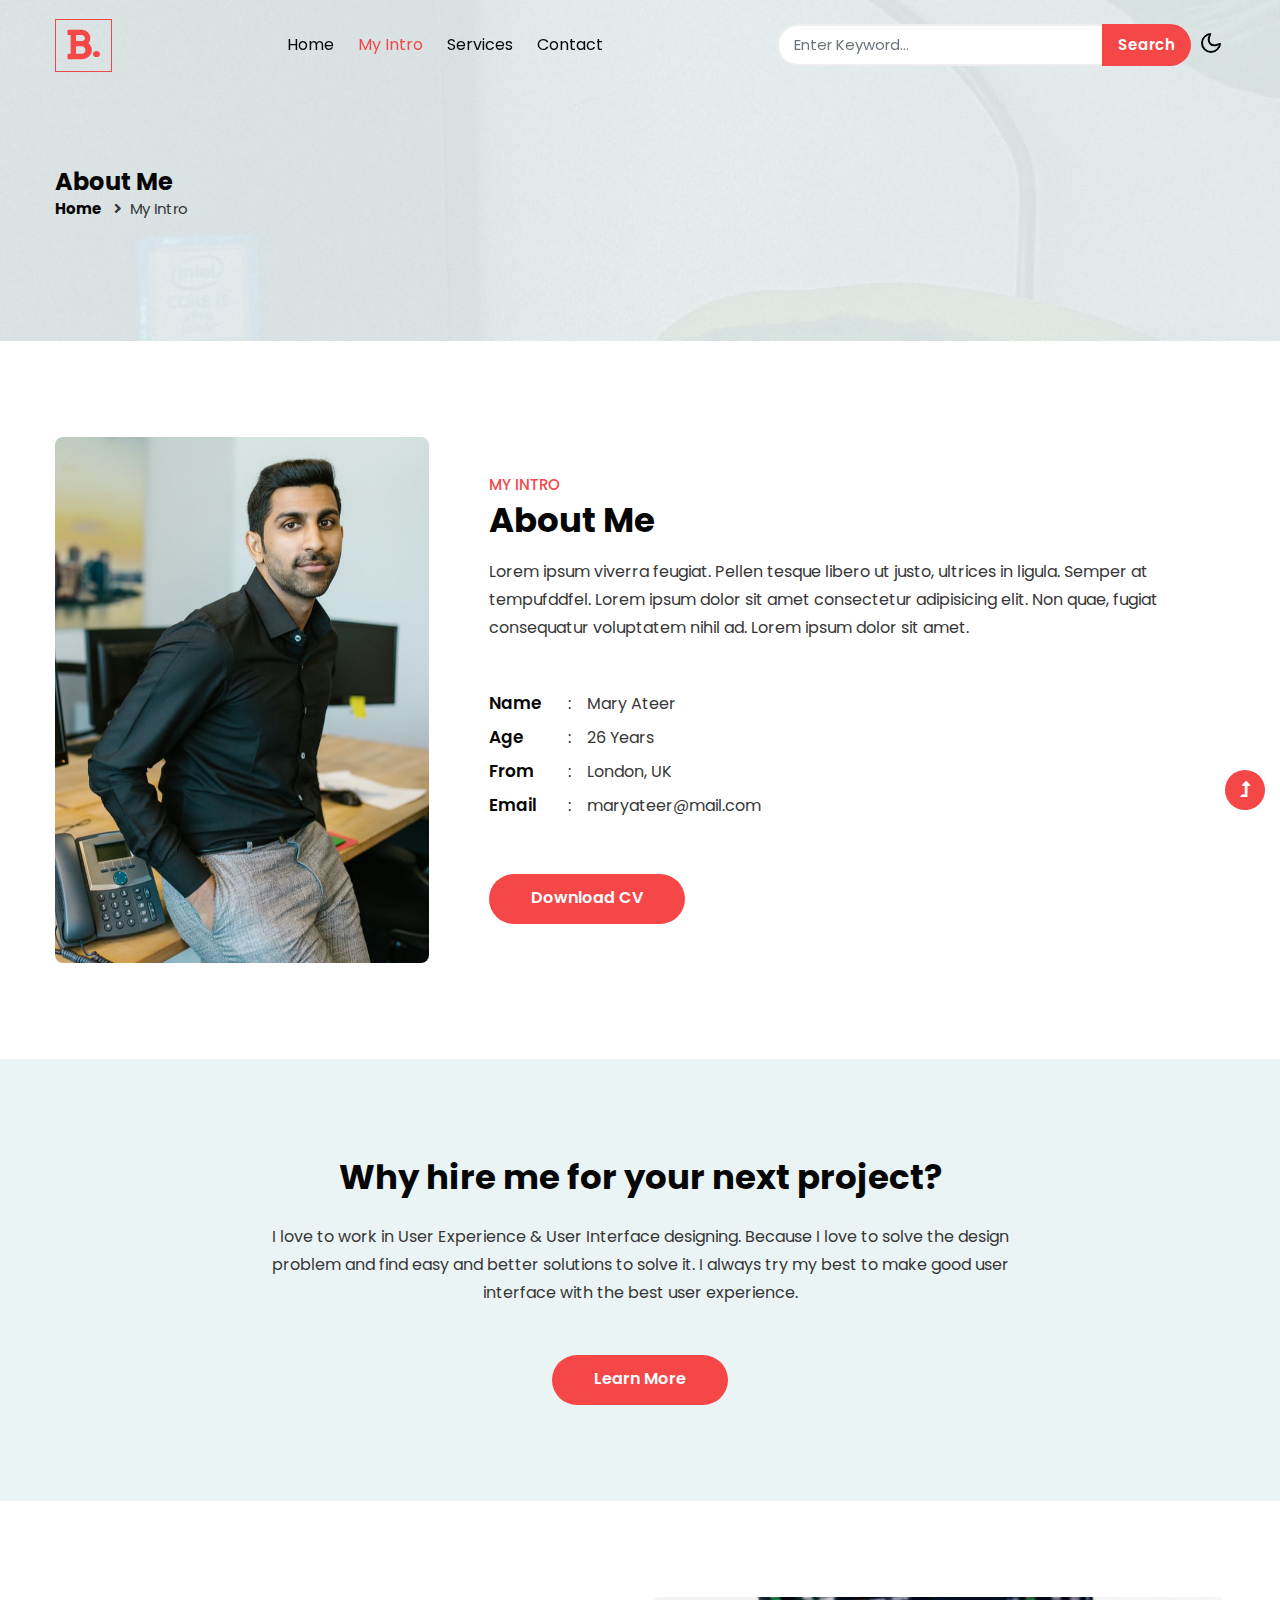
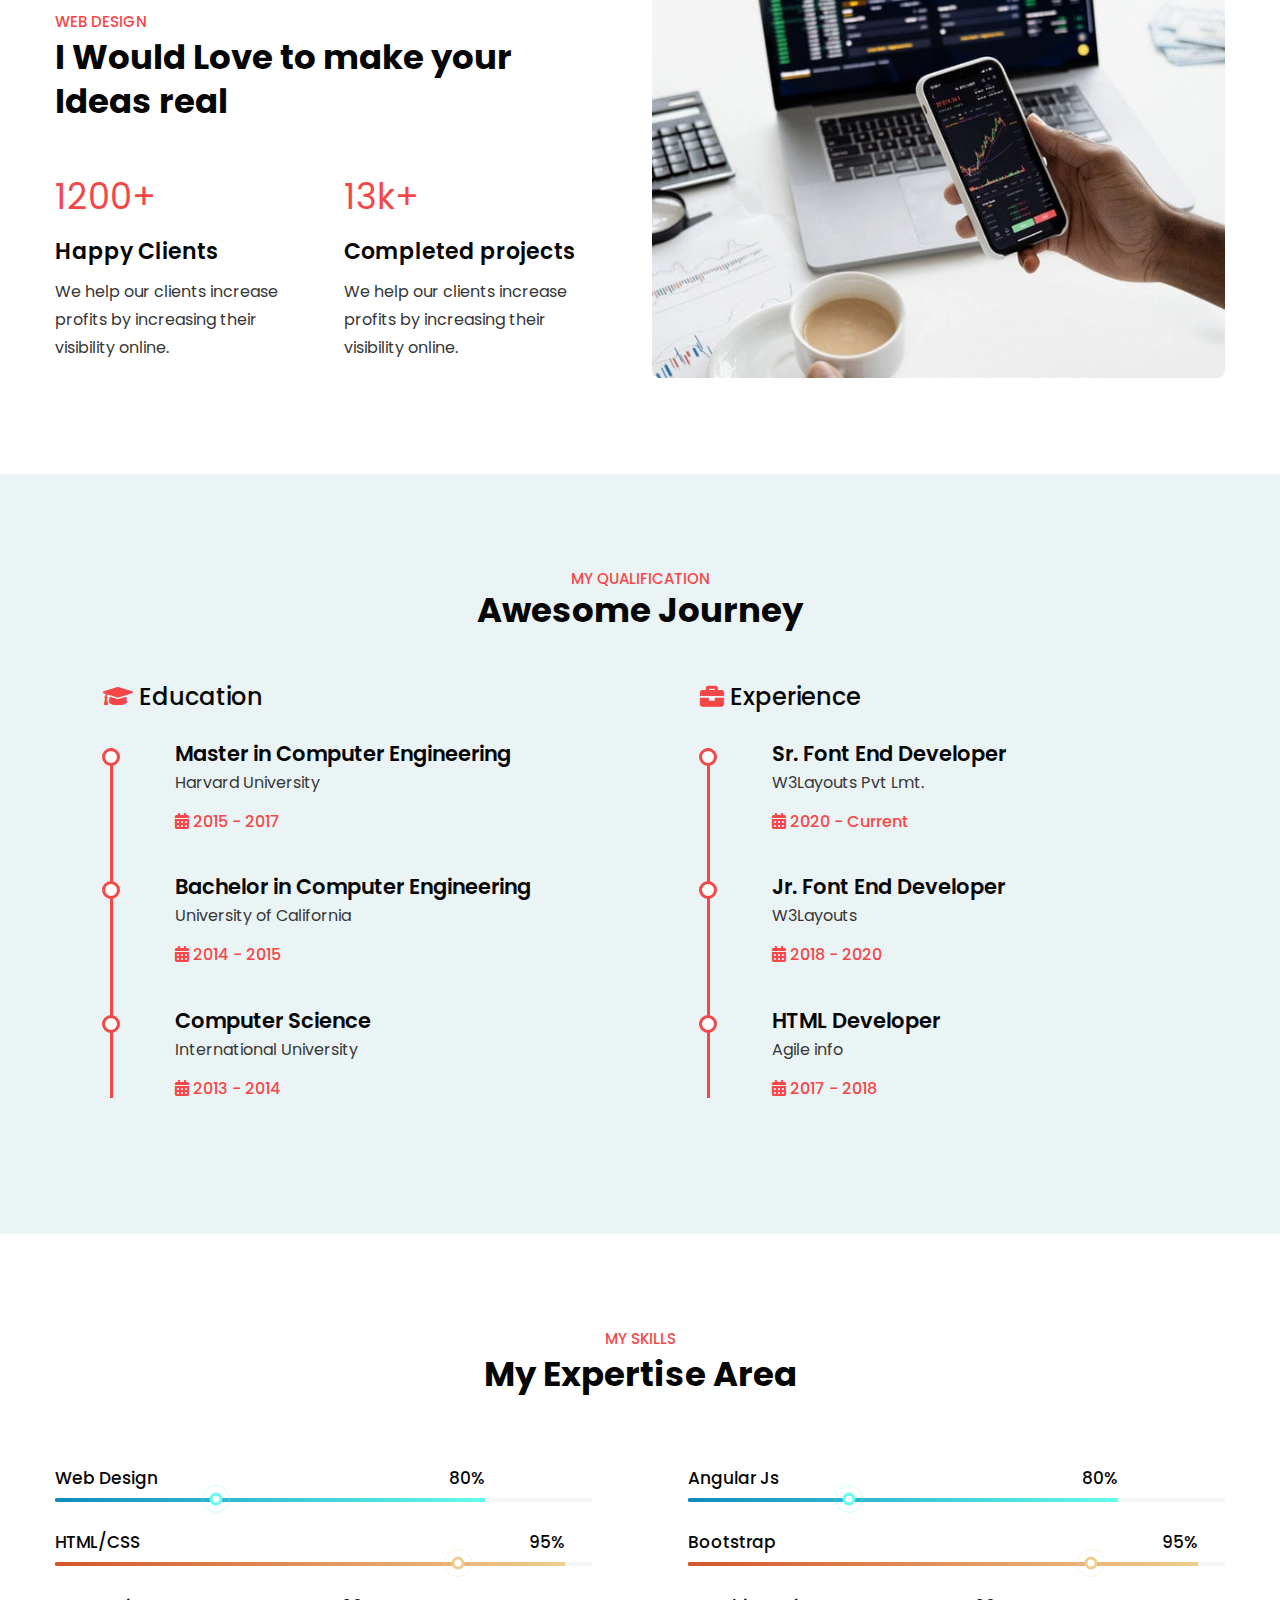
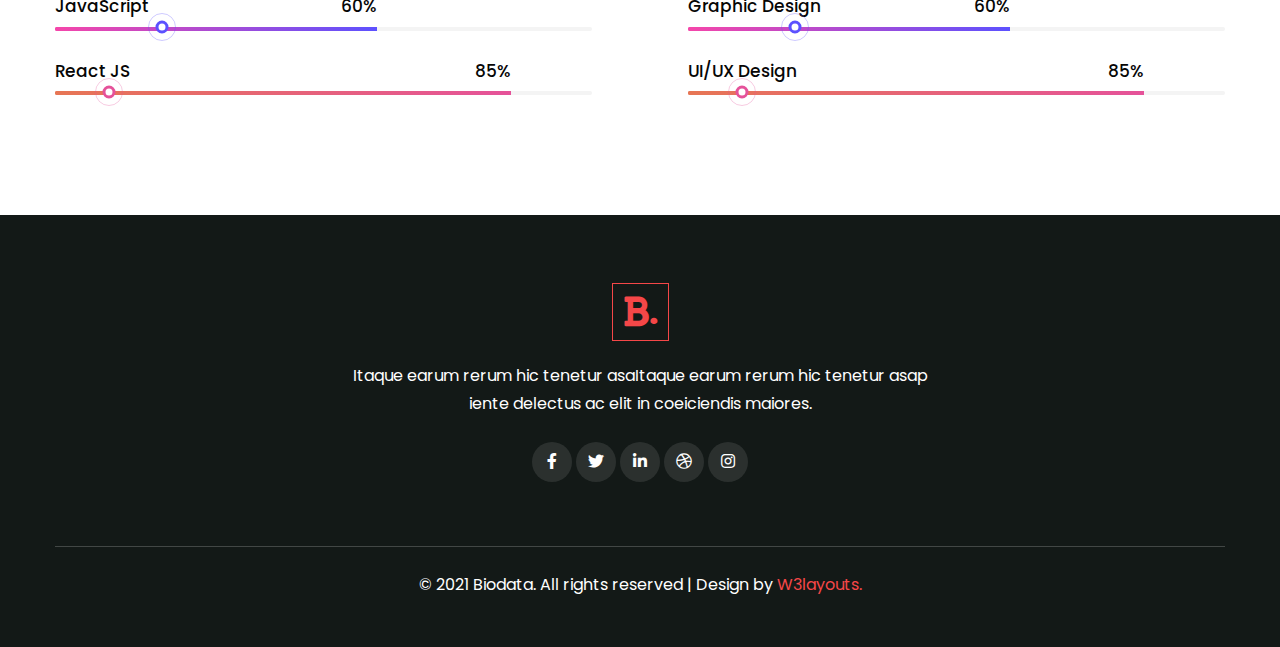
<file: about.html>
<!--
Author: W3layouts
Author URL: http://w3layouts.com
-->
<!doctype html>
<html lang="en">

<head>
    <!-- Required meta tags -->
    <meta charset="utf-8">
    <meta name="viewport" content="width=device-width, initial-scale=1">
    <title>Biodata - Personal Category Bootstrap Responsive Web Template - About : W3Layouts</title>
    <!-- google font -->
    <link href="//fonts.googleapis.com/css2?family=Poppins:wght@100;200;300;400;500;600;700;800;900&display=swap"
        rel="stylesheet">
    <!-- Template CSS Style link -->
    <link rel="stylesheet" href="assets/css/style-starter.css">
</head>

<body>
    <!-- header -->
    <header id="site-header" class="fixed-top">
        <div class="container">
            <nav class="navbar navbar-expand-lg navbar-light">
                <a class="navbar-brand" href="index.html">
                    <i class="fas fa-bold"></i>.
                </a>
                <button class="navbar-toggler collapsed" type="button" data-bs-toggle="collapse"
                    data-bs-target="#navbarScroll" aria-controls="navbarScroll" aria-expanded="false"
                    aria-label="Toggle navigation">
                    <span class="navbar-toggler-icon fa icon-expand fa-bars"></span>
                    <span class="navbar-toggler-icon fa icon-close fa-times"></span>
                </button>
                <div class="collapse navbar-collapse" id="navbarScroll">
                    <ul class="navbar-nav mx-auto my-2 my-lg-0 navbar-nav-scroll">
                        <li class="nav-item">
                            <a class="nav-link" aria-current="page" href="index.html">Home</a>
                        </li>
                        <li class="nav-item">
                            <a class="nav-link active" href="about.html">My Intro</a>
                        </li>
                        <li class="nav-item">
                            <a class="nav-link" href="services.html">Services</a>
                        </li>
                        <li class="nav-item">
                            <a class="nav-link" href="contact.html">Contact</a>
                        </li>
                    </ul>
                    <form action="#search" method="GET" class="d-flex search-header">
                        <input class="form-control" type="search" placeholder="Enter Keyword..." aria-label="Search"
                            required>
                        <button class="btn btn-style" type="submit">Search</button>
                    </form>
                </div>
                <!-- toggle switch for light and dark theme -->
                <div class="cont-ser-position">
                    <nav class="navigation">
                        <div class="theme-switch-wrapper">
                            <label class="theme-switch" for="checkbox">
                                <input type="checkbox" id="checkbox">
                                <div class="mode-container">
                                    <i class="gg-sun"></i>
                                    <i class="gg-moon"></i>
                                </div>
                            </label>
                        </div>
                    </nav>
                </div>
                <!-- //toggle switch for light and dark theme -->
            </nav>
        </div>
    </header>
    <!-- //header -->

    <!-- inner banner -->
    <section class="inner-banner py-5">
        <div class="w3l-breadcrumb py-lg-5">
            <div class="container pt-4 pb-sm-4">
                <h4 class="inner-text-title font-weight-bold pt-sm-5 pt-4">About Me</h4>
                <ul class="breadcrumbs-custom-path">
                    <li><a href="index.html">Home</a></li>
                    <li class="active"><i class="fas fa-angle-right mx-2"></i>My Intro</li>
                </ul>
            </div>
        </div>
    </section>
    <!-- //inner banner -->

    <!-- about section -->
    <section class="w3l-aboutblock1 py-5" id="about">
        <div class="container py-md-5 py-4">
            <div class="row align-items-center">
                <div class="col-lg-4">
                    <div class="position-relative">
                        <img src="assets/images/about.jpg" alt="" class="radius-image img-fluid">
                    </div>
                </div>
                <div class="col-lg-8 ps-lg-5 mt-lg-0 mt-5">
                    <h5 class="title-small mb-1">My Intro</h5>
                    <h3 class="title-style">About Me</h3>
                    <p class="mt-3">Lorem ipsum viverra feugiat. Pellen tesque libero ut justo,
                        ultrices in ligula. Semper at tempufddfel. Lorem ipsum dolor sit amet consectetur
                        adipisicing
                        elit. Non quae, fugiat consequatur voluptatem nihil ad. Lorem ipsum dolor sit amet.</p>
                    <div class="my-info mt-md-5 mt-4">
                        <ul class="single-info">
                            <li class="name-style">Name</li>
                            <li>:</li>
                            <li>
                                <p>Mary Ateer</p>
                            </li>
                        </ul>
                        <ul class="single-info">
                            <li class="name-style">Age</li>
                            <li>:</li>
                            <li>
                                <p>26 Years</p>
                            </li>
                        </ul>
                        <ul class="single-info">
                            <li class="name-style">From</li>
                            <li>:</li>
                            <li>
                                <p>London, UK</p>
                            </li>
                        </ul>
                        <ul class="single-info">
                            <li class="name-style">Email</li>
                            <li>:</li>
                            <li>
                                <p><a href="mailto:maryateer@mail.com">maryateer@mail.com</a></p>
                            </li>
                        </ul>
                    </div>
                    <a href="#download" class="btn btn-style mt-5">Download CV</a>
                </div>
            </div>
        </div>
    </section>
    <!-- //about section -->

    <!-- text with button -->
    <section class="w3l-timeline-1 text-center py-5">
        <div class="container py-lg-5 py-4">
            <div class="mx-auto" style="max-width:800px">
                <h3 class="title-style mb-4">Why hire me for your next project?</h3>
                <p>I love to work in User Experience & User Interface designing. Because I love to solve the design
                    problem
                    and find easy and better solutions to solve it. I always try my best to make good user interface
                    with
                    the best user experience.</p>
                <a href="services.html" class="btn btn-style mt-5">Learn More</a>
            </div>
        </div>
    </section>
    <!-- //text with button -->

    <!-- about2 section -->
    <section class="w3l-about2 py-5">
        <div class="container py-lg-5 py-md-4 py-2">
            <div class="row align-items-center">
                <div class="col-lg-6 pe-lg-5">
                    <h5 class="title-small mb-1">Web Design</h5>
                    <h3 class="title-style">I Would Love to make your Ideas real</h3>
                    <div class="cwp23-text-cols mt-lg-5 mt-4">
                        <div class="column">
                            <span>1200+</span>
                            <h4>Happy Clients</h4>
                            <p>We help our clients increase profits by increasing their visibility online.</p>
                        </div>
                        <div class="column">
                            <span>13k+</span>
                            <h4>Completed projects </h4>
                            <p>We help our clients increase profits by increasing their visibility online. </p>
                        </div>

                    </div>
                </div>
                <div class="col-lg-6 cwp23-text align-self mt-lg-0 mt-5">
                    <img src="assets/images/blog5.jpg" alt="" class="radius-image img-fluid">
                </div>
            </div>
        </div>
    </section>
    <!-- //about2 section -->

    <!-- qualification section -->
    <section class="w3l-timeline-1 py-5">
        <div class="container py-lg-5 py-4">
            <div class="title-heading-w3 text-center mb-sm-5 mb-4">
                <h5 class="title-small">My Qualification</h5>
                <h3 class="title-style">Awesome Journey</h3>
            </div>
            <div class="row">
                <div class="col-lg-6">
                    <h5 class="sub-title-timeline"><i class="fas fa-graduation-cap"></i> Education</h5>
                    <div class="timeline">
                        <div class="column">
                            <div class="title">
                                <h2>Master in Computer Engineering</h2>
                            </div>
                            <div class="description">
                                <p>Harvard University</p>
                                <h6><i class="fas fa-calendar-alt"></i> 2015 - 2017</h6>
                            </div>
                        </div>
                        <div class="column">
                            <div class="title">
                                <h2>Bachelor in Computer Engineering</h2>
                            </div>
                            <div class="description">
                                <p>University of California</p>
                                <h6><i class="fas fa-calendar-alt"></i> 2014 - 2015</h6>
                            </div>
                        </div>
                        <div class="column">
                            <div class="title">
                                <h2>Computer Science</h2>
                            </div>
                            <div class="description">
                                <p>International University</p>
                                <h6><i class="fas fa-calendar-alt"></i> 2013 - 2014</h6>
                            </div>
                        </div>
                    </div>
                </div>

                <div class="col-lg-6 mt-lg-0 mt-4">
                    <h5 class="sub-title-timeline"><i class="fas fa-briefcase"></i> Experience</h5>
                    <div class="timeline">
                        <div class="column">
                            <div class="title">
                                <h2>Sr. Font End Developer</h2>
                            </div>
                            <div class="description">
                                <p>W3Layouts Pvt Lmt.</p>
                                <h6><i class="fas fa-calendar-alt"></i> 2020 - Current</h6>
                            </div>
                        </div>
                        <div class="column">
                            <div class="title">
                                <h2>Jr. Font End Developer</h2>
                            </div>
                            <div class="description">
                                <p>W3Layouts</p>
                                <h6><i class="fas fa-calendar-alt"></i> 2018 - 2020</h6>
                            </div>
                        </div>
                        <div class="column">
                            <div class="title">
                                <h2>HTML Developer</h2>
                            </div>
                            <div class="description">
                                <p>Agile info</p>
                                <h6><i class="fas fa-calendar-alt"></i> 2017 - 2018</h6>
                            </div>
                        </div>
                    </div>
                </div>
            </div>
        </div>
    </section>
    <!-- //qualification section -->

    <!-- skills section -->
    <section class="w3l-progress py-5" id="progress">
        <div class="container py-md-5 py-4">
            <div class="title-heading-w3 text-center mb-sm-5 mb-4">
                <h5 class="title-small mb-1">My Skills</h5>
                <h3 class="title-style">My Expertise Area</h3>
            </div>
            <div class="row py-lg-4">
                <div class="col-lg-6 pe-lg-5">
                    <div class="progress-info info1">
                        <h6 class="progress-tittle">Web Design <span class="">80%</span></h6>
                        <div class="progress">
                            <div class="progress-bar progress-bar-striped gradient-1" role="progressbar"
                                style="width: 80%" aria-valuenow="90" aria-valuemin="0" aria-valuemax="100">
                            </div>
                        </div>
                    </div>
                    <div class="progress-info info2">
                        <h6 class="progress-tittle">HTML/CSS <span class="">95%</span>
                        </h6>
                        <div class="progress">
                            <div class="progress-bar progress-bar-striped gradient-2" role="progressbar"
                                style="width: 95%" aria-valuenow="95" aria-valuemin="0" aria-valuemax="100">
                            </div>
                        </div>
                    </div>
                    <div class="progress-info info3">
                        <h6 class="progress-tittle">JavaScript <span class="">60%</span></h6>
                        <div class="progress">
                            <div class="progress-bar progress-bar-striped gradient-3" role="progressbar"
                                style="width: 60%" aria-valuenow="95" aria-valuemin="0" aria-valuemax="100">
                            </div>
                        </div>
                    </div>
                    <div class="progress-info info4 mb-0">
                        <h6 class="progress-tittle">React JS <span class="">85%</span></h6>
                        <div class="progress">
                            <div class="progress-bar progress-bar-striped gradient-4" role="progressbar"
                                style="width: 85%" aria-valuenow="95" aria-valuemin="0" aria-valuemax="100">
                            </div>
                        </div>
                    </div>
                </div>
                <div class="col-lg-6 ps-lg-5 mt-lg-0 mt-5">
                    <div class="progress-info info1">
                        <h6 class="progress-tittle">Angular Js <span class="">80%</span></h6>
                        <div class="progress">
                            <div class="progress-bar progress-bar-striped gradient-1" role="progressbar"
                                style="width: 80%" aria-valuenow="90" aria-valuemin="0" aria-valuemax="100">
                            </div>
                        </div>
                    </div>
                    <div class="progress-info info2">
                        <h6 class="progress-tittle">Bootstrap <span class="">95%</span>
                        </h6>
                        <div class="progress">
                            <div class="progress-bar progress-bar-striped gradient-2" role="progressbar"
                                style="width: 95%" aria-valuenow="95" aria-valuemin="0" aria-valuemax="100">
                            </div>
                        </div>
                    </div>
                    <div class="progress-info info3">
                        <h6 class="progress-tittle">Graphic Design <span class="">60%</span></h6>
                        <div class="progress">
                            <div class="progress-bar progress-bar-striped gradient-3" role="progressbar"
                                style="width: 60%" aria-valuenow="95" aria-valuemin="0" aria-valuemax="100">
                            </div>
                        </div>
                    </div>
                    <div class="progress-info info4 mb-0">
                        <h6 class="progress-tittle">UI/UX Design <span class="">85%</span></h6>
                        <div class="progress">
                            <div class="progress-bar progress-bar-striped gradient-4" role="progressbar"
                                style="width: 85%" aria-valuenow="95" aria-valuemin="0" aria-valuemax="100">
                            </div>
                        </div>
                    </div>
                </div>
            </div>
        </div>
    </section>
    <!-- //skills section -->

    <!-- footer -->
    <footer class="footer-w3ls text-center py-5">
        <div class="container pt-4">
            <div class="mx-auto" style="max-width:600px;">
                <a href="index.html" class="footer-logo py-1">
                    <i class="fas fa-bold"></i>.
                </a>
                <p class="mt-4 text-white">Itaque earum rerum hic tenetur asaItaque
                    earum rerum hic tenetur asap iente delectus ac elit in
                    coeiciendis maiores.</p>
                <div class="social-icons-main mt-4 pb-3">
                    <ul class="social-icons3">
                        <li>
                            <a href="#facebook">
                                <i class="fab fa-facebook-f"></i>
                            </a>
                        </li>
                        <li>
                            <a href="#twitter">
                                <i class="fab fa-twitter"></i>
                            </a>
                        </li>
                        <li>
                            <a href="#linkedinin">
                                <i class="fab fa-linkedin-in"></i>
                            </a>
                        </li>
                        <li>
                            <a href="#dribbble">
                                <i class="fab fa-dribbble"></i>
                            </a>
                        </li>
                        <li>
                            <a href="#instagram">
                                <i class="fab fa-instagram"></i>
                            </a>
                        </li>
                    </ul>
                </div>
            </div>
            <!-- copyright -->
            <p class="copy-right-w3 text-white mt-5 pt-4">© 2021 Biodata. All rights reserved | Design by
                <a href="http://w3layouts.com" target="_blank"> W3layouts.</a>
            </p>
        </div>
    </footer>
    <!-- //footer -->

    <!-- Js scripts -->
    <!-- move top -->
    <button onclick="topFunction()" id="movetop" title="Go to top">
        <span class="fas fa-level-up-alt" aria-hidden="true"></span>
    </button>
    <script>
        // When the user scrolls down 20px from the top of the document, show the button
        window.onscroll = function () {
            scrollFunction()
        };

        function scrollFunction() {
            if (document.body.scrollTop > 20 || document.documentElement.scrollTop > 20) {
                document.getElementById("movetop").style.display = "block";
            } else {
                document.getElementById("movetop").style.display = "none";
            }
        }

        // When the user clicks on the button, scroll to the top of the document
        function topFunction() {
            document.body.scrollTop = 0;
            document.documentElement.scrollTop = 0;
        }
    </script>
    <!-- //move top -->

    <!-- common jquery plugin -->
    <script src="assets/js/jquery-3.3.1.min.js"></script>
    <!-- //common jquery plugin -->

    <!-- theme switch js (light and dark)-->
    <script src="assets/js/theme-change.js"></script>
    <!-- //theme switch js (light and dark)-->

    <!-- MENU-JS -->
    <script>
        $(window).on("scroll", function () {
            var scroll = $(window).scrollTop();

            if (scroll >= 80) {
                $("#site-header").addClass("nav-fixed");
            } else {
                $("#site-header").removeClass("nav-fixed");
            }
        });

        //Main navigation Active Class Add Remove
        $(".navbar-toggler").on("click", function () {
            $("header").toggleClass("active");
        });
        $(document).on("ready", function () {
            if ($(window).width() > 991) {
                $("header").removeClass("active");
            }
            $(window).on("resize", function () {
                if ($(window).width() > 991) {
                    $("header").removeClass("active");
                }
            });
        });
    </script>
    <!-- //MENU-JS -->

    <!-- disable body scroll which navbar is in active -->
    <script>
        $(function () {
            $('.navbar-toggler').click(function () {
                $('body').toggleClass('noscroll');
            })
        });
    </script>
    <!-- //disable body scroll which navbar is in active -->

    <!-- bootstrap -->
    <script src="assets/js/bootstrap.min.js"></script>
    <!-- //bootstrap -->
    <!-- //Js scripts -->
</body>

</html>
</file>
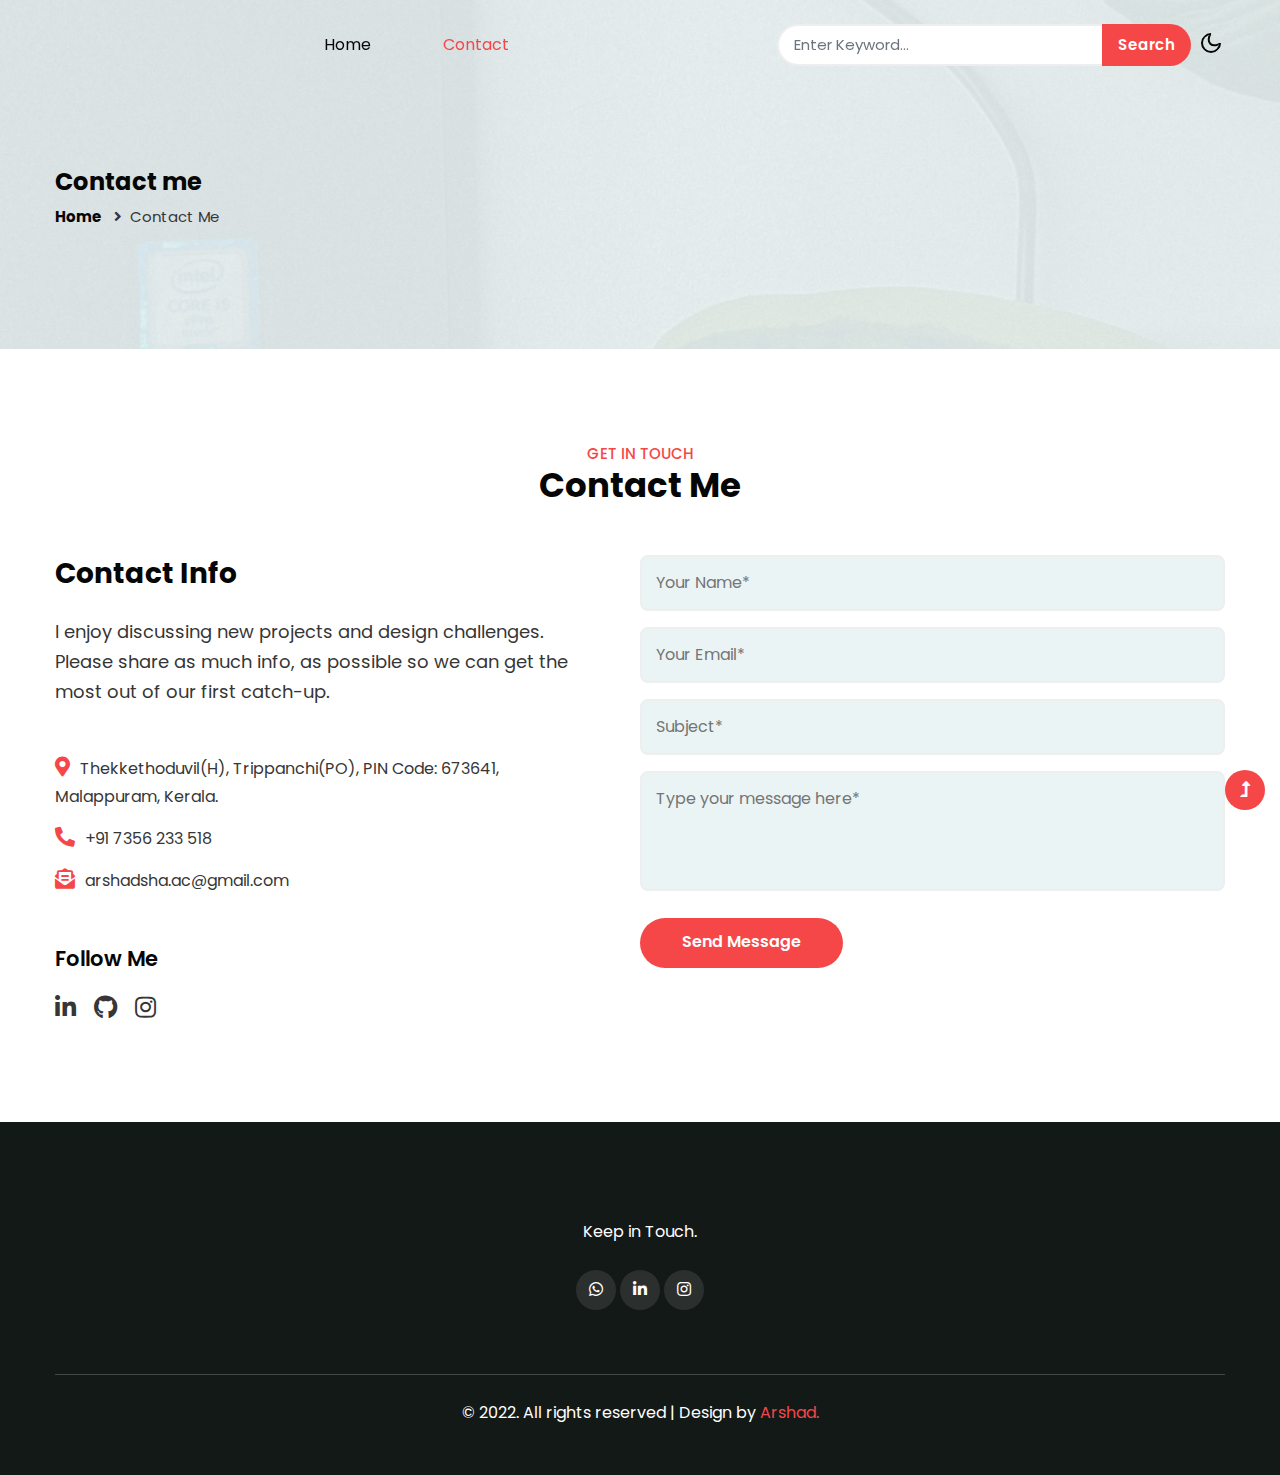
<file: contact.html>
<!doctype html>
<html lang="en">

<head>
    <!-- Required meta tags -->
    <meta charset="utf-8">
    <meta name="viewport" content="width=device-width, initial-scale=1">
    <script src="https://code.jquery.com/jquery-3.6.3.js" integrity="sha256-nQLuAZGRRcILA+6dMBOvcRh5Pe310sBpanc6+QBmyVM=" crossorigin="anonymous"></script>
    
    <title>Muhammed Arshad</title>
    <!-- google font -->
    <link href="//fonts.googleapis.com/css2?family=Poppins:wght@100;200;300;400;500;600;700;800;900&display=swap"
        rel="stylesheet">
    <!-- Template CSS Style link -->
    <link rel="stylesheet" href="assets/css/style-starter.css">
    
</head>

<body>
    <!-- header -->
    <header id="site-header" class="fixed-top">
        <div class="container">
            <nav class="navbar navbar-expand-lg navbar-light">
                <!-- <a class="navbar-brand" href="index.html">
                    <i class="fa">Nis</i>.
                </a> -->
                <button class="navbar-toggler collapsed" type="button" data-bs-toggle="collapse"
                    data-bs-target="#navbarScroll" aria-controls="navbarScroll" aria-expanded="false"
                    aria-label="Toggle navigation">
                    <span class="navbar-toggler-icon fa icon-expand fa-bars"></span>
                    <span class="navbar-toggler-icon fa icon-close fa-times"></span>
                </button>
                <div class="collapse navbar-collapse" id="navbarScroll">
                    <ul class="navbar-nav mx-auto my-2 my-lg-0 navbar-nav-scroll">
                        <li class="nav-item">
                            <a class="nav-link" aria-current="page" href="index.html">Home</a>
                        </li>
                        <li class="nav-item">
                            <a class="nav-link" href="about.html"><!--My Intro--></a>
                        </li>
                        <li class="nav-item">
                            <a class="nav-link" href="services.html"><!--Services--></a>
                        </li>
                        <li class="nav-item">
                            <a class="nav-link active" href="contact.html">Contact</a>
                        </li>
                    </ul>
                    <form action="#search" method="GET" class="d-flex search-header">
                        <input class="form-control" type="search" placeholder="Enter Keyword..." aria-label="Search"
                            required>
                        <button class="btn btn-style" type="submit">Search</button>
                    </form>
                </div>
                <!-- toggle switch for light and dark theme -->
                <div class="cont-ser-position">
                    <nav class="navigation">
                        <div class="theme-switch-wrapper">
                            <label class="theme-switch" for="checkbox">
                                <input type="checkbox" id="checkbox">
                                <div class="mode-container">
                                    <i class="gg-sun"></i>
                                    <i class="gg-moon"></i>
                                </div>
                            </label>
                        </div>
                    </nav>
                </div>
                <!-- //toggle switch for light and dark theme -->
            </nav>
        </div>
    </header>
    <!-- //header -->

    <!-- inner banner -->
    <section class="inner-banner py-5">
        <div class="w3l-breadcrumb py-lg-5">
            <div class="container pt-4 pb-sm-4">
                <h4 class="inner-text-title pt-sm-5 pt-4">Contact me</h4>
                <ul class="breadcrumbs-custom-path mt-2">
                    <li><a href="index.html">Home</a></li>
                    <li class="active"><i class="fas fa-angle-right mx-2"></i>Contact me</li>
                </ul>
            </div>
        </div>
    </section>
    <!-- //inner banner -->

    <!-- contact -->
    <section class="w3l-contact py-5" id="contact">
        <div class="container py-lg-5 py-4">
            <div class="title-heading-w3 text-center mb-sm-5 mb-4">
                <h5 class="title-small">Get In Touch</h5>
                <h3 class="title-style">Contact Me</h3>
            </div>
            <div class="row contact-block">
                <div class="col-md-6 contact-left pe-lg-5">
                    <h3 class="mb-sm-4 mb-3">Contact Info</h3>
                    <p class="cont-para mb-sm-5 mb-4">I enjoy discussing new projects and design challenges. Please
                        share as
                        much info, as possible so
                        we can get the most out of our first catch-up.</p>
                    <div class="cont-details">
                        <p><i class="fas fa-map-marker-alt"></i>Thekkethoduvil(H), Trippanchi(PO), PIN Code: 673641, Malappuram, Kerala.</p>
                        <p><i class="fas fa-phone-alt"></i><a href="tel:+917356233518">+91 7356 233 518</a></p>
                        <p><i class="fas fa-envelope-open-text"></i><a href="mailto:arshadsha.ac@gmail.com"
                                class="mail">arshadsha.ac@gmail.com
                            </a></p>
                    </div>
                    <h4 class="mb-3 mt-5">Follow Me</h4>
                    <ul class="social-icons-contact">
                        <!--<li>
                            <a href="#twitter">
                                <i class="fab fa-twitter"></i>
                            </a>
                        </li>-->
                        
                        <li>
                            <a href="https://www.linkedin.com/in/muhammed-arshad-b27206244">
                                <i class="fab fa-linkedin-in"></i>
                            </a>
                        </li>
                        <li>
                            <a href="https://github.com/Muhd-arshad">
                                <i class="fab fa-github"></i>
                            </a>
                        </li>
                        <li>
                            <a href="https://www.instagram.com/muhd_arshad_n/?igshid=YmMyMTA2M2Y%3D">
                                <i class="fab fa-instagram"></i>
                            </a>
                        </li>
                    </ul>
                </div>
                <div class="col-md-6 contact-right mt-md-0 mt-5 ps-lg-0">
                    <form id="submit-form"  action="" >
                        <div class="input-grids">
                            <input type="text" name="name" id="w3lName" placeholder="Your Name*"
                                class="contact-input" pattern="^[a-zA-Z]+(([',. -][a-zA-Z ])?[a-zA-Z])$" required type="text" />
                            <input type="email" name="email" id="w3lSender" placeholder="Your Email*"
                                class="contact-input" required="" />
                            <input type="text" name="subject" id="w3lSubect" placeholder="Subject*"
                                class="contact-input" pattern="^[a-zA-Z]+(([',. -][a-zA-Z ])?[a-zA-Z])$" required type="text" />
                            <!-- <input type="text" name="w3lWebsite" id="w3lWebsite" placeholder="Website URL*"
                                class="contact-input" required="" /> -->
                        </div>
                        <div class="form-input">
                            <textarea name="message" id="w3lMessage" placeholder="Type your message here*"
                                required=""></textarea>
                        </div>
                        <button type="submit" class="btn btn-style">Send Message</button>
                    </form>
                </div>
            </div>
        </div>
    </section>
    <!-- map -->
    <!--<div class="map-iframe">
        <iframe
            src="https://www.google.com/maps/embed?pb=!1m18!1m12!1m3!1d317718.69319292053!2d-0.3817765050863085!3d51.528307984912544!2m3!1f0!2f0!3f0!3m2!1i1024!2i768!4f13.1!3m3!1m2!1s0x47d8a00baf21de75%3A0x52963a5addd52a99!2sLondon%2C+UK!5e0!3m2!1sen!2spl!4v1562654563739!5m2!1sen!2spl"
            width="100%" height="400" frameborder="0" style="border: 0px;" allowfullscreen=""></iframe>
    </div>-->
    <!-- //contact -->

    <!-- footer -->
    <footer class="footer-w3ls text-center py-5">
        <div class="container pt-4">
            <div class="mx-auto" style="max-width:600px;">
                <!-- <a href="index.html" class="footer-logo py-1">
                    <i class="fas">nis</i>.
                </a> -->
                <p class="mt-4 text-white">Keep in Touch.</p>
                <div class="social-icons-main mt-4 pb-3">
                    <ul class="social-icons3">
                       
                        <li>
                            <a href="https://wa.me/+917356233518">
                                <i class="fab fa-whatsapp"></i>
                            </a>
                        </li>
                        <li>
                            <a href="https://www.linkedin.com/in/muhammed-arshad-b27206244">
                                <i class="fab fa-linkedin-in"></i>
                            </a>
                        </li>
                        
                        <li>
                            <a href="https://www.instagram.com/muhd_arshad_n/?igshid=YmMyMTA2M2Y%3D">
                                <i class="fab fa-instagram"></i>
                            </a>
                        </li>
                    </ul>
                </div>
            </div>
            <!-- copyright -->
            <p class="copy-right-w3 text-white mt-5 pt-4">© 2022. All rights reserved | Design by
                <a href="https://www.instagram.com/muhd_arshad_n/?igshid=YmMyMTA2M2Y%3D" target="_blank"> Arshad.</a>
            </p>
        </div>
    </footer>
    <!-- //footer -->

    <!-- Js scripts -->
    <!-- move top -->
    <button onclick="topFunction()" id="movetop" title="Go to top">
        <span class="fas fa-level-up-alt" aria-hidden="true"></span>
    </button>
    <script>
        // When the user scrolls down 20px from the top of the document, show the button
        window.onscroll = function () {
            scrollFunction()
        };

        function scrollFunction() {
            if (document.body.scrollTop > 20 || document.documentElement.scrollTop > 20) {
                document.getElementById("movetop").style.display = "block";
            } else {
                document.getElementById("movetop").style.display = "none";
            }
        }

        // When the user clicks on the button, scroll to the top of the document
        function topFunction() {
            document.body.scrollTop = 0;
            document.documentElement.scrollTop = 0;
        }
    </script>
    <!-- //move top -->

    <!-- common jquery plugin -->
    <script src="assets/js/jquery-3.3.1.min.js"></script>
    <!-- //common jquery plugin -->

    <!-- theme switch js (light and dark)-->
    <script src="assets/js/theme-change.js"></script>
    <!-- //theme switch js (light and dark)-->

    <!-- MENU-JS -->
    <script>
        $(window).on("scroll", function () {
            var scroll = $(window).scrollTop();

            if (scroll >= 80) {
                $("#site-header").addClass("nav-fixed");
            } else {
                $("#site-header").removeClass("nav-fixed");
            }
        });

        //Main navigation Active Class Add Remove
        $(".navbar-toggler").on("click", function () {
            $("header").toggleClass("active");
        });
        $(document).on("ready", function () {
            if ($(window).width() > 991) {
                $("header").removeClass("active");
            }
            $(window).on("resize", function () {
                if ($(window).width() > 991) {
                    $("header").removeClass("active");
                }
            });
        });
    </script>
    <!-- //MENU-JS -->

    <!-- disable body scroll which navbar is in active -->
    <script>
        $(function () {
            $('.navbar-toggler').click(function () {
                $('body').toggleClass('noscroll');
            })
        });
    </script>
    <!-- //disable body scroll which navbar is in active -->

    <!-- bootstrap -->
    <script src="assets/js/bootstrap.min.js"></script>
    <!-- //bootstrap -->
    <!-- //Js scripts -->


    <!--Email Script-->
    <script src="https://ajax.googleapis.com/ajax/libs/jquery/3.5.1/jquery.min.js"></script>
    <script>
        $("#submit-form").submit((e)=>{
            e.preventDefault()
            $.ajax({
                url:"https://script.google.com/macros/s/AKfycby_j9zgKbJ5rVEvzhMxgb1n7uPb8RIwRaSVvTOiopKp-4jlmTTgTS-mQYXfxeC0UTkG/exec",
                data:$("#submit-form").serialize(),
                method:"post",
                success:function (response){
                    alert("Form submitted successfully")
                    window.location.reload()
                    //window.location.href="https://google.com"
                },
                error:function (err){
                    alert("Something Error")
    
                }
            })
        })
    </script>
</body>

</html>
</file>
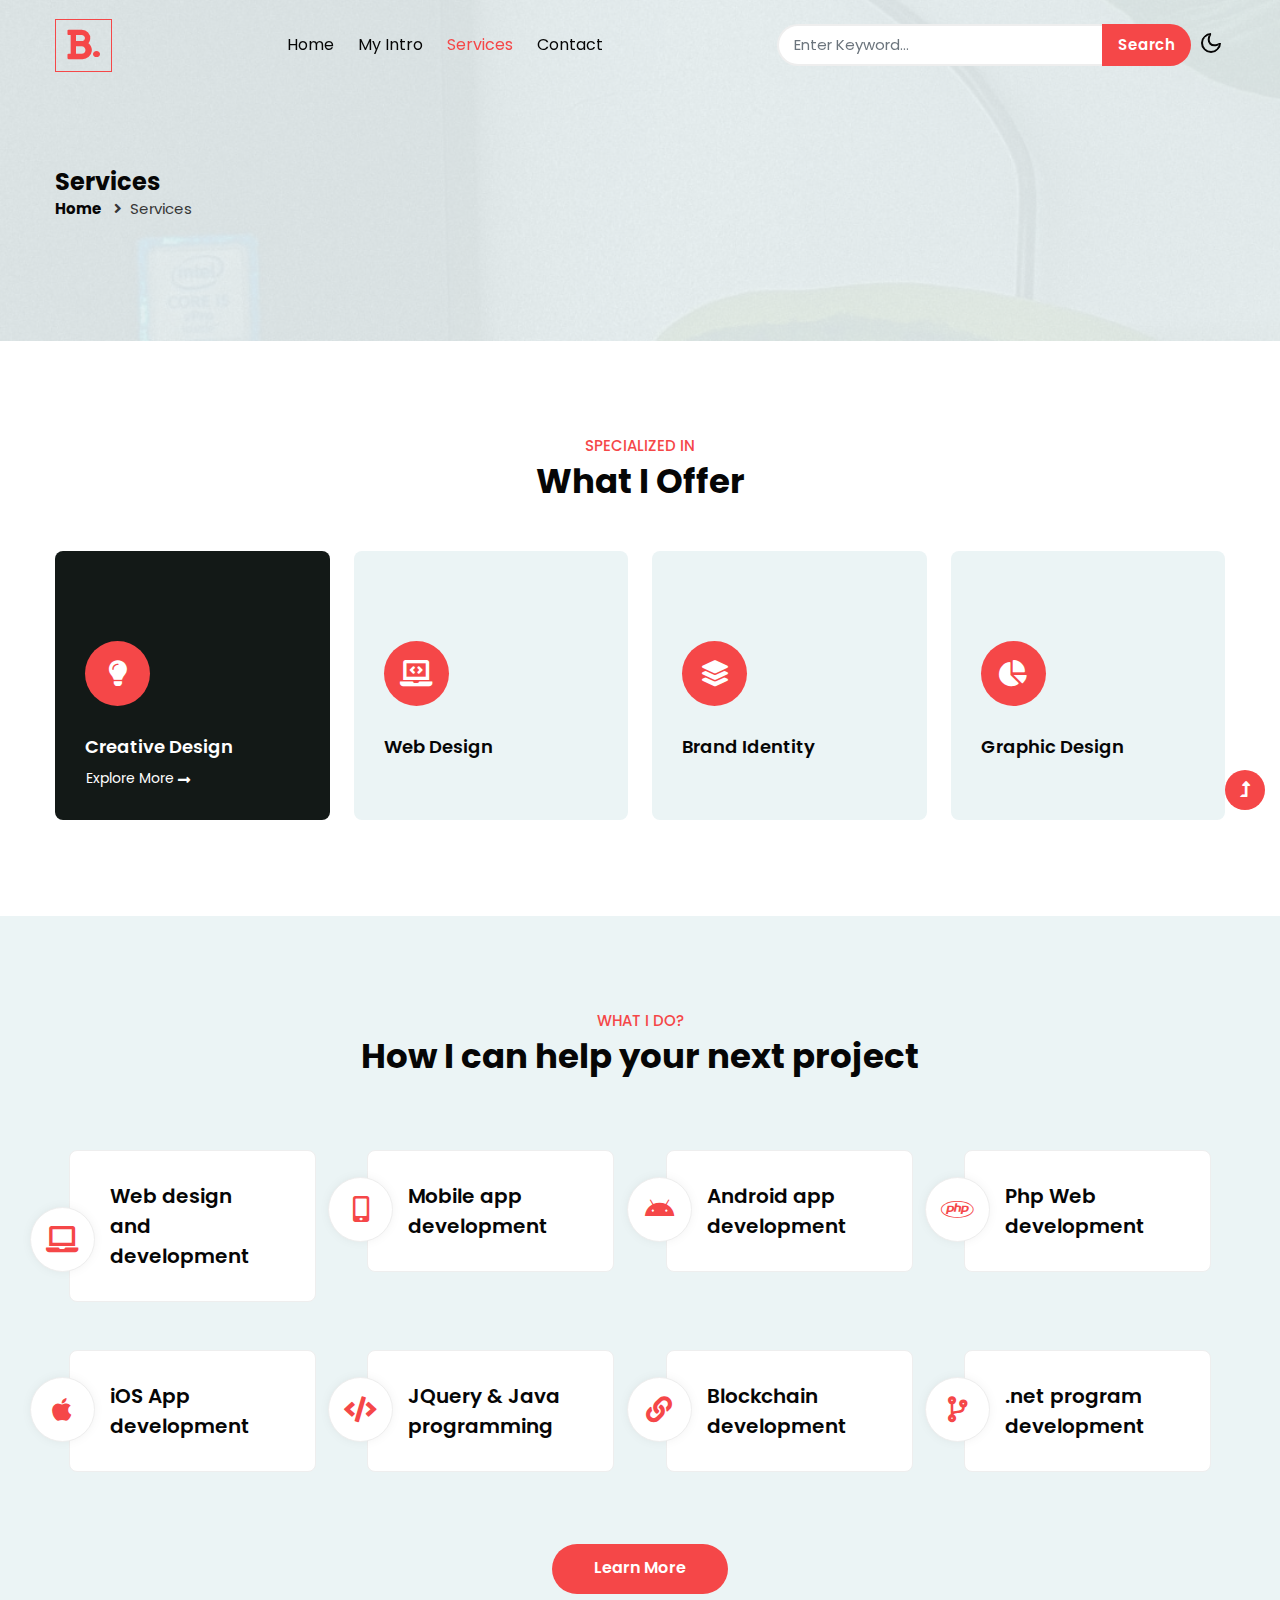
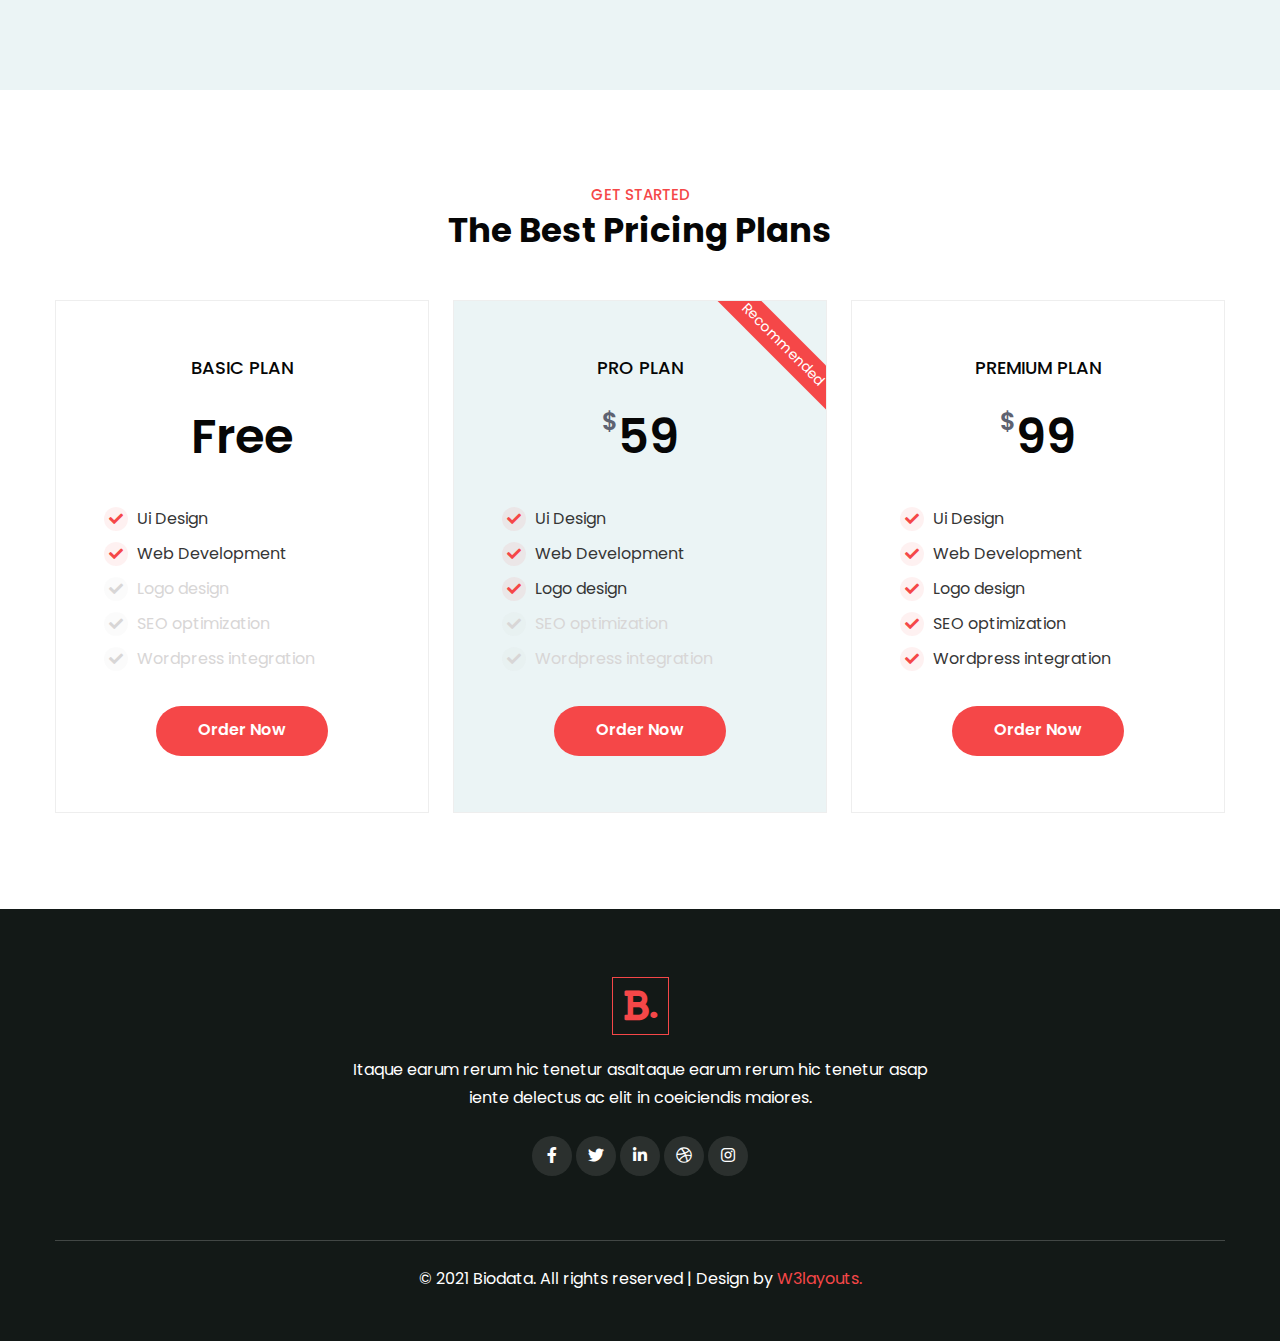
<file: services.html>
<!--
Author: W3layouts
Author URL: http://w3layouts.com
-->
<!doctype html>
<html lang="en">

<head>
    <!-- Required meta tags -->
    <meta charset="utf-8">
    <meta name="viewport" content="width=device-width, initial-scale=1">
    <title>Biodata - Personal Category Bootstrap Responsive Web Template - Services : W3Layouts</title>
    <!-- google font -->
    <link href="//fonts.googleapis.com/css2?family=Poppins:wght@100;200;300;400;500;600;700;800;900&display=swap"
        rel="stylesheet">
    <!-- Template CSS Style link -->
    <link rel="stylesheet" href="assets/css/style-starter.css">
</head>

<body>
    <!-- header -->
    <header id="site-header" class="fixed-top">
        <div class="container">
            <nav class="navbar navbar-expand-lg navbar-light">
                <a class="navbar-brand" href="index.html">
                    <i class="fas fa-bold"></i>.
                </a>
                <button class="navbar-toggler collapsed" type="button" data-bs-toggle="collapse"
                    data-bs-target="#navbarScroll" aria-controls="navbarScroll" aria-expanded="false"
                    aria-label="Toggle navigation">
                    <span class="navbar-toggler-icon fa icon-expand fa-bars"></span>
                    <span class="navbar-toggler-icon fa icon-close fa-times"></span>
                </button>
                <div class="collapse navbar-collapse" id="navbarScroll">
                    <ul class="navbar-nav mx-auto my-2 my-lg-0 navbar-nav-scroll">
                        <li class="nav-item">
                            <a class="nav-link" aria-current="page" href="index.html">Home</a>
                        </li>
                        <li class="nav-item">
                            <a class="nav-link" href="about.html">My Intro</a>
                        </li>
                        <li class="nav-item">
                            <a class="nav-link active" href="services.html">Services</a>
                        </li>
                        <li class="nav-item">
                            <a class="nav-link" href="contact.html">Contact</a>
                        </li>
                    </ul>
                    <form action="#search" method="GET" class="d-flex search-header">
                        <input class="form-control" type="search" placeholder="Enter Keyword..." aria-label="Search"
                            required>
                        <button class="btn btn-style" type="submit">Search</button>
                    </form>
                </div>
                <!-- toggle switch for light and dark theme -->
                <div class="cont-ser-position">
                    <nav class="navigation">
                        <div class="theme-switch-wrapper">
                            <label class="theme-switch" for="checkbox">
                                <input type="checkbox" id="checkbox">
                                <div class="mode-container">
                                    <i class="gg-sun"></i>
                                    <i class="gg-moon"></i>
                                </div>
                            </label>
                        </div>
                    </nav>
                </div>
                <!-- //toggle switch for light and dark theme -->
            </nav>
        </div>
    </header>
    <!-- //header -->

    <!-- inner banner -->
    <section class="inner-banner py-5">
        <div class="w3l-breadcrumb py-lg-5">
            <div class="container pt-4 pb-sm-4">
                <h4 class="inner-text-title font-weight-bold pt-sm-5 pt-4">Services</h4>
                <ul class="breadcrumbs-custom-path">
                    <li><a href="index.html">Home</a></li>
                    <li class="active"><i class="fas fa-angle-right mx-2"></i>Services</li>
                </ul>
            </div>
        </div>
    </section>
    <!-- //inner banner -->

    <!-- grids section -->
    <section class="w3l-bottom-grids-6 py-5" id="features">
        <div class="container py-md-5 py-4">
            <div class="title-heading-w3 text-center mb-sm-5 mb-4">
                <h5 class="title-small mb-1">specialized In</h5>
                <h3 class="title-style">What I Offer</h3>
            </div>
            <div class="row">
                <div class="col-lg-3 col-md-6 grids-feature">
                    <div class="area-box active">
                        <div class="icon-style">
                            <i class="fas fa-lightbulb"></i>
                        </div>
                        <h4><a href="#feature" class="title-head">Creative Design</a></h4>
                        <a href="about.html" class="btn more p-0">Explore More<i
                                class="fas fa-long-arrow-alt-right ms-1"></i></a>
                    </div>
                </div>
                <div class="col-lg-3 col-md-6 grids-feature mt-md-0 mt-4">
                    <div class="area-box">
                        <div class="icon-style">
                            <i class="fas fa-laptop-code"></i>
                        </div>
                        <h4><a href="#feature" class="title-head">Web Design</a></h4>
                        <a href="about.html" class="btn more p-0">Explore More<i
                                class="fas fa-long-arrow-alt-right ms-1"></i></a>
                    </div>
                </div>
                <div class="col-lg-3 col-md-6 grids-feature mt-lg-0 mt-4">
                    <div class="area-box">
                        <div class="icon-style">
                            <i class="fas fa-layer-group"></i>
                        </div>
                        <h4><a href="#feature" class="title-head">Brand Identity</a></h4>
                        <a href="about.html" class="btn more p-0">Explore More<i
                                class="fas fa-long-arrow-alt-right ms-1"></i></a>
                    </div>
                </div>
                <div class="col-lg-3 col-md-6 grids-feature mt-lg-0 mt-4">
                    <div class="area-box">
                        <div class="icon-style">
                            <i class="fas fa-chart-pie"></i>
                        </div>
                        <h4><a href="#feature" class="title-head">Graphic Design</a></h4>
                        <a href="about.html" class="btn more p-0">Explore More<i
                                class="fas fa-long-arrow-alt-right ms-1"></i></a>
                    </div>
                </div>
            </div>
        </div>
    </section>
    <!-- //grids section -->

    <!-- service section -->
    <section class="w3l-servicesblock1 py-5" id="services">
        <div class="container py-md-5 py-4">
            <div class="title-heading-w3 text-center mb-sm-5 mb-4">
                <h5 class="title-small mb-1">What i do?</h5>
                <h3 class="title-style">How I can help your next project</h3>
            </div>
            <div class="w3-services-grids py-lg-4">
                <div class="fea-gd-vv row">
                    <div class="col-lg-3 col-md-6">
                        <div class="feature-gd icon-yellow">
                            <div class="icon">
                                <i class="fas fa-laptop"></i>
                            </div>
                            <div class="icon-info">
                                <a href="#url">Web design<br> and development </a>
                            </div>
                        </div>
                    </div>
                    <div class="col-lg-3 col-md-6 mt-md-0 mt-4">
                        <div class="feature-gd icon-vilot">
                            <div class="icon">
                                <i class="fas fa-mobile-alt"></i>
                            </div>
                            <div class="icon-info">
                                <a href="#url">Mobile app<br> development</a>
                            </div>
                        </div>
                    </div>
                    <div class="col-lg-3 col-md-6 mt-lg-0 mt-md-5 mt-4">
                        <div class="feature-gd icon-blue">
                            <div class="icon">
                                <i class="fab fa-android"></i>
                            </div>
                            <div class="icon-info">
                                <a href="#url">Android app<br> development</a>
                            </div>
                        </div>
                    </div>
                    <div class="col-lg-3 col-md-6 mt-lg-0 mt-md-5 mt-4">
                        <div class="feature-gd icon-red">
                            <div class="icon">
                                <i class="fab fa-php"></i>
                            </div>
                            <div class="icon-info">
                                <a href="#url">Php Web<br> development</a>
                            </div>
                        </div>
                    </div>
                    <div class="col-lg-3 col-md-6 mt-md-5 mt-4">
                        <div class="feature-gd icon-light-green">
                            <div class="icon">
                                <i class="fab fa-apple"></i>
                            </div>
                            <div class="icon-info">
                                <a href="#url">iOS App<br> development </a>
                            </div>
                        </div>
                    </div>
                    <div class="col-lg-3 col-md-6 mt-md-5 mt-4">
                        <div class="feature-gd icon-light-blue">
                            <div class="icon">
                                <i class="fas fa-code"></i>
                            </div>
                            <div class="icon-info">
                                <a href="#url">JQuery & Java<br> programming</a>
                            </div>
                        </div>
                    </div>
                    <div class="col-lg-3 col-md-6 mt-md-5 mt-4">
                        <div class="feature-gd icon-dark-green">
                            <div class="icon">
                                <i class="fas fa-link"></i>
                            </div>
                            <div class="icon-info">
                                <a href="#url">Blockchain<br> development</a>
                            </div>
                        </div>
                    </div>
                    <div class="col-lg-3 col-md-6 mt-md-5 mt-4">
                        <div class="feature-gd icon-pink">
                            <div class="icon">
                                <i class="fas fa-code-branch"></i>
                            </div>
                            <div class="icon-info">
                                <a href="#url">.net program<br> development</a>
                            </div>
                        </div>
                    </div>
                </div>
            </div>
            <div class="text-center mt-5">
                <a href="services.html" class="btn btn-style">Learn More</a>
            </div>
        </div>
    </section>
    <!-- //service section -->

    <!-- pricing section -->
    <section class="w3l-pricing py-5">
        <div class="container py-md-5 py-4">
            <div class="title-heading-w3 text-center mb-sm-5 mb-4">
                <h5 class="title-small mb-1">Get Started</h5>
                <h3 class="title-style">The Best Pricing Plans</h3>
            </div>
            <div class="row t-in justify-content-center">
                <div class="col-lg-4 col-md-6 price-main-info">
                    <div class="price-inner card box-shadow">

                        <div class="card-body">
                            <h4 class="text-uppercase text-center mb-3">Basic Plan</h4>
                            <h5 class="card-title pricing-card-title">
                                Free
                            </h5>
                            <ul class="list-unstyled mt-3 mb-4">
                                <li> <span class="fa fa-check"></span> Ui Design</li>
                                <li> <span class="fa fa-check"></span> Web Development</li>
                                <li class="disable"> <span class="fa fa-check"></span> Logo design</li>
                                <li class="disable"> <span class="fa fa-check"></span> SEO optimization</li>
                                <li class="disable"> <span class="fa fa-check"></span> Wordpress integration</li>
                            </ul>
                            <div class="read-more mt-4 pt-lg-2 text-center">
                                <a href="contact.html" class="btn btn-style"> Order Now</a>
                            </div>
                        </div>
                    </div>
                </div>
                <div class="col-lg-4 col-md-6 price-main-info mt-md-0 mt-4">
                    <div class="price-inner card box-shadow active">

                        <div class="card-body">
                            <label class="price-label">Recommended</label>
                            <h4 class="text-uppercase text-center mb-3">Pro Plan</h4>
                            <h5 class="card-title pricing-card-title">
                                <span class="align-top">$</span>59

                            </h5>
                            <ul class="list-unstyled mt-3 mb-4">
                                <li> <span class="fa fa-check"></span> Ui Design</li>
                                <li> <span class="fa fa-check"></span> Web Development</li>
                                <li> <span class="fa fa-check"></span> Logo design</li>
                                <li class="disable"> <span class="fa fa-check"></span> SEO optimization</li>
                                <li class="disable"> <span class="fa fa-check"></span> Wordpress integration</li>
                            </ul>
                            <div class="read-more mt-4 pt-lg-2 text-center">
                                <a href="contact.html" class="btn btn-style"> Order Now</a>
                            </div>
                        </div>
                    </div>
                </div>
                <div class="col-lg-4 col-md-6 price-main-info mt-lg-0 mt-4">
                    <div class="price-inner card box-shadow">

                        <div class="card-body">
                            <h4 class="text-uppercase text-center mb-3">Premium Plan</h4>
                            <h5 class="card-title pricing-card-title">
                                <span class="align-top">$</span>99
                            </h5>
                            <ul class="list-unstyled mt-3 mb-4">
                                <li> <span class="fa fa-check"></span> Ui Design</li>
                                <li> <span class="fa fa-check"></span> Web Development</li>
                                <li> <span class="fa fa-check"></span> Logo design</li>
                                <li> <span class="fa fa-check"></span> SEO optimization</li>
                                <li> <span class="fa fa-check"></span> Wordpress integration</li>
                            </ul>
                            <div class="read-more mt-4 pt-lg-2 text-center">
                                <a href="contact.html" class="btn btn-style"> Order Now</a>
                            </div>
                        </div>
                    </div>
                </div>
            </div>
        </div>
    </section>
    <!-- //pricing section -->

    <!-- footer -->
    <footer class="footer-w3ls text-center py-5">
        <div class="container pt-4">
            <div class="mx-auto" style="max-width:600px;">
                <a href="index.html" class="footer-logo py-1">
                    <i class="fas fa-bold"></i>.
                </a>
                <p class="mt-4 text-white">Itaque earum rerum hic tenetur asaItaque
                    earum rerum hic tenetur asap iente delectus ac elit in
                    coeiciendis maiores.</p>
                <div class="social-icons-main mt-4 pb-3">
                    <ul class="social-icons3">
                        <li>
                            <a href="#facebook">
                                <i class="fab fa-facebook-f"></i>
                            </a>
                        </li>
                        <li>
                            <a href="#twitter">
                                <i class="fab fa-twitter"></i>
                            </a>
                        </li>
                        <li>
                            <a href="#linkedinin">
                                <i class="fab fa-linkedin-in"></i>
                            </a>
                        </li>
                        <li>
                            <a href="#dribbble">
                                <i class="fab fa-dribbble"></i>
                            </a>
                        </li>
                        <li>
                            <a href="#instagram">
                                <i class="fab fa-instagram"></i>
                            </a>
                        </li>
                    </ul>
                </div>
            </div>
            <!-- copyright -->
            <p class="copy-right-w3 text-white mt-5 pt-4">© 2021 Biodata. All rights reserved | Design by
                <a href="http://w3layouts.com" target="_blank"> W3layouts.</a>
            </p>
        </div>
    </footer>
    <!-- //footer -->

    <!-- Js scripts -->
    <!-- move top -->
    <button onclick="topFunction()" id="movetop" title="Go to top">
        <span class="fas fa-level-up-alt" aria-hidden="true"></span>
    </button>
    <script>
        // When the user scrolls down 20px from the top of the document, show the button
        window.onscroll = function () {
            scrollFunction()
        };

        function scrollFunction() {
            if (document.body.scrollTop > 20 || document.documentElement.scrollTop > 20) {
                document.getElementById("movetop").style.display = "block";
            } else {
                document.getElementById("movetop").style.display = "none";
            }
        }

        // When the user clicks on the button, scroll to the top of the document
        function topFunction() {
            document.body.scrollTop = 0;
            document.documentElement.scrollTop = 0;
        }
    </script>
    <!-- //move top -->

    <!-- common jquery plugin -->
    <script src="assets/js/jquery-3.3.1.min.js"></script>
    <!-- //common jquery plugin -->

    <!-- theme switch js (light and dark)-->
    <script src="assets/js/theme-change.js"></script>
    <!-- //theme switch js (light and dark)-->

    <!-- MENU-JS -->
    <script>
        $(window).on("scroll", function () {
            var scroll = $(window).scrollTop();

            if (scroll >= 80) {
                $("#site-header").addClass("nav-fixed");
            } else {
                $("#site-header").removeClass("nav-fixed");
            }
        });

        //Main navigation Active Class Add Remove
        $(".navbar-toggler").on("click", function () {
            $("header").toggleClass("active");
        });
        $(document).on("ready", function () {
            if ($(window).width() > 991) {
                $("header").removeClass("active");
            }
            $(window).on("resize", function () {
                if ($(window).width() > 991) {
                    $("header").removeClass("active");
                }
            });
        });
    </script>
    <!-- //MENU-JS -->

    <!-- disable body scroll which navbar is in active -->
    <script>
        $(function () {
            $('.navbar-toggler').click(function () {
                $('body').toggleClass('noscroll');
            })
        });
    </script>
    <!-- //disable body scroll which navbar is in active -->

    <!-- bootstrap -->
    <script src="assets/js/bootstrap.min.js"></script>
    <!-- //bootstrap -->
    <!-- //Js scripts -->
</body>

</html>
</file>
<file: assets/css/style-starter.css>
@charset "UTF-8";

/*--
Author: W3layouts
Author URL: http://w3layouts.com
--*/
/*!
 * Bootstrap v5.0.1 (https://getbootstrap.com/)
 * Copyright 2011-2021 The Bootstrap Authors
 * Copyright 2011-2021 Twitter, Inc.
 * Licensed under MIT (https://github.com/twbs/bootstrap/blob/main/LICENSE)
 */
:root {
  --bs-blue: #0d6efd;
  --bs-indigo: #6610f2;
  --bs-purple: #6f42c1;
  --bs-pink: #d63384;
  --bs-red: #dc3545;
  --bs-orange: #fd7e14;
  --bs-yellow: #ffc107;
  --bs-green: #198754;
  --bs-teal: #20c997;
  --bs-cyan: #0dcaf0;
  --bs-white: #fff;
  --bs-gray: #6c757d;
  --bs-gray-dark: #343a40;
  --bs-primary: #0d6efd;
  --bs-secondary: #6c757d;
  --bs-success: #198754;
  --bs-info: #0dcaf0;
  --bs-warning: #ffc107;
  --bs-danger: #dc3545;
  --bs-light: #f8f9fa;
  --bs-dark: #212529;
  --bs-font-sans-serif: system-ui, -apple-system, "Segoe UI", Roboto, "Helvetica Neue", Arial, "Noto Sans", "Liberation Sans", sans-serif, "Apple Color Emoji", "Segoe UI Emoji", "Segoe UI Symbol", "Noto Color Emoji";
  --bs-font-monospace: SFMono-Regular, Menlo, Monaco, Consolas, "Liberation Mono", "Courier New", monospace;
  --bs-gradient: linear-gradient(180deg, rgba(255, 255, 255, 0.15), rgba(255, 255, 255, 0));
}

*,
*::before,
*::after {
  box-sizing: border-box;
}

@media (prefers-reduced-motion: no-preference) {
  :root {
    scroll-behavior: smooth;
  }
}

body {
  margin: 0;
  font-family: var(--bs-font-sans-serif);
  font-size: 1rem;
  font-weight: 400;
  line-height: 1.5;
  color: #212529;
  background-color: #fff;
  -webkit-text-size-adjust: 100%;
  -webkit-tap-highlight-color: rgba(0, 0, 0, 0);
}

hr {
  margin: 1rem 0;
  color: inherit;
  background-color: currentColor;
  border: 0;
  opacity: 0.25;
}

hr:not([size]) {
  height: 1px;
}

h6,
.h6,
h5,
.h5,
h4,
.h4,
h3,
.h3,
h2,
.h2,
h1,
.h1 {
  margin-top: 0;
  margin-bottom: 0.5rem;
  font-weight: 500;
  line-height: 1.2;
}

h1,
.h1 {
  font-size: calc(1.375rem + 1.5vw);
}

@media (min-width: 1200px) {

  h1,
  .h1 {
    font-size: 2.5rem;
  }
}

h2,
.h2 {
  font-size: calc(1.325rem + 0.9vw);
}

@media (min-width: 1200px) {

  h2,
  .h2 {
    font-size: 2rem;
  }
}

h3,
.h3 {
  font-size: calc(1.3rem + 0.6vw);
}

@media (min-width: 1200px) {

  h3,
  .h3 {
    font-size: 1.75rem;
  }
}

h4,
.h4 {
  font-size: calc(1.275rem + 0.3vw);
}

@media (min-width: 1200px) {

  h4,
  .h4 {
    font-size: 1.5rem;
  }
}

h5,
.h5 {
  font-size: 1.25rem;
}

h6,
.h6 {
  font-size: 1rem;
}

p {
  margin-top: 0;
  margin-bottom: 1rem;
}

abbr[title],
abbr[data-bs-original-title] {
  -webkit-text-decoration: underline dotted;
  text-decoration: underline dotted;
  cursor: help;
  -webkit-text-decoration-skip-ink: none;
  text-decoration-skip-ink: none;
}

address {
  margin-bottom: 1rem;
  font-style: normal;
  line-height: inherit;
}

ol,
ul {
  padding-left: 2rem;
}

ol,
ul,
dl {
  margin-top: 0;
  margin-bottom: 1rem;
}

ol ol,
ul ul,
ol ul,
ul ol {
  margin-bottom: 0;
}

dt {
  font-weight: 700;
}

dd {
  margin-bottom: 0.5rem;
  margin-left: 0;
}

blockquote {
  margin: 0 0 1rem;
}

b,
strong {
  font-weight: bolder;
}

small,
.small {
  font-size: 0.875em;
}

mark,
.mark {
  padding: 0.2em;
  background-color: #fcf8e3;
}

sub,
sup {
  position: relative;
  font-size: 0.75em;
  line-height: 0;
  vertical-align: baseline;
}

sub {
  bottom: -0.25em;
}

sup {
  top: -0.5em;
}

a {
  color: #0d6efd;
  text-decoration: underline;
}

a:hover {
  color: #0a58ca;
}

a:not([href]):not([class]),
a:not([href]):not([class]):hover {
  color: inherit;
  text-decoration: none;
}

pre,
code,
kbd,
samp {
  font-family: var(--bs-font-monospace);
  font-size: 1em;
  direction: ltr
    /* rtl:ignore */
  ;
  unicode-bidi: bidi-override;
}

pre {
  display: block;
  margin-top: 0;
  margin-bottom: 1rem;
  overflow: auto;
  font-size: 0.875em;
}

pre code {
  font-size: inherit;
  color: inherit;
  word-break: normal;
}

code {
  font-size: 0.875em;
  color: #d63384;
  word-wrap: break-word;
}

a>code {
  color: inherit;
}

kbd {
  padding: 0.2rem 0.4rem;
  font-size: 0.875em;
  color: #fff;
  background-color: #212529;
  border-radius: 0.2rem;
}

kbd kbd {
  padding: 0;
  font-size: 1em;
  font-weight: 700;
}

figure {
  margin: 0 0 1rem;
}

img,
svg {
  vertical-align: middle;
}

table {
  caption-side: bottom;
  border-collapse: collapse;
}

caption {
  padding-top: 0.5rem;
  padding-bottom: 0.5rem;
  color: #6c757d;
  text-align: left;
}

th {
  text-align: inherit;
  text-align: -webkit-match-parent;
}

thead,
tbody,
tfoot,
tr,
td,
th {
  border-color: inherit;
  border-style: solid;
  border-width: 0;
}

label {
  display: inline-block;
}

button {
  border-radius: 0;
}

button:focus:not(:focus-visible) {
  outline: 0;
}

input,
button,
select,
optgroup,
textarea {
  margin: 0;
  font-family: inherit;
  font-size: inherit;
  line-height: inherit;
}

button,
select {
  text-transform: none;
}

[role=button] {
  cursor: pointer;
}

select {
  word-wrap: normal;
}

select:disabled {
  opacity: 1;
}

[list]::-webkit-calendar-picker-indicator {
  display: none;
}

button,
[type=button],
[type=reset],
[type=submit] {
  -webkit-appearance: button;
}

button:not(:disabled),
[type=button]:not(:disabled),
[type=reset]:not(:disabled),
[type=submit]:not(:disabled) {
  cursor: pointer;
}

::-moz-focus-inner {
  padding: 0;
  border-style: none;
}

textarea {
  resize: vertical;
}

fieldset {
  min-width: 0;
  padding: 0;
  margin: 0;
  border: 0;
}

legend {
  float: left;
  width: 100%;
  padding: 0;
  margin-bottom: 0.5rem;
  font-size: calc(1.275rem + 0.3vw);
  line-height: inherit;
}

@media (min-width: 1200px) {
  legend {
    font-size: 1.5rem;
  }
}

legend+* {
  clear: left;
}

::-webkit-datetime-edit-fields-wrapper,
::-webkit-datetime-edit-text,
::-webkit-datetime-edit-minute,
::-webkit-datetime-edit-hour-field,
::-webkit-datetime-edit-day-field,
::-webkit-datetime-edit-month-field,
::-webkit-datetime-edit-year-field {
  padding: 0;
}

::-webkit-inner-spin-button {
  height: auto;
}

[type=search] {
  outline-offset: -2px;
  -webkit-appearance: textfield;
}

/* rtl:raw:
[type="tel"],
[type="url"],
[type="email"],
[type="number"] {
  direction: ltr;
}
*/
::-webkit-search-decoration {
  -webkit-appearance: none;
}

::-webkit-color-swatch-wrapper {
  padding: 0;
}

::file-selector-button {
  font: inherit;
}

::-webkit-file-upload-button {
  font: inherit;
  -webkit-appearance: button;
}

output {
  display: inline-block;
}

iframe {
  border: 0;
}

summary {
  display: list-item;
  cursor: pointer;
}

progress {
  vertical-align: baseline;
}

[hidden] {
  display: none !important;
}

.lead {
  font-size: 1.25rem;
  font-weight: 300;
}

.display-1 {
  font-size: calc(1.625rem + 4.5vw);
  font-weight: 300;
  line-height: 1.2;
}

@media (min-width: 1200px) {
  .display-1 {
    font-size: 5rem;
  }
}

.display-2 {
  font-size: calc(1.575rem + 3.9vw);
  font-weight: 300;
  line-height: 1.2;
}

@media (min-width: 1200px) {
  .display-2 {
    font-size: 4.5rem;
  }
}

.display-3 {
  font-size: calc(1.525rem + 3.3vw);
  font-weight: 300;
  line-height: 1.2;
}

@media (min-width: 1200px) {
  .display-3 {
    font-size: 4rem;
  }
}

.display-4 {
  font-size: calc(1.475rem + 2.7vw);
  font-weight: 300;
  line-height: 1.2;
}

@media (min-width: 1200px) {
  .display-4 {
    font-size: 3.5rem;
  }
}

.display-5 {
  font-size: calc(1.425rem + 2.1vw);
  font-weight: 300;
  line-height: 1.2;
}

@media (min-width: 1200px) {
  .display-5 {
    font-size: 3rem;
  }
}

.display-6 {
  font-size: calc(1.375rem + 1.5vw);
  font-weight: 300;
  line-height: 1.2;
}

@media (min-width: 1200px) {
  .display-6 {
    font-size: 2.5rem;
  }
}

.list-unstyled {
  padding-left: 0;
  list-style: none;
}

.list-inline {
  padding-left: 0;
  list-style: none;
}

.list-inline-item {
  display: inline-block;
}

.list-inline-item:not(:last-child) {
  margin-right: 0.5rem;
}

.initialism {
  font-size: 0.875em;
  text-transform: uppercase;
}

.blockquote {
  margin-bottom: 1rem;
  font-size: 1.25rem;
}

.blockquote> :last-child {
  margin-bottom: 0;
}

.blockquote-footer {
  margin-top: -1rem;
  margin-bottom: 1rem;
  font-size: 0.875em;
  color: #6c757d;
}

.blockquote-footer::before {
  content: "— ";
}

.img-fluid {
  max-width: 100%;
  height: auto;
}

.img-thumbnail {
  padding: 0.25rem;
  background-color: #fff;
  border: 1px solid #dee2e6;
  border-radius: 0.25rem;
  max-width: 100%;
  height: auto;
}

.figure {
  display: inline-block;
}

.figure-img {
  margin-bottom: 0.5rem;
  line-height: 1;
}

.figure-caption {
  font-size: 0.875em;
  color: #6c757d;
}

.container,
.container-fluid,
.container-xxl,
.container-xl,
.container-lg,
.container-md,
.container-sm {
  width: 100%;
  padding-right: var(--bs-gutter-x, 0.75rem);
  padding-left: var(--bs-gutter-x, 0.75rem);
  margin-right: auto;
  margin-left: auto;
}

@media (min-width: 576px) {

  .container-sm,
  .container {
    max-width: 540px;
  }
}

@media (min-width: 768px) {

  .container-md,
  .container-sm,
  .container {
    max-width: 720px;
  }
}

@media (min-width: 992px) {

  .container-lg,
  .container-md,
  .container-sm,
  .container {
    max-width: 960px;
  }
}

@media (min-width: 1200px) {

  .container-xl,
  .container-lg,
  .container-md,
  .container-sm,
  .container {
    max-width: 1140px;
  }
}

@media (min-width: 1400px) {

  .container-xxl,
  .container-xl,
  .container-lg,
  .container-md,
  .container-sm,
  .container {
    max-width: 1320px;
  }
}

.row {
  --bs-gutter-x: 1.5rem;
  --bs-gutter-y: 0;
  display: flex;
  flex-wrap: wrap;
  margin-top: calc(var(--bs-gutter-y) * -1);
  margin-right: calc(var(--bs-gutter-x) / -2);
  margin-left: calc(var(--bs-gutter-x) / -2);
}

.row>* {
  flex-shrink: 0;
  width: 100%;
  max-width: 100%;
  padding-right: calc(var(--bs-gutter-x) / 2);
  padding-left: calc(var(--bs-gutter-x) / 2);
  margin-top: var(--bs-gutter-y);
}

.col {
  flex: 1 0 0%;
}

.row-cols-auto>* {
  flex: 0 0 auto;
  width: auto;
}

.row-cols-1>* {
  flex: 0 0 auto;
  width: 100%;
}

.row-cols-2>* {
  flex: 0 0 auto;
  width: 50%;
}

.row-cols-3>* {
  flex: 0 0 auto;
  width: 33.3333333333%;
}

.row-cols-4>* {
  flex: 0 0 auto;
  width: 25%;
}

.row-cols-5>* {
  flex: 0 0 auto;
  width: 20%;
}

.row-cols-6>* {
  flex: 0 0 auto;
  width: 16.6666666667%;
}

.col-auto {
  flex: 0 0 auto;
  width: auto;
}

.col-1 {
  flex: 0 0 auto;
  width: 8.3333333333%;
}

.col-2 {
  flex: 0 0 auto;
  width: 16.6666666667%;
}

.col-3 {
  flex: 0 0 auto;
  width: 25%;
}

.col-4 {
  flex: 0 0 auto;
  width: 33.3333333333%;
}

.col-5 {
  flex: 0 0 auto;
  width: 41.6666666667%;
}

.col-6 {
  flex: 0 0 auto;
  width: 50%;
}

.col-7 {
  flex: 0 0 auto;
  width: 58.3333333333%;
}

.col-8 {
  flex: 0 0 auto;
  width: 66.6666666667%;
}

.col-9 {
  flex: 0 0 auto;
  width: 75%;
}

.col-10 {
  flex: 0 0 auto;
  width: 83.3333333333%;
}

.col-11 {
  flex: 0 0 auto;
  width: 91.6666666667%;
}

.col-12 {
  flex: 0 0 auto;
  width: 100%;
}

.offset-1 {
  margin-left: 8.3333333333%;
}

.offset-2 {
  margin-left: 16.6666666667%;
}

.offset-3 {
  margin-left: 25%;
}

.offset-4 {
  margin-left: 33.3333333333%;
}

.offset-5 {
  margin-left: 41.6666666667%;
}

.offset-6 {
  margin-left: 50%;
}

.offset-7 {
  margin-left: 58.3333333333%;
}

.offset-8 {
  margin-left: 66.6666666667%;
}

.offset-9 {
  margin-left: 75%;
}

.offset-10 {
  margin-left: 83.3333333333%;
}

.offset-11 {
  margin-left: 91.6666666667%;
}

.g-0,
.gx-0 {
  --bs-gutter-x: 0;
}

.g-0,
.gy-0 {
  --bs-gutter-y: 0;
}

.g-1,
.gx-1 {
  --bs-gutter-x: 0.25rem;
}

.g-1,
.gy-1 {
  --bs-gutter-y: 0.25rem;
}

.g-2,
.gx-2 {
  --bs-gutter-x: 0.5rem;
}

.g-2,
.gy-2 {
  --bs-gutter-y: 0.5rem;
}

.g-3,
.gx-3 {
  --bs-gutter-x: 1rem;
}

.g-3,
.gy-3 {
  --bs-gutter-y: 1rem;
}

.g-4,
.gx-4 {
  --bs-gutter-x: 1.5rem;
}

.g-4,
.gy-4 {
  --bs-gutter-y: 1.5rem;
}

.g-5,
.gx-5 {
  --bs-gutter-x: 3rem;
}

.g-5,
.gy-5 {
  --bs-gutter-y: 3rem;
}

@media (min-width: 576px) {
  .col-sm {
    flex: 1 0 0%;
  }

  .row-cols-sm-auto>* {
    flex: 0 0 auto;
    width: auto;
  }

  .row-cols-sm-1>* {
    flex: 0 0 auto;
    width: 100%;
  }

  .row-cols-sm-2>* {
    flex: 0 0 auto;
    width: 50%;
  }

  .row-cols-sm-3>* {
    flex: 0 0 auto;
    width: 33.3333333333%;
  }

  .row-cols-sm-4>* {
    flex: 0 0 auto;
    width: 25%;
  }

  .row-cols-sm-5>* {
    flex: 0 0 auto;
    width: 20%;
  }

  .row-cols-sm-6>* {
    flex: 0 0 auto;
    width: 16.6666666667%;
  }

  .col-sm-auto {
    flex: 0 0 auto;
    width: auto;
  }

  .col-sm-1 {
    flex: 0 0 auto;
    width: 8.3333333333%;
  }

  .col-sm-2 {
    flex: 0 0 auto;
    width: 16.6666666667%;
  }

  .col-sm-3 {
    flex: 0 0 auto;
    width: 25%;
  }

  .col-sm-4 {
    flex: 0 0 auto;
    width: 33.3333333333%;
  }

  .col-sm-5 {
    flex: 0 0 auto;
    width: 41.6666666667%;
  }

  .col-sm-6 {
    flex: 0 0 auto;
    width: 50%;
  }

  .col-sm-7 {
    flex: 0 0 auto;
    width: 58.3333333333%;
  }

  .col-sm-8 {
    flex: 0 0 auto;
    width: 66.6666666667%;
  }

  .col-sm-9 {
    flex: 0 0 auto;
    width: 75%;
  }

  .col-sm-10 {
    flex: 0 0 auto;
    width: 83.3333333333%;
  }

  .col-sm-11 {
    flex: 0 0 auto;
    width: 91.6666666667%;
  }

  .col-sm-12 {
    flex: 0 0 auto;
    width: 100%;
  }

  .offset-sm-0 {
    margin-left: 0;
  }

  .offset-sm-1 {
    margin-left: 8.3333333333%;
  }

  .offset-sm-2 {
    margin-left: 16.6666666667%;
  }

  .offset-sm-3 {
    margin-left: 25%;
  }

  .offset-sm-4 {
    margin-left: 33.3333333333%;
  }

  .offset-sm-5 {
    margin-left: 41.6666666667%;
  }

  .offset-sm-6 {
    margin-left: 50%;
  }

  .offset-sm-7 {
    margin-left: 58.3333333333%;
  }

  .offset-sm-8 {
    margin-left: 66.6666666667%;
  }

  .offset-sm-9 {
    margin-left: 75%;
  }

  .offset-sm-10 {
    margin-left: 83.3333333333%;
  }

  .offset-sm-11 {
    margin-left: 91.6666666667%;
  }

  .g-sm-0,
  .gx-sm-0 {
    --bs-gutter-x: 0;
  }

  .g-sm-0,
  .gy-sm-0 {
    --bs-gutter-y: 0;
  }

  .g-sm-1,
  .gx-sm-1 {
    --bs-gutter-x: 0.25rem;
  }

  .g-sm-1,
  .gy-sm-1 {
    --bs-gutter-y: 0.25rem;
  }

  .g-sm-2,
  .gx-sm-2 {
    --bs-gutter-x: 0.5rem;
  }

  .g-sm-2,
  .gy-sm-2 {
    --bs-gutter-y: 0.5rem;
  }

  .g-sm-3,
  .gx-sm-3 {
    --bs-gutter-x: 1rem;
  }

  .g-sm-3,
  .gy-sm-3 {
    --bs-gutter-y: 1rem;
  }

  .g-sm-4,
  .gx-sm-4 {
    --bs-gutter-x: 1.5rem;
  }

  .g-sm-4,
  .gy-sm-4 {
    --bs-gutter-y: 1.5rem;
  }

  .g-sm-5,
  .gx-sm-5 {
    --bs-gutter-x: 3rem;
  }

  .g-sm-5,
  .gy-sm-5 {
    --bs-gutter-y: 3rem;
  }
}

@media (min-width: 768px) {
  .col-md {
    flex: 1 0 0%;
  }

  .row-cols-md-auto>* {
    flex: 0 0 auto;
    width: auto;
  }

  .row-cols-md-1>* {
    flex: 0 0 auto;
    width: 100%;
  }

  .row-cols-md-2>* {
    flex: 0 0 auto;
    width: 50%;
  }

  .row-cols-md-3>* {
    flex: 0 0 auto;
    width: 33.3333333333%;
  }

  .row-cols-md-4>* {
    flex: 0 0 auto;
    width: 25%;
  }

  .row-cols-md-5>* {
    flex: 0 0 auto;
    width: 20%;
  }

  .row-cols-md-6>* {
    flex: 0 0 auto;
    width: 16.6666666667%;
  }

  .col-md-auto {
    flex: 0 0 auto;
    width: auto;
  }

  .col-md-1 {
    flex: 0 0 auto;
    width: 8.3333333333%;
  }

  .col-md-2 {
    flex: 0 0 auto;
    width: 16.6666666667%;
  }

  .col-md-3 {
    flex: 0 0 auto;
    width: 25%;
  }

  .col-md-4 {
    flex: 0 0 auto;
    width: 33.3333333333%;
  }

  .col-md-5 {
    flex: 0 0 auto;
    width: 41.6666666667%;
  }

  .col-md-6 {
    flex: 0 0 auto;
    width: 50%;
  }

  .col-md-7 {
    flex: 0 0 auto;
    width: 58.3333333333%;
  }

  .col-md-8 {
    flex: 0 0 auto;
    width: 66.6666666667%;
  }

  .col-md-9 {
    flex: 0 0 auto;
    width: 75%;
  }

  .col-md-10 {
    flex: 0 0 auto;
    width: 83.3333333333%;
  }

  .col-md-11 {
    flex: 0 0 auto;
    width: 91.6666666667%;
  }

  .col-md-12 {
    flex: 0 0 auto;
    width: 100%;
  }

  .offset-md-0 {
    margin-left: 0;
  }

  .offset-md-1 {
    margin-left: 8.3333333333%;
  }

  .offset-md-2 {
    margin-left: 16.6666666667%;
  }

  .offset-md-3 {
    margin-left: 25%;
  }

  .offset-md-4 {
    margin-left: 33.3333333333%;
  }

  .offset-md-5 {
    margin-left: 41.6666666667%;
  }

  .offset-md-6 {
    margin-left: 50%;
  }

  .offset-md-7 {
    margin-left: 58.3333333333%;
  }

  .offset-md-8 {
    margin-left: 66.6666666667%;
  }

  .offset-md-9 {
    margin-left: 75%;
  }

  .offset-md-10 {
    margin-left: 83.3333333333%;
  }

  .offset-md-11 {
    margin-left: 91.6666666667%;
  }

  .g-md-0,
  .gx-md-0 {
    --bs-gutter-x: 0;
  }

  .g-md-0,
  .gy-md-0 {
    --bs-gutter-y: 0;
  }

  .g-md-1,
  .gx-md-1 {
    --bs-gutter-x: 0.25rem;
  }

  .g-md-1,
  .gy-md-1 {
    --bs-gutter-y: 0.25rem;
  }

  .g-md-2,
  .gx-md-2 {
    --bs-gutter-x: 0.5rem;
  }

  .g-md-2,
  .gy-md-2 {
    --bs-gutter-y: 0.5rem;
  }

  .g-md-3,
  .gx-md-3 {
    --bs-gutter-x: 1rem;
  }

  .g-md-3,
  .gy-md-3 {
    --bs-gutter-y: 1rem;
  }

  .g-md-4,
  .gx-md-4 {
    --bs-gutter-x: 1.5rem;
  }

  .g-md-4,
  .gy-md-4 {
    --bs-gutter-y: 1.5rem;
  }

  .g-md-5,
  .gx-md-5 {
    --bs-gutter-x: 3rem;
  }

  .g-md-5,
  .gy-md-5 {
    --bs-gutter-y: 3rem;
  }
}

@media (min-width: 992px) {
  .col-lg {
    flex: 1 0 0%;
  }

  .row-cols-lg-auto>* {
    flex: 0 0 auto;
    width: auto;
  }

  .row-cols-lg-1>* {
    flex: 0 0 auto;
    width: 100%;
  }

  .row-cols-lg-2>* {
    flex: 0 0 auto;
    width: 50%;
  }

  .row-cols-lg-3>* {
    flex: 0 0 auto;
    width: 33.3333333333%;
  }

  .row-cols-lg-4>* {
    flex: 0 0 auto;
    width: 25%;
  }

  .row-cols-lg-5>* {
    flex: 0 0 auto;
    width: 20%;
  }

  .row-cols-lg-6>* {
    flex: 0 0 auto;
    width: 16.6666666667%;
  }

  .col-lg-auto {
    flex: 0 0 auto;
    width: auto;
  }

  .col-lg-1 {
    flex: 0 0 auto;
    width: 8.3333333333%;
  }

  .col-lg-2 {
    flex: 0 0 auto;
    width: 16.6666666667%;
  }

  .col-lg-3 {
    flex: 0 0 auto;
    width: 25%;
  }

  .col-lg-4 {
    flex: 0 0 auto;
    width: 33.3333333333%;
  }

  .col-lg-5 {
    flex: 0 0 auto;
    width: 41.6666666667%;
  }

  .col-lg-6 {
    flex: 0 0 auto;
    width: 50%;
  }

  .col-lg-7 {
    flex: 0 0 auto;
    width: 58.3333333333%;
  }

  .col-lg-8 {
    flex: 0 0 auto;
    width: 66.6666666667%;
  }

  .col-lg-9 {
    flex: 0 0 auto;
    width: 75%;
  }

  .col-lg-10 {
    flex: 0 0 auto;
    width: 83.3333333333%;
  }

  .col-lg-11 {
    flex: 0 0 auto;
    width: 91.6666666667%;
  }

  .col-lg-12 {
    flex: 0 0 auto;
    width: 100%;
  }

  .offset-lg-0 {
    margin-left: 0;
  }

  .offset-lg-1 {
    margin-left: 8.3333333333%;
  }

  .offset-lg-2 {
    margin-left: 16.6666666667%;
  }

  .offset-lg-3 {
    margin-left: 25%;
  }

  .offset-lg-4 {
    margin-left: 33.3333333333%;
  }

  .offset-lg-5 {
    margin-left: 41.6666666667%;
  }

  .offset-lg-6 {
    margin-left: 50%;
  }

  .offset-lg-7 {
    margin-left: 58.3333333333%;
  }

  .offset-lg-8 {
    margin-left: 66.6666666667%;
  }

  .offset-lg-9 {
    margin-left: 75%;
  }

  .offset-lg-10 {
    margin-left: 83.3333333333%;
  }

  .offset-lg-11 {
    margin-left: 91.6666666667%;
  }

  .g-lg-0,
  .gx-lg-0 {
    --bs-gutter-x: 0;
  }

  .g-lg-0,
  .gy-lg-0 {
    --bs-gutter-y: 0;
  }

  .g-lg-1,
  .gx-lg-1 {
    --bs-gutter-x: 0.25rem;
  }

  .g-lg-1,
  .gy-lg-1 {
    --bs-gutter-y: 0.25rem;
  }

  .g-lg-2,
  .gx-lg-2 {
    --bs-gutter-x: 0.5rem;
  }

  .g-lg-2,
  .gy-lg-2 {
    --bs-gutter-y: 0.5rem;
  }

  .g-lg-3,
  .gx-lg-3 {
    --bs-gutter-x: 1rem;
  }

  .g-lg-3,
  .gy-lg-3 {
    --bs-gutter-y: 1rem;
  }

  .g-lg-4,
  .gx-lg-4 {
    --bs-gutter-x: 1.5rem;
  }

  .g-lg-4,
  .gy-lg-4 {
    --bs-gutter-y: 1.5rem;
  }

  .g-lg-5,
  .gx-lg-5 {
    --bs-gutter-x: 3rem;
  }

  .g-lg-5,
  .gy-lg-5 {
    --bs-gutter-y: 3rem;
  }
}

@media (min-width: 1200px) {
  .col-xl {
    flex: 1 0 0%;
  }

  .row-cols-xl-auto>* {
    flex: 0 0 auto;
    width: auto;
  }

  .row-cols-xl-1>* {
    flex: 0 0 auto;
    width: 100%;
  }

  .row-cols-xl-2>* {
    flex: 0 0 auto;
    width: 50%;
  }

  .row-cols-xl-3>* {
    flex: 0 0 auto;
    width: 33.3333333333%;
  }

  .row-cols-xl-4>* {
    flex: 0 0 auto;
    width: 25%;
  }

  .row-cols-xl-5>* {
    flex: 0 0 auto;
    width: 20%;
  }

  .row-cols-xl-6>* {
    flex: 0 0 auto;
    width: 16.6666666667%;
  }

  .col-xl-auto {
    flex: 0 0 auto;
    width: auto;
  }

  .col-xl-1 {
    flex: 0 0 auto;
    width: 8.3333333333%;
  }

  .col-xl-2 {
    flex: 0 0 auto;
    width: 16.6666666667%;
  }

  .col-xl-3 {
    flex: 0 0 auto;
    width: 25%;
  }

  .col-xl-4 {
    flex: 0 0 auto;
    width: 33.3333333333%;
  }

  .col-xl-5 {
    flex: 0 0 auto;
    width: 41.6666666667%;
  }

  .col-xl-6 {
    flex: 0 0 auto;
    width: 50%;
  }

  .col-xl-7 {
    flex: 0 0 auto;
    width: 58.3333333333%;
  }

  .col-xl-8 {
    flex: 0 0 auto;
    width: 66.6666666667%;
  }

  .col-xl-9 {
    flex: 0 0 auto;
    width: 75%;
  }

  .col-xl-10 {
    flex: 0 0 auto;
    width: 83.3333333333%;
  }

  .col-xl-11 {
    flex: 0 0 auto;
    width: 91.6666666667%;
  }

  .col-xl-12 {
    flex: 0 0 auto;
    width: 100%;
  }

  .offset-xl-0 {
    margin-left: 0;
  }

  .offset-xl-1 {
    margin-left: 8.3333333333%;
  }

  .offset-xl-2 {
    margin-left: 16.6666666667%;
  }

  .offset-xl-3 {
    margin-left: 25%;
  }

  .offset-xl-4 {
    margin-left: 33.3333333333%;
  }

  .offset-xl-5 {
    margin-left: 41.6666666667%;
  }

  .offset-xl-6 {
    margin-left: 50%;
  }

  .offset-xl-7 {
    margin-left: 58.3333333333%;
  }

  .offset-xl-8 {
    margin-left: 66.6666666667%;
  }

  .offset-xl-9 {
    margin-left: 75%;
  }

  .offset-xl-10 {
    margin-left: 83.3333333333%;
  }

  .offset-xl-11 {
    margin-left: 91.6666666667%;
  }

  .g-xl-0,
  .gx-xl-0 {
    --bs-gutter-x: 0;
  }

  .g-xl-0,
  .gy-xl-0 {
    --bs-gutter-y: 0;
  }

  .g-xl-1,
  .gx-xl-1 {
    --bs-gutter-x: 0.25rem;
  }

  .g-xl-1,
  .gy-xl-1 {
    --bs-gutter-y: 0.25rem;
  }

  .g-xl-2,
  .gx-xl-2 {
    --bs-gutter-x: 0.5rem;
  }

  .g-xl-2,
  .gy-xl-2 {
    --bs-gutter-y: 0.5rem;
  }

  .g-xl-3,
  .gx-xl-3 {
    --bs-gutter-x: 1rem;
  }

  .g-xl-3,
  .gy-xl-3 {
    --bs-gutter-y: 1rem;
  }

  .g-xl-4,
  .gx-xl-4 {
    --bs-gutter-x: 1.5rem;
  }

  .g-xl-4,
  .gy-xl-4 {
    --bs-gutter-y: 1.5rem;
  }

  .g-xl-5,
  .gx-xl-5 {
    --bs-gutter-x: 3rem;
  }

  .g-xl-5,
  .gy-xl-5 {
    --bs-gutter-y: 3rem;
  }
}

@media (min-width: 1400px) {
  .col-xxl {
    flex: 1 0 0%;
  }

  .row-cols-xxl-auto>* {
    flex: 0 0 auto;
    width: auto;
  }

  .row-cols-xxl-1>* {
    flex: 0 0 auto;
    width: 100%;
  }

  .row-cols-xxl-2>* {
    flex: 0 0 auto;
    width: 50%;
  }

  .row-cols-xxl-3>* {
    flex: 0 0 auto;
    width: 33.3333333333%;
  }

  .row-cols-xxl-4>* {
    flex: 0 0 auto;
    width: 25%;
  }

  .row-cols-xxl-5>* {
    flex: 0 0 auto;
    width: 20%;
  }

  .row-cols-xxl-6>* {
    flex: 0 0 auto;
    width: 16.6666666667%;
  }

  .col-xxl-auto {
    flex: 0 0 auto;
    width: auto;
  }

  .col-xxl-1 {
    flex: 0 0 auto;
    width: 8.3333333333%;
  }

  .col-xxl-2 {
    flex: 0 0 auto;
    width: 16.6666666667%;
  }

  .col-xxl-3 {
    flex: 0 0 auto;
    width: 25%;
  }

  .col-xxl-4 {
    flex: 0 0 auto;
    width: 33.3333333333%;
  }

  .col-xxl-5 {
    flex: 0 0 auto;
    width: 41.6666666667%;
  }

  .col-xxl-6 {
    flex: 0 0 auto;
    width: 50%;
  }

  .col-xxl-7 {
    flex: 0 0 auto;
    width: 58.3333333333%;
  }

  .col-xxl-8 {
    flex: 0 0 auto;
    width: 66.6666666667%;
  }

  .col-xxl-9 {
    flex: 0 0 auto;
    width: 75%;
  }

  .col-xxl-10 {
    flex: 0 0 auto;
    width: 83.3333333333%;
  }

  .col-xxl-11 {
    flex: 0 0 auto;
    width: 91.6666666667%;
  }

  .col-xxl-12 {
    flex: 0 0 auto;
    width: 100%;
  }

  .offset-xxl-0 {
    margin-left: 0;
  }

  .offset-xxl-1 {
    margin-left: 8.3333333333%;
  }

  .offset-xxl-2 {
    margin-left: 16.6666666667%;
  }

  .offset-xxl-3 {
    margin-left: 25%;
  }

  .offset-xxl-4 {
    margin-left: 33.3333333333%;
  }

  .offset-xxl-5 {
    margin-left: 41.6666666667%;
  }

  .offset-xxl-6 {
    margin-left: 50%;
  }

  .offset-xxl-7 {
    margin-left: 58.3333333333%;
  }

  .offset-xxl-8 {
    margin-left: 66.6666666667%;
  }

  .offset-xxl-9 {
    margin-left: 75%;
  }

  .offset-xxl-10 {
    margin-left: 83.3333333333%;
  }

  .offset-xxl-11 {
    margin-left: 91.6666666667%;
  }

  .g-xxl-0,
  .gx-xxl-0 {
    --bs-gutter-x: 0;
  }

  .g-xxl-0,
  .gy-xxl-0 {
    --bs-gutter-y: 0;
  }

  .g-xxl-1,
  .gx-xxl-1 {
    --bs-gutter-x: 0.25rem;
  }

  .g-xxl-1,
  .gy-xxl-1 {
    --bs-gutter-y: 0.25rem;
  }

  .g-xxl-2,
  .gx-xxl-2 {
    --bs-gutter-x: 0.5rem;
  }

  .g-xxl-2,
  .gy-xxl-2 {
    --bs-gutter-y: 0.5rem;
  }

  .g-xxl-3,
  .gx-xxl-3 {
    --bs-gutter-x: 1rem;
  }

  .g-xxl-3,
  .gy-xxl-3 {
    --bs-gutter-y: 1rem;
  }

  .g-xxl-4,
  .gx-xxl-4 {
    --bs-gutter-x: 1.5rem;
  }

  .g-xxl-4,
  .gy-xxl-4 {
    --bs-gutter-y: 1.5rem;
  }

  .g-xxl-5,
  .gx-xxl-5 {
    --bs-gutter-x: 3rem;
  }

  .g-xxl-5,
  .gy-xxl-5 {
    --bs-gutter-y: 3rem;
  }
}

.table {
  --bs-table-bg: transparent;
  --bs-table-accent-bg: transparent;
  --bs-table-striped-color: #212529;
  --bs-table-striped-bg: rgba(0, 0, 0, 0.05);
  --bs-table-active-color: #212529;
  --bs-table-active-bg: rgba(0, 0, 0, 0.1);
  --bs-table-hover-color: #212529;
  --bs-table-hover-bg: rgba(0, 0, 0, 0.075);
  width: 100%;
  margin-bottom: 1rem;
  color: #212529;
  vertical-align: top;
  border-color: #dee2e6;
}

.table> :not(caption)>*>* {
  padding: 0.5rem 0.5rem;
  background-color: var(--bs-table-bg);
  border-bottom-width: 1px;
  box-shadow: inset 0 0 0 9999px var(--bs-table-accent-bg);
}

.table>tbody {
  vertical-align: inherit;
}

.table>thead {
  vertical-align: bottom;
}

.table> :not(:last-child)> :last-child>* {
  border-bottom-color: currentColor;
}

.caption-top {
  caption-side: top;
}

.table-sm> :not(caption)>*>* {
  padding: 0.25rem 0.25rem;
}

.table-bordered> :not(caption)>* {
  border-width: 1px 0;
}

.table-bordered> :not(caption)>*>* {
  border-width: 0 1px;
}

.table-borderless> :not(caption)>*>* {
  border-bottom-width: 0;
}

.table-striped>tbody>tr:nth-of-type(odd) {
  --bs-table-accent-bg: var(--bs-table-striped-bg);
  color: var(--bs-table-striped-color);
}

.table-active {
  --bs-table-accent-bg: var(--bs-table-active-bg);
  color: var(--bs-table-active-color);
}

.table-hover>tbody>tr:hover {
  --bs-table-accent-bg: var(--bs-table-hover-bg);
  color: var(--bs-table-hover-color);
}

.table-primary {
  --bs-table-bg: #cfe2ff;
  --bs-table-striped-bg: #c5d7f2;
  --bs-table-striped-color: #000;
  --bs-table-active-bg: #bacbe6;
  --bs-table-active-color: #000;
  --bs-table-hover-bg: #bfd1ec;
  --bs-table-hover-color: #000;
  color: #000;
  border-color: #bacbe6;
}

.table-secondary {
  --bs-table-bg: #e2e3e5;
  --bs-table-striped-bg: #d7d8da;
  --bs-table-striped-color: #000;
  --bs-table-active-bg: #cbccce;
  --bs-table-active-color: #000;
  --bs-table-hover-bg: #d1d2d4;
  --bs-table-hover-color: #000;
  color: #000;
  border-color: #cbccce;
}

.table-success {
  --bs-table-bg: #d1e7dd;
  --bs-table-striped-bg: #c7dbd2;
  --bs-table-striped-color: #000;
  --bs-table-active-bg: #bcd0c7;
  --bs-table-active-color: #000;
  --bs-table-hover-bg: #c1d6cc;
  --bs-table-hover-color: #000;
  color: #000;
  border-color: #bcd0c7;
}

.table-info {
  --bs-table-bg: #cff4fc;
  --bs-table-striped-bg: #c5e8ef;
  --bs-table-striped-color: #000;
  --bs-table-active-bg: #badce3;
  --bs-table-active-color: #000;
  --bs-table-hover-bg: #bfe2e9;
  --bs-table-hover-color: #000;
  color: #000;
  border-color: #badce3;
}

.table-warning {
  --bs-table-bg: #fff3cd;
  --bs-table-striped-bg: #f2e7c3;
  --bs-table-striped-color: #000;
  --bs-table-active-bg: #e6dbb9;
  --bs-table-active-color: #000;
  --bs-table-hover-bg: #ece1be;
  --bs-table-hover-color: #000;
  color: #000;
  border-color: #e6dbb9;
}

.table-danger {
  --bs-table-bg: #f8d7da;
  --bs-table-striped-bg: #eccccf;
  --bs-table-striped-color: #000;
  --bs-table-active-bg: #dfc2c4;
  --bs-table-active-color: #000;
  --bs-table-hover-bg: #e5c7ca;
  --bs-table-hover-color: #000;
  color: #000;
  border-color: #dfc2c4;
}

.table-light {
  --bs-table-bg: #f8f9fa;
  --bs-table-striped-bg: #ecedee;
  --bs-table-striped-color: #000;
  --bs-table-active-bg: #dfe0e1;
  --bs-table-active-color: #000;
  --bs-table-hover-bg: #e5e6e7;
  --bs-table-hover-color: #000;
  color: #000;
  border-color: #dfe0e1;
}

.table-dark {
  --bs-table-bg: #212529;
  --bs-table-striped-bg: #2c3034;
  --bs-table-striped-color: #fff;
  --bs-table-active-bg: #373b3e;
  --bs-table-active-color: #fff;
  --bs-table-hover-bg: #323539;
  --bs-table-hover-color: #fff;
  color: #fff;
  border-color: #373b3e;
}

.table-responsive {
  overflow-x: auto;
  -webkit-overflow-scrolling: touch;
}

@media (max-width: 575.98px) {
  .table-responsive-sm {
    overflow-x: auto;
    -webkit-overflow-scrolling: touch;
  }
}

@media (max-width: 767.98px) {
  .table-responsive-md {
    overflow-x: auto;
    -webkit-overflow-scrolling: touch;
  }
}

@media (max-width: 991.98px) {
  .table-responsive-lg {
    overflow-x: auto;
    -webkit-overflow-scrolling: touch;
  }
}

@media (max-width: 1199.98px) {
  .table-responsive-xl {
    overflow-x: auto;
    -webkit-overflow-scrolling: touch;
  }
}

@media (max-width: 1399.98px) {
  .table-responsive-xxl {
    overflow-x: auto;
    -webkit-overflow-scrolling: touch;
  }
}

.form-label {
  margin-bottom: 0.5rem;
}

.col-form-label {
  padding-top: calc(0.375rem + 1px);
  padding-bottom: calc(0.375rem + 1px);
  margin-bottom: 0;
  font-size: inherit;
  line-height: 1.5;
}

.col-form-label-lg {
  padding-top: calc(0.5rem + 1px);
  padding-bottom: calc(0.5rem + 1px);
  font-size: 1.25rem;
}

.col-form-label-sm {
  padding-top: calc(0.25rem + 1px);
  padding-bottom: calc(0.25rem + 1px);
  font-size: 0.875rem;
}

.form-text {
  margin-top: 0.25rem;
  font-size: 0.875em;
  color: #6c757d;
}

.form-control {
  display: block;
  width: 100%;
  padding: 0.375rem 0.75rem;
  font-size: 1rem;
  font-weight: 400;
  line-height: 1.5;
  color: #212529;
  background-color: #fff;
  background-clip: padding-box;
  border: 1px solid #ced4da;
  -webkit-appearance: none;
  -moz-appearance: none;
  appearance: none;
  border-radius: 0.25rem;
  transition: border-color 0.15s ease-in-out, box-shadow 0.15s ease-in-out;
}

@media (prefers-reduced-motion: reduce) {
  .form-control {
    transition: none;
  }
}

.form-control[type=file] {
  overflow: hidden;
}

.form-control[type=file]:not(:disabled):not([readonly]) {
  cursor: pointer;
}

.form-control:focus {
  color: #212529;
  background-color: #fff;
  border-color: #86b7fe;
  outline: 0;
  box-shadow: 0 0 0 0.25rem rgba(13, 110, 253, 0.25);
}

.form-control::-webkit-date-and-time-value {
  height: 1.5em;
}

.form-control::-moz-placeholder {
  color: #6c757d;
  opacity: 1;
}

.form-control::placeholder {
  color: #6c757d;
  opacity: 1;
}

.form-control:disabled,
.form-control[readonly] {
  background-color: #e9ecef;
  opacity: 1;
}

.form-control::file-selector-button {
  padding: 0.375rem 0.75rem;
  margin: -0.375rem -0.75rem;
  -webkit-margin-end: 0.75rem;
  margin-inline-end: 0.75rem;
  color: #212529;
  background-color: #e9ecef;
  pointer-events: none;
  border-color: inherit;
  border-style: solid;
  border-width: 0;
  border-inline-end-width: 1px;
  border-radius: 0;
  transition: color 0.15s ease-in-out, background-color 0.15s ease-in-out, border-color 0.15s ease-in-out, box-shadow 0.15s ease-in-out;
}

@media (prefers-reduced-motion: reduce) {
  .form-control::file-selector-button {
    transition: none;
  }
}

.form-control:hover:not(:disabled):not([readonly])::file-selector-button {
  background-color: #dde0e3;
}

.form-control::-webkit-file-upload-button {
  padding: 0.375rem 0.75rem;
  margin: -0.375rem -0.75rem;
  -webkit-margin-end: 0.75rem;
  margin-inline-end: 0.75rem;
  color: #212529;
  background-color: #e9ecef;
  pointer-events: none;
  border-color: inherit;
  border-style: solid;
  border-width: 0;
  border-inline-end-width: 1px;
  border-radius: 0;
  -webkit-transition: color 0.15s ease-in-out, background-color 0.15s ease-in-out, border-color 0.15s ease-in-out, box-shadow 0.15s ease-in-out;
  transition: color 0.15s ease-in-out, background-color 0.15s ease-in-out, border-color 0.15s ease-in-out, box-shadow 0.15s ease-in-out;
}

@media (prefers-reduced-motion: reduce) {
  .form-control::-webkit-file-upload-button {
    -webkit-transition: none;
    transition: none;
  }
}

.form-control:hover:not(:disabled):not([readonly])::-webkit-file-upload-button {
  background-color: #dde0e3;
}

.form-control-plaintext {
  display: block;
  width: 100%;
  padding: 0.375rem 0;
  margin-bottom: 0;
  line-height: 1.5;
  color: #212529;
  background-color: transparent;
  border: solid transparent;
  border-width: 1px 0;
}

.form-control-plaintext.form-control-sm,
.form-control-plaintext.form-control-lg {
  padding-right: 0;
  padding-left: 0;
}

.form-control-sm {
  min-height: calc(1.5em + 0.5rem + 2px);
  padding: 0.25rem 0.5rem;
  font-size: 0.875rem;
  border-radius: 0.2rem;
}

.form-control-sm::file-selector-button {
  padding: 0.25rem 0.5rem;
  margin: -0.25rem -0.5rem;
  -webkit-margin-end: 0.5rem;
  margin-inline-end: 0.5rem;
}

.form-control-sm::-webkit-file-upload-button {
  padding: 0.25rem 0.5rem;
  margin: -0.25rem -0.5rem;
  -webkit-margin-end: 0.5rem;
  margin-inline-end: 0.5rem;
}

.form-control-lg {
  min-height: calc(1.5em + 1rem + 2px);
  padding: 0.5rem 1rem;
  font-size: 1.25rem;
  border-radius: 0.3rem;
}

.form-control-lg::file-selector-button {
  padding: 0.5rem 1rem;
  margin: -0.5rem -1rem;
  -webkit-margin-end: 1rem;
  margin-inline-end: 1rem;
}

.form-control-lg::-webkit-file-upload-button {
  padding: 0.5rem 1rem;
  margin: -0.5rem -1rem;
  -webkit-margin-end: 1rem;
  margin-inline-end: 1rem;
}

textarea.form-control {
  min-height: calc(1.5em + 0.75rem + 2px);
}

textarea.form-control-sm {
  min-height: calc(1.5em + 0.5rem + 2px);
}

textarea.form-control-lg {
  min-height: calc(1.5em + 1rem + 2px);
}

.form-control-color {
  max-width: 3rem;
  height: auto;
  padding: 0.375rem;
}

.form-control-color:not(:disabled):not([readonly]) {
  cursor: pointer;
}

.form-control-color::-moz-color-swatch {
  height: 1.5em;
  border-radius: 0.25rem;
}

.form-control-color::-webkit-color-swatch {
  height: 1.5em;
  border-radius: 0.25rem;
}

.form-select {
  display: block;
  width: 100%;
  padding: 0.375rem 2.25rem 0.375rem 0.75rem;
  font-size: 1rem;
  font-weight: 400;
  line-height: 1.5;
  color: #212529;
  background-color: #fff;
  background-image: url("data:image/svg+xml,%3csvg xmlns='http://www.w3.org/2000/svg' viewBox='0 0 16 16'%3e%3cpath fill='none' stroke='%23343a40' stroke-linecap='round' stroke-linejoin='round' stroke-width='2' d='M2 5l6 6 6-6'/%3e%3c/svg%3e");
  background-repeat: no-repeat;
  background-position: right 0.75rem center;
  background-size: 16px 12px;
  border: 1px solid #ced4da;
  border-radius: 0.25rem;
  -webkit-appearance: none;
  -moz-appearance: none;
  appearance: none;
}

.form-select:focus {
  border-color: #86b7fe;
  outline: 0;
  box-shadow: 0 0 0 0.25rem rgba(13, 110, 253, 0.25);
}

.form-select[multiple],
.form-select[size]:not([size="1"]) {
  padding-right: 0.75rem;
  background-image: none;
}

.form-select:disabled {
  background-color: #e9ecef;
}

.form-select:-moz-focusring {
  color: transparent;
  text-shadow: 0 0 0 #212529;
}

.form-select-sm {
  padding-top: 0.25rem;
  padding-bottom: 0.25rem;
  padding-left: 0.5rem;
  font-size: 0.875rem;
}

.form-select-lg {
  padding-top: 0.5rem;
  padding-bottom: 0.5rem;
  padding-left: 1rem;
  font-size: 1.25rem;
}

.form-check {
  display: block;
  min-height: 1.5rem;
  padding-left: 1.5em;
  margin-bottom: 0.125rem;
}

.form-check .form-check-input {
  float: left;
  margin-left: -1.5em;
}

.form-check-input {
  width: 1em;
  height: 1em;
  margin-top: 0.25em;
  vertical-align: top;
  background-color: #fff;
  background-repeat: no-repeat;
  background-position: center;
  background-size: contain;
  border: 1px solid rgba(0, 0, 0, 0.25);
  -webkit-appearance: none;
  -moz-appearance: none;
  appearance: none;
  -webkit-print-color-adjust: exact;
  color-adjust: exact;
}

.form-check-input[type=checkbox] {
  border-radius: 0.25em;
}

.form-check-input[type=radio] {
  border-radius: 50%;
}

.form-check-input:active {
  filter: brightness(90%);
}

.form-check-input:focus {
  border-color: #86b7fe;
  outline: 0;
  box-shadow: 0 0 0 0.25rem rgba(13, 110, 253, 0.25);
}

.form-check-input:checked {
  background-color: #0d6efd;
  border-color: #0d6efd;
}

.form-check-input:checked[type=checkbox] {
  background-image: url("data:image/svg+xml,%3csvg xmlns='http://www.w3.org/2000/svg' viewBox='0 0 20 20'%3e%3cpath fill='none' stroke='%23fff' stroke-linecap='round' stroke-linejoin='round' stroke-width='3' d='M6 10l3 3l6-6'/%3e%3c/svg%3e");
}

.form-check-input:checked[type=radio] {
  background-image: url("data:image/svg+xml,%3csvg xmlns='http://www.w3.org/2000/svg' viewBox='-4 -4 8 8'%3e%3ccircle r='2' fill='%23fff'/%3e%3c/svg%3e");
}

.form-check-input[type=checkbox]:indeterminate {
  background-color: #0d6efd;
  border-color: #0d6efd;
  background-image: url("data:image/svg+xml,%3csvg xmlns='http://www.w3.org/2000/svg' viewBox='0 0 20 20'%3e%3cpath fill='none' stroke='%23fff' stroke-linecap='round' stroke-linejoin='round' stroke-width='3' d='M6 10h8'/%3e%3c/svg%3e");
}

.form-check-input:disabled {
  pointer-events: none;
  filter: none;
  opacity: 0.5;
}

.form-check-input[disabled]~.form-check-label,
.form-check-input:disabled~.form-check-label {
  opacity: 0.5;
}

.form-switch {
  padding-left: 2.5em;
}

.form-switch .form-check-input {
  width: 2em;
  margin-left: -2.5em;
  background-image: url("data:image/svg+xml,%3csvg xmlns='http://www.w3.org/2000/svg' viewBox='-4 -4 8 8'%3e%3ccircle r='3' fill='rgba%280, 0, 0, 0.25%29'/%3e%3c/svg%3e");
  background-position: left center;
  border-radius: 2em;
  transition: background-position 0.15s ease-in-out;
}

@media (prefers-reduced-motion: reduce) {
  .form-switch .form-check-input {
    transition: none;
  }
}

.form-switch .form-check-input:focus {
  background-image: url("data:image/svg+xml,%3csvg xmlns='http://www.w3.org/2000/svg' viewBox='-4 -4 8 8'%3e%3ccircle r='3' fill='%2386b7fe'/%3e%3c/svg%3e");
}

.form-switch .form-check-input:checked {
  background-position: right center;
  background-image: url("data:image/svg+xml,%3csvg xmlns='http://www.w3.org/2000/svg' viewBox='-4 -4 8 8'%3e%3ccircle r='3' fill='%23fff'/%3e%3c/svg%3e");
}

.form-check-inline {
  display: inline-block;
  margin-right: 1rem;
}

.btn-check {
  position: absolute;
  clip: rect(0, 0, 0, 0);
  pointer-events: none;
}

.btn-check[disabled]+.btn,
.btn-check:disabled+.btn {
  pointer-events: none;
  filter: none;
  opacity: 0.65;
}

.form-range {
  width: 100%;
  height: 1.5rem;
  padding: 0;
  background-color: transparent;
  -webkit-appearance: none;
  -moz-appearance: none;
  appearance: none;
}

.form-range:focus {
  outline: 0;
}

.form-range:focus::-webkit-slider-thumb {
  box-shadow: 0 0 0 1px #fff, 0 0 0 0.25rem rgba(13, 110, 253, 0.25);
}

.form-range:focus::-moz-range-thumb {
  box-shadow: 0 0 0 1px #fff, 0 0 0 0.25rem rgba(13, 110, 253, 0.25);
}

.form-range::-moz-focus-outer {
  border: 0;
}

.form-range::-webkit-slider-thumb {
  width: 1rem;
  height: 1rem;
  margin-top: -0.25rem;
  background-color: #0d6efd;
  border: 0;
  border-radius: 1rem;
  -webkit-transition: background-color 0.15s ease-in-out, border-color 0.15s ease-in-out, box-shadow 0.15s ease-in-out;
  transition: background-color 0.15s ease-in-out, border-color 0.15s ease-in-out, box-shadow 0.15s ease-in-out;
  -webkit-appearance: none;
  appearance: none;
}

@media (prefers-reduced-motion: reduce) {
  .form-range::-webkit-slider-thumb {
    -webkit-transition: none;
    transition: none;
  }
}

.form-range::-webkit-slider-thumb:active {
  background-color: #b6d4fe;
}

.form-range::-webkit-slider-runnable-track {
  width: 100%;
  height: 0.5rem;
  color: transparent;
  cursor: pointer;
  background-color: #dee2e6;
  border-color: transparent;
  border-radius: 1rem;
}

.form-range::-moz-range-thumb {
  width: 1rem;
  height: 1rem;
  background-color: #0d6efd;
  border: 0;
  border-radius: 1rem;
  -moz-transition: background-color 0.15s ease-in-out, border-color 0.15s ease-in-out, box-shadow 0.15s ease-in-out;
  transition: background-color 0.15s ease-in-out, border-color 0.15s ease-in-out, box-shadow 0.15s ease-in-out;
  -moz-appearance: none;
  appearance: none;
}

@media (prefers-reduced-motion: reduce) {
  .form-range::-moz-range-thumb {
    -moz-transition: none;
    transition: none;
  }
}

.form-range::-moz-range-thumb:active {
  background-color: #b6d4fe;
}

.form-range::-moz-range-track {
  width: 100%;
  height: 0.5rem;
  color: transparent;
  cursor: pointer;
  background-color: #dee2e6;
  border-color: transparent;
  border-radius: 1rem;
}

.form-range:disabled {
  pointer-events: none;
}

.form-range:disabled::-webkit-slider-thumb {
  background-color: #adb5bd;
}

.form-range:disabled::-moz-range-thumb {
  background-color: #adb5bd;
}

.form-floating {
  position: relative;
}

.form-floating>.form-control,
.form-floating>.form-select {
  height: calc(3.5rem + 2px);
  padding: 1rem 0.75rem;
}

.form-floating>label {
  position: absolute;
  top: 0;
  left: 0;
  height: 100%;
  padding: 1rem 0.75rem;
  pointer-events: none;
  border: 1px solid transparent;
  transform-origin: 0 0;
  transition: opacity 0.1s ease-in-out, transform 0.1s ease-in-out;
}

@media (prefers-reduced-motion: reduce) {
  .form-floating>label {
    transition: none;
  }
}

.form-floating>.form-control::-moz-placeholder {
  color: transparent;
}

.form-floating>.form-control::placeholder {
  color: transparent;
}

.form-floating>.form-control:not(:-moz-placeholder-shown) {
  padding-top: 1.625rem;
  padding-bottom: 0.625rem;
}

.form-floating>.form-control:focus,
.form-floating>.form-control:not(:placeholder-shown) {
  padding-top: 1.625rem;
  padding-bottom: 0.625rem;
}

.form-floating>.form-control:-webkit-autofill {
  padding-top: 1.625rem;
  padding-bottom: 0.625rem;
}

.form-floating>.form-select {
  padding-top: 1.625rem;
  padding-bottom: 0.625rem;
}

.form-floating>.form-control:not(:-moz-placeholder-shown)~label {
  opacity: 0.65;
  transform: scale(0.85) translateY(-0.5rem) translateX(0.15rem);
}

.form-floating>.form-control:focus~label,
.form-floating>.form-control:not(:placeholder-shown)~label,
.form-floating>.form-select~label {
  opacity: 0.65;
  transform: scale(0.85) translateY(-0.5rem) translateX(0.15rem);
}

.form-floating>.form-control:-webkit-autofill~label {
  opacity: 0.65;
  transform: scale(0.85) translateY(-0.5rem) translateX(0.15rem);
}

.input-group {
  position: relative;
  display: flex;
  flex-wrap: wrap;
  align-items: stretch;
  width: 100%;
}

.input-group>.form-control,
.input-group>.form-select {
  position: relative;
  flex: 1 1 auto;
  width: 1%;
  min-width: 0;
}

.input-group>.form-control:focus,
.input-group>.form-select:focus {
  z-index: 3;
}

.input-group .btn {
  position: relative;
  z-index: 2;
}

.input-group .btn:focus {
  z-index: 3;
}

.input-group-text {
  display: flex;
  align-items: center;
  padding: 0.375rem 0.75rem;
  font-size: 1rem;
  font-weight: 400;
  line-height: 1.5;
  color: #212529;
  text-align: center;
  white-space: nowrap;
  background-color: #e9ecef;
  border: 1px solid #ced4da;
  border-radius: 0.25rem;
}

.input-group-lg>.form-control,
.input-group-lg>.form-select,
.input-group-lg>.input-group-text,
.input-group-lg>.btn {
  padding: 0.5rem 1rem;
  font-size: 1.25rem;
  border-radius: 0.3rem;
}

.input-group-sm>.form-control,
.input-group-sm>.form-select,
.input-group-sm>.input-group-text,
.input-group-sm>.btn {
  padding: 0.25rem 0.5rem;
  font-size: 0.875rem;
  border-radius: 0.2rem;
}

.input-group-lg>.form-select,
.input-group-sm>.form-select {
  padding-right: 3rem;
}

.input-group:not(.has-validation)> :not(:last-child):not(.dropdown-toggle):not(.dropdown-menu),
.input-group:not(.has-validation)>.dropdown-toggle:nth-last-child(n+3) {
  border-top-right-radius: 0;
  border-bottom-right-radius: 0;
}

.input-group.has-validation> :nth-last-child(n+3):not(.dropdown-toggle):not(.dropdown-menu),
.input-group.has-validation>.dropdown-toggle:nth-last-child(n+4) {
  border-top-right-radius: 0;
  border-bottom-right-radius: 0;
}

.input-group> :not(:first-child):not(.dropdown-menu):not(.valid-tooltip):not(.valid-feedback):not(.invalid-tooltip):not(.invalid-feedback) {
  margin-left: -1px;
  border-top-left-radius: 0;
  border-bottom-left-radius: 0;
}

.valid-feedback {
  display: none;
  width: 100%;
  margin-top: 0.25rem;
  font-size: 0.875em;
  color: #198754;
}

.valid-tooltip {
  position: absolute;
  top: 100%;
  z-index: 5;
  display: none;
  max-width: 100%;
  padding: 0.25rem 0.5rem;
  margin-top: 0.1rem;
  font-size: 0.875rem;
  color: #fff;
  background-color: rgba(25, 135, 84, 0.9);
  border-radius: 0.25rem;
}

.was-validated :valid~.valid-feedback,
.was-validated :valid~.valid-tooltip,
.is-valid~.valid-feedback,
.is-valid~.valid-tooltip {
  display: block;
}

.was-validated .form-control:valid,
.form-control.is-valid {
  border-color: #198754;
  padding-right: calc(1.5em + 0.75rem);
  background-image: url("data:image/svg+xml,%3csvg xmlns='http://www.w3.org/2000/svg' viewBox='0 0 8 8'%3e%3cpath fill='%23198754' d='M2.3 6.73L.6 4.53c-.4-1.04.46-1.4 1.1-.8l1.1 1.4 3.4-3.8c.6-.63 1.6-.27 1.2.7l-4 4.6c-.43.5-.8.4-1.1.1z'/%3e%3c/svg%3e");
  background-repeat: no-repeat;
  background-position: right calc(0.375em + 0.1875rem) center;
  background-size: calc(0.75em + 0.375rem) calc(0.75em + 0.375rem);
}

.was-validated .form-control:valid:focus,
.form-control.is-valid:focus {
  border-color: #198754;
  box-shadow: 0 0 0 0.25rem rgba(25, 135, 84, 0.25);
}

.was-validated textarea.form-control:valid,
textarea.form-control.is-valid {
  padding-right: calc(1.5em + 0.75rem);
  background-position: top calc(0.375em + 0.1875rem) right calc(0.375em + 0.1875rem);
}

.was-validated .form-select:valid,
.form-select.is-valid {
  border-color: #198754;
}

.was-validated .form-select:valid:not([multiple]):not([size]),
.was-validated .form-select:valid:not([multiple])[size="1"],
.form-select.is-valid:not([multiple]):not([size]),
.form-select.is-valid:not([multiple])[size="1"] {
  padding-right: 4.125rem;
  background-image: url("data:image/svg+xml,%3csvg xmlns='http://www.w3.org/2000/svg' viewBox='0 0 16 16'%3e%3cpath fill='none' stroke='%23343a40' stroke-linecap='round' stroke-linejoin='round' stroke-width='2' d='M2 5l6 6 6-6'/%3e%3c/svg%3e"), url("data:image/svg+xml,%3csvg xmlns='http://www.w3.org/2000/svg' viewBox='0 0 8 8'%3e%3cpath fill='%23198754' d='M2.3 6.73L.6 4.53c-.4-1.04.46-1.4 1.1-.8l1.1 1.4 3.4-3.8c.6-.63 1.6-.27 1.2.7l-4 4.6c-.43.5-.8.4-1.1.1z'/%3e%3c/svg%3e");
  background-position: right 0.75rem center, center right 2.25rem;
  background-size: 16px 12px, calc(0.75em + 0.375rem) calc(0.75em + 0.375rem);
}

.was-validated .form-select:valid:focus,
.form-select.is-valid:focus {
  border-color: #198754;
  box-shadow: 0 0 0 0.25rem rgba(25, 135, 84, 0.25);
}

.was-validated .form-check-input:valid,
.form-check-input.is-valid {
  border-color: #198754;
}

.was-validated .form-check-input:valid:checked,
.form-check-input.is-valid:checked {
  background-color: #198754;
}

.was-validated .form-check-input:valid:focus,
.form-check-input.is-valid:focus {
  box-shadow: 0 0 0 0.25rem rgba(25, 135, 84, 0.25);
}

.was-validated .form-check-input:valid~.form-check-label,
.form-check-input.is-valid~.form-check-label {
  color: #198754;
}

.form-check-inline .form-check-input~.valid-feedback {
  margin-left: 0.5em;
}

.was-validated .input-group .form-control:valid,
.input-group .form-control.is-valid,
.was-validated .input-group .form-select:valid,
.input-group .form-select.is-valid {
  z-index: 1;
}

.was-validated .input-group .form-control:valid:focus,
.input-group .form-control.is-valid:focus,
.was-validated .input-group .form-select:valid:focus,
.input-group .form-select.is-valid:focus {
  z-index: 3;
}

.invalid-feedback {
  display: none;
  width: 100%;
  margin-top: 0.25rem;
  font-size: 0.875em;
  color: #dc3545;
}

.invalid-tooltip {
  position: absolute;
  top: 100%;
  z-index: 5;
  display: none;
  max-width: 100%;
  padding: 0.25rem 0.5rem;
  margin-top: 0.1rem;
  font-size: 0.875rem;
  color: #fff;
  background-color: rgba(220, 53, 69, 0.9);
  border-radius: 0.25rem;
}

.was-validated :invalid~.invalid-feedback,
.was-validated :invalid~.invalid-tooltip,
.is-invalid~.invalid-feedback,
.is-invalid~.invalid-tooltip {
  display: block;
}

.was-validated .form-control:invalid,
.form-control.is-invalid {
  border-color: #dc3545;
  padding-right: calc(1.5em + 0.75rem);
  background-image: url("data:image/svg+xml,%3csvg xmlns='http://www.w3.org/2000/svg' viewBox='0 0 12 12' width='12' height='12' fill='none' stroke='%23dc3545'%3e%3ccircle cx='6' cy='6' r='4.5'/%3e%3cpath stroke-linejoin='round' d='M5.8 3.6h.4L6 6.5z'/%3e%3ccircle cx='6' cy='8.2' r='.6' fill='%23dc3545' stroke='none'/%3e%3c/svg%3e");
  background-repeat: no-repeat;
  background-position: right calc(0.375em + 0.1875rem) center;
  background-size: calc(0.75em + 0.375rem) calc(0.75em + 0.375rem);
}

.was-validated .form-control:invalid:focus,
.form-control.is-invalid:focus {
  border-color: #dc3545;
  box-shadow: 0 0 0 0.25rem rgba(220, 53, 69, 0.25);
}

.was-validated textarea.form-control:invalid,
textarea.form-control.is-invalid {
  padding-right: calc(1.5em + 0.75rem);
  background-position: top calc(0.375em + 0.1875rem) right calc(0.375em + 0.1875rem);
}

.was-validated .form-select:invalid,
.form-select.is-invalid {
  border-color: #dc3545;
}

.was-validated .form-select:invalid:not([multiple]):not([size]),
.was-validated .form-select:invalid:not([multiple])[size="1"],
.form-select.is-invalid:not([multiple]):not([size]),
.form-select.is-invalid:not([multiple])[size="1"] {
  padding-right: 4.125rem;
  background-image: url("data:image/svg+xml,%3csvg xmlns='http://www.w3.org/2000/svg' viewBox='0 0 16 16'%3e%3cpath fill='none' stroke='%23343a40' stroke-linecap='round' stroke-linejoin='round' stroke-width='2' d='M2 5l6 6 6-6'/%3e%3c/svg%3e"), url("data:image/svg+xml,%3csvg xmlns='http://www.w3.org/2000/svg' viewBox='0 0 12 12' width='12' height='12' fill='none' stroke='%23dc3545'%3e%3ccircle cx='6' cy='6' r='4.5'/%3e%3cpath stroke-linejoin='round' d='M5.8 3.6h.4L6 6.5z'/%3e%3ccircle cx='6' cy='8.2' r='.6' fill='%23dc3545' stroke='none'/%3e%3c/svg%3e");
  background-position: right 0.75rem center, center right 2.25rem;
  background-size: 16px 12px, calc(0.75em + 0.375rem) calc(0.75em + 0.375rem);
}

.was-validated .form-select:invalid:focus,
.form-select.is-invalid:focus {
  border-color: #dc3545;
  box-shadow: 0 0 0 0.25rem rgba(220, 53, 69, 0.25);
}

.was-validated .form-check-input:invalid,
.form-check-input.is-invalid {
  border-color: #dc3545;
}

.was-validated .form-check-input:invalid:checked,
.form-check-input.is-invalid:checked {
  background-color: #dc3545;
}

.was-validated .form-check-input:invalid:focus,
.form-check-input.is-invalid:focus {
  box-shadow: 0 0 0 0.25rem rgba(220, 53, 69, 0.25);
}

.was-validated .form-check-input:invalid~.form-check-label,
.form-check-input.is-invalid~.form-check-label {
  color: #dc3545;
}

.form-check-inline .form-check-input~.invalid-feedback {
  margin-left: 0.5em;
}

.was-validated .input-group .form-control:invalid,
.input-group .form-control.is-invalid,
.was-validated .input-group .form-select:invalid,
.input-group .form-select.is-invalid {
  z-index: 2;
}

.was-validated .input-group .form-control:invalid:focus,
.input-group .form-control.is-invalid:focus,
.was-validated .input-group .form-select:invalid:focus,
.input-group .form-select.is-invalid:focus {
  z-index: 3;
}

.btn {
  display: inline-block;
  font-weight: 400;
  line-height: 1.5;
  color: #212529;
  text-align: center;
  text-decoration: none;
  vertical-align: middle;
  cursor: pointer;
  -webkit-user-select: none;
  -moz-user-select: none;
  user-select: none;
  background-color: transparent;
  border: 1px solid transparent;
  padding: 0.375rem 0.75rem;
  font-size: 1rem;
  border-radius: 0.25rem;
  transition: color 0.15s ease-in-out, background-color 0.15s ease-in-out, border-color 0.15s ease-in-out, box-shadow 0.15s ease-in-out;
}

@media (prefers-reduced-motion: reduce) {
  .btn {
    transition: none;
  }
}

.btn:hover {
  color: #212529;
}

.btn-check:focus+.btn,
.btn:focus {
  outline: 0;
  box-shadow: 0 0 0 0.25rem rgba(13, 110, 253, 0.25);
}

.btn:disabled,
.btn.disabled,
fieldset:disabled .btn {
  pointer-events: none;
  opacity: 0.65;
}

.btn-primary {
  color: #fff;
  background-color: #0d6efd;
  border-color: #0d6efd;
}

.btn-primary:hover {
  color: #fff;
  background-color: #0b5ed7;
  border-color: #0a58ca;
}

.btn-check:focus+.btn-primary,
.btn-primary:focus {
  color: #fff;
  background-color: #0b5ed7;
  border-color: #0a58ca;
  box-shadow: 0 0 0 0.25rem rgba(49, 132, 253, 0.5);
}

.btn-check:checked+.btn-primary,
.btn-check:active+.btn-primary,
.btn-primary:active,
.btn-primary.active,
.show>.btn-primary.dropdown-toggle {
  color: #fff;
  background-color: #0a58ca;
  border-color: #0a53be;
}

.btn-check:checked+.btn-primary:focus,
.btn-check:active+.btn-primary:focus,
.btn-primary:active:focus,
.btn-primary.active:focus,
.show>.btn-primary.dropdown-toggle:focus {
  box-shadow: 0 0 0 0.25rem rgba(49, 132, 253, 0.5);
}

.btn-primary:disabled,
.btn-primary.disabled {
  color: #fff;
  background-color: #0d6efd;
  border-color: #0d6efd;
}

.btn-secondary {
  color: #fff;
  background-color: #6c757d;
  border-color: #6c757d;
}

.btn-secondary:hover {
  color: #fff;
  background-color: #5c636a;
  border-color: #565e64;
}

.btn-check:focus+.btn-secondary,
.btn-secondary:focus {
  color: #fff;
  background-color: #5c636a;
  border-color: #565e64;
  box-shadow: 0 0 0 0.25rem rgba(130, 138, 145, 0.5);
}

.btn-check:checked+.btn-secondary,
.btn-check:active+.btn-secondary,
.btn-secondary:active,
.btn-secondary.active,
.show>.btn-secondary.dropdown-toggle {
  color: #fff;
  background-color: #565e64;
  border-color: #51585e;
}

.btn-check:checked+.btn-secondary:focus,
.btn-check:active+.btn-secondary:focus,
.btn-secondary:active:focus,
.btn-secondary.active:focus,
.show>.btn-secondary.dropdown-toggle:focus {
  box-shadow: 0 0 0 0.25rem rgba(130, 138, 145, 0.5);
}

.btn-secondary:disabled,
.btn-secondary.disabled {
  color: #fff;
  background-color: #6c757d;
  border-color: #6c757d;
}

.btn-success {
  color: #fff;
  background-color: #198754;
  border-color: #198754;
}

.btn-success:hover {
  color: #fff;
  background-color: #157347;
  border-color: #146c43;
}

.btn-check:focus+.btn-success,
.btn-success:focus {
  color: #fff;
  background-color: #157347;
  border-color: #146c43;
  box-shadow: 0 0 0 0.25rem rgba(60, 153, 110, 0.5);
}

.btn-check:checked+.btn-success,
.btn-check:active+.btn-success,
.btn-success:active,
.btn-success.active,
.show>.btn-success.dropdown-toggle {
  color: #fff;
  background-color: #146c43;
  border-color: #13653f;
}

.btn-check:checked+.btn-success:focus,
.btn-check:active+.btn-success:focus,
.btn-success:active:focus,
.btn-success.active:focus,
.show>.btn-success.dropdown-toggle:focus {
  box-shadow: 0 0 0 0.25rem rgba(60, 153, 110, 0.5);
}

.btn-success:disabled,
.btn-success.disabled {
  color: #fff;
  background-color: #198754;
  border-color: #198754;
}

.btn-info {
  color: #000;
  background-color: #0dcaf0;
  border-color: #0dcaf0;
}

.btn-info:hover {
  color: #000;
  background-color: #31d2f2;
  border-color: #25cff2;
}

.btn-check:focus+.btn-info,
.btn-info:focus {
  color: #000;
  background-color: #31d2f2;
  border-color: #25cff2;
  box-shadow: 0 0 0 0.25rem rgba(11, 172, 204, 0.5);
}

.btn-check:checked+.btn-info,
.btn-check:active+.btn-info,
.btn-info:active,
.btn-info.active,
.show>.btn-info.dropdown-toggle {
  color: #000;
  background-color: #3dd5f3;
  border-color: #25cff2;
}

.btn-check:checked+.btn-info:focus,
.btn-check:active+.btn-info:focus,
.btn-info:active:focus,
.btn-info.active:focus,
.show>.btn-info.dropdown-toggle:focus {
  box-shadow: 0 0 0 0.25rem rgba(11, 172, 204, 0.5);
}

.btn-info:disabled,
.btn-info.disabled {
  color: #000;
  background-color: #0dcaf0;
  border-color: #0dcaf0;
}

.btn-warning {
  color: #000;
  background-color: #ffc107;
  border-color: #ffc107;
}

.btn-warning:hover {
  color: #000;
  background-color: #ffca2c;
  border-color: #ffc720;
}

.btn-check:focus+.btn-warning,
.btn-warning:focus {
  color: #000;
  background-color: #ffca2c;
  border-color: #ffc720;
  box-shadow: 0 0 0 0.25rem rgba(217, 164, 6, 0.5);
}

.btn-check:checked+.btn-warning,
.btn-check:active+.btn-warning,
.btn-warning:active,
.btn-warning.active,
.show>.btn-warning.dropdown-toggle {
  color: #000;
  background-color: #ffcd39;
  border-color: #ffc720;
}

.btn-check:checked+.btn-warning:focus,
.btn-check:active+.btn-warning:focus,
.btn-warning:active:focus,
.btn-warning.active:focus,
.show>.btn-warning.dropdown-toggle:focus {
  box-shadow: 0 0 0 0.25rem rgba(217, 164, 6, 0.5);
}

.btn-warning:disabled,
.btn-warning.disabled {
  color: #000;
  background-color: #ffc107;
  border-color: #ffc107;
}

.btn-danger {
  color: #fff;
  background-color: #dc3545;
  border-color: #dc3545;
}

.btn-danger:hover {
  color: #fff;
  background-color: #bb2d3b;
  border-color: #b02a37;
}

.btn-check:focus+.btn-danger,
.btn-danger:focus {
  color: #fff;
  background-color: #bb2d3b;
  border-color: #b02a37;
  box-shadow: 0 0 0 0.25rem rgba(225, 83, 97, 0.5);
}

.btn-check:checked+.btn-danger,
.btn-check:active+.btn-danger,
.btn-danger:active,
.btn-danger.active,
.show>.btn-danger.dropdown-toggle {
  color: #fff;
  background-color: #b02a37;
  border-color: #a52834;
}

.btn-check:checked+.btn-danger:focus,
.btn-check:active+.btn-danger:focus,
.btn-danger:active:focus,
.btn-danger.active:focus,
.show>.btn-danger.dropdown-toggle:focus {
  box-shadow: 0 0 0 0.25rem rgba(225, 83, 97, 0.5);
}

.btn-danger:disabled,
.btn-danger.disabled {
  color: #fff;
  background-color: #dc3545;
  border-color: #dc3545;
}

.btn-light {
  color: #000;
  background-color: #f8f9fa;
  border-color: #f8f9fa;
}

.btn-light:hover {
  color: #000;
  background-color: #f9fafb;
  border-color: #f9fafb;
}

.btn-check:focus+.btn-light,
.btn-light:focus {
  color: #000;
  background-color: #f9fafb;
  border-color: #f9fafb;
  box-shadow: 0 0 0 0.25rem rgba(211, 212, 213, 0.5);
}

.btn-check:checked+.btn-light,
.btn-check:active+.btn-light,
.btn-light:active,
.btn-light.active,
.show>.btn-light.dropdown-toggle {
  color: #000;
  background-color: #f9fafb;
  border-color: #f9fafb;
}

.btn-check:checked+.btn-light:focus,
.btn-check:active+.btn-light:focus,
.btn-light:active:focus,
.btn-light.active:focus,
.show>.btn-light.dropdown-toggle:focus {
  box-shadow: 0 0 0 0.25rem rgba(211, 212, 213, 0.5);
}

.btn-light:disabled,
.btn-light.disabled {
  color: #000;
  background-color: #f8f9fa;
  border-color: #f8f9fa;
}

.btn-dark {
  color: #fff;
  background-color: #212529;
  border-color: #212529;
}

.btn-dark:hover {
  color: #fff;
  background-color: #1c1f23;
  border-color: #1a1e21;
}

.btn-check:focus+.btn-dark,
.btn-dark:focus {
  color: #fff;
  background-color: #1c1f23;
  border-color: #1a1e21;
  box-shadow: 0 0 0 0.25rem rgba(66, 70, 73, 0.5);
}

.btn-check:checked+.btn-dark,
.btn-check:active+.btn-dark,
.btn-dark:active,
.btn-dark.active,
.show>.btn-dark.dropdown-toggle {
  color: #fff;
  background-color: #1a1e21;
  border-color: #191c1f;
}

.btn-check:checked+.btn-dark:focus,
.btn-check:active+.btn-dark:focus,
.btn-dark:active:focus,
.btn-dark.active:focus,
.show>.btn-dark.dropdown-toggle:focus {
  box-shadow: 0 0 0 0.25rem rgba(66, 70, 73, 0.5);
}

.btn-dark:disabled,
.btn-dark.disabled {
  color: #fff;
  background-color: #212529;
  border-color: #212529;
}

.btn-outline-primary {
  color: #0d6efd;
  border-color: #0d6efd;
}

.btn-outline-primary:hover {
  color: #fff;
  background-color: #0d6efd;
  border-color: #0d6efd;
}

.btn-check:focus+.btn-outline-primary,
.btn-outline-primary:focus {
  box-shadow: 0 0 0 0.25rem rgba(13, 110, 253, 0.5);
}

.btn-check:checked+.btn-outline-primary,
.btn-check:active+.btn-outline-primary,
.btn-outline-primary:active,
.btn-outline-primary.active,
.btn-outline-primary.dropdown-toggle.show {
  color: #fff;
  background-color: #0d6efd;
  border-color: #0d6efd;
}

.btn-check:checked+.btn-outline-primary:focus,
.btn-check:active+.btn-outline-primary:focus,
.btn-outline-primary:active:focus,
.btn-outline-primary.active:focus,
.btn-outline-primary.dropdown-toggle.show:focus {
  box-shadow: 0 0 0 0.25rem rgba(13, 110, 253, 0.5);
}

.btn-outline-primary:disabled,
.btn-outline-primary.disabled {
  color: #0d6efd;
  background-color: transparent;
}

.btn-outline-secondary {
  color: #6c757d;
  border-color: #6c757d;
}

.btn-outline-secondary:hover {
  color: #fff;
  background-color: #6c757d;
  border-color: #6c757d;
}

.btn-check:focus+.btn-outline-secondary,
.btn-outline-secondary:focus {
  box-shadow: 0 0 0 0.25rem rgba(108, 117, 125, 0.5);
}

.btn-check:checked+.btn-outline-secondary,
.btn-check:active+.btn-outline-secondary,
.btn-outline-secondary:active,
.btn-outline-secondary.active,
.btn-outline-secondary.dropdown-toggle.show {
  color: #fff;
  background-color: #6c757d;
  border-color: #6c757d;
}

.btn-check:checked+.btn-outline-secondary:focus,
.btn-check:active+.btn-outline-secondary:focus,
.btn-outline-secondary:active:focus,
.btn-outline-secondary.active:focus,
.btn-outline-secondary.dropdown-toggle.show:focus {
  box-shadow: 0 0 0 0.25rem rgba(108, 117, 125, 0.5);
}

.btn-outline-secondary:disabled,
.btn-outline-secondary.disabled {
  color: #6c757d;
  background-color: transparent;
}

.btn-outline-success {
  color: #198754;
  border-color: #198754;
}

.btn-outline-success:hover {
  color: #fff;
  background-color: #198754;
  border-color: #198754;
}

.btn-check:focus+.btn-outline-success,
.btn-outline-success:focus {
  box-shadow: 0 0 0 0.25rem rgba(25, 135, 84, 0.5);
}

.btn-check:checked+.btn-outline-success,
.btn-check:active+.btn-outline-success,
.btn-outline-success:active,
.btn-outline-success.active,
.btn-outline-success.dropdown-toggle.show {
  color: #fff;
  background-color: #198754;
  border-color: #198754;
}

.btn-check:checked+.btn-outline-success:focus,
.btn-check:active+.btn-outline-success:focus,
.btn-outline-success:active:focus,
.btn-outline-success.active:focus,
.btn-outline-success.dropdown-toggle.show:focus {
  box-shadow: 0 0 0 0.25rem rgba(25, 135, 84, 0.5);
}

.btn-outline-success:disabled,
.btn-outline-success.disabled {
  color: #198754;
  background-color: transparent;
}

.btn-outline-info {
  color: #0dcaf0;
  border-color: #0dcaf0;
}

.btn-outline-info:hover {
  color: #000;
  background-color: #0dcaf0;
  border-color: #0dcaf0;
}

.btn-check:focus+.btn-outline-info,
.btn-outline-info:focus {
  box-shadow: 0 0 0 0.25rem rgba(13, 202, 240, 0.5);
}

.btn-check:checked+.btn-outline-info,
.btn-check:active+.btn-outline-info,
.btn-outline-info:active,
.btn-outline-info.active,
.btn-outline-info.dropdown-toggle.show {
  color: #000;
  background-color: #0dcaf0;
  border-color: #0dcaf0;
}

.btn-check:checked+.btn-outline-info:focus,
.btn-check:active+.btn-outline-info:focus,
.btn-outline-info:active:focus,
.btn-outline-info.active:focus,
.btn-outline-info.dropdown-toggle.show:focus {
  box-shadow: 0 0 0 0.25rem rgba(13, 202, 240, 0.5);
}

.btn-outline-info:disabled,
.btn-outline-info.disabled {
  color: #0dcaf0;
  background-color: transparent;
}

.btn-outline-warning {
  color: #ffc107;
  border-color: #ffc107;
}

.btn-outline-warning:hover {
  color: #000;
  background-color: #ffc107;
  border-color: #ffc107;
}

.btn-check:focus+.btn-outline-warning,
.btn-outline-warning:focus {
  box-shadow: 0 0 0 0.25rem rgba(255, 193, 7, 0.5);
}

.btn-check:checked+.btn-outline-warning,
.btn-check:active+.btn-outline-warning,
.btn-outline-warning:active,
.btn-outline-warning.active,
.btn-outline-warning.dropdown-toggle.show {
  color: #000;
  background-color: #ffc107;
  border-color: #ffc107;
}

.btn-check:checked+.btn-outline-warning:focus,
.btn-check:active+.btn-outline-warning:focus,
.btn-outline-warning:active:focus,
.btn-outline-warning.active:focus,
.btn-outline-warning.dropdown-toggle.show:focus {
  box-shadow: 0 0 0 0.25rem rgba(255, 193, 7, 0.5);
}

.btn-outline-warning:disabled,
.btn-outline-warning.disabled {
  color: #ffc107;
  background-color: transparent;
}

.btn-outline-danger {
  color: #dc3545;
  border-color: #dc3545;
}

.btn-outline-danger:hover {
  color: #fff;
  background-color: #dc3545;
  border-color: #dc3545;
}

.btn-check:focus+.btn-outline-danger,
.btn-outline-danger:focus {
  box-shadow: 0 0 0 0.25rem rgba(220, 53, 69, 0.5);
}

.btn-check:checked+.btn-outline-danger,
.btn-check:active+.btn-outline-danger,
.btn-outline-danger:active,
.btn-outline-danger.active,
.btn-outline-danger.dropdown-toggle.show {
  color: #fff;
  background-color: #dc3545;
  border-color: #dc3545;
}

.btn-check:checked+.btn-outline-danger:focus,
.btn-check:active+.btn-outline-danger:focus,
.btn-outline-danger:active:focus,
.btn-outline-danger.active:focus,
.btn-outline-danger.dropdown-toggle.show:focus {
  box-shadow: 0 0 0 0.25rem rgba(220, 53, 69, 0.5);
}

.btn-outline-danger:disabled,
.btn-outline-danger.disabled {
  color: #dc3545;
  background-color: transparent;
}

.btn-outline-light {
  color: #f8f9fa;
  border-color: #f8f9fa;
}

.btn-outline-light:hover {
  color: #000;
  background-color: #f8f9fa;
  border-color: #f8f9fa;
}

.btn-check:focus+.btn-outline-light,
.btn-outline-light:focus {
  box-shadow: 0 0 0 0.25rem rgba(248, 249, 250, 0.5);
}

.btn-check:checked+.btn-outline-light,
.btn-check:active+.btn-outline-light,
.btn-outline-light:active,
.btn-outline-light.active,
.btn-outline-light.dropdown-toggle.show {
  color: #000;
  background-color: #f8f9fa;
  border-color: #f8f9fa;
}

.btn-check:checked+.btn-outline-light:focus,
.btn-check:active+.btn-outline-light:focus,
.btn-outline-light:active:focus,
.btn-outline-light.active:focus,
.btn-outline-light.dropdown-toggle.show:focus {
  box-shadow: 0 0 0 0.25rem rgba(248, 249, 250, 0.5);
}

.btn-outline-light:disabled,
.btn-outline-light.disabled {
  color: #f8f9fa;
  background-color: transparent;
}

.btn-outline-dark {
  color: #212529;
  border-color: #212529;
}

.btn-outline-dark:hover {
  color: #fff;
  background-color: #212529;
  border-color: #212529;
}

.btn-check:focus+.btn-outline-dark,
.btn-outline-dark:focus {
  box-shadow: 0 0 0 0.25rem rgba(33, 37, 41, 0.5);
}

.btn-check:checked+.btn-outline-dark,
.btn-check:active+.btn-outline-dark,
.btn-outline-dark:active,
.btn-outline-dark.active,
.btn-outline-dark.dropdown-toggle.show {
  color: #fff;
  background-color: #212529;
  border-color: #212529;
}

.btn-check:checked+.btn-outline-dark:focus,
.btn-check:active+.btn-outline-dark:focus,
.btn-outline-dark:active:focus,
.btn-outline-dark.active:focus,
.btn-outline-dark.dropdown-toggle.show:focus {
  box-shadow: 0 0 0 0.25rem rgba(33, 37, 41, 0.5);
}

.btn-outline-dark:disabled,
.btn-outline-dark.disabled {
  color: #212529;
  background-color: transparent;
}

.btn-link {
  font-weight: 400;
  color: #0d6efd;
  text-decoration: underline;
}

.btn-link:hover {
  color: #0a58ca;
}

.btn-link:disabled,
.btn-link.disabled {
  color: #6c757d;
}

.btn-lg,
.btn-group-lg>.btn {
  padding: 0.5rem 1rem;
  font-size: 1.25rem;
  border-radius: 0.3rem;
}

.btn-sm,
.btn-group-sm>.btn {
  padding: 0.25rem 0.5rem;
  font-size: 0.875rem;
  border-radius: 0.2rem;
}

.fade {
  transition: opacity 0.15s linear;
}

@media (prefers-reduced-motion: reduce) {
  .fade {
    transition: none;
  }
}

.fade:not(.show) {
  opacity: 0;
}

.collapse:not(.show) {
  display: none;
}

.collapsing {
  height: 0;
  overflow: hidden;
  transition: height 0.35s ease;
}

@media (prefers-reduced-motion: reduce) {
  .collapsing {
    transition: none;
  }
}

.dropup,
.dropend,
.dropdown,
.dropstart {
  position: relative;
}

.dropdown-toggle {
  white-space: nowrap;
}

.dropdown-toggle::after {
  display: inline-block;
  margin-left: 0.255em;
  vertical-align: 0.255em;
  content: "";
  border-top: 0.3em solid;
  border-right: 0.3em solid transparent;
  border-bottom: 0;
  border-left: 0.3em solid transparent;
}

.dropdown-toggle:empty::after {
  margin-left: 0;
}

.dropdown-menu {
  position: absolute;
  z-index: 1000;
  display: none;
  min-width: 10rem;
  padding: 0.5rem 0;
  margin: 0;
  font-size: 1rem;
  color: #212529;
  text-align: left;
  list-style: none;
  background-color: #fff;
  background-clip: padding-box;
  border: 1px solid rgba(0, 0, 0, 0.15);
  border-radius: 0.25rem;
}

.dropdown-menu[data-bs-popper] {
  top: 100%;
  left: 0;
  margin-top: 0.125rem;
}

.dropdown-menu-start {
  --bs-position: start;
}

.dropdown-menu-start[data-bs-popper] {
  right: auto
    /* rtl:ignore */
  ;
  left: 0
    /* rtl:ignore */
  ;
}

.dropdown-menu-end {
  --bs-position: end;
}

.dropdown-menu-end[data-bs-popper] {
  right: 0
    /* rtl:ignore */
  ;
  left: auto
    /* rtl:ignore */
  ;
}

@media (min-width: 576px) {
  .dropdown-menu-sm-start {
    --bs-position: start;
  }

  .dropdown-menu-sm-start[data-bs-popper] {
    right: auto
      /* rtl:ignore */
    ;
    left: 0
      /* rtl:ignore */
    ;
  }

  .dropdown-menu-sm-end {
    --bs-position: end;
  }

  .dropdown-menu-sm-end[data-bs-popper] {
    right: 0
      /* rtl:ignore */
    ;
    left: auto
      /* rtl:ignore */
    ;
  }
}

@media (min-width: 768px) {
  .dropdown-menu-md-start {
    --bs-position: start;
  }

  .dropdown-menu-md-start[data-bs-popper] {
    right: auto
      /* rtl:ignore */
    ;
    left: 0
      /* rtl:ignore */
    ;
  }

  .dropdown-menu-md-end {
    --bs-position: end;
  }

  .dropdown-menu-md-end[data-bs-popper] {
    right: 0
      /* rtl:ignore */
    ;
    left: auto
      /* rtl:ignore */
    ;
  }
}

@media (min-width: 992px) {
  .dropdown-menu-lg-start {
    --bs-position: start;
  }

  .dropdown-menu-lg-start[data-bs-popper] {
    right: auto
      /* rtl:ignore */
    ;
    left: 0
      /* rtl:ignore */
    ;
  }

  .dropdown-menu-lg-end {
    --bs-position: end;
  }

  .dropdown-menu-lg-end[data-bs-popper] {
    right: 0
      /* rtl:ignore */
    ;
    left: auto
      /* rtl:ignore */
    ;
  }
}

@media (min-width: 1200px) {
  .dropdown-menu-xl-start {
    --bs-position: start;
  }

  .dropdown-menu-xl-start[data-bs-popper] {
    right: auto
      /* rtl:ignore */
    ;
    left: 0
      /* rtl:ignore */
    ;
  }

  .dropdown-menu-xl-end {
    --bs-position: end;
  }

  .dropdown-menu-xl-end[data-bs-popper] {
    right: 0
      /* rtl:ignore */
    ;
    left: auto
      /* rtl:ignore */
    ;
  }
}

@media (min-width: 1400px) {
  .dropdown-menu-xxl-start {
    --bs-position: start;
  }

  .dropdown-menu-xxl-start[data-bs-popper] {
    right: auto
      /* rtl:ignore */
    ;
    left: 0
      /* rtl:ignore */
    ;
  }

  .dropdown-menu-xxl-end {
    --bs-position: end;
  }

  .dropdown-menu-xxl-end[data-bs-popper] {
    right: 0
      /* rtl:ignore */
    ;
    left: auto
      /* rtl:ignore */
    ;
  }
}

.dropup .dropdown-menu[data-bs-popper] {
  top: auto;
  bottom: 100%;
  margin-top: 0;
  margin-bottom: 0.125rem;
}

.dropup .dropdown-toggle::after {
  display: inline-block;
  margin-left: 0.255em;
  vertical-align: 0.255em;
  content: "";
  border-top: 0;
  border-right: 0.3em solid transparent;
  border-bottom: 0.3em solid;
  border-left: 0.3em solid transparent;
}

.dropup .dropdown-toggle:empty::after {
  margin-left: 0;
}

.dropend .dropdown-menu[data-bs-popper] {
  top: 0;
  right: auto;
  left: 100%;
  margin-top: 0;
  margin-left: 0.125rem;
}

.dropend .dropdown-toggle::after {
  display: inline-block;
  margin-left: 0.255em;
  vertical-align: 0.255em;
  content: "";
  border-top: 0.3em solid transparent;
  border-right: 0;
  border-bottom: 0.3em solid transparent;
  border-left: 0.3em solid;
}

.dropend .dropdown-toggle:empty::after {
  margin-left: 0;
}

.dropend .dropdown-toggle::after {
  vertical-align: 0;
}

.dropstart .dropdown-menu[data-bs-popper] {
  top: 0;
  right: 100%;
  left: auto;
  margin-top: 0;
  margin-right: 0.125rem;
}

.dropstart .dropdown-toggle::after {
  display: inline-block;
  margin-left: 0.255em;
  vertical-align: 0.255em;
  content: "";
}

.dropstart .dropdown-toggle::after {
  display: none;
}

.dropstart .dropdown-toggle::before {
  display: inline-block;
  margin-right: 0.255em;
  vertical-align: 0.255em;
  content: "";
  border-top: 0.3em solid transparent;
  border-right: 0.3em solid;
  border-bottom: 0.3em solid transparent;
}

.dropstart .dropdown-toggle:empty::after {
  margin-left: 0;
}

.dropstart .dropdown-toggle::before {
  vertical-align: 0;
}

.dropdown-divider {
  height: 0;
  margin: 0.5rem 0;
  overflow: hidden;
  border-top: 1px solid rgba(0, 0, 0, 0.15);
}

.dropdown-item {
  display: block;
  width: 100%;
  padding: 0.25rem 1rem;
  clear: both;
  font-weight: 400;
  color: #212529;
  text-align: inherit;
  text-decoration: none;
  white-space: nowrap;
  background-color: transparent;
  border: 0;
}

.dropdown-item:hover,
.dropdown-item:focus {
  color: #1e2125;
  background-color: #e9ecef;
}

.dropdown-item.active,
.dropdown-item:active {
  color: #fff;
  text-decoration: none;
  background-color: #0d6efd;
}

.dropdown-item.disabled,
.dropdown-item:disabled {
  color: #adb5bd;
  pointer-events: none;
  background-color: transparent;
}

.dropdown-menu.show {
  display: block;
}

.dropdown-header {
  display: block;
  padding: 0.5rem 1rem;
  margin-bottom: 0;
  font-size: 0.875rem;
  color: #6c757d;
  white-space: nowrap;
}

.dropdown-item-text {
  display: block;
  padding: 0.25rem 1rem;
  color: #212529;
}

.dropdown-menu-dark {
  color: #dee2e6;
  background-color: #343a40;
  border-color: rgba(0, 0, 0, 0.15);
}

.dropdown-menu-dark .dropdown-item {
  color: #dee2e6;
}

.dropdown-menu-dark .dropdown-item:hover,
.dropdown-menu-dark .dropdown-item:focus {
  color: #fff;
  background-color: rgba(255, 255, 255, 0.15);
}

.dropdown-menu-dark .dropdown-item.active,
.dropdown-menu-dark .dropdown-item:active {
  color: #fff;
  background-color: #0d6efd;
}

.dropdown-menu-dark .dropdown-item.disabled,
.dropdown-menu-dark .dropdown-item:disabled {
  color: #adb5bd;
}

.dropdown-menu-dark .dropdown-divider {
  border-color: rgba(0, 0, 0, 0.15);
}

.dropdown-menu-dark .dropdown-item-text {
  color: #dee2e6;
}

.dropdown-menu-dark .dropdown-header {
  color: #adb5bd;
}

.btn-group,
.btn-group-vertical {
  position: relative;
  display: inline-flex;
  vertical-align: middle;
}

.btn-group>.btn,
.btn-group-vertical>.btn {
  position: relative;
  flex: 1 1 auto;
}

.btn-group>.btn-check:checked+.btn,
.btn-group>.btn-check:focus+.btn,
.btn-group>.btn:hover,
.btn-group>.btn:focus,
.btn-group>.btn:active,
.btn-group>.btn.active,
.btn-group-vertical>.btn-check:checked+.btn,
.btn-group-vertical>.btn-check:focus+.btn,
.btn-group-vertical>.btn:hover,
.btn-group-vertical>.btn:focus,
.btn-group-vertical>.btn:active,
.btn-group-vertical>.btn.active {
  z-index: 1;
}

.btn-toolbar {
  display: flex;
  flex-wrap: wrap;
  justify-content: flex-start;
}

.btn-toolbar .input-group {
  width: auto;
}

.btn-group>.btn:not(:first-child),
.btn-group>.btn-group:not(:first-child) {
  margin-left: -1px;
}

.btn-group>.btn:not(:last-child):not(.dropdown-toggle),
.btn-group>.btn-group:not(:last-child)>.btn {
  border-top-right-radius: 0;
  border-bottom-right-radius: 0;
}

.btn-group>.btn:nth-child(n+3),
.btn-group> :not(.btn-check)+.btn,
.btn-group>.btn-group:not(:first-child)>.btn {
  border-top-left-radius: 0;
  border-bottom-left-radius: 0;
}

.dropdown-toggle-split {
  padding-right: 0.5625rem;
  padding-left: 0.5625rem;
}

.dropdown-toggle-split::after,
.dropup .dropdown-toggle-split::after,
.dropend .dropdown-toggle-split::after {
  margin-left: 0;
}

.dropstart .dropdown-toggle-split::before {
  margin-right: 0;
}

.btn-sm+.dropdown-toggle-split,
.btn-group-sm>.btn+.dropdown-toggle-split {
  padding-right: 0.375rem;
  padding-left: 0.375rem;
}

.btn-lg+.dropdown-toggle-split,
.btn-group-lg>.btn+.dropdown-toggle-split {
  padding-right: 0.75rem;
  padding-left: 0.75rem;
}

.btn-group-vertical {
  flex-direction: column;
  align-items: flex-start;
  justify-content: center;
}

.btn-group-vertical>.btn,
.btn-group-vertical>.btn-group {
  width: 100%;
}

.btn-group-vertical>.btn:not(:first-child),
.btn-group-vertical>.btn-group:not(:first-child) {
  margin-top: -1px;
}

.btn-group-vertical>.btn:not(:last-child):not(.dropdown-toggle),
.btn-group-vertical>.btn-group:not(:last-child)>.btn {
  border-bottom-right-radius: 0;
  border-bottom-left-radius: 0;
}

.btn-group-vertical>.btn~.btn,
.btn-group-vertical>.btn-group:not(:first-child)>.btn {
  border-top-left-radius: 0;
  border-top-right-radius: 0;
}

.nav {
  display: flex;
  flex-wrap: wrap;
  padding-left: 0;
  margin-bottom: 0;
  list-style: none;
}

.nav-link {
  display: block;
  padding: 0.5rem 1rem;
  color: #0d6efd;
  text-decoration: none;
  transition: color 0.15s ease-in-out, background-color 0.15s ease-in-out, border-color 0.15s ease-in-out;
}

@media (prefers-reduced-motion: reduce) {
  .nav-link {
    transition: none;
  }
}

.nav-link:hover,
.nav-link:focus {
  color: #0a58ca;
}

.nav-link.disabled {
  color: #6c757d;
  pointer-events: none;
  cursor: default;
}

.nav-tabs {
  border-bottom: 1px solid #dee2e6;
}

.nav-tabs .nav-link {
  margin-bottom: -1px;
  background: none;
  border: 1px solid transparent;
  border-top-left-radius: 0.25rem;
  border-top-right-radius: 0.25rem;
}

.nav-tabs .nav-link:hover,
.nav-tabs .nav-link:focus {
  border-color: #e9ecef #e9ecef #dee2e6;
  isolation: isolate;
}

.nav-tabs .nav-link.disabled {
  color: #6c757d;
  background-color: transparent;
  border-color: transparent;
}

.nav-tabs .nav-link.active,
.nav-tabs .nav-item.show .nav-link {
  color: #495057;
  background-color: #fff;
  border-color: #dee2e6 #dee2e6 #fff;
}

.nav-tabs .dropdown-menu {
  margin-top: -1px;
  border-top-left-radius: 0;
  border-top-right-radius: 0;
}

.nav-pills .nav-link {
  background: none;
  border: 0;
  border-radius: 0.25rem;
}

.nav-pills .nav-link.active,
.nav-pills .show>.nav-link {
  color: #fff;
  background-color: #0d6efd;
}

.nav-fill>.nav-link,
.nav-fill .nav-item {
  flex: 1 1 auto;
  text-align: center;
}

.nav-justified>.nav-link,
.nav-justified .nav-item {
  flex-basis: 0;
  flex-grow: 1;
  text-align: center;
}

.nav-fill .nav-item .nav-link,
.nav-justified .nav-item .nav-link {
  width: 100%;
}

.tab-content>.tab-pane {
  display: none;
}

.tab-content>.active {
  display: block;
}

.navbar {
  position: relative;
  display: flex;
  flex-wrap: wrap;
  align-items: center;
  justify-content: space-between;
  padding-top: 0.5rem;
  padding-bottom: 0.5rem;
}

.navbar>.container,
.navbar>.container-fluid,
.navbar>.container-sm,
.navbar>.container-md,
.navbar>.container-lg,
.navbar>.container-xl,
.navbar>.container-xxl {
  display: flex;
  flex-wrap: inherit;
  align-items: center;
  justify-content: space-between;
}

.navbar-brand {
  padding-top: 0.3125rem;
  padding-bottom: 0.3125rem;
  margin-right: 1rem;
  font-size: 1.25rem;
  text-decoration: none;
  white-space: nowrap;
}

.navbar-nav {
  display: flex;
  flex-direction: column;
  padding-left: 0;
  margin-bottom: 0;
  list-style: none;
}

.navbar-nav .nav-link {
  padding-right: 0;
  padding-left: 0;
}

.navbar-nav .dropdown-menu {
  position: static;
}

.navbar-text {
  padding-top: 0.5rem;
  padding-bottom: 0.5rem;
}

.navbar-collapse {
  flex-basis: 100%;
  flex-grow: 1;
  align-items: center;
}

.navbar-toggler {
  padding: 0.25rem 0.75rem;
  font-size: 1.25rem;
  line-height: 1;
  background-color: transparent;
  border: 1px solid transparent;
  border-radius: 0.25rem;
  transition: box-shadow 0.15s ease-in-out;
}

@media (prefers-reduced-motion: reduce) {
  .navbar-toggler {
    transition: none;
  }
}

.navbar-toggler:hover {
  text-decoration: none;
}

.navbar-toggler:focus {
  text-decoration: none;
  outline: 0;
  box-shadow: 0 0 0 0.25rem;
}

.navbar-toggler-icon {
  display: inline-block;
  width: 1.5em;
  height: 1.5em;
  vertical-align: middle;
  background-repeat: no-repeat;
  background-position: center;
  background-size: 100%;
}

.navbar-nav-scroll {
  max-height: var(--bs-scroll-height, 75vh);
  overflow-y: auto;
}

@media (min-width: 576px) {
  .navbar-expand-sm {
    flex-wrap: nowrap;
    justify-content: flex-start;
  }

  .navbar-expand-sm .navbar-nav {
    flex-direction: row;
  }

  .navbar-expand-sm .navbar-nav .dropdown-menu {
    position: absolute;
  }

  .navbar-expand-sm .navbar-nav .nav-link {
    padding-right: 0.5rem;
    padding-left: 0.5rem;
  }

  .navbar-expand-sm .navbar-nav-scroll {
    overflow: visible;
  }

  .navbar-expand-sm .navbar-collapse {
    display: flex !important;
    flex-basis: auto;
  }

  .navbar-expand-sm .navbar-toggler {
    display: none;
  }
}

@media (min-width: 768px) {
  .navbar-expand-md {
    flex-wrap: nowrap;
    justify-content: flex-start;
  }

  .navbar-expand-md .navbar-nav {
    flex-direction: row;
  }

  .navbar-expand-md .navbar-nav .dropdown-menu {
    position: absolute;
  }

  .navbar-expand-md .navbar-nav .nav-link {
    padding-right: 0.5rem;
    padding-left: 0.5rem;
  }

  .navbar-expand-md .navbar-nav-scroll {
    overflow: visible;
  }

  .navbar-expand-md .navbar-collapse {
    display: flex !important;
    flex-basis: auto;
  }

  .navbar-expand-md .navbar-toggler {
    display: none;
  }
}

@media (min-width: 992px) {
  .navbar-expand-lg {
    flex-wrap: nowrap;
    justify-content: flex-start;
  }

  .navbar-expand-lg .navbar-nav {
    flex-direction: row;
  }

  .navbar-expand-lg .navbar-nav .dropdown-menu {
    position: absolute;
  }

  .navbar-expand-lg .navbar-nav .nav-link {
    padding-right: 0.5rem;
    padding-left: 0.5rem;
  }

  .navbar-expand-lg .navbar-nav-scroll {
    overflow: visible;
  }

  .navbar-expand-lg .navbar-collapse {
    display: flex !important;
    flex-basis: auto;
  }

  .navbar-expand-lg .navbar-toggler {
    display: none;
  }
}

@media (min-width: 1200px) {
  .navbar-expand-xl {
    flex-wrap: nowrap;
    justify-content: flex-start;
  }

  .navbar-expand-xl .navbar-nav {
    flex-direction: row;
  }

  .navbar-expand-xl .navbar-nav .dropdown-menu {
    position: absolute;
  }

  .navbar-expand-xl .navbar-nav .nav-link {
    padding-right: 0.5rem;
    padding-left: 0.5rem;
  }

  .navbar-expand-xl .navbar-nav-scroll {
    overflow: visible;
  }

  .navbar-expand-xl .navbar-collapse {
    display: flex !important;
    flex-basis: auto;
  }

  .navbar-expand-xl .navbar-toggler {
    display: none;
  }
}

@media (min-width: 1400px) {
  .navbar-expand-xxl {
    flex-wrap: nowrap;
    justify-content: flex-start;
  }

  .navbar-expand-xxl .navbar-nav {
    flex-direction: row;
  }

  .navbar-expand-xxl .navbar-nav .dropdown-menu {
    position: absolute;
  }

  .navbar-expand-xxl .navbar-nav .nav-link {
    padding-right: 0.5rem;
    padding-left: 0.5rem;
  }

  .navbar-expand-xxl .navbar-nav-scroll {
    overflow: visible;
  }

  .navbar-expand-xxl .navbar-collapse {
    display: flex !important;
    flex-basis: auto;
  }

  .navbar-expand-xxl .navbar-toggler {
    display: none;
  }
}

.navbar-expand {
  flex-wrap: nowrap;
  justify-content: flex-start;
}

.navbar-expand .navbar-nav {
  flex-direction: row;
}

.navbar-expand .navbar-nav .dropdown-menu {
  position: absolute;
}

.navbar-expand .navbar-nav .nav-link {
  padding-right: 0.5rem;
  padding-left: 0.5rem;
}

.navbar-expand .navbar-nav-scroll {
  overflow: visible;
}

.navbar-expand .navbar-collapse {
  display: flex !important;
  flex-basis: auto;
}

.navbar-expand .navbar-toggler {
  display: none;
}

.navbar-light .navbar-brand {
  color: rgba(0, 0, 0, 0.9);
}

.navbar-light .navbar-brand:hover,
.navbar-light .navbar-brand:focus {
  color: rgba(0, 0, 0, 0.9);
}

.navbar-light .navbar-nav .nav-link {
  color: rgba(0, 0, 0, 0.55);
}

.navbar-light .navbar-nav .nav-link:hover,
.navbar-light .navbar-nav .nav-link:focus {
  color: rgba(0, 0, 0, 0.7);
}

.navbar-light .navbar-nav .nav-link.disabled {
  color: rgba(0, 0, 0, 0.3);
}

.navbar-light .navbar-nav .show>.nav-link,
.navbar-light .navbar-nav .nav-link.active {
  color: rgba(0, 0, 0, 0.9);
}

.navbar-light .navbar-toggler {
  color: rgba(0, 0, 0, 0.55);
  border-color: rgba(0, 0, 0, 0.1);
}

.navbar-light .navbar-toggler-icon {
  background-image: url("data:image/svg+xml,%3csvg xmlns='http://www.w3.org/2000/svg' viewBox='0 0 30 30'%3e%3cpath stroke='rgba%280, 0, 0, 0.55%29' stroke-linecap='round' stroke-miterlimit='10' stroke-width='2' d='M4 7h22M4 15h22M4 23h22'/%3e%3c/svg%3e");
}

.navbar-light .navbar-text {
  color: rgba(0, 0, 0, 0.55);
}

.navbar-light .navbar-text a,
.navbar-light .navbar-text a:hover,
.navbar-light .navbar-text a:focus {
  color: rgba(0, 0, 0, 0.9);
}

.navbar-dark .navbar-brand {
  color: #fff;
}

.navbar-dark .navbar-brand:hover,
.navbar-dark .navbar-brand:focus {
  color: #fff;
}

.navbar-dark .navbar-nav .nav-link {
  color: rgba(255, 255, 255, 0.55);
}

.navbar-dark .navbar-nav .nav-link:hover,
.navbar-dark .navbar-nav .nav-link:focus {
  color: rgba(255, 255, 255, 0.75);
}

.navbar-dark .navbar-nav .nav-link.disabled {
  color: rgba(255, 255, 255, 0.25);
}

.navbar-dark .navbar-nav .show>.nav-link,
.navbar-dark .navbar-nav .nav-link.active {
  color: #fff;
}

.navbar-dark .navbar-toggler {
  color: rgba(255, 255, 255, 0.55);
  border-color: rgba(255, 255, 255, 0.1);
}

.navbar-dark .navbar-toggler-icon {
  background-image: url("data:image/svg+xml,%3csvg xmlns='http://www.w3.org/2000/svg' viewBox='0 0 30 30'%3e%3cpath stroke='rgba%28255, 255, 255, 0.55%29' stroke-linecap='round' stroke-miterlimit='10' stroke-width='2' d='M4 7h22M4 15h22M4 23h22'/%3e%3c/svg%3e");
}

.navbar-dark .navbar-text {
  color: rgba(255, 255, 255, 0.55);
}

.navbar-dark .navbar-text a,
.navbar-dark .navbar-text a:hover,
.navbar-dark .navbar-text a:focus {
  color: #fff;
}

.card {
  position: relative;
  display: flex;
  flex-direction: column;
  min-width: 0;
  word-wrap: break-word;
  background-color: #fff;
  background-clip: border-box;
  border: 1px solid rgba(0, 0, 0, 0.125);
  border-radius: 0.25rem;
}

.card>hr {
  margin-right: 0;
  margin-left: 0;
}

.card>.list-group {
  border-top: inherit;
  border-bottom: inherit;
}

.card>.list-group:first-child {
  border-top-width: 0;
  border-top-left-radius: calc(0.25rem - 1px);
  border-top-right-radius: calc(0.25rem - 1px);
}

.card>.list-group:last-child {
  border-bottom-width: 0;
  border-bottom-right-radius: calc(0.25rem - 1px);
  border-bottom-left-radius: calc(0.25rem - 1px);
}

.card>.card-header+.list-group,
.card>.list-group+.card-footer {
  border-top: 0;
}

.card-body {
  flex: 1 1 auto;
  padding: 1rem 1rem;
}

.card-title {
  margin-bottom: 0.5rem;
}

.card-subtitle {
  margin-top: -0.25rem;
  margin-bottom: 0;
}

.card-text:last-child {
  margin-bottom: 0;
}

.card-link:hover {
  text-decoration: none;
}

.card-link+.card-link {
  margin-left: 1rem;
}

.card-header {
  padding: 0.5rem 1rem;
  margin-bottom: 0;
  background-color: rgba(0, 0, 0, 0.03);
  border-bottom: 1px solid rgba(0, 0, 0, 0.125);
}

.card-header:first-child {
  border-radius: calc(0.25rem - 1px) calc(0.25rem - 1px) 0 0;
}

.card-footer {
  padding: 0.5rem 1rem;
  background-color: rgba(0, 0, 0, 0.03);
  border-top: 1px solid rgba(0, 0, 0, 0.125);
}

.card-footer:last-child {
  border-radius: 0 0 calc(0.25rem - 1px) calc(0.25rem - 1px);
}

.card-header-tabs {
  margin-right: -0.5rem;
  margin-bottom: -0.5rem;
  margin-left: -0.5rem;
  border-bottom: 0;
}

.card-header-pills {
  margin-right: -0.5rem;
  margin-left: -0.5rem;
}

.card-img-overlay {
  position: absolute;
  top: 0;
  right: 0;
  bottom: 0;
  left: 0;
  padding: 1rem;
  border-radius: calc(0.25rem - 1px);
}

.card-img,
.card-img-top,
.card-img-bottom {
  width: 100%;
}

.card-img,
.card-img-top {
  border-top-left-radius: calc(0.25rem - 1px);
  border-top-right-radius: calc(0.25rem - 1px);
}

.card-img,
.card-img-bottom {
  border-bottom-right-radius: calc(0.25rem - 1px);
  border-bottom-left-radius: calc(0.25rem - 1px);
}

.card-group>.card {
  margin-bottom: 0.75rem;
}

@media (min-width: 576px) {
  .card-group {
    display: flex;
    flex-flow: row wrap;
  }

  .card-group>.card {
    flex: 1 0 0%;
    margin-bottom: 0;
  }

  .card-group>.card+.card {
    margin-left: 0;
    border-left: 0;
  }

  .card-group>.card:not(:last-child) {
    border-top-right-radius: 0;
    border-bottom-right-radius: 0;
  }

  .card-group>.card:not(:last-child) .card-img-top,
  .card-group>.card:not(:last-child) .card-header {
    border-top-right-radius: 0;
  }

  .card-group>.card:not(:last-child) .card-img-bottom,
  .card-group>.card:not(:last-child) .card-footer {
    border-bottom-right-radius: 0;
  }

  .card-group>.card:not(:first-child) {
    border-top-left-radius: 0;
    border-bottom-left-radius: 0;
  }

  .card-group>.card:not(:first-child) .card-img-top,
  .card-group>.card:not(:first-child) .card-header {
    border-top-left-radius: 0;
  }

  .card-group>.card:not(:first-child) .card-img-bottom,
  .card-group>.card:not(:first-child) .card-footer {
    border-bottom-left-radius: 0;
  }
}

.accordion-button {
  position: relative;
  display: flex;
  align-items: center;
  width: 100%;
  padding: 1rem 1.25rem;
  font-size: 1rem;
  color: #212529;
  text-align: left;
  background-color: #fff;
  border: 0;
  border-radius: 0;
  overflow-anchor: none;
  transition: color 0.15s ease-in-out, background-color 0.15s ease-in-out, border-color 0.15s ease-in-out, box-shadow 0.15s ease-in-out, border-radius 0.15s ease;
}

@media (prefers-reduced-motion: reduce) {
  .accordion-button {
    transition: none;
  }
}

.accordion-button:not(.collapsed) {
  color: #0c63e4;
  background-color: #e7f1ff;
  box-shadow: inset 0 -1px 0 rgba(0, 0, 0, 0.125);
}

.accordion-button:not(.collapsed)::after {
  background-image: url("data:image/svg+xml,%3csvg xmlns='http://www.w3.org/2000/svg' viewBox='0 0 16 16' fill='%230c63e4'%3e%3cpath fill-rule='evenodd' d='M1.646 4.646a.5.5 0 0 1 .708 0L8 10.293l5.646-5.647a.5.5 0 0 1 .708.708l-6 6a.5.5 0 0 1-.708 0l-6-6a.5.5 0 0 1 0-.708z'/%3e%3c/svg%3e");
  transform: rotate(-180deg);
}

.accordion-button::after {
  flex-shrink: 0;
  width: 1.25rem;
  height: 1.25rem;
  margin-left: auto;
  content: "";
  background-image: url("data:image/svg+xml,%3csvg xmlns='http://www.w3.org/2000/svg' viewBox='0 0 16 16' fill='%23212529'%3e%3cpath fill-rule='evenodd' d='M1.646 4.646a.5.5 0 0 1 .708 0L8 10.293l5.646-5.647a.5.5 0 0 1 .708.708l-6 6a.5.5 0 0 1-.708 0l-6-6a.5.5 0 0 1 0-.708z'/%3e%3c/svg%3e");
  background-repeat: no-repeat;
  background-size: 1.25rem;
  transition: transform 0.2s ease-in-out;
}

@media (prefers-reduced-motion: reduce) {
  .accordion-button::after {
    transition: none;
  }
}

.accordion-button:hover {
  z-index: 2;
}

.accordion-button:focus {
  z-index: 3;
  border-color: #86b7fe;
  outline: 0;
  box-shadow: 0 0 0 0.25rem rgba(13, 110, 253, 0.25);
}

.accordion-header {
  margin-bottom: 0;
}

.accordion-item {
  background-color: #fff;
  border: 1px solid rgba(0, 0, 0, 0.125);
}

.accordion-item:first-of-type {
  border-top-left-radius: 0.25rem;
  border-top-right-radius: 0.25rem;
}

.accordion-item:first-of-type .accordion-button {
  border-top-left-radius: calc(0.25rem - 1px);
  border-top-right-radius: calc(0.25rem - 1px);
}

.accordion-item:not(:first-of-type) {
  border-top: 0;
}

.accordion-item:last-of-type {
  border-bottom-right-radius: 0.25rem;
  border-bottom-left-radius: 0.25rem;
}

.accordion-item:last-of-type .accordion-button.collapsed {
  border-bottom-right-radius: calc(0.25rem - 1px);
  border-bottom-left-radius: calc(0.25rem - 1px);
}

.accordion-item:last-of-type .accordion-collapse {
  border-bottom-right-radius: 0.25rem;
  border-bottom-left-radius: 0.25rem;
}

.accordion-body {
  padding: 1rem 1.25rem;
}

.accordion-flush .accordion-collapse {
  border-width: 0;
}

.accordion-flush .accordion-item {
  border-right: 0;
  border-left: 0;
  border-radius: 0;
}

.accordion-flush .accordion-item:first-child {
  border-top: 0;
}

.accordion-flush .accordion-item:last-child {
  border-bottom: 0;
}

.accordion-flush .accordion-item .accordion-button {
  border-radius: 0;
}

.breadcrumb {
  display: flex;
  flex-wrap: wrap;
  padding: 0 0;
  margin-bottom: 1rem;
  list-style: none;
}

.breadcrumb-item+.breadcrumb-item {
  padding-left: 0.5rem;
}

.breadcrumb-item+.breadcrumb-item::before {
  float: left;
  padding-right: 0.5rem;
  color: #6c757d;
  content: var(--bs-breadcrumb-divider, "/")
    /* rtl: var(--bs-breadcrumb-divider, "/") */
  ;
}

.breadcrumb-item.active {
  color: #6c757d;
}

.pagination {
  display: flex;
  padding-left: 0;
  list-style: none;
}

.page-link {
  position: relative;
  display: block;
  color: #0d6efd;
  text-decoration: none;
  background-color: #fff;
  border: 1px solid #dee2e6;
  transition: color 0.15s ease-in-out, background-color 0.15s ease-in-out, border-color 0.15s ease-in-out, box-shadow 0.15s ease-in-out;
}

@media (prefers-reduced-motion: reduce) {
  .page-link {
    transition: none;
  }
}

.page-link:hover {
  z-index: 2;
  color: #0a58ca;
  background-color: #e9ecef;
  border-color: #dee2e6;
}

.page-link:focus {
  z-index: 3;
  color: #0a58ca;
  background-color: #e9ecef;
  outline: 0;
  box-shadow: 0 0 0 0.25rem rgba(13, 110, 253, 0.25);
}

.page-item:not(:first-child) .page-link {
  margin-left: -1px;
}

.page-item.active .page-link {
  z-index: 3;
  color: #fff;
  background-color: #0d6efd;
  border-color: #0d6efd;
}

.page-item.disabled .page-link {
  color: #6c757d;
  pointer-events: none;
  background-color: #fff;
  border-color: #dee2e6;
}

.page-link {
  padding: 0.375rem 0.75rem;
}

.page-item:first-child .page-link {
  border-top-left-radius: 0.25rem;
  border-bottom-left-radius: 0.25rem;
}

.page-item:last-child .page-link {
  border-top-right-radius: 0.25rem;
  border-bottom-right-radius: 0.25rem;
}

.pagination-lg .page-link {
  padding: 0.75rem 1.5rem;
  font-size: 1.25rem;
}

.pagination-lg .page-item:first-child .page-link {
  border-top-left-radius: 0.3rem;
  border-bottom-left-radius: 0.3rem;
}

.pagination-lg .page-item:last-child .page-link {
  border-top-right-radius: 0.3rem;
  border-bottom-right-radius: 0.3rem;
}

.pagination-sm .page-link {
  padding: 0.25rem 0.5rem;
  font-size: 0.875rem;
}

.pagination-sm .page-item:first-child .page-link {
  border-top-left-radius: 0.2rem;
  border-bottom-left-radius: 0.2rem;
}

.pagination-sm .page-item:last-child .page-link {
  border-top-right-radius: 0.2rem;
  border-bottom-right-radius: 0.2rem;
}

.badge {
  display: inline-block;
  padding: 0.35em 0.65em;
  font-size: 0.75em;
  font-weight: 700;
  line-height: 1;
  color: #fff;
  text-align: center;
  white-space: nowrap;
  vertical-align: baseline;
  border-radius: 0.25rem;
}

.badge:empty {
  display: none;
}

.btn .badge {
  position: relative;
  top: -1px;
}

.alert {
  position: relative;
  padding: 1rem 1rem;
  margin-bottom: 1rem;
  border: 1px solid transparent;
  border-radius: 0.25rem;
}

.alert-heading {
  color: inherit;
}

.alert-link {
  font-weight: 700;
}

.alert-dismissible {
  padding-right: 3rem;
}

.alert-dismissible .btn-close {
  position: absolute;
  top: 0;
  right: 0;
  z-index: 2;
  padding: 1.25rem 1rem;
}

.alert-primary {
  color: #084298;
  background-color: #cfe2ff;
  border-color: #b6d4fe;
}

.alert-primary .alert-link {
  color: #06357a;
}

.alert-secondary {
  color: #41464b;
  background-color: #e2e3e5;
  border-color: #d3d6d8;
}

.alert-secondary .alert-link {
  color: #34383c;
}

.alert-success {
  color: #0f5132;
  background-color: #d1e7dd;
  border-color: #badbcc;
}

.alert-success .alert-link {
  color: #0c4128;
}

.alert-info {
  color: #055160;
  background-color: #cff4fc;
  border-color: #b6effb;
}

.alert-info .alert-link {
  color: #04414d;
}

.alert-warning {
  color: #664d03;
  background-color: #fff3cd;
  border-color: #ffecb5;
}

.alert-warning .alert-link {
  color: #523e02;
}

.alert-danger {
  color: #842029;
  background-color: #f8d7da;
  border-color: #f5c2c7;
}

.alert-danger .alert-link {
  color: #6a1a21;
}

.alert-light {
  color: #636464;
  background-color: #fefefe;
  border-color: #fdfdfe;
}

.alert-light .alert-link {
  color: #4f5050;
}

.alert-dark {
  color: #141619;
  background-color: #d3d3d4;
  border-color: #bcbebf;
}

.alert-dark .alert-link {
  color: #101214;
}

@-webkit-keyframes progress-bar-stripes {
  0% {
    background-position-x: 1rem;
  }
}

@keyframes progress-bar-stripes {
  0% {
    background-position-x: 1rem;
  }
}

.progress {
  display: flex;
  height: 1rem;
  overflow: hidden;
  font-size: 0.75rem;
  background-color: #e9ecef;
  border-radius: 0.25rem;
}

.progress-bar {
  display: flex;
  flex-direction: column;
  justify-content: center;
  overflow: hidden;
  color: #fff;
  text-align: center;
  white-space: nowrap;
  background-color: #0d6efd;
  transition: width 0.6s ease;
}

@media (prefers-reduced-motion: reduce) {
  .progress-bar {
    transition: none;
  }
}

.progress-bar-striped {
  background-image: linear-gradient(45deg, rgba(255, 255, 255, 0.15) 25%, transparent 25%, transparent 50%, rgba(255, 255, 255, 0.15) 50%, rgba(255, 255, 255, 0.15) 75%, transparent 75%, transparent);
  background-size: 1rem 1rem;
}

.progress-bar-animated {
  -webkit-animation: 1s linear infinite progress-bar-stripes;
  animation: 1s linear infinite progress-bar-stripes;
}

@media (prefers-reduced-motion: reduce) {
  .progress-bar-animated {
    -webkit-animation: none;
    animation: none;
  }
}

.list-group {
  display: flex;
  flex-direction: column;
  padding-left: 0;
  margin-bottom: 0;
  border-radius: 0.25rem;
}

.list-group-numbered {
  list-style-type: none;
  counter-reset: section;
}

.list-group-numbered>li::before {
  content: counters(section, ".") ". ";
  counter-increment: section;
}

.list-group-item-action {
  width: 100%;
  color: #495057;
  text-align: inherit;
}

.list-group-item-action:hover,
.list-group-item-action:focus {
  z-index: 1;
  color: #495057;
  text-decoration: none;
  background-color: #f8f9fa;
}

.list-group-item-action:active {
  color: #212529;
  background-color: #e9ecef;
}

.list-group-item {
  position: relative;
  display: block;
  padding: 0.5rem 1rem;
  color: #212529;
  text-decoration: none;
  background-color: #fff;
  border: 1px solid rgba(0, 0, 0, 0.125);
}

.list-group-item:first-child {
  border-top-left-radius: inherit;
  border-top-right-radius: inherit;
}

.list-group-item:last-child {
  border-bottom-right-radius: inherit;
  border-bottom-left-radius: inherit;
}

.list-group-item.disabled,
.list-group-item:disabled {
  color: #6c757d;
  pointer-events: none;
  background-color: #fff;
}

.list-group-item.active {
  z-index: 2;
  color: #fff;
  background-color: #0d6efd;
  border-color: #0d6efd;
}

.list-group-item+.list-group-item {
  border-top-width: 0;
}

.list-group-item+.list-group-item.active {
  margin-top: -1px;
  border-top-width: 1px;
}

.list-group-horizontal {
  flex-direction: row;
}

.list-group-horizontal>.list-group-item:first-child {
  border-bottom-left-radius: 0.25rem;
  border-top-right-radius: 0;
}

.list-group-horizontal>.list-group-item:last-child {
  border-top-right-radius: 0.25rem;
  border-bottom-left-radius: 0;
}

.list-group-horizontal>.list-group-item.active {
  margin-top: 0;
}

.list-group-horizontal>.list-group-item+.list-group-item {
  border-top-width: 1px;
  border-left-width: 0;
}

.list-group-horizontal>.list-group-item+.list-group-item.active {
  margin-left: -1px;
  border-left-width: 1px;
}

@media (min-width: 576px) {
  .list-group-horizontal-sm {
    flex-direction: row;
  }

  .list-group-horizontal-sm>.list-group-item:first-child {
    border-bottom-left-radius: 0.25rem;
    border-top-right-radius: 0;
  }

  .list-group-horizontal-sm>.list-group-item:last-child {
    border-top-right-radius: 0.25rem;
    border-bottom-left-radius: 0;
  }

  .list-group-horizontal-sm>.list-group-item.active {
    margin-top: 0;
  }

  .list-group-horizontal-sm>.list-group-item+.list-group-item {
    border-top-width: 1px;
    border-left-width: 0;
  }

  .list-group-horizontal-sm>.list-group-item+.list-group-item.active {
    margin-left: -1px;
    border-left-width: 1px;
  }
}

@media (min-width: 768px) {
  .list-group-horizontal-md {
    flex-direction: row;
  }

  .list-group-horizontal-md>.list-group-item:first-child {
    border-bottom-left-radius: 0.25rem;
    border-top-right-radius: 0;
  }

  .list-group-horizontal-md>.list-group-item:last-child {
    border-top-right-radius: 0.25rem;
    border-bottom-left-radius: 0;
  }

  .list-group-horizontal-md>.list-group-item.active {
    margin-top: 0;
  }

  .list-group-horizontal-md>.list-group-item+.list-group-item {
    border-top-width: 1px;
    border-left-width: 0;
  }

  .list-group-horizontal-md>.list-group-item+.list-group-item.active {
    margin-left: -1px;
    border-left-width: 1px;
  }
}

@media (min-width: 992px) {
  .list-group-horizontal-lg {
    flex-direction: row;
  }

  .list-group-horizontal-lg>.list-group-item:first-child {
    border-bottom-left-radius: 0.25rem;
    border-top-right-radius: 0;
  }

  .list-group-horizontal-lg>.list-group-item:last-child {
    border-top-right-radius: 0.25rem;
    border-bottom-left-radius: 0;
  }

  .list-group-horizontal-lg>.list-group-item.active {
    margin-top: 0;
  }

  .list-group-horizontal-lg>.list-group-item+.list-group-item {
    border-top-width: 1px;
    border-left-width: 0;
  }

  .list-group-horizontal-lg>.list-group-item+.list-group-item.active {
    margin-left: -1px;
    border-left-width: 1px;
  }
}

@media (min-width: 1200px) {
  .list-group-horizontal-xl {
    flex-direction: row;
  }

  .list-group-horizontal-xl>.list-group-item:first-child {
    border-bottom-left-radius: 0.25rem;
    border-top-right-radius: 0;
  }

  .list-group-horizontal-xl>.list-group-item:last-child {
    border-top-right-radius: 0.25rem;
    border-bottom-left-radius: 0;
  }

  .list-group-horizontal-xl>.list-group-item.active {
    margin-top: 0;
  }

  .list-group-horizontal-xl>.list-group-item+.list-group-item {
    border-top-width: 1px;
    border-left-width: 0;
  }

  .list-group-horizontal-xl>.list-group-item+.list-group-item.active {
    margin-left: -1px;
    border-left-width: 1px;
  }
}

@media (min-width: 1400px) {
  .list-group-horizontal-xxl {
    flex-direction: row;
  }

  .list-group-horizontal-xxl>.list-group-item:first-child {
    border-bottom-left-radius: 0.25rem;
    border-top-right-radius: 0;
  }

  .list-group-horizontal-xxl>.list-group-item:last-child {
    border-top-right-radius: 0.25rem;
    border-bottom-left-radius: 0;
  }

  .list-group-horizontal-xxl>.list-group-item.active {
    margin-top: 0;
  }

  .list-group-horizontal-xxl>.list-group-item+.list-group-item {
    border-top-width: 1px;
    border-left-width: 0;
  }

  .list-group-horizontal-xxl>.list-group-item+.list-group-item.active {
    margin-left: -1px;
    border-left-width: 1px;
  }
}

.list-group-flush {
  border-radius: 0;
}

.list-group-flush>.list-group-item {
  border-width: 0 0 1px;
}

.list-group-flush>.list-group-item:last-child {
  border-bottom-width: 0;
}

.list-group-item-primary {
  color: #084298;
  background-color: #cfe2ff;
}

.list-group-item-primary.list-group-item-action:hover,
.list-group-item-primary.list-group-item-action:focus {
  color: #084298;
  background-color: #bacbe6;
}

.list-group-item-primary.list-group-item-action.active {
  color: #fff;
  background-color: #084298;
  border-color: #084298;
}

.list-group-item-secondary {
  color: #41464b;
  background-color: #e2e3e5;
}

.list-group-item-secondary.list-group-item-action:hover,
.list-group-item-secondary.list-group-item-action:focus {
  color: #41464b;
  background-color: #cbccce;
}

.list-group-item-secondary.list-group-item-action.active {
  color: #fff;
  background-color: #41464b;
  border-color: #41464b;
}

.list-group-item-success {
  color: #0f5132;
  background-color: #d1e7dd;
}

.list-group-item-success.list-group-item-action:hover,
.list-group-item-success.list-group-item-action:focus {
  color: #0f5132;
  background-color: #bcd0c7;
}

.list-group-item-success.list-group-item-action.active {
  color: #fff;
  background-color: #0f5132;
  border-color: #0f5132;
}

.list-group-item-info {
  color: #055160;
  background-color: #cff4fc;
}

.list-group-item-info.list-group-item-action:hover,
.list-group-item-info.list-group-item-action:focus {
  color: #055160;
  background-color: #badce3;
}

.list-group-item-info.list-group-item-action.active {
  color: #fff;
  background-color: #055160;
  border-color: #055160;
}

.list-group-item-warning {
  color: #664d03;
  background-color: #fff3cd;
}

.list-group-item-warning.list-group-item-action:hover,
.list-group-item-warning.list-group-item-action:focus {
  color: #664d03;
  background-color: #e6dbb9;
}

.list-group-item-warning.list-group-item-action.active {
  color: #fff;
  background-color: #664d03;
  border-color: #664d03;
}

.list-group-item-danger {
  color: #842029;
  background-color: #f8d7da;
}

.list-group-item-danger.list-group-item-action:hover,
.list-group-item-danger.list-group-item-action:focus {
  color: #842029;
  background-color: #dfc2c4;
}

.list-group-item-danger.list-group-item-action.active {
  color: #fff;
  background-color: #842029;
  border-color: #842029;
}

.list-group-item-light {
  color: #636464;
  background-color: #fefefe;
}

.list-group-item-light.list-group-item-action:hover,
.list-group-item-light.list-group-item-action:focus {
  color: #636464;
  background-color: #e5e5e5;
}

.list-group-item-light.list-group-item-action.active {
  color: #fff;
  background-color: #636464;
  border-color: #636464;
}

.list-group-item-dark {
  color: #141619;
  background-color: #d3d3d4;
}

.list-group-item-dark.list-group-item-action:hover,
.list-group-item-dark.list-group-item-action:focus {
  color: #141619;
  background-color: #bebebf;
}

.list-group-item-dark.list-group-item-action.active {
  color: #fff;
  background-color: #141619;
  border-color: #141619;
}

.btn-close {
  box-sizing: content-box;
  width: 1em;
  height: 1em;
  padding: 0.25em 0.25em;
  color: #000;
  background: transparent url("data:image/svg+xml,%3csvg xmlns='http://www.w3.org/2000/svg' viewBox='0 0 16 16' fill='%23000'%3e%3cpath d='M.293.293a1 1 0 011.414 0L8 6.586 14.293.293a1 1 0 111.414 1.414L9.414 8l6.293 6.293a1 1 0 01-1.414 1.414L8 9.414l-6.293 6.293a1 1 0 01-1.414-1.414L6.586 8 .293 1.707a1 1 0 010-1.414z'/%3e%3c/svg%3e") center/1em auto no-repeat;
  border: 0;
  border-radius: 0.25rem;
  opacity: 0.5;
}

.btn-close:hover {
  color: #000;
  text-decoration: none;
  opacity: 0.75;
}

.btn-close:focus {
  outline: 0;
  box-shadow: 0 0 0 0.25rem rgba(13, 110, 253, 0.25);
  opacity: 1;
}

.btn-close:disabled,
.btn-close.disabled {
  pointer-events: none;
  -webkit-user-select: none;
  -moz-user-select: none;
  user-select: none;
  opacity: 0.25;
}

.btn-close-white {
  filter: invert(1) grayscale(100%) brightness(200%);
}

.toast {
  width: 350px;
  max-width: 100%;
  font-size: 0.875rem;
  pointer-events: auto;
  background-color: rgba(255, 255, 255, 0.85);
  background-clip: padding-box;
  border: 1px solid rgba(0, 0, 0, 0.1);
  box-shadow: 0 0.5rem 1rem rgba(0, 0, 0, 0.15);
  border-radius: 0.25rem;
}

.toast:not(.showing):not(.show) {
  opacity: 0;
}

.toast.hide {
  display: none;
}

.toast-container {
  width: -webkit-max-content;
  width: -moz-max-content;
  width: max-content;
  max-width: 100%;
  pointer-events: none;
}

.toast-container> :not(:last-child) {
  margin-bottom: 0.75rem;
}

.toast-header {
  display: flex;
  align-items: center;
  padding: 0.5rem 0.75rem;
  color: #6c757d;
  background-color: rgba(255, 255, 255, 0.85);
  background-clip: padding-box;
  border-bottom: 1px solid rgba(0, 0, 0, 0.05);
  border-top-left-radius: calc(0.25rem - 1px);
  border-top-right-radius: calc(0.25rem - 1px);
}

.toast-header .btn-close {
  margin-right: -0.375rem;
  margin-left: 0.75rem;
}

.toast-body {
  padding: 0.75rem;
  word-wrap: break-word;
}

.modal {
  position: fixed;
  top: 0;
  left: 0;
  z-index: 1060;
  display: none;
  width: 100%;
  height: 100%;
  overflow-x: hidden;
  overflow-y: auto;
  outline: 0;
}

.modal-dialog {
  position: relative;
  width: auto;
  margin: 0.5rem;
  pointer-events: none;
}

.modal.fade .modal-dialog {
  transition: transform 0.3s ease-out;
  transform: translate(0, -50px);
}

@media (prefers-reduced-motion: reduce) {
  .modal.fade .modal-dialog {
    transition: none;
  }
}

.modal.show .modal-dialog {
  transform: none;
}

.modal.modal-static .modal-dialog {
  transform: scale(1.02);
}

.modal-dialog-scrollable {
  height: calc(100% - 1rem);
}

.modal-dialog-scrollable .modal-content {
  max-height: 100%;
  overflow: hidden;
}

.modal-dialog-scrollable .modal-body {
  overflow-y: auto;
}

.modal-dialog-centered {
  display: flex;
  align-items: center;
  min-height: calc(100% - 1rem);
}

.modal-content {
  position: relative;
  display: flex;
  flex-direction: column;
  width: 100%;
  pointer-events: auto;
  background-color: #fff;
  background-clip: padding-box;
  border: 1px solid rgba(0, 0, 0, 0.2);
  border-radius: 0.3rem;
  outline: 0;
}

.modal-backdrop {
  position: fixed;
  top: 0;
  left: 0;
  z-index: 1040;
  width: 100vw;
  height: 100vh;
  background-color: #000;
}

.modal-backdrop.fade {
  opacity: 0;
}

.modal-backdrop.show {
  opacity: 0.5;
}

.modal-header {
  display: flex;
  flex-shrink: 0;
  align-items: center;
  justify-content: space-between;
  padding: 1rem 1rem;
  border-bottom: 1px solid #dee2e6;
  border-top-left-radius: calc(0.3rem - 1px);
  border-top-right-radius: calc(0.3rem - 1px);
}

.modal-header .btn-close {
  padding: 0.5rem 0.5rem;
  margin: -0.5rem -0.5rem -0.5rem auto;
}

.modal-title {
  margin-bottom: 0;
  line-height: 1.5;
}

.modal-body {
  position: relative;
  flex: 1 1 auto;
  padding: 1rem;
}

.modal-footer {
  display: flex;
  flex-wrap: wrap;
  flex-shrink: 0;
  align-items: center;
  justify-content: flex-end;
  padding: 0.75rem;
  border-top: 1px solid #dee2e6;
  border-bottom-right-radius: calc(0.3rem - 1px);
  border-bottom-left-radius: calc(0.3rem - 1px);
}

.modal-footer>* {
  margin: 0.25rem;
}

@media (min-width: 576px) {
  .modal-dialog {
    max-width: 500px;
    margin: 1.75rem auto;
  }

  .modal-dialog-scrollable {
    height: calc(100% - 3.5rem);
  }

  .modal-dialog-centered {
    min-height: calc(100% - 3.5rem);
  }

  .modal-sm {
    max-width: 300px;
  }
}

@media (min-width: 992px) {

  .modal-lg,
  .modal-xl {
    max-width: 800px;
  }
}

@media (min-width: 1200px) {
  .modal-xl {
    max-width: 1140px;
  }
}

.modal-fullscreen {
  width: 100vw;
  max-width: none;
  height: 100%;
  margin: 0;
}

.modal-fullscreen .modal-content {
  height: 100%;
  border: 0;
  border-radius: 0;
}

.modal-fullscreen .modal-header {
  border-radius: 0;
}

.modal-fullscreen .modal-body {
  overflow-y: auto;
}

.modal-fullscreen .modal-footer {
  border-radius: 0;
}

@media (max-width: 575.98px) {
  .modal-fullscreen-sm-down {
    width: 100vw;
    max-width: none;
    height: 100%;
    margin: 0;
  }

  .modal-fullscreen-sm-down .modal-content {
    height: 100%;
    border: 0;
    border-radius: 0;
  }

  .modal-fullscreen-sm-down .modal-header {
    border-radius: 0;
  }

  .modal-fullscreen-sm-down .modal-body {
    overflow-y: auto;
  }

  .modal-fullscreen-sm-down .modal-footer {
    border-radius: 0;
  }
}

@media (max-width: 767.98px) {
  .modal-fullscreen-md-down {
    width: 100vw;
    max-width: none;
    height: 100%;
    margin: 0;
  }

  .modal-fullscreen-md-down .modal-content {
    height: 100%;
    border: 0;
    border-radius: 0;
  }

  .modal-fullscreen-md-down .modal-header {
    border-radius: 0;
  }

  .modal-fullscreen-md-down .modal-body {
    overflow-y: auto;
  }

  .modal-fullscreen-md-down .modal-footer {
    border-radius: 0;
  }
}

@media (max-width: 991.98px) {
  .modal-fullscreen-lg-down {
    width: 100vw;
    max-width: none;
    height: 100%;
    margin: 0;
  }

  .modal-fullscreen-lg-down .modal-content {
    height: 100%;
    border: 0;
    border-radius: 0;
  }

  .modal-fullscreen-lg-down .modal-header {
    border-radius: 0;
  }

  .modal-fullscreen-lg-down .modal-body {
    overflow-y: auto;
  }

  .modal-fullscreen-lg-down .modal-footer {
    border-radius: 0;
  }
}

@media (max-width: 1199.98px) {
  .modal-fullscreen-xl-down {
    width: 100vw;
    max-width: none;
    height: 100%;
    margin: 0;
  }

  .modal-fullscreen-xl-down .modal-content {
    height: 100%;
    border: 0;
    border-radius: 0;
  }

  .modal-fullscreen-xl-down .modal-header {
    border-radius: 0;
  }

  .modal-fullscreen-xl-down .modal-body {
    overflow-y: auto;
  }

  .modal-fullscreen-xl-down .modal-footer {
    border-radius: 0;
  }
}

@media (max-width: 1399.98px) {
  .modal-fullscreen-xxl-down {
    width: 100vw;
    max-width: none;
    height: 100%;
    margin: 0;
  }

  .modal-fullscreen-xxl-down .modal-content {
    height: 100%;
    border: 0;
    border-radius: 0;
  }

  .modal-fullscreen-xxl-down .modal-header {
    border-radius: 0;
  }

  .modal-fullscreen-xxl-down .modal-body {
    overflow-y: auto;
  }

  .modal-fullscreen-xxl-down .modal-footer {
    border-radius: 0;
  }
}

.tooltip {
  position: absolute;
  z-index: 1080;
  display: block;
  margin: 0;
  font-family: var(--bs-font-sans-serif);
  font-style: normal;
  font-weight: 400;
  line-height: 1.5;
  text-align: left;
  text-align: start;
  text-decoration: none;
  text-shadow: none;
  text-transform: none;
  letter-spacing: normal;
  word-break: normal;
  word-spacing: normal;
  white-space: normal;
  line-break: auto;
  font-size: 0.875rem;
  word-wrap: break-word;
  opacity: 0;
}

.tooltip.show {
  opacity: 0.9;
}

.tooltip .tooltip-arrow {
  position: absolute;
  display: block;
  width: 0.8rem;
  height: 0.4rem;
}

.tooltip .tooltip-arrow::before {
  position: absolute;
  content: "";
  border-color: transparent;
  border-style: solid;
}

.bs-tooltip-top,
.bs-tooltip-auto[data-popper-placement^=top] {
  padding: 0.4rem 0;
}

.bs-tooltip-top .tooltip-arrow,
.bs-tooltip-auto[data-popper-placement^=top] .tooltip-arrow {
  bottom: 0;
}

.bs-tooltip-top .tooltip-arrow::before,
.bs-tooltip-auto[data-popper-placement^=top] .tooltip-arrow::before {
  top: -1px;
  border-width: 0.4rem 0.4rem 0;
  border-top-color: #000;
}

.bs-tooltip-end,
.bs-tooltip-auto[data-popper-placement^=right] {
  padding: 0 0.4rem;
}

.bs-tooltip-end .tooltip-arrow,
.bs-tooltip-auto[data-popper-placement^=right] .tooltip-arrow {
  left: 0;
  width: 0.4rem;
  height: 0.8rem;
}

.bs-tooltip-end .tooltip-arrow::before,
.bs-tooltip-auto[data-popper-placement^=right] .tooltip-arrow::before {
  right: -1px;
  border-width: 0.4rem 0.4rem 0.4rem 0;
  border-right-color: #000;
}

.bs-tooltip-bottom,
.bs-tooltip-auto[data-popper-placement^=bottom] {
  padding: 0.4rem 0;
}

.bs-tooltip-bottom .tooltip-arrow,
.bs-tooltip-auto[data-popper-placement^=bottom] .tooltip-arrow {
  top: 0;
}

.bs-tooltip-bottom .tooltip-arrow::before,
.bs-tooltip-auto[data-popper-placement^=bottom] .tooltip-arrow::before {
  bottom: -1px;
  border-width: 0 0.4rem 0.4rem;
  border-bottom-color: #000;
}

.bs-tooltip-start,
.bs-tooltip-auto[data-popper-placement^=left] {
  padding: 0 0.4rem;
}

.bs-tooltip-start .tooltip-arrow,
.bs-tooltip-auto[data-popper-placement^=left] .tooltip-arrow {
  right: 0;
  width: 0.4rem;
  height: 0.8rem;
}

.bs-tooltip-start .tooltip-arrow::before,
.bs-tooltip-auto[data-popper-placement^=left] .tooltip-arrow::before {
  left: -1px;
  border-width: 0.4rem 0 0.4rem 0.4rem;
  border-left-color: #000;
}

.tooltip-inner {
  max-width: 200px;
  padding: 0.25rem 0.5rem;
  color: #fff;
  text-align: center;
  background-color: #000;
  border-radius: 0.25rem;
}

.popover {
  position: absolute;
  top: 0;
  left: 0
    /* rtl:ignore */
  ;
  z-index: 1070;
  display: block;
  max-width: 276px;
  font-family: var(--bs-font-sans-serif);
  font-style: normal;
  font-weight: 400;
  line-height: 1.5;
  text-align: left;
  text-align: start;
  text-decoration: none;
  text-shadow: none;
  text-transform: none;
  letter-spacing: normal;
  word-break: normal;
  word-spacing: normal;
  white-space: normal;
  line-break: auto;
  font-size: 0.875rem;
  word-wrap: break-word;
  background-color: #fff;
  background-clip: padding-box;
  border: 1px solid rgba(0, 0, 0, 0.2);
  border-radius: 0.3rem;
}

.popover .popover-arrow {
  position: absolute;
  display: block;
  width: 1rem;
  height: 0.5rem;
}

.popover .popover-arrow::before,
.popover .popover-arrow::after {
  position: absolute;
  display: block;
  content: "";
  border-color: transparent;
  border-style: solid;
}

.bs-popover-top>.popover-arrow,
.bs-popover-auto[data-popper-placement^=top]>.popover-arrow {
  bottom: calc(-0.5rem - 1px);
}

.bs-popover-top>.popover-arrow::before,
.bs-popover-auto[data-popper-placement^=top]>.popover-arrow::before {
  bottom: 0;
  border-width: 0.5rem 0.5rem 0;
  border-top-color: rgba(0, 0, 0, 0.25);
}

.bs-popover-top>.popover-arrow::after,
.bs-popover-auto[data-popper-placement^=top]>.popover-arrow::after {
  bottom: 1px;
  border-width: 0.5rem 0.5rem 0;
  border-top-color: #fff;
}

.bs-popover-end>.popover-arrow,
.bs-popover-auto[data-popper-placement^=right]>.popover-arrow {
  left: calc(-0.5rem - 1px);
  width: 0.5rem;
  height: 1rem;
}

.bs-popover-end>.popover-arrow::before,
.bs-popover-auto[data-popper-placement^=right]>.popover-arrow::before {
  left: 0;
  border-width: 0.5rem 0.5rem 0.5rem 0;
  border-right-color: rgba(0, 0, 0, 0.25);
}

.bs-popover-end>.popover-arrow::after,
.bs-popover-auto[data-popper-placement^=right]>.popover-arrow::after {
  left: 1px;
  border-width: 0.5rem 0.5rem 0.5rem 0;
  border-right-color: #fff;
}

.bs-popover-bottom>.popover-arrow,
.bs-popover-auto[data-popper-placement^=bottom]>.popover-arrow {
  top: calc(-0.5rem - 1px);
}

.bs-popover-bottom>.popover-arrow::before,
.bs-popover-auto[data-popper-placement^=bottom]>.popover-arrow::before {
  top: 0;
  border-width: 0 0.5rem 0.5rem 0.5rem;
  border-bottom-color: rgba(0, 0, 0, 0.25);
}

.bs-popover-bottom>.popover-arrow::after,
.bs-popover-auto[data-popper-placement^=bottom]>.popover-arrow::after {
  top: 1px;
  border-width: 0 0.5rem 0.5rem 0.5rem;
  border-bottom-color: #fff;
}

.bs-popover-bottom .popover-header::before,
.bs-popover-auto[data-popper-placement^=bottom] .popover-header::before {
  position: absolute;
  top: 0;
  left: 50%;
  display: block;
  width: 1rem;
  margin-left: -0.5rem;
  content: "";
  border-bottom: 1px solid #f0f0f0;
}

.bs-popover-start>.popover-arrow,
.bs-popover-auto[data-popper-placement^=left]>.popover-arrow {
  right: calc(-0.5rem - 1px);
  width: 0.5rem;
  height: 1rem;
}

.bs-popover-start>.popover-arrow::before,
.bs-popover-auto[data-popper-placement^=left]>.popover-arrow::before {
  right: 0;
  border-width: 0.5rem 0 0.5rem 0.5rem;
  border-left-color: rgba(0, 0, 0, 0.25);
}

.bs-popover-start>.popover-arrow::after,
.bs-popover-auto[data-popper-placement^=left]>.popover-arrow::after {
  right: 1px;
  border-width: 0.5rem 0 0.5rem 0.5rem;
  border-left-color: #fff;
}

.popover-header {
  padding: 0.5rem 1rem;
  margin-bottom: 0;
  font-size: 1rem;
  background-color: #f0f0f0;
  border-bottom: 1px solid #d8d8d8;
  border-top-left-radius: calc(0.3rem - 1px);
  border-top-right-radius: calc(0.3rem - 1px);
}

.popover-header:empty {
  display: none;
}

.popover-body {
  padding: 1rem 1rem;
  color: #212529;
}

.carousel {
  position: relative;
}

.carousel.pointer-event {
  touch-action: pan-y;
}

.carousel-inner {
  position: relative;
  width: 100%;
  overflow: hidden;
}

.carousel-inner::after {
  display: block;
  clear: both;
  content: "";
}

.carousel-item {
  position: relative;
  display: none;
  float: left;
  width: 100%;
  margin-right: -100%;
  -webkit-backface-visibility: hidden;
  backface-visibility: hidden;
  transition: transform 0.6s ease-in-out;
}

@media (prefers-reduced-motion: reduce) {
  .carousel-item {
    transition: none;
  }
}

.carousel-item.active,
.carousel-item-next,
.carousel-item-prev {
  display: block;
}

/* rtl:begin:ignore */
.carousel-item-next:not(.carousel-item-start),
.active.carousel-item-end {
  transform: translateX(100%);
}

.carousel-item-prev:not(.carousel-item-end),
.active.carousel-item-start {
  transform: translateX(-100%);
}

/* rtl:end:ignore */
.carousel-fade .carousel-item {
  opacity: 0;
  transition-property: opacity;
  transform: none;
}

.carousel-fade .carousel-item.active,
.carousel-fade .carousel-item-next.carousel-item-start,
.carousel-fade .carousel-item-prev.carousel-item-end {
  z-index: 1;
  opacity: 1;
}

.carousel-fade .active.carousel-item-start,
.carousel-fade .active.carousel-item-end {
  z-index: 0;
  opacity: 0;
  transition: opacity 0s 0.6s;
}

@media (prefers-reduced-motion: reduce) {

  .carousel-fade .active.carousel-item-start,
  .carousel-fade .active.carousel-item-end {
    transition: none;
  }
}

.carousel-control-prev,
.carousel-control-next {
  position: absolute;
  top: 0;
  bottom: 0;
  z-index: 1;
  display: flex;
  align-items: center;
  justify-content: center;
  width: 15%;
  padding: 0;
  color: #fff;
  text-align: center;
  background: none;
  border: 0;
  opacity: 0.5;
  transition: opacity 0.15s ease;
}

@media (prefers-reduced-motion: reduce) {

  .carousel-control-prev,
  .carousel-control-next {
    transition: none;
  }
}

.carousel-control-prev:hover,
.carousel-control-prev:focus,
.carousel-control-next:hover,
.carousel-control-next:focus {
  color: #fff;
  text-decoration: none;
  outline: 0;
  opacity: 0.9;
}

.carousel-control-prev {
  left: 0;
}

.carousel-control-next {
  right: 0;
}

.carousel-control-prev-icon,
.carousel-control-next-icon {
  display: inline-block;
  width: 2rem;
  height: 2rem;
  background-repeat: no-repeat;
  background-position: 50%;
  background-size: 100% 100%;
}

/* rtl:options: {
  "autoRename": true,
  "stringMap":[ {
    "name"    : "prev-next",
    "search"  : "prev",
    "replace" : "next"
  } ]
} */
.carousel-control-prev-icon {
  background-image: url("data:image/svg+xml,%3csvg xmlns='http://www.w3.org/2000/svg' viewBox='0 0 16 16' fill='%23fff'%3e%3cpath d='M11.354 1.646a.5.5 0 0 1 0 .708L5.707 8l5.647 5.646a.5.5 0 0 1-.708.708l-6-6a.5.5 0 0 1 0-.708l6-6a.5.5 0 0 1 .708 0z'/%3e%3c/svg%3e");
}

.carousel-control-next-icon {
  background-image: url("data:image/svg+xml,%3csvg xmlns='http://www.w3.org/2000/svg' viewBox='0 0 16 16' fill='%23fff'%3e%3cpath d='M4.646 1.646a.5.5 0 0 1 .708 0l6 6a.5.5 0 0 1 0 .708l-6 6a.5.5 0 0 1-.708-.708L10.293 8 4.646 2.354a.5.5 0 0 1 0-.708z'/%3e%3c/svg%3e");
}

.carousel-indicators {
  position: absolute;
  right: 0;
  bottom: 0;
  left: 0;
  z-index: 2;
  display: flex;
  justify-content: center;
  padding: 0;
  margin-right: 15%;
  margin-bottom: 1rem;
  margin-left: 15%;
  list-style: none;
}

.carousel-indicators [data-bs-target] {
  box-sizing: content-box;
  flex: 0 1 auto;
  width: 30px;
  height: 3px;
  padding: 0;
  margin-right: 3px;
  margin-left: 3px;
  text-indent: -999px;
  cursor: pointer;
  background-color: #fff;
  background-clip: padding-box;
  border: 0;
  border-top: 10px solid transparent;
  border-bottom: 10px solid transparent;
  opacity: 0.5;
  transition: opacity 0.6s ease;
}

@media (prefers-reduced-motion: reduce) {
  .carousel-indicators [data-bs-target] {
    transition: none;
  }
}

.carousel-indicators .active {
  opacity: 1;
}

.carousel-caption {
  position: absolute;
  right: 15%;
  bottom: 1.25rem;
  left: 15%;
  padding-top: 1.25rem;
  padding-bottom: 1.25rem;
  color: #fff;
  text-align: center;
}

.carousel-dark .carousel-control-prev-icon,
.carousel-dark .carousel-control-next-icon {
  filter: invert(1) grayscale(100);
}

.carousel-dark .carousel-indicators [data-bs-target] {
  background-color: #000;
}

.carousel-dark .carousel-caption {
  color: #000;
}

@-webkit-keyframes spinner-border {
  to {
    transform: rotate(360deg)
      /* rtl:ignore */
    ;
  }
}

@keyframes spinner-border {
  to {
    transform: rotate(360deg)
      /* rtl:ignore */
    ;
  }
}

.spinner-border {
  display: inline-block;
  width: 2rem;
  height: 2rem;
  vertical-align: -0.125em;
  border: 0.25em solid currentColor;
  border-right-color: transparent;
  border-radius: 50%;
  -webkit-animation: 0.75s linear infinite spinner-border;
  animation: 0.75s linear infinite spinner-border;
}

.spinner-border-sm {
  width: 1rem;
  height: 1rem;
  border-width: 0.2em;
}

@-webkit-keyframes spinner-grow {
  0% {
    transform: scale(0);
  }

  50% {
    opacity: 1;
    transform: none;
  }
}

@keyframes spinner-grow {
  0% {
    transform: scale(0);
  }

  50% {
    opacity: 1;
    transform: none;
  }
}

.spinner-grow {
  display: inline-block;
  width: 2rem;
  height: 2rem;
  vertical-align: -0.125em;
  background-color: currentColor;
  border-radius: 50%;
  opacity: 0;
  -webkit-animation: 0.75s linear infinite spinner-grow;
  animation: 0.75s linear infinite spinner-grow;
}

.spinner-grow-sm {
  width: 1rem;
  height: 1rem;
}

@media (prefers-reduced-motion: reduce) {

  .spinner-border,
  .spinner-grow {
    -webkit-animation-duration: 1.5s;
    animation-duration: 1.5s;
  }
}

.offcanvas {
  position: fixed;
  bottom: 0;
  z-index: 1050;
  display: flex;
  flex-direction: column;
  max-width: 100%;
  visibility: hidden;
  background-color: #fff;
  background-clip: padding-box;
  outline: 0;
  transition: transform 0.3s ease-in-out;
}

@media (prefers-reduced-motion: reduce) {
  .offcanvas {
    transition: none;
  }
}

.offcanvas-header {
  display: flex;
  align-items: center;
  justify-content: space-between;
  padding: 1rem 1rem;
}

.offcanvas-header .btn-close {
  padding: 0.5rem 0.5rem;
  margin: -0.5rem -0.5rem -0.5rem auto;
}

.offcanvas-title {
  margin-bottom: 0;
  line-height: 1.5;
}

.offcanvas-body {
  flex-grow: 1;
  padding: 1rem 1rem;
  overflow-y: auto;
}

.offcanvas-start {
  top: 0;
  left: 0;
  width: 400px;
  border-right: 1px solid rgba(0, 0, 0, 0.2);
  transform: translateX(-100%);
}

.offcanvas-end {
  top: 0;
  right: 0;
  width: 400px;
  border-left: 1px solid rgba(0, 0, 0, 0.2);
  transform: translateX(100%);
}

.offcanvas-top {
  top: 0;
  right: 0;
  left: 0;
  height: 30vh;
  max-height: 100%;
  border-bottom: 1px solid rgba(0, 0, 0, 0.2);
  transform: translateY(-100%);
}

.offcanvas-bottom {
  right: 0;
  left: 0;
  height: 30vh;
  max-height: 100%;
  border-top: 1px solid rgba(0, 0, 0, 0.2);
  transform: translateY(100%);
}

.offcanvas.show {
  transform: none;
}

.clearfix::after {
  display: block;
  clear: both;
  content: "";
}

.link-primary {
  color: #0d6efd;
}

.link-primary:hover,
.link-primary:focus {
  color: #0a58ca;
}

.link-secondary {
  color: #6c757d;
}

.link-secondary:hover,
.link-secondary:focus {
  color: #565e64;
}

.link-success {
  color: #198754;
}

.link-success:hover,
.link-success:focus {
  color: #146c43;
}

.link-info {
  color: #0dcaf0;
}

.link-info:hover,
.link-info:focus {
  color: #3dd5f3;
}

.link-warning {
  color: #ffc107;
}

.link-warning:hover,
.link-warning:focus {
  color: #ffcd39;
}

.link-danger {
  color: #dc3545;
}

.link-danger:hover,
.link-danger:focus {
  color: #b02a37;
}

.link-light {
  color: #f8f9fa;
}

.link-light:hover,
.link-light:focus {
  color: #f9fafb;
}

.link-dark {
  color: #212529;
}

.link-dark:hover,
.link-dark:focus {
  color: #1a1e21;
}

.ratio {
  position: relative;
  width: 100%;
}

.ratio::before {
  display: block;
  padding-top: var(--bs-aspect-ratio);
  content: "";
}

.ratio>* {
  position: absolute;
  top: 0;
  left: 0;
  width: 100%;
  height: 100%;
}

.ratio-1x1 {
  --bs-aspect-ratio: 100%;
}

.ratio-4x3 {
  --bs-aspect-ratio: calc(3 / 4 * 100%);
}

.ratio-16x9 {
  --bs-aspect-ratio: calc(9 / 16 * 100%);
}

.ratio-21x9 {
  --bs-aspect-ratio: calc(9 / 21 * 100%);
}

.fixed-top {
  position: fixed;
  top: 0;
  right: 0;
  left: 0;
  z-index: 1030;
}

.fixed-bottom {
  position: fixed;
  right: 0;
  bottom: 0;
  left: 0;
  z-index: 1030;
}

.sticky-top {
  position: -webkit-sticky;
  position: sticky;
  top: 0;
  z-index: 1020;
}

@media (min-width: 576px) {
  .sticky-sm-top {
    position: -webkit-sticky;
    position: sticky;
    top: 0;
    z-index: 1020;
  }
}

@media (min-width: 768px) {
  .sticky-md-top {
    position: -webkit-sticky;
    position: sticky;
    top: 0;
    z-index: 1020;
  }
}

@media (min-width: 992px) {
  .sticky-lg-top {
    position: -webkit-sticky;
    position: sticky;
    top: 0;
    z-index: 1020;
  }
}

@media (min-width: 1200px) {
  .sticky-xl-top {
    position: -webkit-sticky;
    position: sticky;
    top: 0;
    z-index: 1020;
  }
}

@media (min-width: 1400px) {
  .sticky-xxl-top {
    position: -webkit-sticky;
    position: sticky;
    top: 0;
    z-index: 1020;
  }
}

.visually-hidden,
.visually-hidden-focusable:not(:focus):not(:focus-within) {
  position: absolute !important;
  width: 1px !important;
  height: 1px !important;
  padding: 0 !important;
  margin: -1px !important;
  overflow: hidden !important;
  clip: rect(0, 0, 0, 0) !important;
  white-space: nowrap !important;
  border: 0 !important;
}

.stretched-link::after {
  position: absolute;
  top: 0;
  right: 0;
  bottom: 0;
  left: 0;
  z-index: 1;
  content: "";
}

.text-truncate {
  overflow: hidden;
  text-overflow: ellipsis;
  white-space: nowrap;
}

.align-baseline {
  vertical-align: baseline !important;
}

.align-top {
  vertical-align: top !important;
}

.align-middle {
  vertical-align: middle !important;
}

.align-bottom {
  vertical-align: bottom !important;
}

.align-text-bottom {
  vertical-align: text-bottom !important;
}

.align-text-top {
  vertical-align: text-top !important;
}

.float-start {
  float: left !important;
}

.float-end {
  float: right !important;
}

.float-none {
  float: none !important;
}

.overflow-auto {
  overflow: auto !important;
}

.overflow-hidden {
  overflow: hidden !important;
}

.overflow-visible {
  overflow: visible !important;
}

.overflow-scroll {
  overflow: scroll !important;
}

.d-inline {
  display: inline !important;
}

.d-inline-block {
  display: inline-block !important;
}

.d-block {
  display: block !important;
}

.d-grid {
  display: grid !important;
}

.d-table {
  display: table !important;
}

.d-table-row {
  display: table-row !important;
}

.d-table-cell {
  display: table-cell !important;
}

.d-flex {
  display: flex !important;
}

.d-inline-flex {
  display: inline-flex !important;
}

.d-none {
  display: none !important;
}

.shadow {
  box-shadow: 0 0.5rem 1rem rgba(0, 0, 0, 0.15) !important;
}

.shadow-sm {
  box-shadow: 0 0.125rem 0.25rem rgba(0, 0, 0, 0.075) !important;
}

.shadow-lg {
  box-shadow: 0 1rem 3rem rgba(0, 0, 0, 0.175) !important;
}

.shadow-none {
  box-shadow: none !important;
}

.position-static {
  position: static !important;
}

.position-relative {
  position: relative !important;
}

.position-absolute {
  position: absolute !important;
}

.position-fixed {
  position: fixed !important;
}

.position-sticky {
  position: -webkit-sticky !important;
  position: sticky !important;
}

.top-0 {
  top: 0 !important;
}

.top-50 {
  top: 50% !important;
}

.top-100 {
  top: 100% !important;
}

.bottom-0 {
  bottom: 0 !important;
}

.bottom-50 {
  bottom: 50% !important;
}

.bottom-100 {
  bottom: 100% !important;
}

.start-0 {
  left: 0 !important;
}

.start-50 {
  left: 50% !important;
}

.start-100 {
  left: 100% !important;
}

.end-0 {
  right: 0 !important;
}

.end-50 {
  right: 50% !important;
}

.end-100 {
  right: 100% !important;
}

.translate-middle {
  transform: translate(-50%, -50%) !important;
}

.translate-middle-x {
  transform: translateX(-50%) !important;
}

.translate-middle-y {
  transform: translateY(-50%) !important;
}

.border {
  border: 1px solid #dee2e6 !important;
}

.border-0 {
  border: 0 !important;
}

.border-top {
  border-top: 1px solid #dee2e6 !important;
}

.border-top-0 {
  border-top: 0 !important;
}

.border-end {
  border-right: 1px solid #dee2e6 !important;
}

.border-end-0 {
  border-right: 0 !important;
}

.border-bottom {
  border-bottom: 1px solid #dee2e6 !important;
}

.border-bottom-0 {
  border-bottom: 0 !important;
}

.border-start {
  border-left: 1px solid #dee2e6 !important;
}

.border-start-0 {
  border-left: 0 !important;
}

.border-primary {
  border-color: #0d6efd !important;
}

.border-secondary {
  border-color: #6c757d !important;
}

.border-success {
  border-color: #198754 !important;
}

.border-info {
  border-color: #0dcaf0 !important;
}

.border-warning {
  border-color: #ffc107 !important;
}

.border-danger {
  border-color: #dc3545 !important;
}

.border-light {
  border-color: #f8f9fa !important;
}

.border-dark {
  border-color: #212529 !important;
}

.border-white {
  border-color: #fff !important;
}

.border-1 {
  border-width: 1px !important;
}

.border-2 {
  border-width: 2px !important;
}

.border-3 {
  border-width: 3px !important;
}

.border-4 {
  border-width: 4px !important;
}

.border-5 {
  border-width: 5px !important;
}

.w-25 {
  width: 25% !important;
}

.w-50 {
  width: 50% !important;
}

.w-75 {
  width: 75% !important;
}

.w-100 {
  width: 100% !important;
}

.w-auto {
  width: auto !important;
}

.mw-100 {
  max-width: 100% !important;
}

.vw-100 {
  width: 100vw !important;
}

.min-vw-100 {
  min-width: 100vw !important;
}

.h-25 {
  height: 25% !important;
}

.h-50 {
  height: 50% !important;
}

.h-75 {
  height: 75% !important;
}

.h-100 {
  height: 100% !important;
}

.h-auto {
  height: auto !important;
}

.mh-100 {
  max-height: 100% !important;
}

.vh-100 {
  height: 100vh !important;
}

.min-vh-100 {
  min-height: 100vh !important;
}

.flex-fill {
  flex: 1 1 auto !important;
}

.flex-row {
  flex-direction: row !important;
}

.flex-column {
  flex-direction: column !important;
}

.flex-row-reverse {
  flex-direction: row-reverse !important;
}

.flex-column-reverse {
  flex-direction: column-reverse !important;
}

.flex-grow-0 {
  flex-grow: 0 !important;
}

.flex-grow-1 {
  flex-grow: 1 !important;
}

.flex-shrink-0 {
  flex-shrink: 0 !important;
}

.flex-shrink-1 {
  flex-shrink: 1 !important;
}

.flex-wrap {
  flex-wrap: wrap !important;
}

.flex-nowrap {
  flex-wrap: nowrap !important;
}

.flex-wrap-reverse {
  flex-wrap: wrap-reverse !important;
}

.gap-0 {
  gap: 0 !important;
}

.gap-1 {
  gap: 0.25rem !important;
}

.gap-2 {
  gap: 0.5rem !important;
}

.gap-3 {
  gap: 1rem !important;
}

.gap-4 {
  gap: 1.5rem !important;
}

.gap-5 {
  gap: 3rem !important;
}

.justify-content-start {
  justify-content: flex-start !important;
}

.justify-content-end {
  justify-content: flex-end !important;
}

.justify-content-center {
  justify-content: center !important;
}

.justify-content-between {
  justify-content: space-between !important;
}

.justify-content-around {
  justify-content: space-around !important;
}

.justify-content-evenly {
  justify-content: space-evenly !important;
}

.align-items-start {
  align-items: flex-start !important;
}

.align-items-end {
  align-items: flex-end !important;
}

.align-items-center {
  align-items: center !important;
}

.align-items-baseline {
  align-items: baseline !important;
}

.align-items-stretch {
  align-items: stretch !important;
}

.align-content-start {
  align-content: flex-start !important;
}

.align-content-end {
  align-content: flex-end !important;
}

.align-content-center {
  align-content: center !important;
}

.align-content-between {
  align-content: space-between !important;
}

.align-content-around {
  align-content: space-around !important;
}

.align-content-stretch {
  align-content: stretch !important;
}

.align-self-auto {
  align-self: auto !important;
}

.align-self-start {
  align-self: flex-start !important;
}

.align-self-end {
  align-self: flex-end !important;
}

.align-self-center {
  align-self: center !important;
}

.align-self-baseline {
  align-self: baseline !important;
}

.align-self-stretch {
  align-self: stretch !important;
}

.order-first {
  order: -1 !important;
}

.order-0 {
  order: 0 !important;
}

.order-1 {
  order: 1 !important;
}

.order-2 {
  order: 2 !important;
}

.order-3 {
  order: 3 !important;
}

.order-4 {
  order: 4 !important;
}

.order-5 {
  order: 5 !important;
}

.order-last {
  order: 6 !important;
}

.m-0 {
  margin: 0 !important;
}

.m-1 {
  margin: 0.25rem !important;
}

.m-2 {
  margin: 0.5rem !important;
}

.m-3 {
  margin: 1rem !important;
}

.m-4 {
  margin: 1.5rem !important;
}

.m-5 {
  margin: 3rem !important;
}

.m-auto {
  margin: auto !important;
}

.mx-0 {
  margin-right: 0 !important;
  margin-left: 0 !important;
}

.mx-1 {
  margin-right: 0.25rem !important;
  margin-left: 0.25rem !important;
}

.mx-2 {
  margin-right: 0.5rem !important;
  margin-left: 0.5rem !important;
}

.mx-3 {
  margin-right: 1rem !important;
  margin-left: 1rem !important;
}

.mx-4 {
  margin-right: 1.5rem !important;
  margin-left: 1.5rem !important;
}

.mx-5 {
  margin-right: 3rem !important;
  margin-left: 3rem !important;
}

.mx-auto {
  margin-right: auto !important;
  margin-left: auto !important;
}

.my-0 {
  margin-top: 0 !important;
  margin-bottom: 0 !important;
}

.my-1 {
  margin-top: 0.25rem !important;
  margin-bottom: 0.25rem !important;
}

.my-2 {
  margin-top: 0.5rem !important;
  margin-bottom: 0.5rem !important;
}

.my-3 {
  margin-top: 1rem !important;
  margin-bottom: 1rem !important;
}

.my-4 {
  margin-top: 1.5rem !important;
  margin-bottom: 1.5rem !important;
}

.my-5 {
  margin-top: 3rem !important;
  margin-bottom: 3rem !important;
}

.my-auto {
  margin-top: auto !important;
  margin-bottom: auto !important;
}

.mt-0 {
  margin-top: 0 !important;
}

.mt-1 {
  margin-top: 0.25rem !important;
}

.mt-2 {
  margin-top: 0.5rem !important;
}

.mt-3 {
  margin-top: 1rem !important;
}

.mt-4 {
  margin-top: 1.5rem !important;
}

.mt-5 {
  margin-top: 3rem !important;
}

.mt-auto {
  margin-top: auto !important;
}

.me-0 {
  margin-right: 0 !important;
}

.me-1 {
  margin-right: 0.25rem !important;
}

.me-2 {
  margin-right: 0.5rem !important;
}

.me-3 {
  margin-right: 1rem !important;
}

.me-4 {
  margin-right: 1.5rem !important;
}

.me-5 {
  margin-right: 3rem !important;
}

.me-auto {
  margin-right: auto !important;
}

.mb-0 {
  margin-bottom: 0 !important;
}

.mb-1 {
  margin-bottom: 0.25rem !important;
}

.mb-2 {
  margin-bottom: 0.5rem !important;
}

.mb-3 {
  margin-bottom: 1rem !important;
}

.mb-4 {
  margin-bottom: 1.5rem !important;
}

.mb-5 {
  margin-bottom: 3rem !important;
}

.mb-auto {
  margin-bottom: auto !important;
}

.ms-0 {
  margin-left: 0 !important;
}

.ms-1 {
  margin-left: 0.25rem !important;
}

.ms-2 {
  margin-left: 0.5rem !important;
}

.ms-3 {
  margin-left: 1rem !important;
}

.ms-4 {
  margin-left: 1.5rem !important;
}

.ms-5 {
  margin-left: 3rem !important;
}

.ms-auto {
  margin-left: auto !important;
}

.p-0 {
  padding: 0 !important;
}

.p-1 {
  padding: 0.25rem !important;
}

.p-2 {
  padding: 0.5rem !important;
}

.p-3 {
  padding: 1rem !important;
}

.p-4 {
  padding: 1.5rem !important;
}

.p-5 {
  padding: 3rem !important;
}

.px-0 {
  padding-right: 0 !important;
  padding-left: 0 !important;
}

.px-1 {
  padding-right: 0.25rem !important;
  padding-left: 0.25rem !important;
}

.px-2 {
  padding-right: 0.5rem !important;
  padding-left: 0.5rem !important;
}

.px-3 {
  padding-right: 1rem !important;
  padding-left: 1rem !important;
}

.px-4 {
  padding-right: 1.5rem !important;
  padding-left: 1.5rem !important;
}

.px-5 {
  padding-right: 3rem !important;
  padding-left: 3rem !important;
}

.py-0 {
  padding-top: 0 !important;
  padding-bottom: 0 !important;
}

.py-1 {
  padding-top: 0.25rem !important;
  padding-bottom: 0.25rem !important;
}

.py-2 {
  padding-top: 0.5rem !important;
  padding-bottom: 0.5rem !important;
}

.py-3 {
  padding-top: 1rem !important;
  padding-bottom: 1rem !important;
}

.py-4 {
  padding-top: 1.5rem !important;
  padding-bottom: 1.5rem !important;
}

.py-5 {
  padding-top: 3rem !important;
  padding-bottom: 3rem !important;
}

.pt-0 {
  padding-top: 0 !important;
}

.pt-1 {
  padding-top: 0.25rem !important;
}

.pt-2 {
  padding-top: 0.5rem !important;
}

.pt-3 {
  padding-top: 1rem !important;
}

.pt-4 {
  padding-top: 1.5rem !important;
}

.pt-5 {
  padding-top: 3rem !important;
}

.pe-0 {
  padding-right: 0 !important;
}

.pe-1 {
  padding-right: 0.25rem !important;
}

.pe-2 {
  padding-right: 0.5rem !important;
}

.pe-3 {
  padding-right: 1rem !important;
}

.pe-4 {
  padding-right: 1.5rem !important;
}

.pe-5 {
  padding-right: 3rem !important;
}

.pb-0 {
  padding-bottom: 0 !important;
}

.pb-1 {
  padding-bottom: 0.25rem !important;
}

.pb-2 {
  padding-bottom: 0.5rem !important;
}

.pb-3 {
  padding-bottom: 1rem !important;
}

.pb-4 {
  padding-bottom: 1.5rem !important;
}

.pb-5 {
  padding-bottom: 3rem !important;
}

.ps-0 {
  padding-left: 0 !important;
}

.ps-1 {
  padding-left: 0.25rem !important;
}

.ps-2 {
  padding-left: 0.5rem !important;
}

.ps-3 {
  padding-left: 1rem !important;
}

.ps-4 {
  padding-left: 1.5rem !important;
}

.ps-5 {
  padding-left: 3rem !important;
}

.font-monospace {
  font-family: var(--bs-font-monospace) !important;
}

.fs-1 {
  font-size: calc(1.375rem + 1.5vw) !important;
}

.fs-2 {
  font-size: calc(1.325rem + 0.9vw) !important;
}

.fs-3 {
  font-size: calc(1.3rem + 0.6vw) !important;
}

.fs-4 {
  font-size: calc(1.275rem + 0.3vw) !important;
}

.fs-5 {
  font-size: 1.25rem !important;
}

.fs-6 {
  font-size: 1rem !important;
}

.fst-italic {
  font-style: italic !important;
}

.fst-normal {
  font-style: normal !important;
}

.fw-light {
  font-weight: 300 !important;
}

.fw-lighter {
  font-weight: lighter !important;
}

.fw-normal {
  font-weight: 400 !important;
}

.fw-bold {
  font-weight: 700 !important;
}

.fw-bolder {
  font-weight: bolder !important;
}

.lh-1 {
  line-height: 1 !important;
}

.lh-sm {
  line-height: 1.25 !important;
}

.lh-base {
  line-height: 1.5 !important;
}

.lh-lg {
  line-height: 2 !important;
}

.text-start {
  text-align: left !important;
}

.text-end {
  text-align: right !important;
}

.text-center {
  text-align: center !important;
}

.text-decoration-none {
  text-decoration: none !important;
}

.text-decoration-underline {
  text-decoration: underline !important;
}

.text-decoration-line-through {
  text-decoration: line-through !important;
}

.text-lowercase {
  text-transform: lowercase !important;
}

.text-uppercase {
  text-transform: uppercase !important;
}

.text-capitalize {
  text-transform: capitalize !important;
}

.text-wrap {
  white-space: normal !important;
}

.text-nowrap {
  white-space: nowrap !important;
}

/* rtl:begin:remove */
.text-break {
  word-wrap: break-word !important;
  word-break: break-word !important;
}

/* rtl:end:remove */
.text-primary {
  color: #0d6efd !important;
}

.text-secondary {
  color: #6c757d !important;
}

.text-success {
  color: #198754 !important;
}

.text-info {
  color: #0dcaf0 !important;
}

.text-warning {
  color: #ffc107 !important;
}

.text-danger {
  color: #dc3545 !important;
}

.text-light {
  color: #f8f9fa !important;
}

.text-dark {
  color: #212529 !important;
}

.text-white {
  color: #fff !important;
}

.text-body {
  color: #212529 !important;
}

.text-muted {
  color: #6c757d !important;
}

.text-black-50 {
  color: rgba(0, 0, 0, 0.5) !important;
}

.text-white-50 {
  color: rgba(255, 255, 255, 0.5) !important;
}

.text-reset {
  color: inherit !important;
}

.bg-primary {
  background-color: #0d6efd !important;
}

.bg-secondary {
  background-color: #6c757d !important;
}

.bg-success {
  background-color: #198754 !important;
}

.bg-info {
  background-color: #0dcaf0 !important;
}

.bg-warning {
  background-color: #ffc107 !important;
}

.bg-danger {
  background-color: #dc3545 !important;
}

.bg-light {
  background-color: #f8f9fa !important;
}

.bg-dark {
  background-color: #212529 !important;
}

.bg-body {
  background-color: #fff !important;
}

.bg-white {
  background-color: #fff !important;
}

.bg-transparent {
  background-color: transparent !important;
}

.bg-gradient {
  background-image: var(--bs-gradient) !important;
}

.user-select-all {
  -webkit-user-select: all !important;
  -moz-user-select: all !important;
  user-select: all !important;
}

.user-select-auto {
  -webkit-user-select: auto !important;
  -moz-user-select: auto !important;
  user-select: auto !important;
}

.user-select-none {
  -webkit-user-select: none !important;
  -moz-user-select: none !important;
  user-select: none !important;
}

.pe-none {
  pointer-events: none !important;
}

.pe-auto {
  pointer-events: auto !important;
}

.rounded {
  border-radius: 0.25rem !important;
}

.rounded-0 {
  border-radius: 0 !important;
}

.rounded-1 {
  border-radius: 0.2rem !important;
}

.rounded-2 {
  border-radius: 0.25rem !important;
}

.rounded-3 {
  border-radius: 0.3rem !important;
}

.rounded-circle {
  border-radius: 50% !important;
}

.rounded-pill {
  border-radius: 50rem !important;
}

.rounded-top {
  border-top-left-radius: 0.25rem !important;
  border-top-right-radius: 0.25rem !important;
}

.rounded-end {
  border-top-right-radius: 0.25rem !important;
  border-bottom-right-radius: 0.25rem !important;
}

.rounded-bottom {
  border-bottom-right-radius: 0.25rem !important;
  border-bottom-left-radius: 0.25rem !important;
}

.rounded-start {
  border-bottom-left-radius: 0.25rem !important;
  border-top-left-radius: 0.25rem !important;
}

.visible {
  visibility: visible !important;
}

.invisible {
  visibility: hidden !important;
}

@media (min-width: 576px) {
  .float-sm-start {
    float: left !important;
  }

  .float-sm-end {
    float: right !important;
  }

  .float-sm-none {
    float: none !important;
  }

  .d-sm-inline {
    display: inline !important;
  }

  .d-sm-inline-block {
    display: inline-block !important;
  }

  .d-sm-block {
    display: block !important;
  }

  .d-sm-grid {
    display: grid !important;
  }

  .d-sm-table {
    display: table !important;
  }

  .d-sm-table-row {
    display: table-row !important;
  }

  .d-sm-table-cell {
    display: table-cell !important;
  }

  .d-sm-flex {
    display: flex !important;
  }

  .d-sm-inline-flex {
    display: inline-flex !important;
  }

  .d-sm-none {
    display: none !important;
  }

  .flex-sm-fill {
    flex: 1 1 auto !important;
  }

  .flex-sm-row {
    flex-direction: row !important;
  }

  .flex-sm-column {
    flex-direction: column !important;
  }

  .flex-sm-row-reverse {
    flex-direction: row-reverse !important;
  }

  .flex-sm-column-reverse {
    flex-direction: column-reverse !important;
  }

  .flex-sm-grow-0 {
    flex-grow: 0 !important;
  }

  .flex-sm-grow-1 {
    flex-grow: 1 !important;
  }

  .flex-sm-shrink-0 {
    flex-shrink: 0 !important;
  }

  .flex-sm-shrink-1 {
    flex-shrink: 1 !important;
  }

  .flex-sm-wrap {
    flex-wrap: wrap !important;
  }

  .flex-sm-nowrap {
    flex-wrap: nowrap !important;
  }

  .flex-sm-wrap-reverse {
    flex-wrap: wrap-reverse !important;
  }

  .gap-sm-0 {
    gap: 0 !important;
  }

  .gap-sm-1 {
    gap: 0.25rem !important;
  }

  .gap-sm-2 {
    gap: 0.5rem !important;
  }

  .gap-sm-3 {
    gap: 1rem !important;
  }

  .gap-sm-4 {
    gap: 1.5rem !important;
  }

  .gap-sm-5 {
    gap: 3rem !important;
  }

  .justify-content-sm-start {
    justify-content: flex-start !important;
  }

  .justify-content-sm-end {
    justify-content: flex-end !important;
  }

  .justify-content-sm-center {
    justify-content: center !important;
  }

  .justify-content-sm-between {
    justify-content: space-between !important;
  }

  .justify-content-sm-around {
    justify-content: space-around !important;
  }

  .justify-content-sm-evenly {
    justify-content: space-evenly !important;
  }

  .align-items-sm-start {
    align-items: flex-start !important;
  }

  .align-items-sm-end {
    align-items: flex-end !important;
  }

  .align-items-sm-center {
    align-items: center !important;
  }

  .align-items-sm-baseline {
    align-items: baseline !important;
  }

  .align-items-sm-stretch {
    align-items: stretch !important;
  }

  .align-content-sm-start {
    align-content: flex-start !important;
  }

  .align-content-sm-end {
    align-content: flex-end !important;
  }

  .align-content-sm-center {
    align-content: center !important;
  }

  .align-content-sm-between {
    align-content: space-between !important;
  }

  .align-content-sm-around {
    align-content: space-around !important;
  }

  .align-content-sm-stretch {
    align-content: stretch !important;
  }

  .align-self-sm-auto {
    align-self: auto !important;
  }

  .align-self-sm-start {
    align-self: flex-start !important;
  }

  .align-self-sm-end {
    align-self: flex-end !important;
  }

  .align-self-sm-center {
    align-self: center !important;
  }

  .align-self-sm-baseline {
    align-self: baseline !important;
  }

  .align-self-sm-stretch {
    align-self: stretch !important;
  }

  .order-sm-first {
    order: -1 !important;
  }

  .order-sm-0 {
    order: 0 !important;
  }

  .order-sm-1 {
    order: 1 !important;
  }

  .order-sm-2 {
    order: 2 !important;
  }

  .order-sm-3 {
    order: 3 !important;
  }

  .order-sm-4 {
    order: 4 !important;
  }

  .order-sm-5 {
    order: 5 !important;
  }

  .order-sm-last {
    order: 6 !important;
  }

  .m-sm-0 {
    margin: 0 !important;
  }

  .m-sm-1 {
    margin: 0.25rem !important;
  }

  .m-sm-2 {
    margin: 0.5rem !important;
  }

  .m-sm-3 {
    margin: 1rem !important;
  }

  .m-sm-4 {
    margin: 1.5rem !important;
  }

  .m-sm-5 {
    margin: 3rem !important;
  }

  .m-sm-auto {
    margin: auto !important;
  }

  .mx-sm-0 {
    margin-right: 0 !important;
    margin-left: 0 !important;
  }

  .mx-sm-1 {
    margin-right: 0.25rem !important;
    margin-left: 0.25rem !important;
  }

  .mx-sm-2 {
    margin-right: 0.5rem !important;
    margin-left: 0.5rem !important;
  }

  .mx-sm-3 {
    margin-right: 1rem !important;
    margin-left: 1rem !important;
  }

  .mx-sm-4 {
    margin-right: 1.5rem !important;
    margin-left: 1.5rem !important;
  }

  .mx-sm-5 {
    margin-right: 3rem !important;
    margin-left: 3rem !important;
  }

  .mx-sm-auto {
    margin-right: auto !important;
    margin-left: auto !important;
  }

  .my-sm-0 {
    margin-top: 0 !important;
    margin-bottom: 0 !important;
  }

  .my-sm-1 {
    margin-top: 0.25rem !important;
    margin-bottom: 0.25rem !important;
  }

  .my-sm-2 {
    margin-top: 0.5rem !important;
    margin-bottom: 0.5rem !important;
  }

  .my-sm-3 {
    margin-top: 1rem !important;
    margin-bottom: 1rem !important;
  }

  .my-sm-4 {
    margin-top: 1.5rem !important;
    margin-bottom: 1.5rem !important;
  }

  .my-sm-5 {
    margin-top: 3rem !important;
    margin-bottom: 3rem !important;
  }

  .my-sm-auto {
    margin-top: auto !important;
    margin-bottom: auto !important;
  }

  .mt-sm-0 {
    margin-top: 0 !important;
  }

  .mt-sm-1 {
    margin-top: 0.25rem !important;
  }

  .mt-sm-2 {
    margin-top: 0.5rem !important;
  }

  .mt-sm-3 {
    margin-top: 1rem !important;
  }

  .mt-sm-4 {
    margin-top: 1.5rem !important;
  }

  .mt-sm-5 {
    margin-top: 3rem !important;
  }

  .mt-sm-auto {
    margin-top: auto !important;
  }

  .me-sm-0 {
    margin-right: 0 !important;
  }

  .me-sm-1 {
    margin-right: 0.25rem !important;
  }

  .me-sm-2 {
    margin-right: 0.5rem !important;
  }

  .me-sm-3 {
    margin-right: 1rem !important;
  }

  .me-sm-4 {
    margin-right: 1.5rem !important;
  }

  .me-sm-5 {
    margin-right: 3rem !important;
  }

  .me-sm-auto {
    margin-right: auto !important;
  }

  .mb-sm-0 {
    margin-bottom: 0 !important;
  }

  .mb-sm-1 {
    margin-bottom: 0.25rem !important;
  }

  .mb-sm-2 {
    margin-bottom: 0.5rem !important;
  }

  .mb-sm-3 {
    margin-bottom: 1rem !important;
  }

  .mb-sm-4 {
    margin-bottom: 1.5rem !important;
  }

  .mb-sm-5 {
    margin-bottom: 3rem !important;
  }

  .mb-sm-auto {
    margin-bottom: auto !important;
  }

  .ms-sm-0 {
    margin-left: 0 !important;
  }

  .ms-sm-1 {
    margin-left: 0.25rem !important;
  }

  .ms-sm-2 {
    margin-left: 0.5rem !important;
  }

  .ms-sm-3 {
    margin-left: 1rem !important;
  }

  .ms-sm-4 {
    margin-left: 1.5rem !important;
  }

  .ms-sm-5 {
    margin-left: 3rem !important;
  }

  .ms-sm-auto {
    margin-left: auto !important;
  }

  .p-sm-0 {
    padding: 0 !important;
  }

  .p-sm-1 {
    padding: 0.25rem !important;
  }

  .p-sm-2 {
    padding: 0.5rem !important;
  }

  .p-sm-3 {
    padding: 1rem !important;
  }

  .p-sm-4 {
    padding: 1.5rem !important;
  }

  .p-sm-5 {
    padding: 3rem !important;
  }

  .px-sm-0 {
    padding-right: 0 !important;
    padding-left: 0 !important;
  }

  .px-sm-1 {
    padding-right: 0.25rem !important;
    padding-left: 0.25rem !important;
  }

  .px-sm-2 {
    padding-right: 0.5rem !important;
    padding-left: 0.5rem !important;
  }

  .px-sm-3 {
    padding-right: 1rem !important;
    padding-left: 1rem !important;
  }

  .px-sm-4 {
    padding-right: 1.5rem !important;
    padding-left: 1.5rem !important;
  }

  .px-sm-5 {
    padding-right: 3rem !important;
    padding-left: 3rem !important;
  }

  .py-sm-0 {
    padding-top: 0 !important;
    padding-bottom: 0 !important;
  }

  .py-sm-1 {
    padding-top: 0.25rem !important;
    padding-bottom: 0.25rem !important;
  }

  .py-sm-2 {
    padding-top: 0.5rem !important;
    padding-bottom: 0.5rem !important;
  }

  .py-sm-3 {
    padding-top: 1rem !important;
    padding-bottom: 1rem !important;
  }

  .py-sm-4 {
    padding-top: 1.5rem !important;
    padding-bottom: 1.5rem !important;
  }

  .py-sm-5 {
    padding-top: 3rem !important;
    padding-bottom: 3rem !important;
  }

  .pt-sm-0 {
    padding-top: 0 !important;
  }

  .pt-sm-1 {
    padding-top: 0.25rem !important;
  }

  .pt-sm-2 {
    padding-top: 0.5rem !important;
  }

  .pt-sm-3 {
    padding-top: 1rem !important;
  }

  .pt-sm-4 {
    padding-top: 1.5rem !important;
  }

  .pt-sm-5 {
    padding-top: 3rem !important;
  }

  .pe-sm-0 {
    padding-right: 0 !important;
  }

  .pe-sm-1 {
    padding-right: 0.25rem !important;
  }

  .pe-sm-2 {
    padding-right: 0.5rem !important;
  }

  .pe-sm-3 {
    padding-right: 1rem !important;
  }

  .pe-sm-4 {
    padding-right: 1.5rem !important;
  }

  .pe-sm-5 {
    padding-right: 3rem !important;
  }

  .pb-sm-0 {
    padding-bottom: 0 !important;
  }

  .pb-sm-1 {
    padding-bottom: 0.25rem !important;
  }

  .pb-sm-2 {
    padding-bottom: 0.5rem !important;
  }

  .pb-sm-3 {
    padding-bottom: 1rem !important;
  }

  .pb-sm-4 {
    padding-bottom: 1.5rem !important;
  }

  .pb-sm-5 {
    padding-bottom: 3rem !important;
  }

  .ps-sm-0 {
    padding-left: 0 !important;
  }

  .ps-sm-1 {
    padding-left: 0.25rem !important;
  }

  .ps-sm-2 {
    padding-left: 0.5rem !important;
  }

  .ps-sm-3 {
    padding-left: 1rem !important;
  }

  .ps-sm-4 {
    padding-left: 1.5rem !important;
  }

  .ps-sm-5 {
    padding-left: 3rem !important;
  }

  .text-sm-start {
    text-align: left !important;
  }

  .text-sm-end {
    text-align: right !important;
  }

  .text-sm-center {
    text-align: center !important;
  }
}

@media (min-width: 768px) {
  .float-md-start {
    float: left !important;
  }

  .float-md-end {
    float: right !important;
  }

  .float-md-none {
    float: none !important;
  }

  .d-md-inline {
    display: inline !important;
  }

  .d-md-inline-block {
    display: inline-block !important;
  }

  .d-md-block {
    display: block !important;
  }

  .d-md-grid {
    display: grid !important;
  }

  .d-md-table {
    display: table !important;
  }

  .d-md-table-row {
    display: table-row !important;
  }

  .d-md-table-cell {
    display: table-cell !important;
  }

  .d-md-flex {
    display: flex !important;
  }

  .d-md-inline-flex {
    display: inline-flex !important;
  }

  .d-md-none {
    display: none !important;
  }

  .flex-md-fill {
    flex: 1 1 auto !important;
  }

  .flex-md-row {
    flex-direction: row !important;
  }

  .flex-md-column {
    flex-direction: column !important;
  }

  .flex-md-row-reverse {
    flex-direction: row-reverse !important;
  }

  .flex-md-column-reverse {
    flex-direction: column-reverse !important;
  }

  .flex-md-grow-0 {
    flex-grow: 0 !important;
  }

  .flex-md-grow-1 {
    flex-grow: 1 !important;
  }

  .flex-md-shrink-0 {
    flex-shrink: 0 !important;
  }

  .flex-md-shrink-1 {
    flex-shrink: 1 !important;
  }

  .flex-md-wrap {
    flex-wrap: wrap !important;
  }

  .flex-md-nowrap {
    flex-wrap: nowrap !important;
  }

  .flex-md-wrap-reverse {
    flex-wrap: wrap-reverse !important;
  }

  .gap-md-0 {
    gap: 0 !important;
  }

  .gap-md-1 {
    gap: 0.25rem !important;
  }

  .gap-md-2 {
    gap: 0.5rem !important;
  }

  .gap-md-3 {
    gap: 1rem !important;
  }

  .gap-md-4 {
    gap: 1.5rem !important;
  }

  .gap-md-5 {
    gap: 3rem !important;
  }

  .justify-content-md-start {
    justify-content: flex-start !important;
  }

  .justify-content-md-end {
    justify-content: flex-end !important;
  }

  .justify-content-md-center {
    justify-content: center !important;
  }

  .justify-content-md-between {
    justify-content: space-between !important;
  }

  .justify-content-md-around {
    justify-content: space-around !important;
  }

  .justify-content-md-evenly {
    justify-content: space-evenly !important;
  }

  .align-items-md-start {
    align-items: flex-start !important;
  }

  .align-items-md-end {
    align-items: flex-end !important;
  }

  .align-items-md-center {
    align-items: center !important;
  }

  .align-items-md-baseline {
    align-items: baseline !important;
  }

  .align-items-md-stretch {
    align-items: stretch !important;
  }

  .align-content-md-start {
    align-content: flex-start !important;
  }

  .align-content-md-end {
    align-content: flex-end !important;
  }

  .align-content-md-center {
    align-content: center !important;
  }

  .align-content-md-between {
    align-content: space-between !important;
  }

  .align-content-md-around {
    align-content: space-around !important;
  }

  .align-content-md-stretch {
    align-content: stretch !important;
  }

  .align-self-md-auto {
    align-self: auto !important;
  }

  .align-self-md-start {
    align-self: flex-start !important;
  }

  .align-self-md-end {
    align-self: flex-end !important;
  }

  .align-self-md-center {
    align-self: center !important;
  }

  .align-self-md-baseline {
    align-self: baseline !important;
  }

  .align-self-md-stretch {
    align-self: stretch !important;
  }

  .order-md-first {
    order: -1 !important;
  }

  .order-md-0 {
    order: 0 !important;
  }

  .order-md-1 {
    order: 1 !important;
  }

  .order-md-2 {
    order: 2 !important;
  }

  .order-md-3 {
    order: 3 !important;
  }

  .order-md-4 {
    order: 4 !important;
  }

  .order-md-5 {
    order: 5 !important;
  }

  .order-md-last {
    order: 6 !important;
  }

  .m-md-0 {
    margin: 0 !important;
  }

  .m-md-1 {
    margin: 0.25rem !important;
  }

  .m-md-2 {
    margin: 0.5rem !important;
  }

  .m-md-3 {
    margin: 1rem !important;
  }

  .m-md-4 {
    margin: 1.5rem !important;
  }

  .m-md-5 {
    margin: 3rem !important;
  }

  .m-md-auto {
    margin: auto !important;
  }

  .mx-md-0 {
    margin-right: 0 !important;
    margin-left: 0 !important;
  }

  .mx-md-1 {
    margin-right: 0.25rem !important;
    margin-left: 0.25rem !important;
  }

  .mx-md-2 {
    margin-right: 0.5rem !important;
    margin-left: 0.5rem !important;
  }

  .mx-md-3 {
    margin-right: 1rem !important;
    margin-left: 1rem !important;
  }

  .mx-md-4 {
    margin-right: 1.5rem !important;
    margin-left: 1.5rem !important;
  }

  .mx-md-5 {
    margin-right: 3rem !important;
    margin-left: 3rem !important;
  }

  .mx-md-auto {
    margin-right: auto !important;
    margin-left: auto !important;
  }

  .my-md-0 {
    margin-top: 0 !important;
    margin-bottom: 0 !important;
  }

  .my-md-1 {
    margin-top: 0.25rem !important;
    margin-bottom: 0.25rem !important;
  }

  .my-md-2 {
    margin-top: 0.5rem !important;
    margin-bottom: 0.5rem !important;
  }

  .my-md-3 {
    margin-top: 1rem !important;
    margin-bottom: 1rem !important;
  }

  .my-md-4 {
    margin-top: 1.5rem !important;
    margin-bottom: 1.5rem !important;
  }

  .my-md-5 {
    margin-top: 3rem !important;
    margin-bottom: 3rem !important;
  }

  .my-md-auto {
    margin-top: auto !important;
    margin-bottom: auto !important;
  }

  .mt-md-0 {
    margin-top: 0 !important;
  }

  .mt-md-1 {
    margin-top: 0.25rem !important;
  }

  .mt-md-2 {
    margin-top: 0.5rem !important;
  }

  .mt-md-3 {
    margin-top: 1rem !important;
  }

  .mt-md-4 {
    margin-top: 1.5rem !important;
  }

  .mt-md-5 {
    margin-top: 3rem !important;
  }

  .mt-md-auto {
    margin-top: auto !important;
  }

  .me-md-0 {
    margin-right: 0 !important;
  }

  .me-md-1 {
    margin-right: 0.25rem !important;
  }

  .me-md-2 {
    margin-right: 0.5rem !important;
  }

  .me-md-3 {
    margin-right: 1rem !important;
  }

  .me-md-4 {
    margin-right: 1.5rem !important;
  }

  .me-md-5 {
    margin-right: 3rem !important;
  }

  .me-md-auto {
    margin-right: auto !important;
  }

  .mb-md-0 {
    margin-bottom: 0 !important;
  }

  .mb-md-1 {
    margin-bottom: 0.25rem !important;
  }

  .mb-md-2 {
    margin-bottom: 0.5rem !important;
  }

  .mb-md-3 {
    margin-bottom: 1rem !important;
  }

  .mb-md-4 {
    margin-bottom: 1.5rem !important;
  }

  .mb-md-5 {
    margin-bottom: 3rem !important;
  }

  .mb-md-auto {
    margin-bottom: auto !important;
  }

  .ms-md-0 {
    margin-left: 0 !important;
  }

  .ms-md-1 {
    margin-left: 0.25rem !important;
  }

  .ms-md-2 {
    margin-left: 0.5rem !important;
  }

  .ms-md-3 {
    margin-left: 1rem !important;
  }

  .ms-md-4 {
    margin-left: 1.5rem !important;
  }

  .ms-md-5 {
    margin-left: 3rem !important;
  }

  .ms-md-auto {
    margin-left: auto !important;
  }

  .p-md-0 {
    padding: 0 !important;
  }

  .p-md-1 {
    padding: 0.25rem !important;
  }

  .p-md-2 {
    padding: 0.5rem !important;
  }

  .p-md-3 {
    padding: 1rem !important;
  }

  .p-md-4 {
    padding: 1.5rem !important;
  }

  .p-md-5 {
    padding: 3rem !important;
  }

  .px-md-0 {
    padding-right: 0 !important;
    padding-left: 0 !important;
  }

  .px-md-1 {
    padding-right: 0.25rem !important;
    padding-left: 0.25rem !important;
  }

  .px-md-2 {
    padding-right: 0.5rem !important;
    padding-left: 0.5rem !important;
  }

  .px-md-3 {
    padding-right: 1rem !important;
    padding-left: 1rem !important;
  }

  .px-md-4 {
    padding-right: 1.5rem !important;
    padding-left: 1.5rem !important;
  }

  .px-md-5 {
    padding-right: 3rem !important;
    padding-left: 3rem !important;
  }

  .py-md-0 {
    padding-top: 0 !important;
    padding-bottom: 0 !important;
  }

  .py-md-1 {
    padding-top: 0.25rem !important;
    padding-bottom: 0.25rem !important;
  }

  .py-md-2 {
    padding-top: 0.5rem !important;
    padding-bottom: 0.5rem !important;
  }

  .py-md-3 {
    padding-top: 1rem !important;
    padding-bottom: 1rem !important;
  }

  .py-md-4 {
    padding-top: 1.5rem !important;
    padding-bottom: 1.5rem !important;
  }

  .py-md-5 {
    padding-top: 3rem !important;
    padding-bottom: 3rem !important;
  }

  .pt-md-0 {
    padding-top: 0 !important;
  }

  .pt-md-1 {
    padding-top: 0.25rem !important;
  }

  .pt-md-2 {
    padding-top: 0.5rem !important;
  }

  .pt-md-3 {
    padding-top: 1rem !important;
  }

  .pt-md-4 {
    padding-top: 1.5rem !important;
  }

  .pt-md-5 {
    padding-top: 3rem !important;
  }

  .pe-md-0 {
    padding-right: 0 !important;
  }

  .pe-md-1 {
    padding-right: 0.25rem !important;
  }

  .pe-md-2 {
    padding-right: 0.5rem !important;
  }

  .pe-md-3 {
    padding-right: 1rem !important;
  }

  .pe-md-4 {
    padding-right: 1.5rem !important;
  }

  .pe-md-5 {
    padding-right: 3rem !important;
  }

  .pb-md-0 {
    padding-bottom: 0 !important;
  }

  .pb-md-1 {
    padding-bottom: 0.25rem !important;
  }

  .pb-md-2 {
    padding-bottom: 0.5rem !important;
  }

  .pb-md-3 {
    padding-bottom: 1rem !important;
  }

  .pb-md-4 {
    padding-bottom: 1.5rem !important;
  }

  .pb-md-5 {
    padding-bottom: 3rem !important;
  }

  .ps-md-0 {
    padding-left: 0 !important;
  }

  .ps-md-1 {
    padding-left: 0.25rem !important;
  }

  .ps-md-2 {
    padding-left: 0.5rem !important;
  }

  .ps-md-3 {
    padding-left: 1rem !important;
  }

  .ps-md-4 {
    padding-left: 1.5rem !important;
  }

  .ps-md-5 {
    padding-left: 3rem !important;
  }

  .text-md-start {
    text-align: left !important;
  }

  .text-md-end {
    text-align: right !important;
  }

  .text-md-center {
    text-align: center !important;
  }
}

@media (min-width: 992px) {
  .float-lg-start {
    float: left !important;
  }

  .float-lg-end {
    float: right !important;
  }

  .float-lg-none {
    float: none !important;
  }

  .d-lg-inline {
    display: inline !important;
  }

  .d-lg-inline-block {
    display: inline-block !important;
  }

  .d-lg-block {
    display: block !important;
  }

  .d-lg-grid {
    display: grid !important;
  }

  .d-lg-table {
    display: table !important;
  }

  .d-lg-table-row {
    display: table-row !important;
  }

  .d-lg-table-cell {
    display: table-cell !important;
  }

  .d-lg-flex {
    display: flex !important;
  }

  .d-lg-inline-flex {
    display: inline-flex !important;
  }

  .d-lg-none {
    display: none !important;
  }

  .flex-lg-fill {
    flex: 1 1 auto !important;
  }

  .flex-lg-row {
    flex-direction: row !important;
  }

  .flex-lg-column {
    flex-direction: column !important;
  }

  .flex-lg-row-reverse {
    flex-direction: row-reverse !important;
  }

  .flex-lg-column-reverse {
    flex-direction: column-reverse !important;
  }

  .flex-lg-grow-0 {
    flex-grow: 0 !important;
  }

  .flex-lg-grow-1 {
    flex-grow: 1 !important;
  }

  .flex-lg-shrink-0 {
    flex-shrink: 0 !important;
  }

  .flex-lg-shrink-1 {
    flex-shrink: 1 !important;
  }

  .flex-lg-wrap {
    flex-wrap: wrap !important;
  }

  .flex-lg-nowrap {
    flex-wrap: nowrap !important;
  }

  .flex-lg-wrap-reverse {
    flex-wrap: wrap-reverse !important;
  }

  .gap-lg-0 {
    gap: 0 !important;
  }

  .gap-lg-1 {
    gap: 0.25rem !important;
  }

  .gap-lg-2 {
    gap: 0.5rem !important;
  }

  .gap-lg-3 {
    gap: 1rem !important;
  }

  .gap-lg-4 {
    gap: 1.5rem !important;
  }

  .gap-lg-5 {
    gap: 3rem !important;
  }

  .justify-content-lg-start {
    justify-content: flex-start !important;
  }

  .justify-content-lg-end {
    justify-content: flex-end !important;
  }

  .justify-content-lg-center {
    justify-content: center !important;
  }

  .justify-content-lg-between {
    justify-content: space-between !important;
  }

  .justify-content-lg-around {
    justify-content: space-around !important;
  }

  .justify-content-lg-evenly {
    justify-content: space-evenly !important;
  }

  .align-items-lg-start {
    align-items: flex-start !important;
  }

  .align-items-lg-end {
    align-items: flex-end !important;
  }

  .align-items-lg-center {
    align-items: center !important;
  }

  .align-items-lg-baseline {
    align-items: baseline !important;
  }

  .align-items-lg-stretch {
    align-items: stretch !important;
  }

  .align-content-lg-start {
    align-content: flex-start !important;
  }

  .align-content-lg-end {
    align-content: flex-end !important;
  }

  .align-content-lg-center {
    align-content: center !important;
  }

  .align-content-lg-between {
    align-content: space-between !important;
  }

  .align-content-lg-around {
    align-content: space-around !important;
  }

  .align-content-lg-stretch {
    align-content: stretch !important;
  }

  .align-self-lg-auto {
    align-self: auto !important;
  }

  .align-self-lg-start {
    align-self: flex-start !important;
  }

  .align-self-lg-end {
    align-self: flex-end !important;
  }

  .align-self-lg-center {
    align-self: center !important;
  }

  .align-self-lg-baseline {
    align-self: baseline !important;
  }

  .align-self-lg-stretch {
    align-self: stretch !important;
  }

  .order-lg-first {
    order: -1 !important;
  }

  .order-lg-0 {
    order: 0 !important;
  }

  .order-lg-1 {
    order: 1 !important;
  }

  .order-lg-2 {
    order: 2 !important;
  }

  .order-lg-3 {
    order: 3 !important;
  }

  .order-lg-4 {
    order: 4 !important;
  }

  .order-lg-5 {
    order: 5 !important;
  }

  .order-lg-last {
    order: 6 !important;
  }

  .m-lg-0 {
    margin: 0 !important;
  }

  .m-lg-1 {
    margin: 0.25rem !important;
  }

  .m-lg-2 {
    margin: 0.5rem !important;
  }

  .m-lg-3 {
    margin: 1rem !important;
  }

  .m-lg-4 {
    margin: 1.5rem !important;
  }

  .m-lg-5 {
    margin: 3rem !important;
  }

  .m-lg-auto {
    margin: auto !important;
  }

  .mx-lg-0 {
    margin-right: 0 !important;
    margin-left: 0 !important;
  }

  .mx-lg-1 {
    margin-right: 0.25rem !important;
    margin-left: 0.25rem !important;
  }

  .mx-lg-2 {
    margin-right: 0.5rem !important;
    margin-left: 0.5rem !important;
  }

  .mx-lg-3 {
    margin-right: 1rem !important;
    margin-left: 1rem !important;
  }

  .mx-lg-4 {
    margin-right: 1.5rem !important;
    margin-left: 1.5rem !important;
  }

  .mx-lg-5 {
    margin-right: 3rem !important;
    margin-left: 3rem !important;
  }

  .mx-lg-auto {
    margin-right: auto !important;
    margin-left: auto !important;
  }

  .my-lg-0 {
    margin-top: 0 !important;
    margin-bottom: 0 !important;
  }

  .my-lg-1 {
    margin-top: 0.25rem !important;
    margin-bottom: 0.25rem !important;
  }

  .my-lg-2 {
    margin-top: 0.5rem !important;
    margin-bottom: 0.5rem !important;
  }

  .my-lg-3 {
    margin-top: 1rem !important;
    margin-bottom: 1rem !important;
  }

  .my-lg-4 {
    margin-top: 1.5rem !important;
    margin-bottom: 1.5rem !important;
  }

  .my-lg-5 {
    margin-top: 3rem !important;
    margin-bottom: 3rem !important;
  }

  .my-lg-auto {
    margin-top: auto !important;
    margin-bottom: auto !important;
  }

  .mt-lg-0 {
    margin-top: 0 !important;
  }

  .mt-lg-1 {
    margin-top: 0.25rem !important;
  }

  .mt-lg-2 {
    margin-top: 0.5rem !important;
  }

  .mt-lg-3 {
    margin-top: 1rem !important;
  }

  .mt-lg-4 {
    margin-top: 1.5rem !important;
  }

  .mt-lg-5 {
    margin-top: 3rem !important;
  }

  .mt-lg-auto {
    margin-top: auto !important;
  }

  .me-lg-0 {
    margin-right: 0 !important;
  }

  .me-lg-1 {
    margin-right: 0.25rem !important;
  }

  .me-lg-2 {
    margin-right: 0.5rem !important;
  }

  .me-lg-3 {
    margin-right: 1rem !important;
  }

  .me-lg-4 {
    margin-right: 1.5rem !important;
  }

  .me-lg-5 {
    margin-right: 3rem !important;
  }

  .me-lg-auto {
    margin-right: auto !important;
  }

  .mb-lg-0 {
    margin-bottom: 0 !important;
  }

  .mb-lg-1 {
    margin-bottom: 0.25rem !important;
  }

  .mb-lg-2 {
    margin-bottom: 0.5rem !important;
  }

  .mb-lg-3 {
    margin-bottom: 1rem !important;
  }

  .mb-lg-4 {
    margin-bottom: 1.5rem !important;
  }

  .mb-lg-5 {
    margin-bottom: 3rem !important;
  }

  .mb-lg-auto {
    margin-bottom: auto !important;
  }

  .ms-lg-0 {
    margin-left: 0 !important;
  }

  .ms-lg-1 {
    margin-left: 0.25rem !important;
  }

  .ms-lg-2 {
    margin-left: 0.5rem !important;
  }

  .ms-lg-3 {
    margin-left: 1rem !important;
  }

  .ms-lg-4 {
    margin-left: 1.5rem !important;
  }

  .ms-lg-5 {
    margin-left: 3rem !important;
  }

  .ms-lg-auto {
    margin-left: auto !important;
  }

  .p-lg-0 {
    padding: 0 !important;
  }

  .p-lg-1 {
    padding: 0.25rem !important;
  }

  .p-lg-2 {
    padding: 0.5rem !important;
  }

  .p-lg-3 {
    padding: 1rem !important;
  }

  .p-lg-4 {
    padding: 1.5rem !important;
  }

  .p-lg-5 {
    padding: 3rem !important;
  }

  .px-lg-0 {
    padding-right: 0 !important;
    padding-left: 0 !important;
  }

  .px-lg-1 {
    padding-right: 0.25rem !important;
    padding-left: 0.25rem !important;
  }

  .px-lg-2 {
    padding-right: 0.5rem !important;
    padding-left: 0.5rem !important;
  }

  .px-lg-3 {
    padding-right: 1rem !important;
    padding-left: 1rem !important;
  }

  .px-lg-4 {
    padding-right: 1.5rem !important;
    padding-left: 1.5rem !important;
  }

  .px-lg-5 {
    padding-right: 3rem !important;
    padding-left: 3rem !important;
  }

  .py-lg-0 {
    padding-top: 0 !important;
    padding-bottom: 0 !important;
  }

  .py-lg-1 {
    padding-top: 0.25rem !important;
    padding-bottom: 0.25rem !important;
  }

  .py-lg-2 {
    padding-top: 0.5rem !important;
    padding-bottom: 0.5rem !important;
  }

  .py-lg-3 {
    padding-top: 1rem !important;
    padding-bottom: 1rem !important;
  }

  .py-lg-4 {
    padding-top: 1.5rem !important;
    padding-bottom: 1.5rem !important;
  }

  .py-lg-5 {
    padding-top: 3rem !important;
    padding-bottom: 3rem !important;
  }

  .pt-lg-0 {
    padding-top: 0 !important;
  }

  .pt-lg-1 {
    padding-top: 0.25rem !important;
  }

  .pt-lg-2 {
    padding-top: 0.5rem !important;
  }

  .pt-lg-3 {
    padding-top: 1rem !important;
  }

  .pt-lg-4 {
    padding-top: 1.5rem !important;
  }

  .pt-lg-5 {
    padding-top: 3rem !important;
  }

  .pe-lg-0 {
    padding-right: 0 !important;
  }

  .pe-lg-1 {
    padding-right: 0.25rem !important;
  }

  .pe-lg-2 {
    padding-right: 0.5rem !important;
  }

  .pe-lg-3 {
    padding-right: 1rem !important;
  }

  .pe-lg-4 {
    padding-right: 1.5rem !important;
  }

  .pe-lg-5 {
    padding-right: 3rem !important;
  }

  .pb-lg-0 {
    padding-bottom: 0 !important;
  }

  .pb-lg-1 {
    padding-bottom: 0.25rem !important;
  }

  .pb-lg-2 {
    padding-bottom: 0.5rem !important;
  }

  .pb-lg-3 {
    padding-bottom: 1rem !important;
  }

  .pb-lg-4 {
    padding-bottom: 1.5rem !important;
  }

  .pb-lg-5 {
    padding-bottom: 3rem !important;
  }

  .ps-lg-0 {
    padding-left: 0 !important;
  }

  .ps-lg-1 {
    padding-left: 0.25rem !important;
  }

  .ps-lg-2 {
    padding-left: 0.5rem !important;
  }

  .ps-lg-3 {
    padding-left: 1rem !important;
  }

  .ps-lg-4 {
    padding-left: 1.5rem !important;
  }

  .ps-lg-5 {
    padding-left: 3rem !important;
  }

  .text-lg-start {
    text-align: left !important;
  }

  .text-lg-end {
    text-align: right !important;
  }

  .text-lg-center {
    text-align: center !important;
  }
}

@media (min-width: 1200px) {
  .float-xl-start {
    float: left !important;
  }

  .float-xl-end {
    float: right !important;
  }

  .float-xl-none {
    float: none !important;
  }

  .d-xl-inline {
    display: inline !important;
  }

  .d-xl-inline-block {
    display: inline-block !important;
  }

  .d-xl-block {
    display: block !important;
  }

  .d-xl-grid {
    display: grid !important;
  }

  .d-xl-table {
    display: table !important;
  }

  .d-xl-table-row {
    display: table-row !important;
  }

  .d-xl-table-cell {
    display: table-cell !important;
  }

  .d-xl-flex {
    display: flex !important;
  }

  .d-xl-inline-flex {
    display: inline-flex !important;
  }

  .d-xl-none {
    display: none !important;
  }

  .flex-xl-fill {
    flex: 1 1 auto !important;
  }

  .flex-xl-row {
    flex-direction: row !important;
  }

  .flex-xl-column {
    flex-direction: column !important;
  }

  .flex-xl-row-reverse {
    flex-direction: row-reverse !important;
  }

  .flex-xl-column-reverse {
    flex-direction: column-reverse !important;
  }

  .flex-xl-grow-0 {
    flex-grow: 0 !important;
  }

  .flex-xl-grow-1 {
    flex-grow: 1 !important;
  }

  .flex-xl-shrink-0 {
    flex-shrink: 0 !important;
  }

  .flex-xl-shrink-1 {
    flex-shrink: 1 !important;
  }

  .flex-xl-wrap {
    flex-wrap: wrap !important;
  }

  .flex-xl-nowrap {
    flex-wrap: nowrap !important;
  }

  .flex-xl-wrap-reverse {
    flex-wrap: wrap-reverse !important;
  }

  .gap-xl-0 {
    gap: 0 !important;
  }

  .gap-xl-1 {
    gap: 0.25rem !important;
  }

  .gap-xl-2 {
    gap: 0.5rem !important;
  }

  .gap-xl-3 {
    gap: 1rem !important;
  }

  .gap-xl-4 {
    gap: 1.5rem !important;
  }

  .gap-xl-5 {
    gap: 3rem !important;
  }

  .justify-content-xl-start {
    justify-content: flex-start !important;
  }

  .justify-content-xl-end {
    justify-content: flex-end !important;
  }

  .justify-content-xl-center {
    justify-content: center !important;
  }

  .justify-content-xl-between {
    justify-content: space-between !important;
  }

  .justify-content-xl-around {
    justify-content: space-around !important;
  }

  .justify-content-xl-evenly {
    justify-content: space-evenly !important;
  }

  .align-items-xl-start {
    align-items: flex-start !important;
  }

  .align-items-xl-end {
    align-items: flex-end !important;
  }

  .align-items-xl-center {
    align-items: center !important;
  }

  .align-items-xl-baseline {
    align-items: baseline !important;
  }

  .align-items-xl-stretch {
    align-items: stretch !important;
  }

  .align-content-xl-start {
    align-content: flex-start !important;
  }

  .align-content-xl-end {
    align-content: flex-end !important;
  }

  .align-content-xl-center {
    align-content: center !important;
  }

  .align-content-xl-between {
    align-content: space-between !important;
  }

  .align-content-xl-around {
    align-content: space-around !important;
  }

  .align-content-xl-stretch {
    align-content: stretch !important;
  }

  .align-self-xl-auto {
    align-self: auto !important;
  }

  .align-self-xl-start {
    align-self: flex-start !important;
  }

  .align-self-xl-end {
    align-self: flex-end !important;
  }

  .align-self-xl-center {
    align-self: center !important;
  }

  .align-self-xl-baseline {
    align-self: baseline !important;
  }

  .align-self-xl-stretch {
    align-self: stretch !important;
  }

  .order-xl-first {
    order: -1 !important;
  }

  .order-xl-0 {
    order: 0 !important;
  }

  .order-xl-1 {
    order: 1 !important;
  }

  .order-xl-2 {
    order: 2 !important;
  }

  .order-xl-3 {
    order: 3 !important;
  }

  .order-xl-4 {
    order: 4 !important;
  }

  .order-xl-5 {
    order: 5 !important;
  }

  .order-xl-last {
    order: 6 !important;
  }

  .m-xl-0 {
    margin: 0 !important;
  }

  .m-xl-1 {
    margin: 0.25rem !important;
  }

  .m-xl-2 {
    margin: 0.5rem !important;
  }

  .m-xl-3 {
    margin: 1rem !important;
  }

  .m-xl-4 {
    margin: 1.5rem !important;
  }

  .m-xl-5 {
    margin: 3rem !important;
  }

  .m-xl-auto {
    margin: auto !important;
  }

  .mx-xl-0 {
    margin-right: 0 !important;
    margin-left: 0 !important;
  }

  .mx-xl-1 {
    margin-right: 0.25rem !important;
    margin-left: 0.25rem !important;
  }

  .mx-xl-2 {
    margin-right: 0.5rem !important;
    margin-left: 0.5rem !important;
  }

  .mx-xl-3 {
    margin-right: 1rem !important;
    margin-left: 1rem !important;
  }

  .mx-xl-4 {
    margin-right: 1.5rem !important;
    margin-left: 1.5rem !important;
  }

  .mx-xl-5 {
    margin-right: 3rem !important;
    margin-left: 3rem !important;
  }

  .mx-xl-auto {
    margin-right: auto !important;
    margin-left: auto !important;
  }

  .my-xl-0 {
    margin-top: 0 !important;
    margin-bottom: 0 !important;
  }

  .my-xl-1 {
    margin-top: 0.25rem !important;
    margin-bottom: 0.25rem !important;
  }

  .my-xl-2 {
    margin-top: 0.5rem !important;
    margin-bottom: 0.5rem !important;
  }

  .my-xl-3 {
    margin-top: 1rem !important;
    margin-bottom: 1rem !important;
  }

  .my-xl-4 {
    margin-top: 1.5rem !important;
    margin-bottom: 1.5rem !important;
  }

  .my-xl-5 {
    margin-top: 3rem !important;
    margin-bottom: 3rem !important;
  }

  .my-xl-auto {
    margin-top: auto !important;
    margin-bottom: auto !important;
  }

  .mt-xl-0 {
    margin-top: 0 !important;
  }

  .mt-xl-1 {
    margin-top: 0.25rem !important;
  }

  .mt-xl-2 {
    margin-top: 0.5rem !important;
  }

  .mt-xl-3 {
    margin-top: 1rem !important;
  }

  .mt-xl-4 {
    margin-top: 1.5rem !important;
  }

  .mt-xl-5 {
    margin-top: 3rem !important;
  }

  .mt-xl-auto {
    margin-top: auto !important;
  }

  .me-xl-0 {
    margin-right: 0 !important;
  }

  .me-xl-1 {
    margin-right: 0.25rem !important;
  }

  .me-xl-2 {
    margin-right: 0.5rem !important;
  }

  .me-xl-3 {
    margin-right: 1rem !important;
  }

  .me-xl-4 {
    margin-right: 1.5rem !important;
  }

  .me-xl-5 {
    margin-right: 3rem !important;
  }

  .me-xl-auto {
    margin-right: auto !important;
  }

  .mb-xl-0 {
    margin-bottom: 0 !important;
  }

  .mb-xl-1 {
    margin-bottom: 0.25rem !important;
  }

  .mb-xl-2 {
    margin-bottom: 0.5rem !important;
  }

  .mb-xl-3 {
    margin-bottom: 1rem !important;
  }

  .mb-xl-4 {
    margin-bottom: 1.5rem !important;
  }

  .mb-xl-5 {
    margin-bottom: 3rem !important;
  }

  .mb-xl-auto {
    margin-bottom: auto !important;
  }

  .ms-xl-0 {
    margin-left: 0 !important;
  }

  .ms-xl-1 {
    margin-left: 0.25rem !important;
  }

  .ms-xl-2 {
    margin-left: 0.5rem !important;
  }

  .ms-xl-3 {
    margin-left: 1rem !important;
  }

  .ms-xl-4 {
    margin-left: 1.5rem !important;
  }

  .ms-xl-5 {
    margin-left: 3rem !important;
  }

  .ms-xl-auto {
    margin-left: auto !important;
  }

  .p-xl-0 {
    padding: 0 !important;
  }

  .p-xl-1 {
    padding: 0.25rem !important;
  }

  .p-xl-2 {
    padding: 0.5rem !important;
  }

  .p-xl-3 {
    padding: 1rem !important;
  }

  .p-xl-4 {
    padding: 1.5rem !important;
  }

  .p-xl-5 {
    padding: 3rem !important;
  }

  .px-xl-0 {
    padding-right: 0 !important;
    padding-left: 0 !important;
  }

  .px-xl-1 {
    padding-right: 0.25rem !important;
    padding-left: 0.25rem !important;
  }

  .px-xl-2 {
    padding-right: 0.5rem !important;
    padding-left: 0.5rem !important;
  }

  .px-xl-3 {
    padding-right: 1rem !important;
    padding-left: 1rem !important;
  }

  .px-xl-4 {
    padding-right: 1.5rem !important;
    padding-left: 1.5rem !important;
  }

  .px-xl-5 {
    padding-right: 3rem !important;
    padding-left: 3rem !important;
  }

  .py-xl-0 {
    padding-top: 0 !important;
    padding-bottom: 0 !important;
  }

  .py-xl-1 {
    padding-top: 0.25rem !important;
    padding-bottom: 0.25rem !important;
  }

  .py-xl-2 {
    padding-top: 0.5rem !important;
    padding-bottom: 0.5rem !important;
  }

  .py-xl-3 {
    padding-top: 1rem !important;
    padding-bottom: 1rem !important;
  }

  .py-xl-4 {
    padding-top: 1.5rem !important;
    padding-bottom: 1.5rem !important;
  }

  .py-xl-5 {
    padding-top: 3rem !important;
    padding-bottom: 3rem !important;
  }

  .pt-xl-0 {
    padding-top: 0 !important;
  }

  .pt-xl-1 {
    padding-top: 0.25rem !important;
  }

  .pt-xl-2 {
    padding-top: 0.5rem !important;
  }

  .pt-xl-3 {
    padding-top: 1rem !important;
  }

  .pt-xl-4 {
    padding-top: 1.5rem !important;
  }

  .pt-xl-5 {
    padding-top: 3rem !important;
  }

  .pe-xl-0 {
    padding-right: 0 !important;
  }

  .pe-xl-1 {
    padding-right: 0.25rem !important;
  }

  .pe-xl-2 {
    padding-right: 0.5rem !important;
  }

  .pe-xl-3 {
    padding-right: 1rem !important;
  }

  .pe-xl-4 {
    padding-right: 1.5rem !important;
  }

  .pe-xl-5 {
    padding-right: 3rem !important;
  }

  .pb-xl-0 {
    padding-bottom: 0 !important;
  }

  .pb-xl-1 {
    padding-bottom: 0.25rem !important;
  }

  .pb-xl-2 {
    padding-bottom: 0.5rem !important;
  }

  .pb-xl-3 {
    padding-bottom: 1rem !important;
  }

  .pb-xl-4 {
    padding-bottom: 1.5rem !important;
  }

  .pb-xl-5 {
    padding-bottom: 3rem !important;
  }

  .ps-xl-0 {
    padding-left: 0 !important;
  }

  .ps-xl-1 {
    padding-left: 0.25rem !important;
  }

  .ps-xl-2 {
    padding-left: 0.5rem !important;
  }

  .ps-xl-3 {
    padding-left: 1rem !important;
  }

  .ps-xl-4 {
    padding-left: 1.5rem !important;
  }

  .ps-xl-5 {
    padding-left: 3rem !important;
  }

  .text-xl-start {
    text-align: left !important;
  }

  .text-xl-end {
    text-align: right !important;
  }

  .text-xl-center {
    text-align: center !important;
  }
}

@media (min-width: 1400px) {
  .float-xxl-start {
    float: left !important;
  }

  .float-xxl-end {
    float: right !important;
  }

  .float-xxl-none {
    float: none !important;
  }

  .d-xxl-inline {
    display: inline !important;
  }

  .d-xxl-inline-block {
    display: inline-block !important;
  }

  .d-xxl-block {
    display: block !important;
  }

  .d-xxl-grid {
    display: grid !important;
  }

  .d-xxl-table {
    display: table !important;
  }

  .d-xxl-table-row {
    display: table-row !important;
  }

  .d-xxl-table-cell {
    display: table-cell !important;
  }

  .d-xxl-flex {
    display: flex !important;
  }

  .d-xxl-inline-flex {
    display: inline-flex !important;
  }

  .d-xxl-none {
    display: none !important;
  }

  .flex-xxl-fill {
    flex: 1 1 auto !important;
  }

  .flex-xxl-row {
    flex-direction: row !important;
  }

  .flex-xxl-column {
    flex-direction: column !important;
  }

  .flex-xxl-row-reverse {
    flex-direction: row-reverse !important;
  }

  .flex-xxl-column-reverse {
    flex-direction: column-reverse !important;
  }

  .flex-xxl-grow-0 {
    flex-grow: 0 !important;
  }

  .flex-xxl-grow-1 {
    flex-grow: 1 !important;
  }

  .flex-xxl-shrink-0 {
    flex-shrink: 0 !important;
  }

  .flex-xxl-shrink-1 {
    flex-shrink: 1 !important;
  }

  .flex-xxl-wrap {
    flex-wrap: wrap !important;
  }

  .flex-xxl-nowrap {
    flex-wrap: nowrap !important;
  }

  .flex-xxl-wrap-reverse {
    flex-wrap: wrap-reverse !important;
  }

  .gap-xxl-0 {
    gap: 0 !important;
  }

  .gap-xxl-1 {
    gap: 0.25rem !important;
  }

  .gap-xxl-2 {
    gap: 0.5rem !important;
  }

  .gap-xxl-3 {
    gap: 1rem !important;
  }

  .gap-xxl-4 {
    gap: 1.5rem !important;
  }

  .gap-xxl-5 {
    gap: 3rem !important;
  }

  .justify-content-xxl-start {
    justify-content: flex-start !important;
  }

  .justify-content-xxl-end {
    justify-content: flex-end !important;
  }

  .justify-content-xxl-center {
    justify-content: center !important;
  }

  .justify-content-xxl-between {
    justify-content: space-between !important;
  }

  .justify-content-xxl-around {
    justify-content: space-around !important;
  }

  .justify-content-xxl-evenly {
    justify-content: space-evenly !important;
  }

  .align-items-xxl-start {
    align-items: flex-start !important;
  }

  .align-items-xxl-end {
    align-items: flex-end !important;
  }

  .align-items-xxl-center {
    align-items: center !important;
  }

  .align-items-xxl-baseline {
    align-items: baseline !important;
  }

  .align-items-xxl-stretch {
    align-items: stretch !important;
  }

  .align-content-xxl-start {
    align-content: flex-start !important;
  }

  .align-content-xxl-end {
    align-content: flex-end !important;
  }

  .align-content-xxl-center {
    align-content: center !important;
  }

  .align-content-xxl-between {
    align-content: space-between !important;
  }

  .align-content-xxl-around {
    align-content: space-around !important;
  }

  .align-content-xxl-stretch {
    align-content: stretch !important;
  }

  .align-self-xxl-auto {
    align-self: auto !important;
  }

  .align-self-xxl-start {
    align-self: flex-start !important;
  }

  .align-self-xxl-end {
    align-self: flex-end !important;
  }

  .align-self-xxl-center {
    align-self: center !important;
  }

  .align-self-xxl-baseline {
    align-self: baseline !important;
  }

  .align-self-xxl-stretch {
    align-self: stretch !important;
  }

  .order-xxl-first {
    order: -1 !important;
  }

  .order-xxl-0 {
    order: 0 !important;
  }

  .order-xxl-1 {
    order: 1 !important;
  }

  .order-xxl-2 {
    order: 2 !important;
  }

  .order-xxl-3 {
    order: 3 !important;
  }

  .order-xxl-4 {
    order: 4 !important;
  }

  .order-xxl-5 {
    order: 5 !important;
  }

  .order-xxl-last {
    order: 6 !important;
  }

  .m-xxl-0 {
    margin: 0 !important;
  }

  .m-xxl-1 {
    margin: 0.25rem !important;
  }

  .m-xxl-2 {
    margin: 0.5rem !important;
  }

  .m-xxl-3 {
    margin: 1rem !important;
  }

  .m-xxl-4 {
    margin: 1.5rem !important;
  }

  .m-xxl-5 {
    margin: 3rem !important;
  }

  .m-xxl-auto {
    margin: auto !important;
  }

  .mx-xxl-0 {
    margin-right: 0 !important;
    margin-left: 0 !important;
  }

  .mx-xxl-1 {
    margin-right: 0.25rem !important;
    margin-left: 0.25rem !important;
  }

  .mx-xxl-2 {
    margin-right: 0.5rem !important;
    margin-left: 0.5rem !important;
  }

  .mx-xxl-3 {
    margin-right: 1rem !important;
    margin-left: 1rem !important;
  }

  .mx-xxl-4 {
    margin-right: 1.5rem !important;
    margin-left: 1.5rem !important;
  }

  .mx-xxl-5 {
    margin-right: 3rem !important;
    margin-left: 3rem !important;
  }

  .mx-xxl-auto {
    margin-right: auto !important;
    margin-left: auto !important;
  }

  .my-xxl-0 {
    margin-top: 0 !important;
    margin-bottom: 0 !important;
  }

  .my-xxl-1 {
    margin-top: 0.25rem !important;
    margin-bottom: 0.25rem !important;
  }

  .my-xxl-2 {
    margin-top: 0.5rem !important;
    margin-bottom: 0.5rem !important;
  }

  .my-xxl-3 {
    margin-top: 1rem !important;
    margin-bottom: 1rem !important;
  }

  .my-xxl-4 {
    margin-top: 1.5rem !important;
    margin-bottom: 1.5rem !important;
  }

  .my-xxl-5 {
    margin-top: 3rem !important;
    margin-bottom: 3rem !important;
  }

  .my-xxl-auto {
    margin-top: auto !important;
    margin-bottom: auto !important;
  }

  .mt-xxl-0 {
    margin-top: 0 !important;
  }

  .mt-xxl-1 {
    margin-top: 0.25rem !important;
  }

  .mt-xxl-2 {
    margin-top: 0.5rem !important;
  }

  .mt-xxl-3 {
    margin-top: 1rem !important;
  }

  .mt-xxl-4 {
    margin-top: 1.5rem !important;
  }

  .mt-xxl-5 {
    margin-top: 3rem !important;
  }

  .mt-xxl-auto {
    margin-top: auto !important;
  }

  .me-xxl-0 {
    margin-right: 0 !important;
  }

  .me-xxl-1 {
    margin-right: 0.25rem !important;
  }

  .me-xxl-2 {
    margin-right: 0.5rem !important;
  }

  .me-xxl-3 {
    margin-right: 1rem !important;
  }

  .me-xxl-4 {
    margin-right: 1.5rem !important;
  }

  .me-xxl-5 {
    margin-right: 3rem !important;
  }

  .me-xxl-auto {
    margin-right: auto !important;
  }

  .mb-xxl-0 {
    margin-bottom: 0 !important;
  }

  .mb-xxl-1 {
    margin-bottom: 0.25rem !important;
  }

  .mb-xxl-2 {
    margin-bottom: 0.5rem !important;
  }

  .mb-xxl-3 {
    margin-bottom: 1rem !important;
  }

  .mb-xxl-4 {
    margin-bottom: 1.5rem !important;
  }

  .mb-xxl-5 {
    margin-bottom: 3rem !important;
  }

  .mb-xxl-auto {
    margin-bottom: auto !important;
  }

  .ms-xxl-0 {
    margin-left: 0 !important;
  }

  .ms-xxl-1 {
    margin-left: 0.25rem !important;
  }

  .ms-xxl-2 {
    margin-left: 0.5rem !important;
  }

  .ms-xxl-3 {
    margin-left: 1rem !important;
  }

  .ms-xxl-4 {
    margin-left: 1.5rem !important;
  }

  .ms-xxl-5 {
    margin-left: 3rem !important;
  }

  .ms-xxl-auto {
    margin-left: auto !important;
  }

  .p-xxl-0 {
    padding: 0 !important;
  }

  .p-xxl-1 {
    padding: 0.25rem !important;
  }

  .p-xxl-2 {
    padding: 0.5rem !important;
  }

  .p-xxl-3 {
    padding: 1rem !important;
  }

  .p-xxl-4 {
    padding: 1.5rem !important;
  }

  .p-xxl-5 {
    padding: 3rem !important;
  }

  .px-xxl-0 {
    padding-right: 0 !important;
    padding-left: 0 !important;
  }

  .px-xxl-1 {
    padding-right: 0.25rem !important;
    padding-left: 0.25rem !important;
  }

  .px-xxl-2 {
    padding-right: 0.5rem !important;
    padding-left: 0.5rem !important;
  }

  .px-xxl-3 {
    padding-right: 1rem !important;
    padding-left: 1rem !important;
  }

  .px-xxl-4 {
    padding-right: 1.5rem !important;
    padding-left: 1.5rem !important;
  }

  .px-xxl-5 {
    padding-right: 3rem !important;
    padding-left: 3rem !important;
  }

  .py-xxl-0 {
    padding-top: 0 !important;
    padding-bottom: 0 !important;
  }

  .py-xxl-1 {
    padding-top: 0.25rem !important;
    padding-bottom: 0.25rem !important;
  }

  .py-xxl-2 {
    padding-top: 0.5rem !important;
    padding-bottom: 0.5rem !important;
  }

  .py-xxl-3 {
    padding-top: 1rem !important;
    padding-bottom: 1rem !important;
  }

  .py-xxl-4 {
    padding-top: 1.5rem !important;
    padding-bottom: 1.5rem !important;
  }

  .py-xxl-5 {
    padding-top: 3rem !important;
    padding-bottom: 3rem !important;
  }

  .pt-xxl-0 {
    padding-top: 0 !important;
  }

  .pt-xxl-1 {
    padding-top: 0.25rem !important;
  }

  .pt-xxl-2 {
    padding-top: 0.5rem !important;
  }

  .pt-xxl-3 {
    padding-top: 1rem !important;
  }

  .pt-xxl-4 {
    padding-top: 1.5rem !important;
  }

  .pt-xxl-5 {
    padding-top: 3rem !important;
  }

  .pe-xxl-0 {
    padding-right: 0 !important;
  }

  .pe-xxl-1 {
    padding-right: 0.25rem !important;
  }

  .pe-xxl-2 {
    padding-right: 0.5rem !important;
  }

  .pe-xxl-3 {
    padding-right: 1rem !important;
  }

  .pe-xxl-4 {
    padding-right: 1.5rem !important;
  }

  .pe-xxl-5 {
    padding-right: 3rem !important;
  }

  .pb-xxl-0 {
    padding-bottom: 0 !important;
  }

  .pb-xxl-1 {
    padding-bottom: 0.25rem !important;
  }

  .pb-xxl-2 {
    padding-bottom: 0.5rem !important;
  }

  .pb-xxl-3 {
    padding-bottom: 1rem !important;
  }

  .pb-xxl-4 {
    padding-bottom: 1.5rem !important;
  }

  .pb-xxl-5 {
    padding-bottom: 3rem !important;
  }

  .ps-xxl-0 {
    padding-left: 0 !important;
  }

  .ps-xxl-1 {
    padding-left: 0.25rem !important;
  }

  .ps-xxl-2 {
    padding-left: 0.5rem !important;
  }

  .ps-xxl-3 {
    padding-left: 1rem !important;
  }

  .ps-xxl-4 {
    padding-left: 1.5rem !important;
  }

  .ps-xxl-5 {
    padding-left: 3rem !important;
  }

  .text-xxl-start {
    text-align: left !important;
  }

  .text-xxl-end {
    text-align: right !important;
  }

  .text-xxl-center {
    text-align: center !important;
  }
}

@media (min-width: 1200px) {
  .fs-1 {
    font-size: 2.5rem !important;
  }

  .fs-2 {
    font-size: 2rem !important;
  }

  .fs-3 {
    font-size: 1.75rem !important;
  }

  .fs-4 {
    font-size: 1.5rem !important;
  }
}

@media print {
  .d-print-inline {
    display: inline !important;
  }

  .d-print-inline-block {
    display: inline-block !important;
  }

  .d-print-block {
    display: block !important;
  }

  .d-print-grid {
    display: grid !important;
  }

  .d-print-table {
    display: table !important;
  }

  .d-print-table-row {
    display: table-row !important;
  }

  .d-print-table-cell {
    display: table-cell !important;
  }

  .d-print-flex {
    display: flex !important;
  }

  .d-print-inline-flex {
    display: inline-flex !important;
  }

  .d-print-none {
    display: none !important;
  }
}

/*# sourceMappingURL=bootstrap.css.map */
/* //bootstrap */

/* css style */
:root {
  --primary-color: #F54748;
  --secondary-color: #131917;
  --font-color: #363636;
  --bg-color: #fff;
  --heading-color: #060606;
  --border-radius: 8px;
  --border-radius-full: 30px;
  --border-color-light: #eee;
  --iframe-filter: grayscale(0%);
  --bg-grey: #f4f4f4;
  --bg-light: #ebf4f5;
  --serach-shadow: rgb(0 0 0 / 5%);
  --wh-dar-color: #fff;
  --disable-color: #d8d6d6;
  --box-shadow: 0 0.5rem 1rem rgb(12 12 12 / 5%);
  --banner-layer-color: transparent;
  --inner-layer-color: rgb(235 244 245 / 91%);
}

[data-theme="dark"] {
  --primary-color: #F54748;
  --secondary-color: #fff;
  --font-color: #b7b7b7;
  --bg-color: #19211e;
  --heading-color: #fdfffc;
  --border-color-light: rgba(255, 255, 255, 0.2);
  --iframe-filter: grayscale(100%);
  --bg-grey: #0b0d0e;
  --bg-light: #131917;
  --serach-shadow: rgb(6 8 8);
  --wh-dar-color: #060606;
  --disable-color: #5d5d5d;
  --box-shadow: 0 0.5rem 1rem rgb(28 28 47);
  --banner-layer-color: linear-gradient(to right, rgb(31 31 31 / 95%) 0%, rgb(8 8 8 / 30%) 100%);
  --inner-layer-color: rgb(19 25 23 / 84%);
}

* {
  box-sizing: border-box;
  font-family: -apple-system, BlinkMacSystemFont, "Segoe UI", Roboto, Oxygen-Sans, Ubuntu, Cantarell, "Helvetica Neue", sans-serif;
  font-family: 'Poppins', sans-serif;
}

.noscroll {
  min-height: 100vh;
  overflow: hidden;
}

html {
  scroll-behavior: smooth;
}

body,
html {
  margin: 0;
  padding: 0;
  background: var(--bg-color);
  color: var(--font-color);
  font-family: 'Poppins', sans-serif;
}

body a,
button,
.btn {
  cursor: pointer !important;
}

a {
  color: var(--font-color);
  text-decoration: none;
  background-color: transparent;
}

a:hover {
  color: var(--primary-color);
  text-decoration: underline;
}

a,
a:hover,
button,
button:hover {
  text-decoration: none;
  transition: .5s all;
  -moz-transition: .5s all;
}

.clear {
  clear: both;
}

.img-responsive {
  max-width: 100%;
  display: block;
  width: 100%;
}

.d-grid {
  display: grid;
}

button,
input,
select,
label,
li,
span {
  -webkit-appearance: none;
  outline: none;
}

a,
a:hover,
button,
button:hover {
  text-decoration: none;
  transition: .5s all;
  -moz-transition: .5s all;
}

iframe {
  border: none;
  display: block;
}

ul {
  margin: 0;
  padding: 0;
}

h1,
h2,
h3,
h4,
h5,
h6 {
  margin: 0;
  padding: 0;
  color: var(--heading-color);
}

p {
  margin: 0;
  padding: 0;
  font-size: 16px;
  line-height: 28px;
  color: var(--font-color);
}

li {
  list-style-type: none;
}

.radius-image {
  border-radius: var(--border-radius);
}

.radius-image-full {
  border-radius: var(--border-radius-full);
}

/* container */
.container {
  width: 100%;
  padding-right: 15px;
  padding-left: 15px;
  margin-right: auto;
  margin-left: auto;
}

@media (min-width: 992px) {
  .container {
    max-width: 960px;
    margin-right: auto;
    margin-left: auto;
  }
}

@media (min-width: 1200px) {
  .container {
    max-width: 1140px;
    margin-right: auto;
    margin-left: auto;
  }
}

@media (min-width: 1280px) {
  .container {
    max-width: 1200px;
  }
}

/* //container */

/* toggle switch */
.theme-switch-wrapper {
  display: flex;
  align-items: center;
}

.theme-switch-wrapper em {
  margin-left: 10px;
  font-size: 1rem;
}

.theme-switch {
  display: inline-block;
  position: relative;
  margin: 0;
}

.theme-switch input {
  display: none;
}

/* //toggle switch */
/* //css style */

/* font awesome css */
/*!
 * Font Awesome Free 5.15.2 by @fontawesome - https://fontawesome.com
 * License - https://fontawesome.com/license/free (Icons: CC BY 4.0, Fonts: SIL OFL 1.1, Code: MIT License)
 */
.fa,
.fas,
.far,
.fal,
.fad,
.fab {
  -moz-osx-font-smoothing: grayscale;
  -webkit-font-smoothing: antialiased;
  display: inline-block;
  font-style: normal;
  font-variant: normal;
  text-rendering: auto;
  line-height: 1;
}

.fa-lg {
  font-size: 1.33333em;
  line-height: 0.75em;
  vertical-align: -.0667em;
}

.fa-xs {
  font-size: .75em;
}

.fa-sm {
  font-size: .875em;
}

.fa-1x {
  font-size: 1em;
}

.fa-2x {
  font-size: 2em;
}

.fa-3x {
  font-size: 3em;
}

.fa-4x {
  font-size: 4em;
}

.fa-5x {
  font-size: 5em;
}

.fa-6x {
  font-size: 6em;
}

.fa-7x {
  font-size: 7em;
}

.fa-8x {
  font-size: 8em;
}

.fa-9x {
  font-size: 9em;
}

.fa-10x {
  font-size: 10em;
}

.fa-fw {
  text-align: center;
  width: 1.25em;
}

.fa-ul {
  list-style-type: none;
  margin-left: 2.5em;
  padding-left: 0;
}

.fa-ul>li {
  position: relative;
}

.fa-li {
  left: -2em;
  position: absolute;
  text-align: center;
  width: 2em;
  line-height: inherit;
}

.fa-border {
  border: solid 0.08em #eee;
  border-radius: .1em;
  padding: .2em .25em .15em;
}

.fa-pull-left {
  float: left;
}

.fa-pull-right {
  float: right;
}

.fa.fa-pull-left,
.fas.fa-pull-left,
.far.fa-pull-left,
.fal.fa-pull-left,
.fab.fa-pull-left {
  margin-right: .3em;
}

.fa.fa-pull-right,
.fas.fa-pull-right,
.far.fa-pull-right,
.fal.fa-pull-right,
.fab.fa-pull-right {
  margin-left: .3em;
}

.fa-spin {
  -webkit-animation: fa-spin 2s infinite linear;
  animation: fa-spin 2s infinite linear;
}

.fa-pulse {
  -webkit-animation: fa-spin 1s infinite steps(8);
  animation: fa-spin 1s infinite steps(8);
}

@-webkit-keyframes fa-spin {
  0% {
    -webkit-transform: rotate(0deg);
    transform: rotate(0deg);
  }

  100% {
    -webkit-transform: rotate(360deg);
    transform: rotate(360deg);
  }
}

@keyframes fa-spin {
  0% {
    -webkit-transform: rotate(0deg);
    transform: rotate(0deg);
  }

  100% {
    -webkit-transform: rotate(360deg);
    transform: rotate(360deg);
  }
}

.fa-rotate-90 {
  -ms-filter: "progid:DXImageTransform.Microsoft.BasicImage(rotation=1)";
  -webkit-transform: rotate(90deg);
  transform: rotate(90deg);
}

.fa-rotate-180 {
  -ms-filter: "progid:DXImageTransform.Microsoft.BasicImage(rotation=2)";
  -webkit-transform: rotate(180deg);
  transform: rotate(180deg);
}

.fa-rotate-270 {
  -ms-filter: "progid:DXImageTransform.Microsoft.BasicImage(rotation=3)";
  -webkit-transform: rotate(270deg);
  transform: rotate(270deg);
}

.fa-flip-horizontal {
  -ms-filter: "progid:DXImageTransform.Microsoft.BasicImage(rotation=0, mirror=1)";
  -webkit-transform: scale(-1, 1);
  transform: scale(-1, 1);
}

.fa-flip-vertical {
  -ms-filter: "progid:DXImageTransform.Microsoft.BasicImage(rotation=2, mirror=1)";
  -webkit-transform: scale(1, -1);
  transform: scale(1, -1);
}

.fa-flip-both,
.fa-flip-horizontal.fa-flip-vertical {
  -ms-filter: "progid:DXImageTransform.Microsoft.BasicImage(rotation=2, mirror=1)";
  -webkit-transform: scale(-1, -1);
  transform: scale(-1, -1);
}

:root .fa-rotate-90,
:root .fa-rotate-180,
:root .fa-rotate-270,
:root .fa-flip-horizontal,
:root .fa-flip-vertical,
:root .fa-flip-both {
  -webkit-filter: none;
  filter: none;
}

.fa-stack {
  display: inline-block;
  height: 2em;
  line-height: 2em;
  position: relative;
  vertical-align: middle;
  width: 2.5em;
}

.fa-stack-1x,
.fa-stack-2x {
  left: 0;
  position: absolute;
  text-align: center;
  width: 100%;
}

.fa-stack-1x {
  line-height: inherit;
}

.fa-stack-2x {
  font-size: 2em;
}

.fa-inverse {
  color: #fff;
}

/* Font Awesome uses the Unicode Private Use Area (PUA) to ensure screen
  readers do not read off random characters that represent icons */
.fa-500px:before {
  content: "\f26e";
}

.fa-accessible-icon:before {
  content: "\f368";
}

.fa-accusoft:before {
  content: "\f369";
}

.fa-acquisitions-incorporated:before {
  content: "\f6af";
}

.fa-ad:before {
  content: "\f641";
}

.fa-address-book:before {
  content: "\f2b9";
}

.fa-address-card:before {
  content: "\f2bb";
}

.fa-adjust:before {
  content: "\f042";
}

.fa-adn:before {
  content: "\f170";
}

.fa-adversal:before {
  content: "\f36a";
}

.fa-affiliatetheme:before {
  content: "\f36b";
}

.fa-air-freshener:before {
  content: "\f5d0";
}

.fa-airbnb:before {
  content: "\f834";
}

.fa-algolia:before {
  content: "\f36c";
}

.fa-align-center:before {
  content: "\f037";
}

.fa-align-justify:before {
  content: "\f039";
}

.fa-align-left:before {
  content: "\f036";
}

.fa-align-right:before {
  content: "\f038";
}

.fa-alipay:before {
  content: "\f642";
}

.fa-allergies:before {
  content: "\f461";
}

.fa-amazon:before {
  content: "\f270";
}

.fa-amazon-pay:before {
  content: "\f42c";
}

.fa-ambulance:before {
  content: "\f0f9";
}

.fa-american-sign-language-interpreting:before {
  content: "\f2a3";
}

.fa-amilia:before {
  content: "\f36d";
}

.fa-anchor:before {
  content: "\f13d";
}

.fa-android:before {
  content: "\f17b";
}

.fa-angellist:before {
  content: "\f209";
}

.fa-angle-double-down:before {
  content: "\f103";
}

.fa-angle-double-left:before {
  content: "\f100";
}

.fa-angle-double-right:before {
  content: "\f101";
}

.fa-angle-double-up:before {
  content: "\f102";
}

.fa-angle-down:before {
  content: "\f107";
}

.fa-angle-left:before {
  content: "\f104";
}

.fa-angle-right:before {
  content: "\f105";
}

.fa-angle-up:before {
  content: "\f106";
}

.fa-angry:before {
  content: "\f556";
}

.fa-angrycreative:before {
  content: "\f36e";
}

.fa-angular:before {
  content: "\f420";
}

.fa-ankh:before {
  content: "\f644";
}

.fa-app-store:before {
  content: "\f36f";
}

.fa-app-store-ios:before {
  content: "\f370";
}

.fa-apper:before {
  content: "\f371";
}

.fa-apple:before {
  content: "\f179";
}

.fa-apple-alt:before {
  content: "\f5d1";
}

.fa-apple-pay:before {
  content: "\f415";
}

.fa-archive:before {
  content: "\f187";
}

.fa-archway:before {
  content: "\f557";
}

.fa-arrow-alt-circle-down:before {
  content: "\f358";
}

.fa-arrow-alt-circle-left:before {
  content: "\f359";
}

.fa-arrow-alt-circle-right:before {
  content: "\f35a";
}

.fa-arrow-alt-circle-up:before {
  content: "\f35b";
}

.fa-arrow-circle-down:before {
  content: "\f0ab";
}

.fa-arrow-circle-left:before {
  content: "\f0a8";
}

.fa-arrow-circle-right:before {
  content: "\f0a9";
}

.fa-arrow-circle-up:before {
  content: "\f0aa";
}

.fa-arrow-down:before {
  content: "\f063";
}

.fa-arrow-left:before {
  content: "\f060";
}

.fa-arrow-right:before {
  content: "\f061";
}

.fa-arrow-up:before {
  content: "\f062";
}

.fa-arrows-alt:before {
  content: "\f0b2";
}

.fa-arrows-alt-h:before {
  content: "\f337";
}

.fa-arrows-alt-v:before {
  content: "\f338";
}

.fa-artstation:before {
  content: "\f77a";
}

.fa-assistive-listening-systems:before {
  content: "\f2a2";
}

.fa-asterisk:before {
  content: "\f069";
}

.fa-asymmetrik:before {
  content: "\f372";
}

.fa-at:before {
  content: "\f1fa";
}

.fa-atlas:before {
  content: "\f558";
}

.fa-atlassian:before {
  content: "\f77b";
}

.fa-atom:before {
  content: "\f5d2";
}

.fa-audible:before {
  content: "\f373";
}

.fa-audio-description:before {
  content: "\f29e";
}

.fa-autoprefixer:before {
  content: "\f41c";
}

.fa-avianex:before {
  content: "\f374";
}

.fa-aviato:before {
  content: "\f421";
}

.fa-award:before {
  content: "\f559";
}

.fa-aws:before {
  content: "\f375";
}

.fa-baby:before {
  content: "\f77c";
}

.fa-baby-carriage:before {
  content: "\f77d";
}

.fa-backspace:before {
  content: "\f55a";
}

.fa-backward:before {
  content: "\f04a";
}

.fa-bacon:before {
  content: "\f7e5";
}

.fa-bacteria:before {
  content: "\e059";
}

.fa-bacterium:before {
  content: "\e05a";
}

.fa-bahai:before {
  content: "\f666";
}

.fa-balance-scale:before {
  content: "\f24e";
}

.fa-balance-scale-left:before {
  content: "\f515";
}

.fa-balance-scale-right:before {
  content: "\f516";
}

.fa-ban:before {
  content: "\f05e";
}

.fa-band-aid:before {
  content: "\f462";
}

.fa-bandcamp:before {
  content: "\f2d5";
}

.fa-barcode:before {
  content: "\f02a";
}

.fa-bars:before {
  content: "\f0c9";
}

.fa-baseball-ball:before {
  content: "\f433";
}

.fa-basketball-ball:before {
  content: "\f434";
}

.fa-bath:before {
  content: "\f2cd";
}

.fa-battery-empty:before {
  content: "\f244";
}

.fa-battery-full:before {
  content: "\f240";
}

.fa-battery-half:before {
  content: "\f242";
}

.fa-battery-quarter:before {
  content: "\f243";
}

.fa-battery-three-quarters:before {
  content: "\f241";
}

.fa-battle-net:before {
  content: "\f835";
}

.fa-bed:before {
  content: "\f236";
}

.fa-beer:before {
  content: "\f0fc";
}

.fa-behance:before {
  content: "\f1b4";
}

.fa-behance-square:before {
  content: "\f1b5";
}

.fa-bell:before {
  content: "\f0f3";
}

.fa-bell-slash:before {
  content: "\f1f6";
}

.fa-bezier-curve:before {
  content: "\f55b";
}

.fa-bible:before {
  content: "\f647";
}

.fa-bicycle:before {
  content: "\f206";
}

.fa-biking:before {
  content: "\f84a";
}

.fa-bimobject:before {
  content: "\f378";
}

.fa-binoculars:before {
  content: "\f1e5";
}

.fa-biohazard:before {
  content: "\f780";
}

.fa-birthday-cake:before {
  content: "\f1fd";
}

.fa-bitbucket:before {
  content: "\f171";
}

.fa-bitcoin:before {
  content: "\f379";
}

.fa-bity:before {
  content: "\f37a";
}

.fa-black-tie:before {
  content: "\f27e";
}

.fa-blackberry:before {
  content: "\f37b";
}

.fa-blender:before {
  content: "\f517";
}

.fa-blender-phone:before {
  content: "\f6b6";
}

.fa-blind:before {
  content: "\f29d";
}

.fa-blog:before {
  content: "\f781";
}

.fa-blogger:before {
  content: "\f37c";
}

.fa-blogger-b:before {
  content: "\f37d";
}

.fa-bluetooth:before {
  content: "\f293";
}

.fa-bluetooth-b:before {
  content: "\f294";
}

.fa-bold:before {
  content: "\f032";
}

.fa-bolt:before {
  content: "\f0e7";
}

.fa-bomb:before {
  content: "\f1e2";
}

.fa-bone:before {
  content: "\f5d7";
}

.fa-bong:before {
  content: "\f55c";
}

.fa-book:before {
  content: "\f02d";
}

.fa-book-dead:before {
  content: "\f6b7";
}

.fa-book-medical:before {
  content: "\f7e6";
}

.fa-book-open:before {
  content: "\f518";
}

.fa-book-reader:before {
  content: "\f5da";
}

.fa-bookmark:before {
  content: "\f02e";
}

.fa-bootstrap:before {
  content: "\f836";
}

.fa-border-all:before {
  content: "\f84c";
}

.fa-border-none:before {
  content: "\f850";
}

.fa-border-style:before {
  content: "\f853";
}

.fa-bowling-ball:before {
  content: "\f436";
}

.fa-box:before {
  content: "\f466";
}

.fa-box-open:before {
  content: "\f49e";
}

.fa-box-tissue:before {
  content: "\e05b";
}

.fa-boxes:before {
  content: "\f468";
}

.fa-braille:before {
  content: "\f2a1";
}

.fa-brain:before {
  content: "\f5dc";
}

.fa-bread-slice:before {
  content: "\f7ec";
}

.fa-briefcase:before {
  content: "\f0b1";
}

.fa-briefcase-medical:before {
  content: "\f469";
}

.fa-broadcast-tower:before {
  content: "\f519";
}

.fa-broom:before {
  content: "\f51a";
}

.fa-brush:before {
  content: "\f55d";
}

.fa-btc:before {
  content: "\f15a";
}

.fa-buffer:before {
  content: "\f837";
}

.fa-bug:before {
  content: "\f188";
}

.fa-building:before {
  content: "\f1ad";
}

.fa-bullhorn:before {
  content: "\f0a1";
}

.fa-bullseye:before {
  content: "\f140";
}

.fa-burn:before {
  content: "\f46a";
}

.fa-buromobelexperte:before {
  content: "\f37f";
}

.fa-bus:before {
  content: "\f207";
}

.fa-bus-alt:before {
  content: "\f55e";
}

.fa-business-time:before {
  content: "\f64a";
}

.fa-buy-n-large:before {
  content: "\f8a6";
}

.fa-buysellads:before {
  content: "\f20d";
}

.fa-calculator:before {
  content: "\f1ec";
}

.fa-calendar:before {
  content: "\f133";
}

.fa-calendar-alt:before {
  content: "\f073";
}

.fa-calendar-check:before {
  content: "\f274";
}

.fa-calendar-day:before {
  content: "\f783";
}

.fa-calendar-minus:before {
  content: "\f272";
}

.fa-calendar-plus:before {
  content: "\f271";
}

.fa-calendar-times:before {
  content: "\f273";
}

.fa-calendar-week:before {
  content: "\f784";
}

.fa-camera:before {
  content: "\f030";
}

.fa-camera-retro:before {
  content: "\f083";
}

.fa-campground:before {
  content: "\f6bb";
}

.fa-canadian-maple-leaf:before {
  content: "\f785";
}

.fa-candy-cane:before {
  content: "\f786";
}

.fa-cannabis:before {
  content: "\f55f";
}

.fa-capsules:before {
  content: "\f46b";
}

.fa-car:before {
  content: "\f1b9";
}

.fa-car-alt:before {
  content: "\f5de";
}

.fa-car-battery:before {
  content: "\f5df";
}

.fa-car-crash:before {
  content: "\f5e1";
}

.fa-car-side:before {
  content: "\f5e4";
}

.fa-caravan:before {
  content: "\f8ff";
}

.fa-caret-down:before {
  content: "\f0d7";
}

.fa-caret-left:before {
  content: "\f0d9";
}

.fa-caret-right:before {
  content: "\f0da";
}

.fa-caret-square-down:before {
  content: "\f150";
}

.fa-caret-square-left:before {
  content: "\f191";
}

.fa-caret-square-right:before {
  content: "\f152";
}

.fa-caret-square-up:before {
  content: "\f151";
}

.fa-caret-up:before {
  content: "\f0d8";
}

.fa-carrot:before {
  content: "\f787";
}

.fa-cart-arrow-down:before {
  content: "\f218";
}

.fa-cart-plus:before {
  content: "\f217";
}

.fa-cash-register:before {
  content: "\f788";
}

.fa-cat:before {
  content: "\f6be";
}

.fa-cc-amazon-pay:before {
  content: "\f42d";
}

.fa-cc-amex:before {
  content: "\f1f3";
}

.fa-cc-apple-pay:before {
  content: "\f416";
}

.fa-cc-diners-club:before {
  content: "\f24c";
}

.fa-cc-discover:before {
  content: "\f1f2";
}

.fa-cc-jcb:before {
  content: "\f24b";
}

.fa-cc-mastercard:before {
  content: "\f1f1";
}

.fa-cc-paypal:before {
  content: "\f1f4";
}

.fa-cc-stripe:before {
  content: "\f1f5";
}

.fa-cc-visa:before {
  content: "\f1f0";
}

.fa-centercode:before {
  content: "\f380";
}

.fa-centos:before {
  content: "\f789";
}

.fa-certificate:before {
  content: "\f0a3";
}

.fa-chair:before {
  content: "\f6c0";
}

.fa-chalkboard:before {
  content: "\f51b";
}

.fa-chalkboard-teacher:before {
  content: "\f51c";
}

.fa-charging-station:before {
  content: "\f5e7";
}

.fa-chart-area:before {
  content: "\f1fe";
}

.fa-chart-bar:before {
  content: "\f080";
}

.fa-chart-line:before {
  content: "\f201";
}

.fa-chart-pie:before {
  content: "\f200";
}

.fa-check:before {
  content: "\f00c";
}

.fa-check-circle:before {
  content: "\f058";
}

.fa-check-double:before {
  content: "\f560";
}

.fa-check-square:before {
  content: "\f14a";
}

.fa-cheese:before {
  content: "\f7ef";
}

.fa-chess:before {
  content: "\f439";
}

.fa-chess-bishop:before {
  content: "\f43a";
}

.fa-chess-board:before {
  content: "\f43c";
}

.fa-chess-king:before {
  content: "\f43f";
}

.fa-chess-knight:before {
  content: "\f441";
}

.fa-chess-pawn:before {
  content: "\f443";
}

.fa-chess-queen:before {
  content: "\f445";
}

.fa-chess-rook:before {
  content: "\f447";
}

.fa-chevron-circle-down:before {
  content: "\f13a";
}

.fa-chevron-circle-left:before {
  content: "\f137";
}

.fa-chevron-circle-right:before {
  content: "\f138";
}

.fa-chevron-circle-up:before {
  content: "\f139";
}

.fa-chevron-down:before {
  content: "\f078";
}

.fa-chevron-left:before {
  content: "\f053";
}

.fa-chevron-right:before {
  content: "\f054";
}

.fa-chevron-up:before {
  content: "\f077";
}

.fa-child:before {
  content: "\f1ae";
}

.fa-chrome:before {
  content: "\f268";
}

.fa-chromecast:before {
  content: "\f838";
}

.fa-church:before {
  content: "\f51d";
}

.fa-circle:before {
  content: "\f111";
}

.fa-circle-notch:before {
  content: "\f1ce";
}

.fa-city:before {
  content: "\f64f";
}

.fa-clinic-medical:before {
  content: "\f7f2";
}

.fa-clipboard:before {
  content: "\f328";
}

.fa-clipboard-check:before {
  content: "\f46c";
}

.fa-clipboard-list:before {
  content: "\f46d";
}

.fa-clock:before {
  content: "\f017";
}

.fa-clone:before {
  content: "\f24d";
}

.fa-closed-captioning:before {
  content: "\f20a";
}

.fa-cloud:before {
  content: "\f0c2";
}

.fa-cloud-download-alt:before {
  content: "\f381";
}

.fa-cloud-meatball:before {
  content: "\f73b";
}

.fa-cloud-moon:before {
  content: "\f6c3";
}

.fa-cloud-moon-rain:before {
  content: "\f73c";
}

.fa-cloud-rain:before {
  content: "\f73d";
}

.fa-cloud-showers-heavy:before {
  content: "\f740";
}

.fa-cloud-sun:before {
  content: "\f6c4";
}

.fa-cloud-sun-rain:before {
  content: "\f743";
}

.fa-cloud-upload-alt:before {
  content: "\f382";
}

.fa-cloudflare:before {
  content: "\e07d";
}

.fa-cloudscale:before {
  content: "\f383";
}

.fa-cloudsmith:before {
  content: "\f384";
}

.fa-cloudversify:before {
  content: "\f385";
}

.fa-cocktail:before {
  content: "\f561";
}

.fa-code:before {
  content: "\f121";
}

.fa-code-branch:before {
  content: "\f126";
}

.fa-codepen:before {
  content: "\f1cb";
}

.fa-codiepie:before {
  content: "\f284";
}

.fa-coffee:before {
  content: "\f0f4";
}

.fa-cog:before {
  content: "\f013";
}

.fa-cogs:before {
  content: "\f085";
}

.fa-coins:before {
  content: "\f51e";
}

.fa-columns:before {
  content: "\f0db";
}

.fa-comment:before {
  content: "\f075";
}

.fa-comment-alt:before {
  content: "\f27a";
}

.fa-comment-dollar:before {
  content: "\f651";
}

.fa-comment-dots:before {
  content: "\f4ad";
}

.fa-comment-medical:before {
  content: "\f7f5";
}

.fa-comment-slash:before {
  content: "\f4b3";
}

.fa-comments:before {
  content: "\f086";
}

.fa-comments-dollar:before {
  content: "\f653";
}

.fa-compact-disc:before {
  content: "\f51f";
}

.fa-compass:before {
  content: "\f14e";
}

.fa-compress:before {
  content: "\f066";
}

.fa-compress-alt:before {
  content: "\f422";
}

.fa-compress-arrows-alt:before {
  content: "\f78c";
}

.fa-concierge-bell:before {
  content: "\f562";
}

.fa-confluence:before {
  content: "\f78d";
}

.fa-connectdevelop:before {
  content: "\f20e";
}

.fa-contao:before {
  content: "\f26d";
}

.fa-cookie:before {
  content: "\f563";
}

.fa-cookie-bite:before {
  content: "\f564";
}

.fa-copy:before {
  content: "\f0c5";
}

.fa-copyright:before {
  content: "\f1f9";
}

.fa-cotton-bureau:before {
  content: "\f89e";
}

.fa-couch:before {
  content: "\f4b8";
}

.fa-cpanel:before {
  content: "\f388";
}

.fa-creative-commons:before {
  content: "\f25e";
}

.fa-creative-commons-by:before {
  content: "\f4e7";
}

.fa-creative-commons-nc:before {
  content: "\f4e8";
}

.fa-creative-commons-nc-eu:before {
  content: "\f4e9";
}

.fa-creative-commons-nc-jp:before {
  content: "\f4ea";
}

.fa-creative-commons-nd:before {
  content: "\f4eb";
}

.fa-creative-commons-pd:before {
  content: "\f4ec";
}

.fa-creative-commons-pd-alt:before {
  content: "\f4ed";
}

.fa-creative-commons-remix:before {
  content: "\f4ee";
}

.fa-creative-commons-sa:before {
  content: "\f4ef";
}

.fa-creative-commons-sampling:before {
  content: "\f4f0";
}

.fa-creative-commons-sampling-plus:before {
  content: "\f4f1";
}

.fa-creative-commons-share:before {
  content: "\f4f2";
}

.fa-creative-commons-zero:before {
  content: "\f4f3";
}

.fa-credit-card:before {
  content: "\f09d";
}

.fa-critical-role:before {
  content: "\f6c9";
}

.fa-crop:before {
  content: "\f125";
}

.fa-crop-alt:before {
  content: "\f565";
}

.fa-cross:before {
  content: "\f654";
}

.fa-crosshairs:before {
  content: "\f05b";
}

.fa-crow:before {
  content: "\f520";
}

.fa-crown:before {
  content: "\f521";
}

.fa-crutch:before {
  content: "\f7f7";
}

.fa-css3:before {
  content: "\f13c";
}

.fa-css3-alt:before {
  content: "\f38b";
}

.fa-cube:before {
  content: "\f1b2";
}

.fa-cubes:before {
  content: "\f1b3";
}

.fa-cut:before {
  content: "\f0c4";
}

.fa-cuttlefish:before {
  content: "\f38c";
}

.fa-d-and-d:before {
  content: "\f38d";
}

.fa-d-and-d-beyond:before {
  content: "\f6ca";
}

.fa-dailymotion:before {
  content: "\e052";
}

.fa-dashcube:before {
  content: "\f210";
}

.fa-database:before {
  content: "\f1c0";
}

.fa-deaf:before {
  content: "\f2a4";
}

.fa-deezer:before {
  content: "\e077";
}

.fa-delicious:before {
  content: "\f1a5";
}

.fa-democrat:before {
  content: "\f747";
}

.fa-deploydog:before {
  content: "\f38e";
}

.fa-deskpro:before {
  content: "\f38f";
}

.fa-desktop:before {
  content: "\f108";
}

.fa-dev:before {
  content: "\f6cc";
}

.fa-deviantart:before {
  content: "\f1bd";
}

.fa-dharmachakra:before {
  content: "\f655";
}

.fa-dhl:before {
  content: "\f790";
}

.fa-diagnoses:before {
  content: "\f470";
}

.fa-diaspora:before {
  content: "\f791";
}

.fa-dice:before {
  content: "\f522";
}

.fa-dice-d20:before {
  content: "\f6cf";
}

.fa-dice-d6:before {
  content: "\f6d1";
}

.fa-dice-five:before {
  content: "\f523";
}

.fa-dice-four:before {
  content: "\f524";
}

.fa-dice-one:before {
  content: "\f525";
}

.fa-dice-six:before {
  content: "\f526";
}

.fa-dice-three:before {
  content: "\f527";
}

.fa-dice-two:before {
  content: "\f528";
}

.fa-digg:before {
  content: "\f1a6";
}

.fa-digital-ocean:before {
  content: "\f391";
}

.fa-digital-tachograph:before {
  content: "\f566";
}

.fa-directions:before {
  content: "\f5eb";
}

.fa-discord:before {
  content: "\f392";
}

.fa-discourse:before {
  content: "\f393";
}

.fa-disease:before {
  content: "\f7fa";
}

.fa-divide:before {
  content: "\f529";
}

.fa-dizzy:before {
  content: "\f567";
}

.fa-dna:before {
  content: "\f471";
}

.fa-dochub:before {
  content: "\f394";
}

.fa-docker:before {
  content: "\f395";
}

.fa-dog:before {
  content: "\f6d3";
}

.fa-dollar-sign:before {
  content: "\f155";
}

.fa-dolly:before {
  content: "\f472";
}

.fa-dolly-flatbed:before {
  content: "\f474";
}

.fa-donate:before {
  content: "\f4b9";
}

.fa-door-closed:before {
  content: "\f52a";
}

.fa-door-open:before {
  content: "\f52b";
}

.fa-dot-circle:before {
  content: "\f192";
}

.fa-dove:before {
  content: "\f4ba";
}

.fa-download:before {
  content: "\f019";
}

.fa-draft2digital:before {
  content: "\f396";
}

.fa-drafting-compass:before {
  content: "\f568";
}

.fa-dragon:before {
  content: "\f6d5";
}

.fa-draw-polygon:before {
  content: "\f5ee";
}

.fa-dribbble:before {
  content: "\f17d";
}

.fa-dribbble-square:before {
  content: "\f397";
}

.fa-dropbox:before {
  content: "\f16b";
}

.fa-drum:before {
  content: "\f569";
}

.fa-drum-steelpan:before {
  content: "\f56a";
}

.fa-drumstick-bite:before {
  content: "\f6d7";
}

.fa-drupal:before {
  content: "\f1a9";
}

.fa-dumbbell:before {
  content: "\f44b";
}

.fa-dumpster:before {
  content: "\f793";
}

.fa-dumpster-fire:before {
  content: "\f794";
}

.fa-dungeon:before {
  content: "\f6d9";
}

.fa-dyalog:before {
  content: "\f399";
}

.fa-earlybirds:before {
  content: "\f39a";
}

.fa-ebay:before {
  content: "\f4f4";
}

.fa-edge:before {
  content: "\f282";
}

.fa-edge-legacy:before {
  content: "\e078";
}

.fa-edit:before {
  content: "\f044";
}

.fa-egg:before {
  content: "\f7fb";
}

.fa-eject:before {
  content: "\f052";
}

.fa-elementor:before {
  content: "\f430";
}

.fa-ellipsis-h:before {
  content: "\f141";
}

.fa-ellipsis-v:before {
  content: "\f142";
}

.fa-ello:before {
  content: "\f5f1";
}

.fa-ember:before {
  content: "\f423";
}

.fa-empire:before {
  content: "\f1d1";
}

.fa-envelope:before {
  content: "\f0e0";
}

.fa-envelope-open:before {
  content: "\f2b6";
}

.fa-envelope-open-text:before {
  content: "\f658";
}

.fa-envelope-square:before {
  content: "\f199";
}

.fa-envira:before {
  content: "\f299";
}

.fa-equals:before {
  content: "\f52c";
}

.fa-eraser:before {
  content: "\f12d";
}

.fa-erlang:before {
  content: "\f39d";
}

.fa-ethereum:before {
  content: "\f42e";
}

.fa-ethernet:before {
  content: "\f796";
}

.fa-etsy:before {
  content: "\f2d7";
}

.fa-euro-sign:before {
  content: "\f153";
}

.fa-evernote:before {
  content: "\f839";
}

.fa-exchange-alt:before {
  content: "\f362";
}

.fa-exclamation:before {
  content: "\f12a";
}

.fa-exclamation-circle:before {
  content: "\f06a";
}

.fa-exclamation-triangle:before {
  content: "\f071";
}

.fa-expand:before {
  content: "\f065";
}

.fa-expand-alt:before {
  content: "\f424";
}

.fa-expand-arrows-alt:before {
  content: "\f31e";
}

.fa-expeditedssl:before {
  content: "\f23e";
}

.fa-external-link-alt:before {
  content: "\f35d";
}

.fa-external-link-square-alt:before {
  content: "\f360";
}

.fa-eye:before {
  content: "\f06e";
}

.fa-eye-dropper:before {
  content: "\f1fb";
}

.fa-eye-slash:before {
  content: "\f070";
}

.fa-facebook:before {
  content: "\f09a";
}

.fa-facebook-f:before {
  content: "\f39e";
}

.fa-facebook-messenger:before {
  content: "\f39f";
}

.fa-facebook-square:before {
  content: "\f082";
}

.fa-fan:before {
  content: "\f863";
}

.fa-fantasy-flight-games:before {
  content: "\f6dc";
}

.fa-fast-backward:before {
  content: "\f049";
}

.fa-fast-forward:before {
  content: "\f050";
}

.fa-faucet:before {
  content: "\e005";
}

.fa-fax:before {
  content: "\f1ac";
}

.fa-feather:before {
  content: "\f52d";
}

.fa-feather-alt:before {
  content: "\f56b";
}

.fa-fedex:before {
  content: "\f797";
}

.fa-fedora:before {
  content: "\f798";
}

.fa-female:before {
  content: "\f182";
}

.fa-fighter-jet:before {
  content: "\f0fb";
}

.fa-figma:before {
  content: "\f799";
}

.fa-file:before {
  content: "\f15b";
}

.fa-file-alt:before {
  content: "\f15c";
}

.fa-file-archive:before {
  content: "\f1c6";
}

.fa-file-audio:before {
  content: "\f1c7";
}

.fa-file-code:before {
  content: "\f1c9";
}

.fa-file-contract:before {
  content: "\f56c";
}

.fa-file-csv:before {
  content: "\f6dd";
}

.fa-file-download:before {
  content: "\f56d";
}

.fa-file-excel:before {
  content: "\f1c3";
}

.fa-file-export:before {
  content: "\f56e";
}

.fa-file-image:before {
  content: "\f1c5";
}

.fa-file-import:before {
  content: "\f56f";
}

.fa-file-invoice:before {
  content: "\f570";
}

.fa-file-invoice-dollar:before {
  content: "\f571";
}

.fa-file-medical:before {
  content: "\f477";
}

.fa-file-medical-alt:before {
  content: "\f478";
}

.fa-file-pdf:before {
  content: "\f1c1";
}

.fa-file-powerpoint:before {
  content: "\f1c4";
}

.fa-file-prescription:before {
  content: "\f572";
}

.fa-file-signature:before {
  content: "\f573";
}

.fa-file-upload:before {
  content: "\f574";
}

.fa-file-video:before {
  content: "\f1c8";
}

.fa-file-word:before {
  content: "\f1c2";
}

.fa-fill:before {
  content: "\f575";
}

.fa-fill-drip:before {
  content: "\f576";
}

.fa-film:before {
  content: "\f008";
}

.fa-filter:before {
  content: "\f0b0";
}

.fa-fingerprint:before {
  content: "\f577";
}

.fa-fire:before {
  content: "\f06d";
}

.fa-fire-alt:before {
  content: "\f7e4";
}

.fa-fire-extinguisher:before {
  content: "\f134";
}

.fa-firefox:before {
  content: "\f269";
}

.fa-firefox-browser:before {
  content: "\e007";
}

.fa-first-aid:before {
  content: "\f479";
}

.fa-first-order:before {
  content: "\f2b0";
}

.fa-first-order-alt:before {
  content: "\f50a";
}

.fa-firstdraft:before {
  content: "\f3a1";
}

.fa-fish:before {
  content: "\f578";
}

.fa-fist-raised:before {
  content: "\f6de";
}

.fa-flag:before {
  content: "\f024";
}

.fa-flag-checkered:before {
  content: "\f11e";
}

.fa-flag-usa:before {
  content: "\f74d";
}

.fa-flask:before {
  content: "\f0c3";
}

.fa-flickr:before {
  content: "\f16e";
}

.fa-flipboard:before {
  content: "\f44d";
}

.fa-flushed:before {
  content: "\f579";
}

.fa-fly:before {
  content: "\f417";
}

.fa-folder:before {
  content: "\f07b";
}

.fa-folder-minus:before {
  content: "\f65d";
}

.fa-folder-open:before {
  content: "\f07c";
}

.fa-folder-plus:before {
  content: "\f65e";
}

.fa-font:before {
  content: "\f031";
}

.fa-font-awesome:before {
  content: "\f2b4";
}

.fa-font-awesome-alt:before {
  content: "\f35c";
}

.fa-font-awesome-flag:before {
  content: "\f425";
}

.fa-font-awesome-logo-full:before {
  content: "\f4e6";
}

.fa-fonticons:before {
  content: "\f280";
}

.fa-fonticons-fi:before {
  content: "\f3a2";
}

.fa-football-ball:before {
  content: "\f44e";
}

.fa-fort-awesome:before {
  content: "\f286";
}

.fa-fort-awesome-alt:before {
  content: "\f3a3";
}

.fa-forumbee:before {
  content: "\f211";
}

.fa-forward:before {
  content: "\f04e";
}

.fa-foursquare:before {
  content: "\f180";
}

.fa-free-code-camp:before {
  content: "\f2c5";
}

.fa-freebsd:before {
  content: "\f3a4";
}

.fa-frog:before {
  content: "\f52e";
}

.fa-frown:before {
  content: "\f119";
}

.fa-frown-open:before {
  content: "\f57a";
}

.fa-fulcrum:before {
  content: "\f50b";
}

.fa-funnel-dollar:before {
  content: "\f662";
}

.fa-futbol:before {
  content: "\f1e3";
}

.fa-galactic-republic:before {
  content: "\f50c";
}

.fa-galactic-senate:before {
  content: "\f50d";
}

.fa-gamepad:before {
  content: "\f11b";
}

.fa-gas-pump:before {
  content: "\f52f";
}

.fa-gavel:before {
  content: "\f0e3";
}

.fa-gem:before {
  content: "\f3a5";
}

.fa-genderless:before {
  content: "\f22d";
}

.fa-get-pocket:before {
  content: "\f265";
}

.fa-gg:before {
  content: "\f260";
}

.fa-gg-circle:before {
  content: "\f261";
}

.fa-ghost:before {
  content: "\f6e2";
}

.fa-gift:before {
  content: "\f06b";
}

.fa-gifts:before {
  content: "\f79c";
}

.fa-git:before {
  content: "\f1d3";
}

.fa-git-alt:before {
  content: "\f841";
}

.fa-git-square:before {
  content: "\f1d2";
}

.fa-github:before {
  content: "\f09b";
}

.fa-github-alt:before {
  content: "\f113";
}

.fa-github-square:before {
  content: "\f092";
}

.fa-gitkraken:before {
  content: "\f3a6";
}

.fa-gitlab:before {
  content: "\f296";
}

.fa-gitter:before {
  content: "\f426";
}

.fa-glass-cheers:before {
  content: "\f79f";
}

.fa-glass-martini:before {
  content: "\f000";
}

.fa-glass-martini-alt:before {
  content: "\f57b";
}

.fa-glass-whiskey:before {
  content: "\f7a0";
}

.fa-glasses:before {
  content: "\f530";
}

.fa-glide:before {
  content: "\f2a5";
}

.fa-glide-g:before {
  content: "\f2a6";
}

.fa-globe:before {
  content: "\f0ac";
}

.fa-globe-africa:before {
  content: "\f57c";
}

.fa-globe-americas:before {
  content: "\f57d";
}

.fa-globe-asia:before {
  content: "\f57e";
}

.fa-globe-europe:before {
  content: "\f7a2";
}

.fa-gofore:before {
  content: "\f3a7";
}

.fa-golf-ball:before {
  content: "\f450";
}

.fa-goodreads:before {
  content: "\f3a8";
}

.fa-goodreads-g:before {
  content: "\f3a9";
}

.fa-google:before {
  content: "\f1a0";
}

.fa-google-drive:before {
  content: "\f3aa";
}

.fa-google-pay:before {
  content: "\e079";
}

.fa-google-play:before {
  content: "\f3ab";
}

.fa-google-plus:before {
  content: "\f2b3";
}

.fa-google-plus-g:before {
  content: "\f0d5";
}

.fa-google-plus-square:before {
  content: "\f0d4";
}

.fa-google-wallet:before {
  content: "\f1ee";
}

.fa-gopuram:before {
  content: "\f664";
}

.fa-graduation-cap:before {
  content: "\f19d";
}

.fa-gratipay:before {
  content: "\f184";
}

.fa-grav:before {
  content: "\f2d6";
}

.fa-greater-than:before {
  content: "\f531";
}

.fa-greater-than-equal:before {
  content: "\f532";
}

.fa-grimace:before {
  content: "\f57f";
}

.fa-grin:before {
  content: "\f580";
}

.fa-grin-alt:before {
  content: "\f581";
}

.fa-grin-beam:before {
  content: "\f582";
}

.fa-grin-beam-sweat:before {
  content: "\f583";
}

.fa-grin-hearts:before {
  content: "\f584";
}

.fa-grin-squint:before {
  content: "\f585";
}

.fa-grin-squint-tears:before {
  content: "\f586";
}

.fa-grin-stars:before {
  content: "\f587";
}

.fa-grin-tears:before {
  content: "\f588";
}

.fa-grin-tongue:before {
  content: "\f589";
}

.fa-grin-tongue-squint:before {
  content: "\f58a";
}

.fa-grin-tongue-wink:before {
  content: "\f58b";
}

.fa-grin-wink:before {
  content: "\f58c";
}

.fa-grip-horizontal:before {
  content: "\f58d";
}

.fa-grip-lines:before {
  content: "\f7a4";
}

.fa-grip-lines-vertical:before {
  content: "\f7a5";
}

.fa-grip-vertical:before {
  content: "\f58e";
}

.fa-gripfire:before {
  content: "\f3ac";
}

.fa-grunt:before {
  content: "\f3ad";
}

.fa-guilded:before {
  content: "\e07e";
}

.fa-guitar:before {
  content: "\f7a6";
}

.fa-gulp:before {
  content: "\f3ae";
}

.fa-h-square:before {
  content: "\f0fd";
}

.fa-hacker-news:before {
  content: "\f1d4";
}

.fa-hacker-news-square:before {
  content: "\f3af";
}

.fa-hackerrank:before {
  content: "\f5f7";
}

.fa-hamburger:before {
  content: "\f805";
}

.fa-hammer:before {
  content: "\f6e3";
}

.fa-hamsa:before {
  content: "\f665";
}

.fa-hand-holding:before {
  content: "\f4bd";
}

.fa-hand-holding-heart:before {
  content: "\f4be";
}

.fa-hand-holding-medical:before {
  content: "\e05c";
}

.fa-hand-holding-usd:before {
  content: "\f4c0";
}

.fa-hand-holding-water:before {
  content: "\f4c1";
}

.fa-hand-lizard:before {
  content: "\f258";
}

.fa-hand-middle-finger:before {
  content: "\f806";
}

.fa-hand-paper:before {
  content: "\f256";
}

.fa-hand-peace:before {
  content: "\f25b";
}

.fa-hand-point-down:before {
  content: "\f0a7";
}

.fa-hand-point-left:before {
  content: "\f0a5";
}

.fa-hand-point-right:before {
  content: "\f0a4";
}

.fa-hand-point-up:before {
  content: "\f0a6";
}

.fa-hand-pointer:before {
  content: "\f25a";
}

.fa-hand-rock:before {
  content: "\f255";
}

.fa-hand-scissors:before {
  content: "\f257";
}

.fa-hand-sparkles:before {
  content: "\e05d";
}

.fa-hand-spock:before {
  content: "\f259";
}

.fa-hands:before {
  content: "\f4c2";
}

.fa-hands-helping:before {
  content: "\f4c4";
}

.fa-hands-wash:before {
  content: "\e05e";
}

.fa-handshake:before {
  content: "\f2b5";
}

.fa-handshake-alt-slash:before {
  content: "\e05f";
}

.fa-handshake-slash:before {
  content: "\e060";
}

.fa-hanukiah:before {
  content: "\f6e6";
}

.fa-hard-hat:before {
  content: "\f807";
}

.fa-hashtag:before {
  content: "\f292";
}

.fa-hat-cowboy:before {
  content: "\f8c0";
}

.fa-hat-cowboy-side:before {
  content: "\f8c1";
}

.fa-hat-wizard:before {
  content: "\f6e8";
}

.fa-hdd:before {
  content: "\f0a0";
}

.fa-head-side-cough:before {
  content: "\e061";
}

.fa-head-side-cough-slash:before {
  content: "\e062";
}

.fa-head-side-mask:before {
  content: "\e063";
}

.fa-head-side-virus:before {
  content: "\e064";
}

.fa-heading:before {
  content: "\f1dc";
}

.fa-headphones:before {
  content: "\f025";
}

.fa-headphones-alt:before {
  content: "\f58f";
}

.fa-headset:before {
  content: "\f590";
}

.fa-heart:before {
  content: "\f004";
}

.fa-heart-broken:before {
  content: "\f7a9";
}

.fa-heartbeat:before {
  content: "\f21e";
}

.fa-helicopter:before {
  content: "\f533";
}

.fa-highlighter:before {
  content: "\f591";
}

.fa-hiking:before {
  content: "\f6ec";
}

.fa-hippo:before {
  content: "\f6ed";
}

.fa-hips:before {
  content: "\f452";
}

.fa-hire-a-helper:before {
  content: "\f3b0";
}

.fa-history:before {
  content: "\f1da";
}

.fa-hive:before {
  content: "\e07f";
}

.fa-hockey-puck:before {
  content: "\f453";
}

.fa-holly-berry:before {
  content: "\f7aa";
}

.fa-home:before {
  content: "\f015";
}

.fa-hooli:before {
  content: "\f427";
}

.fa-hornbill:before {
  content: "\f592";
}

.fa-horse:before {
  content: "\f6f0";
}

.fa-horse-head:before {
  content: "\f7ab";
}

.fa-hospital:before {
  content: "\f0f8";
}

.fa-hospital-alt:before {
  content: "\f47d";
}

.fa-hospital-symbol:before {
  content: "\f47e";
}

.fa-hospital-user:before {
  content: "\f80d";
}

.fa-hot-tub:before {
  content: "\f593";
}

.fa-hotdog:before {
  content: "\f80f";
}

.fa-hotel:before {
  content: "\f594";
}

.fa-hotjar:before {
  content: "\f3b1";
}

.fa-hourglass:before {
  content: "\f254";
}

.fa-hourglass-end:before {
  content: "\f253";
}

.fa-hourglass-half:before {
  content: "\f252";
}

.fa-hourglass-start:before {
  content: "\f251";
}

.fa-house-damage:before {
  content: "\f6f1";
}

.fa-house-user:before {
  content: "\e065";
}

.fa-houzz:before {
  content: "\f27c";
}

.fa-hryvnia:before {
  content: "\f6f2";
}

.fa-html5:before {
  content: "\f13b";
}

.fa-hubspot:before {
  content: "\f3b2";
}

.fa-i-cursor:before {
  content: "\f246";
}

.fa-ice-cream:before {
  content: "\f810";
}

.fa-icicles:before {
  content: "\f7ad";
}

.fa-icons:before {
  content: "\f86d";
}

.fa-id-badge:before {
  content: "\f2c1";
}

.fa-id-card:before {
  content: "\f2c2";
}

.fa-id-card-alt:before {
  content: "\f47f";
}

.fa-ideal:before {
  content: "\e013";
}

.fa-igloo:before {
  content: "\f7ae";
}

.fa-image:before {
  content: "\f03e";
}

.fa-images:before {
  content: "\f302";
}

.fa-imdb:before {
  content: "\f2d8";
}

.fa-inbox:before {
  content: "\f01c";
}

.fa-indent:before {
  content: "\f03c";
}

.fa-industry:before {
  content: "\f275";
}

.fa-infinity:before {
  content: "\f534";
}

.fa-info:before {
  content: "\f129";
}

.fa-info-circle:before {
  content: "\f05a";
}

.fa-innosoft:before {
  content: "\e080";
}

.fa-instagram:before {
  content: "\f16d";
}

.fa-instagram-square:before {
  content: "\e055";
}

.fa-instalod:before {
  content: "\e081";
}

.fa-intercom:before {
  content: "\f7af";
}

.fa-internet-explorer:before {
  content: "\f26b";
}

.fa-invision:before {
  content: "\f7b0";
}

.fa-ioxhost:before {
  content: "\f208";
}

.fa-italic:before {
  content: "\f033";
}

.fa-itch-io:before {
  content: "\f83a";
}

.fa-itunes:before {
  content: "\f3b4";
}

.fa-itunes-note:before {
  content: "\f3b5";
}

.fa-java:before {
  content: "\f4e4";
}

.fa-jedi:before {
  content: "\f669";
}

.fa-jedi-order:before {
  content: "\f50e";
}

.fa-jenkins:before {
  content: "\f3b6";
}

.fa-jira:before {
  content: "\f7b1";
}

.fa-joget:before {
  content: "\f3b7";
}

.fa-joint:before {
  content: "\f595";
}

.fa-joomla:before {
  content: "\f1aa";
}

.fa-journal-whills:before {
  content: "\f66a";
}

.fa-js:before {
  content: "\f3b8";
}

.fa-js-square:before {
  content: "\f3b9";
}

.fa-jsfiddle:before {
  content: "\f1cc";
}

.fa-kaaba:before {
  content: "\f66b";
}

.fa-kaggle:before {
  content: "\f5fa";
}

.fa-key:before {
  content: "\f084";
}

.fa-keybase:before {
  content: "\f4f5";
}

.fa-keyboard:before {
  content: "\f11c";
}

.fa-keycdn:before {
  content: "\f3ba";
}

.fa-khanda:before {
  content: "\f66d";
}

.fa-kickstarter:before {
  content: "\f3bb";
}

.fa-kickstarter-k:before {
  content: "\f3bc";
}

.fa-kiss:before {
  content: "\f596";
}

.fa-kiss-beam:before {
  content: "\f597";
}

.fa-kiss-wink-heart:before {
  content: "\f598";
}

.fa-kiwi-bird:before {
  content: "\f535";
}

.fa-korvue:before {
  content: "\f42f";
}

.fa-landmark:before {
  content: "\f66f";
}

.fa-language:before {
  content: "\f1ab";
}

.fa-laptop:before {
  content: "\f109";
}

.fa-laptop-code:before {
  content: "\f5fc";
}

.fa-laptop-house:before {
  content: "\e066";
}

.fa-laptop-medical:before {
  content: "\f812";
}

.fa-laravel:before {
  content: "\f3bd";
}

.fa-lastfm:before {
  content: "\f202";
}

.fa-lastfm-square:before {
  content: "\f203";
}

.fa-laugh:before {
  content: "\f599";
}

.fa-laugh-beam:before {
  content: "\f59a";
}

.fa-laugh-squint:before {
  content: "\f59b";
}

.fa-laugh-wink:before {
  content: "\f59c";
}

.fa-layer-group:before {
  content: "\f5fd";
}

.fa-leaf:before {
  content: "\f06c";
}

.fa-leanpub:before {
  content: "\f212";
}

.fa-lemon:before {
  content: "\f094";
}

.fa-less:before {
  content: "\f41d";
}

.fa-less-than:before {
  content: "\f536";
}

.fa-less-than-equal:before {
  content: "\f537";
}

.fa-level-down-alt:before {
  content: "\f3be";
}

.fa-level-up-alt:before {
  content: "\f3bf";
}

.fa-life-ring:before {
  content: "\f1cd";
}

.fa-lightbulb:before {
  content: "\f0eb";
}

.fa-line:before {
  content: "\f3c0";
}

.fa-link:before {
  content: "\f0c1";
}

.fa-linkedin:before {
  content: "\f08c";
}

.fa-linkedin-in:before {
  content: "\f0e1";
}

.fa-linode:before {
  content: "\f2b8";
}

.fa-linux:before {
  content: "\f17c";
}

.fa-lira-sign:before {
  content: "\f195";
}

.fa-list:before {
  content: "\f03a";
}

.fa-list-alt:before {
  content: "\f022";
}

.fa-list-ol:before {
  content: "\f0cb";
}

.fa-list-ul:before {
  content: "\f0ca";
}

.fa-location-arrow:before {
  content: "\f124";
}

.fa-lock:before {
  content: "\f023";
}

.fa-lock-open:before {
  content: "\f3c1";
}

.fa-long-arrow-alt-down:before {
  content: "\f309";
}

.fa-long-arrow-alt-left:before {
  content: "\f30a";
}

.fa-long-arrow-alt-right:before {
  content: "\f30b";
}

.fa-long-arrow-alt-up:before {
  content: "\f30c";
}

.fa-low-vision:before {
  content: "\f2a8";
}

.fa-luggage-cart:before {
  content: "\f59d";
}

.fa-lungs:before {
  content: "\f604";
}

.fa-lungs-virus:before {
  content: "\e067";
}

.fa-lyft:before {
  content: "\f3c3";
}

.fa-magento:before {
  content: "\f3c4";
}

.fa-magic:before {
  content: "\f0d0";
}

.fa-magnet:before {
  content: "\f076";
}

.fa-mail-bulk:before {
  content: "\f674";
}

.fa-mailchimp:before {
  content: "\f59e";
}

.fa-male:before {
  content: "\f183";
}

.fa-mandalorian:before {
  content: "\f50f";
}

.fa-map:before {
  content: "\f279";
}

.fa-map-marked:before {
  content: "\f59f";
}

.fa-map-marked-alt:before {
  content: "\f5a0";
}

.fa-map-marker:before {
  content: "\f041";
}

.fa-map-marker-alt:before {
  content: "\f3c5";
}

.fa-map-pin:before {
  content: "\f276";
}

.fa-map-signs:before {
  content: "\f277";
}

.fa-markdown:before {
  content: "\f60f";
}

.fa-marker:before {
  content: "\f5a1";
}

.fa-mars:before {
  content: "\f222";
}

.fa-mars-double:before {
  content: "\f227";
}

.fa-mars-stroke:before {
  content: "\f229";
}

.fa-mars-stroke-h:before {
  content: "\f22b";
}

.fa-mars-stroke-v:before {
  content: "\f22a";
}

.fa-mask:before {
  content: "\f6fa";
}

.fa-mastodon:before {
  content: "\f4f6";
}

.fa-maxcdn:before {
  content: "\f136";
}

.fa-mdb:before {
  content: "\f8ca";
}

.fa-medal:before {
  content: "\f5a2";
}

.fa-medapps:before {
  content: "\f3c6";
}

.fa-medium:before {
  content: "\f23a";
}

.fa-medium-m:before {
  content: "\f3c7";
}

.fa-medkit:before {
  content: "\f0fa";
}

.fa-medrt:before {
  content: "\f3c8";
}

.fa-meetup:before {
  content: "\f2e0";
}

.fa-megaport:before {
  content: "\f5a3";
}

.fa-meh:before {
  content: "\f11a";
}

.fa-meh-blank:before {
  content: "\f5a4";
}

.fa-meh-rolling-eyes:before {
  content: "\f5a5";
}

.fa-memory:before {
  content: "\f538";
}

.fa-mendeley:before {
  content: "\f7b3";
}

.fa-menorah:before {
  content: "\f676";
}

.fa-mercury:before {
  content: "\f223";
}

.fa-meteor:before {
  content: "\f753";
}

.fa-microblog:before {
  content: "\e01a";
}

.fa-microchip:before {
  content: "\f2db";
}

.fa-microphone:before {
  content: "\f130";
}

.fa-microphone-alt:before {
  content: "\f3c9";
}

.fa-microphone-alt-slash:before {
  content: "\f539";
}

.fa-microphone-slash:before {
  content: "\f131";
}

.fa-microscope:before {
  content: "\f610";
}

.fa-microsoft:before {
  content: "\f3ca";
}

.fa-minus:before {
  content: "\f068";
}

.fa-minus-circle:before {
  content: "\f056";
}

.fa-minus-square:before {
  content: "\f146";
}

.fa-mitten:before {
  content: "\f7b5";
}

.fa-mix:before {
  content: "\f3cb";
}

.fa-mixcloud:before {
  content: "\f289";
}

.fa-mixer:before {
  content: "\e056";
}

.fa-mizuni:before {
  content: "\f3cc";
}

.fa-mobile:before {
  content: "\f10b";
}

.fa-mobile-alt:before {
  content: "\f3cd";
}

.fa-modx:before {
  content: "\f285";
}

.fa-monero:before {
  content: "\f3d0";
}

.fa-money-bill:before {
  content: "\f0d6";
}

.fa-money-bill-alt:before {
  content: "\f3d1";
}

.fa-money-bill-wave:before {
  content: "\f53a";
}

.fa-money-bill-wave-alt:before {
  content: "\f53b";
}

.fa-money-check:before {
  content: "\f53c";
}

.fa-money-check-alt:before {
  content: "\f53d";
}

.fa-monument:before {
  content: "\f5a6";
}

.fa-moon:before {
  content: "\f186";
}

.fa-mortar-pestle:before {
  content: "\f5a7";
}

.fa-mosque:before {
  content: "\f678";
}

.fa-motorcycle:before {
  content: "\f21c";
}

.fa-mountain:before {
  content: "\f6fc";
}

.fa-mouse:before {
  content: "\f8cc";
}

.fa-mouse-pointer:before {
  content: "\f245";
}

.fa-mug-hot:before {
  content: "\f7b6";
}

.fa-music:before {
  content: "\f001";
}

.fa-napster:before {
  content: "\f3d2";
}

.fa-neos:before {
  content: "\f612";
}

.fa-network-wired:before {
  content: "\f6ff";
}

.fa-neuter:before {
  content: "\f22c";
}

.fa-newspaper:before {
  content: "\f1ea";
}

.fa-nimblr:before {
  content: "\f5a8";
}

.fa-node:before {
  content: "\f419";
}

.fa-node-js:before {
  content: "\f3d3";
}

.fa-not-equal:before {
  content: "\f53e";
}

.fa-notes-medical:before {
  content: "\f481";
}

.fa-npm:before {
  content: "\f3d4";
}

.fa-ns8:before {
  content: "\f3d5";
}

.fa-nutritionix:before {
  content: "\f3d6";
}

.fa-object-group:before {
  content: "\f247";
}

.fa-object-ungroup:before {
  content: "\f248";
}

.fa-octopus-deploy:before {
  content: "\e082";
}

.fa-odnoklassniki:before {
  content: "\f263";
}

.fa-odnoklassniki-square:before {
  content: "\f264";
}

.fa-oil-can:before {
  content: "\f613";
}

.fa-old-republic:before {
  content: "\f510";
}

.fa-om:before {
  content: "\f679";
}

.fa-opencart:before {
  content: "\f23d";
}

.fa-openid:before {
  content: "\f19b";
}

.fa-opera:before {
  content: "\f26a";
}

.fa-optin-monster:before {
  content: "\f23c";
}

.fa-orcid:before {
  content: "\f8d2";
}

.fa-osi:before {
  content: "\f41a";
}

.fa-otter:before {
  content: "\f700";
}

.fa-outdent:before {
  content: "\f03b";
}

.fa-page4:before {
  content: "\f3d7";
}

.fa-pagelines:before {
  content: "\f18c";
}

.fa-pager:before {
  content: "\f815";
}

.fa-paint-brush:before {
  content: "\f1fc";
}

.fa-paint-roller:before {
  content: "\f5aa";
}

.fa-palette:before {
  content: "\f53f";
}

.fa-palfed:before {
  content: "\f3d8";
}

.fa-pallet:before {
  content: "\f482";
}

.fa-paper-plane:before {
  content: "\f1d8";
}

.fa-paperclip:before {
  content: "\f0c6";
}

.fa-parachute-box:before {
  content: "\f4cd";
}

.fa-paragraph:before {
  content: "\f1dd";
}

.fa-parking:before {
  content: "\f540";
}

.fa-passport:before {
  content: "\f5ab";
}

.fa-pastafarianism:before {
  content: "\f67b";
}

.fa-paste:before {
  content: "\f0ea";
}

.fa-patreon:before {
  content: "\f3d9";
}

.fa-pause:before {
  content: "\f04c";
}

.fa-pause-circle:before {
  content: "\f28b";
}

.fa-paw:before {
  content: "\f1b0";
}

.fa-paypal:before {
  content: "\f1ed";
}

.fa-peace:before {
  content: "\f67c";
}

.fa-pen:before {
  content: "\f304";
}

.fa-pen-alt:before {
  content: "\f305";
}

.fa-pen-fancy:before {
  content: "\f5ac";
}

.fa-pen-nib:before {
  content: "\f5ad";
}

.fa-pen-square:before {
  content: "\f14b";
}

.fa-pencil-alt:before {
  content: "\f303";
}

.fa-pencil-ruler:before {
  content: "\f5ae";
}

.fa-penny-arcade:before {
  content: "\f704";
}

.fa-people-arrows:before {
  content: "\e068";
}

.fa-people-carry:before {
  content: "\f4ce";
}

.fa-pepper-hot:before {
  content: "\f816";
}

.fa-perbyte:before {
  content: "\e083";
}

.fa-percent:before {
  content: "\f295";
}

.fa-percentage:before {
  content: "\f541";
}

.fa-periscope:before {
  content: "\f3da";
}

.fa-person-booth:before {
  content: "\f756";
}

.fa-phabricator:before {
  content: "\f3db";
}

.fa-phoenix-framework:before {
  content: "\f3dc";
}

.fa-phoenix-squadron:before {
  content: "\f511";
}

.fa-phone:before {
  content: "\f095";
}

.fa-phone-alt:before {
  content: "\f879";
}

.fa-phone-slash:before {
  content: "\f3dd";
}

.fa-phone-square:before {
  content: "\f098";
}

.fa-phone-square-alt:before {
  content: "\f87b";
}

.fa-phone-volume:before {
  content: "\f2a0";
}

.fa-photo-video:before {
  content: "\f87c";
}

.fa-php:before {
  content: "\f457";
}

.fa-pied-piper:before {
  content: "\f2ae";
}

.fa-pied-piper-alt:before {
  content: "\f1a8";
}

.fa-pied-piper-hat:before {
  content: "\f4e5";
}

.fa-pied-piper-pp:before {
  content: "\f1a7";
}

.fa-pied-piper-square:before {
  content: "\e01e";
}

.fa-piggy-bank:before {
  content: "\f4d3";
}

.fa-pills:before {
  content: "\f484";
}

.fa-pinterest:before {
  content: "\f0d2";
}

.fa-pinterest-p:before {
  content: "\f231";
}

.fa-pinterest-square:before {
  content: "\f0d3";
}

.fa-pizza-slice:before {
  content: "\f818";
}

.fa-place-of-worship:before {
  content: "\f67f";
}

.fa-plane:before {
  content: "\f072";
}

.fa-plane-arrival:before {
  content: "\f5af";
}

.fa-plane-departure:before {
  content: "\f5b0";
}

.fa-plane-slash:before {
  content: "\e069";
}

.fa-play:before {
  content: "\f04b";
}

.fa-play-circle:before {
  content: "\f144";
}

.fa-playstation:before {
  content: "\f3df";
}

.fa-plug:before {
  content: "\f1e6";
}

.fa-plus:before {
  content: "\f067";
}

.fa-plus-circle:before {
  content: "\f055";
}

.fa-plus-square:before {
  content: "\f0fe";
}

.fa-podcast:before {
  content: "\f2ce";
}

.fa-poll:before {
  content: "\f681";
}

.fa-poll-h:before {
  content: "\f682";
}

.fa-poo:before {
  content: "\f2fe";
}

.fa-poo-storm:before {
  content: "\f75a";
}

.fa-poop:before {
  content: "\f619";
}

.fa-portrait:before {
  content: "\f3e0";
}

.fa-pound-sign:before {
  content: "\f154";
}

.fa-power-off:before {
  content: "\f011";
}

.fa-pray:before {
  content: "\f683";
}

.fa-praying-hands:before {
  content: "\f684";
}

.fa-prescription:before {
  content: "\f5b1";
}

.fa-prescription-bottle:before {
  content: "\f485";
}

.fa-prescription-bottle-alt:before {
  content: "\f486";
}

.fa-print:before {
  content: "\f02f";
}

.fa-procedures:before {
  content: "\f487";
}

.fa-product-hunt:before {
  content: "\f288";
}

.fa-project-diagram:before {
  content: "\f542";
}

.fa-pump-medical:before {
  content: "\e06a";
}

.fa-pump-soap:before {
  content: "\e06b";
}

.fa-pushed:before {
  content: "\f3e1";
}

.fa-puzzle-piece:before {
  content: "\f12e";
}

.fa-python:before {
  content: "\f3e2";
}

.fa-qq:before {
  content: "\f1d6";
}

.fa-qrcode:before {
  content: "\f029";
}

.fa-question:before {
  content: "\f128";
}

.fa-question-circle:before {
  content: "\f059";
}

.fa-quidditch:before {
  content: "\f458";
}

.fa-quinscape:before {
  content: "\f459";
}

.fa-quora:before {
  content: "\f2c4";
}

.fa-quote-left:before {
  content: "\f10d";
}

.fa-quote-right:before {
  content: "\f10e";
}

.fa-quran:before {
  content: "\f687";
}

.fa-r-project:before {
  content: "\f4f7";
}

.fa-radiation:before {
  content: "\f7b9";
}

.fa-radiation-alt:before {
  content: "\f7ba";
}

.fa-rainbow:before {
  content: "\f75b";
}

.fa-random:before {
  content: "\f074";
}

.fa-raspberry-pi:before {
  content: "\f7bb";
}

.fa-ravelry:before {
  content: "\f2d9";
}

.fa-react:before {
  content: "\f41b";
}

.fa-reacteurope:before {
  content: "\f75d";
}

.fa-readme:before {
  content: "\f4d5";
}

.fa-rebel:before {
  content: "\f1d0";
}

.fa-receipt:before {
  content: "\f543";
}

.fa-record-vinyl:before {
  content: "\f8d9";
}

.fa-recycle:before {
  content: "\f1b8";
}

.fa-red-river:before {
  content: "\f3e3";
}

.fa-reddit:before {
  content: "\f1a1";
}

.fa-reddit-alien:before {
  content: "\f281";
}

.fa-reddit-square:before {
  content: "\f1a2";
}

.fa-redhat:before {
  content: "\f7bc";
}

.fa-redo:before {
  content: "\f01e";
}

.fa-redo-alt:before {
  content: "\f2f9";
}

.fa-registered:before {
  content: "\f25d";
}

.fa-remove-format:before {
  content: "\f87d";
}

.fa-renren:before {
  content: "\f18b";
}

.fa-reply:before {
  content: "\f3e5";
}

.fa-reply-all:before {
  content: "\f122";
}

.fa-replyd:before {
  content: "\f3e6";
}

.fa-republican:before {
  content: "\f75e";
}

.fa-researchgate:before {
  content: "\f4f8";
}

.fa-resolving:before {
  content: "\f3e7";
}

.fa-restroom:before {
  content: "\f7bd";
}

.fa-retweet:before {
  content: "\f079";
}

.fa-rev:before {
  content: "\f5b2";
}

.fa-ribbon:before {
  content: "\f4d6";
}

.fa-ring:before {
  content: "\f70b";
}

.fa-road:before {
  content: "\f018";
}

.fa-robot:before {
  content: "\f544";
}

.fa-rocket:before {
  content: "\f135";
}

.fa-rocketchat:before {
  content: "\f3e8";
}

.fa-rockrms:before {
  content: "\f3e9";
}

.fa-route:before {
  content: "\f4d7";
}

.fa-rss:before {
  content: "\f09e";
}

.fa-rss-square:before {
  content: "\f143";
}

.fa-ruble-sign:before {
  content: "\f158";
}

.fa-ruler:before {
  content: "\f545";
}

.fa-ruler-combined:before {
  content: "\f546";
}

.fa-ruler-horizontal:before {
  content: "\f547";
}

.fa-ruler-vertical:before {
  content: "\f548";
}

.fa-running:before {
  content: "\f70c";
}

.fa-rupee-sign:before {
  content: "\f156";
}

.fa-rust:before {
  content: "\e07a";
}

.fa-sad-cry:before {
  content: "\f5b3";
}

.fa-sad-tear:before {
  content: "\f5b4";
}

.fa-safari:before {
  content: "\f267";
}

.fa-salesforce:before {
  content: "\f83b";
}

.fa-sass:before {
  content: "\f41e";
}

.fa-satellite:before {
  content: "\f7bf";
}

.fa-satellite-dish:before {
  content: "\f7c0";
}

.fa-save:before {
  content: "\f0c7";
}

.fa-schlix:before {
  content: "\f3ea";
}

.fa-school:before {
  content: "\f549";
}

.fa-screwdriver:before {
  content: "\f54a";
}

.fa-scribd:before {
  content: "\f28a";
}

.fa-scroll:before {
  content: "\f70e";
}

.fa-sd-card:before {
  content: "\f7c2";
}

.fa-search:before {
  content: "\f002";
}

.fa-search-dollar:before {
  content: "\f688";
}

.fa-search-location:before {
  content: "\f689";
}

.fa-search-minus:before {
  content: "\f010";
}

.fa-search-plus:before {
  content: "\f00e";
}

.fa-searchengin:before {
  content: "\f3eb";
}

.fa-seedling:before {
  content: "\f4d8";
}

.fa-sellcast:before {
  content: "\f2da";
}

.fa-sellsy:before {
  content: "\f213";
}

.fa-server:before {
  content: "\f233";
}

.fa-servicestack:before {
  content: "\f3ec";
}

.fa-shapes:before {
  content: "\f61f";
}

.fa-share:before {
  content: "\f064";
}

.fa-share-alt:before {
  content: "\f1e0";
}

.fa-share-alt-square:before {
  content: "\f1e1";
}

.fa-share-square:before {
  content: "\f14d";
}

.fa-shekel-sign:before {
  content: "\f20b";
}

.fa-shield-alt:before {
  content: "\f3ed";
}

.fa-shield-virus:before {
  content: "\e06c";
}

.fa-ship:before {
  content: "\f21a";
}

.fa-shipping-fast:before {
  content: "\f48b";
}

.fa-shirtsinbulk:before {
  content: "\f214";
}

.fa-shoe-prints:before {
  content: "\f54b";
}

.fa-shopify:before {
  content: "\e057";
}

.fa-shopping-bag:before {
  content: "\f290";
}

.fa-shopping-basket:before {
  content: "\f291";
}

.fa-shopping-cart:before {
  content: "\f07a";
}

.fa-shopware:before {
  content: "\f5b5";
}

.fa-shower:before {
  content: "\f2cc";
}

.fa-shuttle-van:before {
  content: "\f5b6";
}

.fa-sign:before {
  content: "\f4d9";
}

.fa-sign-in-alt:before {
  content: "\f2f6";
}

.fa-sign-language:before {
  content: "\f2a7";
}

.fa-sign-out-alt:before {
  content: "\f2f5";
}

.fa-signal:before {
  content: "\f012";
}

.fa-signature:before {
  content: "\f5b7";
}

.fa-sim-card:before {
  content: "\f7c4";
}

.fa-simplybuilt:before {
  content: "\f215";
}

.fa-sink:before {
  content: "\e06d";
}

.fa-sistrix:before {
  content: "\f3ee";
}

.fa-sitemap:before {
  content: "\f0e8";
}

.fa-sith:before {
  content: "\f512";
}

.fa-skating:before {
  content: "\f7c5";
}

.fa-sketch:before {
  content: "\f7c6";
}

.fa-skiing:before {
  content: "\f7c9";
}

.fa-skiing-nordic:before {
  content: "\f7ca";
}

.fa-skull:before {
  content: "\f54c";
}

.fa-skull-crossbones:before {
  content: "\f714";
}

.fa-skyatlas:before {
  content: "\f216";
}

.fa-skype:before {
  content: "\f17e";
}

.fa-slack:before {
  content: "\f198";
}

.fa-slack-hash:before {
  content: "\f3ef";
}

.fa-slash:before {
  content: "\f715";
}

.fa-sleigh:before {
  content: "\f7cc";
}

.fa-sliders-h:before {
  content: "\f1de";
}

.fa-slideshare:before {
  content: "\f1e7";
}

.fa-smile:before {
  content: "\f118";
}

.fa-smile-beam:before {
  content: "\f5b8";
}

.fa-smile-wink:before {
  content: "\f4da";
}

.fa-smog:before {
  content: "\f75f";
}

.fa-smoking:before {
  content: "\f48d";
}

.fa-smoking-ban:before {
  content: "\f54d";
}

.fa-sms:before {
  content: "\f7cd";
}

.fa-snapchat:before {
  content: "\f2ab";
}

.fa-snapchat-ghost:before {
  content: "\f2ac";
}

.fa-snapchat-square:before {
  content: "\f2ad";
}

.fa-snowboarding:before {
  content: "\f7ce";
}

.fa-snowflake:before {
  content: "\f2dc";
}

.fa-snowman:before {
  content: "\f7d0";
}

.fa-snowplow:before {
  content: "\f7d2";
}

.fa-soap:before {
  content: "\e06e";
}

.fa-socks:before {
  content: "\f696";
}

.fa-solar-panel:before {
  content: "\f5ba";
}

.fa-sort:before {
  content: "\f0dc";
}

.fa-sort-alpha-down:before {
  content: "\f15d";
}

.fa-sort-alpha-down-alt:before {
  content: "\f881";
}

.fa-sort-alpha-up:before {
  content: "\f15e";
}

.fa-sort-alpha-up-alt:before {
  content: "\f882";
}

.fa-sort-amount-down:before {
  content: "\f160";
}

.fa-sort-amount-down-alt:before {
  content: "\f884";
}

.fa-sort-amount-up:before {
  content: "\f161";
}

.fa-sort-amount-up-alt:before {
  content: "\f885";
}

.fa-sort-down:before {
  content: "\f0dd";
}

.fa-sort-numeric-down:before {
  content: "\f162";
}

.fa-sort-numeric-down-alt:before {
  content: "\f886";
}

.fa-sort-numeric-up:before {
  content: "\f163";
}

.fa-sort-numeric-up-alt:before {
  content: "\f887";
}

.fa-sort-up:before {
  content: "\f0de";
}

.fa-soundcloud:before {
  content: "\f1be";
}

.fa-sourcetree:before {
  content: "\f7d3";
}

.fa-spa:before {
  content: "\f5bb";
}

.fa-space-shuttle:before {
  content: "\f197";
}

.fa-speakap:before {
  content: "\f3f3";
}

.fa-speaker-deck:before {
  content: "\f83c";
}

.fa-spell-check:before {
  content: "\f891";
}

.fa-spider:before {
  content: "\f717";
}

.fa-spinner:before {
  content: "\f110";
}

.fa-splotch:before {
  content: "\f5bc";
}

.fa-spotify:before {
  content: "\f1bc";
}

.fa-spray-can:before {
  content: "\f5bd";
}

.fa-square:before {
  content: "\f0c8";
}

.fa-square-full:before {
  content: "\f45c";
}

.fa-square-root-alt:before {
  content: "\f698";
}

.fa-squarespace:before {
  content: "\f5be";
}

.fa-stack-exchange:before {
  content: "\f18d";
}

.fa-stack-overflow:before {
  content: "\f16c";
}

.fa-stackpath:before {
  content: "\f842";
}

.fa-stamp:before {
  content: "\f5bf";
}

.fa-star:before {
  content: "\f005";
}

.fa-star-and-crescent:before {
  content: "\f699";
}

.fa-star-half:before {
  content: "\f089";
}

.fa-star-half-alt:before {
  content: "\f5c0";
}

.fa-star-of-david:before {
  content: "\f69a";
}

.fa-star-of-life:before {
  content: "\f621";
}

.fa-staylinked:before {
  content: "\f3f5";
}

.fa-steam:before {
  content: "\f1b6";
}

.fa-steam-square:before {
  content: "\f1b7";
}

.fa-steam-symbol:before {
  content: "\f3f6";
}

.fa-step-backward:before {
  content: "\f048";
}

.fa-step-forward:before {
  content: "\f051";
}

.fa-stethoscope:before {
  content: "\f0f1";
}

.fa-sticker-mule:before {
  content: "\f3f7";
}

.fa-sticky-note:before {
  content: "\f249";
}

.fa-stop:before {
  content: "\f04d";
}

.fa-stop-circle:before {
  content: "\f28d";
}

.fa-stopwatch:before {
  content: "\f2f2";
}

.fa-stopwatch-20:before {
  content: "\e06f";
}

.fa-store:before {
  content: "\f54e";
}

.fa-store-alt:before {
  content: "\f54f";
}

.fa-store-alt-slash:before {
  content: "\e070";
}

.fa-store-slash:before {
  content: "\e071";
}

.fa-strava:before {
  content: "\f428";
}

.fa-stream:before {
  content: "\f550";
}

.fa-street-view:before {
  content: "\f21d";
}

.fa-strikethrough:before {
  content: "\f0cc";
}

.fa-stripe:before {
  content: "\f429";
}

.fa-stripe-s:before {
  content: "\f42a";
}

.fa-stroopwafel:before {
  content: "\f551";
}

.fa-studiovinari:before {
  content: "\f3f8";
}

.fa-stumbleupon:before {
  content: "\f1a4";
}

.fa-stumbleupon-circle:before {
  content: "\f1a3";
}

.fa-subscript:before {
  content: "\f12c";
}

.fa-subway:before {
  content: "\f239";
}

.fa-suitcase:before {
  content: "\f0f2";
}

.fa-suitcase-rolling:before {
  content: "\f5c1";
}

.fa-sun:before {
  content: "\f185";
}

.fa-superpowers:before {
  content: "\f2dd";
}

.fa-superscript:before {
  content: "\f12b";
}

.fa-supple:before {
  content: "\f3f9";
}

.fa-surprise:before {
  content: "\f5c2";
}

.fa-suse:before {
  content: "\f7d6";
}

.fa-swatchbook:before {
  content: "\f5c3";
}

.fa-swift:before {
  content: "\f8e1";
}

.fa-swimmer:before {
  content: "\f5c4";
}

.fa-swimming-pool:before {
  content: "\f5c5";
}

.fa-symfony:before {
  content: "\f83d";
}

.fa-synagogue:before {
  content: "\f69b";
}

.fa-sync:before {
  content: "\f021";
}

.fa-sync-alt:before {
  content: "\f2f1";
}

.fa-syringe:before {
  content: "\f48e";
}

.fa-table:before {
  content: "\f0ce";
}

.fa-table-tennis:before {
  content: "\f45d";
}

.fa-tablet:before {
  content: "\f10a";
}

.fa-tablet-alt:before {
  content: "\f3fa";
}

.fa-tablets:before {
  content: "\f490";
}

.fa-tachometer-alt:before {
  content: "\f3fd";
}

.fa-tag:before {
  content: "\f02b";
}

.fa-tags:before {
  content: "\f02c";
}

.fa-tape:before {
  content: "\f4db";
}

.fa-tasks:before {
  content: "\f0ae";
}

.fa-taxi:before {
  content: "\f1ba";
}

.fa-teamspeak:before {
  content: "\f4f9";
}

.fa-teeth:before {
  content: "\f62e";
}

.fa-teeth-open:before {
  content: "\f62f";
}

.fa-telegram:before {
  content: "\f2c6";
}

.fa-telegram-plane:before {
  content: "\f3fe";
}

.fa-temperature-high:before {
  content: "\f769";
}

.fa-temperature-low:before {
  content: "\f76b";
}

.fa-tencent-weibo:before {
  content: "\f1d5";
}

.fa-tenge:before {
  content: "\f7d7";
}

.fa-terminal:before {
  content: "\f120";
}

.fa-text-height:before {
  content: "\f034";
}

.fa-text-width:before {
  content: "\f035";
}

.fa-th:before {
  content: "\f00a";
}

.fa-th-large:before {
  content: "\f009";
}

.fa-th-list:before {
  content: "\f00b";
}

.fa-the-red-yeti:before {
  content: "\f69d";
}

.fa-theater-masks:before {
  content: "\f630";
}

.fa-themeco:before {
  content: "\f5c6";
}

.fa-themeisle:before {
  content: "\f2b2";
}

.fa-thermometer:before {
  content: "\f491";
}

.fa-thermometer-empty:before {
  content: "\f2cb";
}

.fa-thermometer-full:before {
  content: "\f2c7";
}

.fa-thermometer-half:before {
  content: "\f2c9";
}

.fa-thermometer-quarter:before {
  content: "\f2ca";
}

.fa-thermometer-three-quarters:before {
  content: "\f2c8";
}

.fa-think-peaks:before {
  content: "\f731";
}

.fa-thumbs-down:before {
  content: "\f165";
}

.fa-thumbs-up:before {
  content: "\f164";
}

.fa-thumbtack:before {
  content: "\f08d";
}

.fa-ticket-alt:before {
  content: "\f3ff";
}

.fa-tiktok:before {
  content: "\e07b";
}

.fa-times:before {
  content: "\f00d";
}

.fa-times-circle:before {
  content: "\f057";
}

.fa-tint:before {
  content: "\f043";
}

.fa-tint-slash:before {
  content: "\f5c7";
}

.fa-tired:before {
  content: "\f5c8";
}

.fa-toggle-off:before {
  content: "\f204";
}

.fa-toggle-on:before {
  content: "\f205";
}

.fa-toilet:before {
  content: "\f7d8";
}

.fa-toilet-paper:before {
  content: "\f71e";
}

.fa-toilet-paper-slash:before {
  content: "\e072";
}

.fa-toolbox:before {
  content: "\f552";
}

.fa-tools:before {
  content: "\f7d9";
}

.fa-tooth:before {
  content: "\f5c9";
}

.fa-torah:before {
  content: "\f6a0";
}

.fa-torii-gate:before {
  content: "\f6a1";
}

.fa-tractor:before {
  content: "\f722";
}

.fa-trade-federation:before {
  content: "\f513";
}

.fa-trademark:before {
  content: "\f25c";
}

.fa-traffic-light:before {
  content: "\f637";
}

.fa-trailer:before {
  content: "\e041";
}

.fa-train:before {
  content: "\f238";
}

.fa-tram:before {
  content: "\f7da";
}

.fa-transgender:before {
  content: "\f224";
}

.fa-transgender-alt:before {
  content: "\f225";
}

.fa-trash:before {
  content: "\f1f8";
}

.fa-trash-alt:before {
  content: "\f2ed";
}

.fa-trash-restore:before {
  content: "\f829";
}

.fa-trash-restore-alt:before {
  content: "\f82a";
}

.fa-tree:before {
  content: "\f1bb";
}

.fa-trello:before {
  content: "\f181";
}

.fa-tripadvisor:before {
  content: "\f262";
}

.fa-trophy:before {
  content: "\f091";
}

.fa-truck:before {
  content: "\f0d1";
}

.fa-truck-loading:before {
  content: "\f4de";
}

.fa-truck-monster:before {
  content: "\f63b";
}

.fa-truck-moving:before {
  content: "\f4df";
}

.fa-truck-pickup:before {
  content: "\f63c";
}

.fa-tshirt:before {
  content: "\f553";
}

.fa-tty:before {
  content: "\f1e4";
}

.fa-tumblr:before {
  content: "\f173";
}

.fa-tumblr-square:before {
  content: "\f174";
}

.fa-tv:before {
  content: "\f26c";
}

.fa-twitch:before {
  content: "\f1e8";
}

.fa-twitter:before {
  content: "\f099";
}

.fa-twitter-square:before {
  content: "\f081";
}

.fa-typo3:before {
  content: "\f42b";
}

.fa-uber:before {
  content: "\f402";
}

.fa-ubuntu:before {
  content: "\f7df";
}

.fa-uikit:before {
  content: "\f403";
}

.fa-umbraco:before {
  content: "\f8e8";
}

.fa-umbrella:before {
  content: "\f0e9";
}

.fa-umbrella-beach:before {
  content: "\f5ca";
}

.fa-uncharted:before {
  content: "\e084";
}

.fa-underline:before {
  content: "\f0cd";
}

.fa-undo:before {
  content: "\f0e2";
}

.fa-undo-alt:before {
  content: "\f2ea";
}

.fa-uniregistry:before {
  content: "\f404";
}

.fa-unity:before {
  content: "\e049";
}

.fa-universal-access:before {
  content: "\f29a";
}

.fa-university:before {
  content: "\f19c";
}

.fa-unlink:before {
  content: "\f127";
}

.fa-unlock:before {
  content: "\f09c";
}

.fa-unlock-alt:before {
  content: "\f13e";
}

.fa-unsplash:before {
  content: "\e07c";
}

.fa-untappd:before {
  content: "\f405";
}

.fa-upload:before {
  content: "\f093";
}

.fa-ups:before {
  content: "\f7e0";
}

.fa-usb:before {
  content: "\f287";
}

.fa-user:before {
  content: "\f007";
}

.fa-user-alt:before {
  content: "\f406";
}

.fa-user-alt-slash:before {
  content: "\f4fa";
}

.fa-user-astronaut:before {
  content: "\f4fb";
}

.fa-user-check:before {
  content: "\f4fc";
}

.fa-user-circle:before {
  content: "\f2bd";
}

.fa-user-clock:before {
  content: "\f4fd";
}

.fa-user-cog:before {
  content: "\f4fe";
}

.fa-user-edit:before {
  content: "\f4ff";
}

.fa-user-friends:before {
  content: "\f500";
}

.fa-user-graduate:before {
  content: "\f501";
}

.fa-user-injured:before {
  content: "\f728";
}

.fa-user-lock:before {
  content: "\f502";
}

.fa-user-md:before {
  content: "\f0f0";
}

.fa-user-minus:before {
  content: "\f503";
}

.fa-user-ninja:before {
  content: "\f504";
}

.fa-user-nurse:before {
  content: "\f82f";
}

.fa-user-plus:before {
  content: "\f234";
}

.fa-user-secret:before {
  content: "\f21b";
}

.fa-user-shield:before {
  content: "\f505";
}

.fa-user-slash:before {
  content: "\f506";
}

.fa-user-tag:before {
  content: "\f507";
}

.fa-user-tie:before {
  content: "\f508";
}

.fa-user-times:before {
  content: "\f235";
}

.fa-users:before {
  content: "\f0c0";
}

.fa-users-cog:before {
  content: "\f509";
}

.fa-users-slash:before {
  content: "\e073";
}

.fa-usps:before {
  content: "\f7e1";
}

.fa-ussunnah:before {
  content: "\f407";
}

.fa-utensil-spoon:before {
  content: "\f2e5";
}

.fa-utensils:before {
  content: "\f2e7";
}

.fa-vaadin:before {
  content: "\f408";
}

.fa-vector-square:before {
  content: "\f5cb";
}

.fa-venus:before {
  content: "\f221";
}

.fa-venus-double:before {
  content: "\f226";
}

.fa-venus-mars:before {
  content: "\f228";
}

.fa-vest:before {
  content: "\e085";
}

.fa-vest-patches:before {
  content: "\e086";
}

.fa-viacoin:before {
  content: "\f237";
}

.fa-viadeo:before {
  content: "\f2a9";
}

.fa-viadeo-square:before {
  content: "\f2aa";
}

.fa-vial:before {
  content: "\f492";
}

.fa-vials:before {
  content: "\f493";
}

.fa-viber:before {
  content: "\f409";
}

.fa-video:before {
  content: "\f03d";
}

.fa-video-slash:before {
  content: "\f4e2";
}

.fa-vihara:before {
  content: "\f6a7";
}

.fa-vimeo:before {
  content: "\f40a";
}

.fa-vimeo-square:before {
  content: "\f194";
}

.fa-vimeo-v:before {
  content: "\f27d";
}

.fa-vine:before {
  content: "\f1ca";
}

.fa-virus:before {
  content: "\e074";
}

.fa-virus-slash:before {
  content: "\e075";
}

.fa-viruses:before {
  content: "\e076";
}

.fa-vk:before {
  content: "\f189";
}

.fa-vnv:before {
  content: "\f40b";
}

.fa-voicemail:before {
  content: "\f897";
}

.fa-volleyball-ball:before {
  content: "\f45f";
}

.fa-volume-down:before {
  content: "\f027";
}

.fa-volume-mute:before {
  content: "\f6a9";
}

.fa-volume-off:before {
  content: "\f026";
}

.fa-volume-up:before {
  content: "\f028";
}

.fa-vote-yea:before {
  content: "\f772";
}

.fa-vr-cardboard:before {
  content: "\f729";
}

.fa-vuejs:before {
  content: "\f41f";
}

.fa-walking:before {
  content: "\f554";
}

.fa-wallet:before {
  content: "\f555";
}

.fa-warehouse:before {
  content: "\f494";
}

.fa-watchman-monitoring:before {
  content: "\e087";
}

.fa-water:before {
  content: "\f773";
}

.fa-wave-square:before {
  content: "\f83e";
}

.fa-waze:before {
  content: "\f83f";
}

.fa-weebly:before {
  content: "\f5cc";
}

.fa-weibo:before {
  content: "\f18a";
}

.fa-weight:before {
  content: "\f496";
}

.fa-weight-hanging:before {
  content: "\f5cd";
}

.fa-weixin:before {
  content: "\f1d7";
}

.fa-whatsapp:before {
  content: "\f232";
}

.fa-whatsapp-square:before {
  content: "\f40c";
}

.fa-wheelchair:before {
  content: "\f193";
}

.fa-whmcs:before {
  content: "\f40d";
}

.fa-wifi:before {
  content: "\f1eb";
}

.fa-wikipedia-w:before {
  content: "\f266";
}

.fa-wind:before {
  content: "\f72e";
}

.fa-window-close:before {
  content: "\f410";
}

.fa-window-maximize:before {
  content: "\f2d0";
}

.fa-window-minimize:before {
  content: "\f2d1";
}

.fa-window-restore:before {
  content: "\f2d2";
}

.fa-windows:before {
  content: "\f17a";
}

.fa-wine-bottle:before {
  content: "\f72f";
}

.fa-wine-glass:before {
  content: "\f4e3";
}

.fa-wine-glass-alt:before {
  content: "\f5ce";
}

.fa-wix:before {
  content: "\f5cf";
}

.fa-wizards-of-the-coast:before {
  content: "\f730";
}

.fa-wodu:before {
  content: "\e088";
}

.fa-wolf-pack-battalion:before {
  content: "\f514";
}

.fa-won-sign:before {
  content: "\f159";
}

.fa-wordpress:before {
  content: "\f19a";
}

.fa-wordpress-simple:before {
  content: "\f411";
}

.fa-wpbeginner:before {
  content: "\f297";
}

.fa-wpexplorer:before {
  content: "\f2de";
}

.fa-wpforms:before {
  content: "\f298";
}

.fa-wpressr:before {
  content: "\f3e4";
}

.fa-wrench:before {
  content: "\f0ad";
}

.fa-x-ray:before {
  content: "\f497";
}

.fa-xbox:before {
  content: "\f412";
}

.fa-xing:before {
  content: "\f168";
}

.fa-xing-square:before {
  content: "\f169";
}

.fa-y-combinator:before {
  content: "\f23b";
}

.fa-yahoo:before {
  content: "\f19e";
}

.fa-yammer:before {
  content: "\f840";
}

.fa-yandex:before {
  content: "\f413";
}

.fa-yandex-international:before {
  content: "\f414";
}

.fa-yarn:before {
  content: "\f7e3";
}

.fa-yelp:before {
  content: "\f1e9";
}

.fa-yen-sign:before {
  content: "\f157";
}

.fa-yin-yang:before {
  content: "\f6ad";
}

.fa-yoast:before {
  content: "\f2b1";
}

.fa-youtube:before {
  content: "\f167";
}

.fa-youtube-square:before {
  content: "\f431";
}

.fa-zhihu:before {
  content: "\f63f";
}

.sr-only {
  border: 0;
  clip: rect(0, 0, 0, 0);
  height: 1px;
  margin: -1px;
  overflow: hidden;
  padding: 0;
  position: absolute;
  width: 1px;
}

.sr-only-focusable:active,
.sr-only-focusable:focus {
  clip: auto;
  height: auto;
  margin: 0;
  overflow: visible;
  position: static;
  width: auto;
}

@font-face {
  font-family: 'Font Awesome 5 Brands';
  font-style: normal;
  font-weight: 400;
  font-display: block;
  src: url("../webfonts/fa-brands-400.eot");
  src: url("../webfonts/fa-brands-400.eot?#iefix") format("embedded-opentype"), url("../webfonts/fa-brands-400.woff2") format("woff2"), url("../webfonts/fa-brands-400.woff") format("woff"), url("../webfonts/fa-brands-400.ttf") format("truetype"), url("../webfonts/fa-brands-400.svg#fontawesome") format("svg");
}

.fab {
  font-family: 'Font Awesome 5 Brands';
  font-weight: 400;
}

@font-face {
  font-family: 'Font Awesome 5 Free';
  font-style: normal;
  font-weight: 400;
  font-display: block;
  src: url("../webfonts/fa-regular-400.eot");
  src: url("../webfonts/fa-regular-400.eot?#iefix") format("embedded-opentype"), url("../webfonts/fa-regular-400.woff2") format("woff2"), url("../webfonts/fa-regular-400.woff") format("woff"), url("../webfonts/fa-regular-400.ttf") format("truetype"), url("../webfonts/fa-regular-400.svg#fontawesome") format("svg");
}

.far {
  font-family: 'Font Awesome 5 Free';
  font-weight: 400;
}

@font-face {
  font-family: 'Font Awesome 5 Free';
  font-style: normal;
  font-weight: 900;
  font-display: block;
  src: url("../webfonts/fa-solid-900.eot");
  src: url("../webfonts/fa-solid-900.eot?#iefix") format("embedded-opentype"), url("../webfonts/fa-solid-900.woff2") format("woff2"), url("../webfonts/fa-solid-900.woff") format("woff"), url("../webfonts/fa-solid-900.ttf") format("truetype"), url("../webfonts/fa-solid-900.svg#fontawesome") format("svg");
}

.fa,
.fas {
  font-family: 'Font Awesome 5 Free';
  font-weight: 900;
}

/* //font awesome css */

/* dark and light mode styling */
.mode-container {
  width: 24px;
  height: 24px;
  padding: 0px 0;
  margin-left: 10px;
  color: var(--heading-color);
}

.mode-container:hover {
  color: var(--primary-color);
}

.gg-sun {
  position: relative;
  transform: scale(var(--ggs, 1));
  height: 24px;
  background: linear-gradient(180deg, currentColor 4px, transparent 0) no-repeat 5px -6px/2px 6px, linear-gradient(180deg, currentColor 4px, transparent 0) no-repeat 5px 14px/2px 6px, linear-gradient(180deg, currentColor 4px, transparent 0) no-repeat -8px 5px/6px 2px, linear-gradient(180deg, currentColor 4px, transparent 0) no-repeat 14px 5px/6px 2px;
  border-radius: 100px;
  box-shadow: inset 0 0 0 2px;
  border: 6px solid transparent;
}

.gg-moon {
  overflow: hidden;
  position: relative;
  transform: rotate(-135deg) scale(var(--ggs, 1));
  width: 20px;
  height: 20px;
  border: 2px solid;
  border-bottom: 2px solid transparent;
}

.gg-moon,
.gg-moon:after {
  display: block;
  box-sizing: border-box;
  border-radius: 50%;
}

.nav-fixed .gg-moon,
.nav-fixed .gg-moon:after {
  color: var(--heading-color);
}

.gg-moon:after {
  content: "";
  position: absolute;
  width: 12px;
  height: 18px;
  border: 2px solid transparent;
  box-shadow: 0 0 0 2px;
  top: 8px;
  left: 2px;
}

.gg-sun,
.gg-sun:after,
.gg-sun:before {
  box-sizing: border-box;
  display: block;
  width: 24px;
}

.gg-sun:after,
.gg-sun:before {
  content: "";
  position: absolute;
  height: 2px;
  border-right: 4px solid;
  border-left: 4px solid;
  left: -6px;
  top: 5px;
}

.gg-sun:before {
  transform: rotate(-45deg);
}

.gg-sun:after {
  transform: rotate(45deg);
}

.mode-container i.gg-sun {
  display: none;
}

.mode-container i.gg-moon {
  display: block;
  cursor: pointer;
}

input:checked+.mode-container i.gg-sun {
  display: block;
  cursor: pointer;
}

input:checked+.mode-container i.gg-moon {
  display: none;
}

.nav-fixed .navbar .navbar-brand {
  color: var(--primary-color);
}

.nav-fixed .navbar-expand-lg .navbar-nav .nav-link {
  color: var(--heading-color);
}

.nav-fixed .navbar .navbar-brand:hover {
  color: var(--primary-color);
}

.nav-fixed .navbar-expand-lg .navbar-nav .show>.nav-link,
.nav-fixed .navbar-expand-lg .navbar-nav .active>.nav-link,
.nav-fixed .navbar-expand-lg .navbar-nav .nav-link.show,
.nav-fixed .navbar-expand-lg .navbar-nav .nav-link.active,
.nav-fixed .navbar-expand-lg .navbar-nav .nav-link:hover {
  color: var(--primary-color);
}

/* //dark and light mode styling */

/* Magnific Popup CSS */
.mfp-bg {
  top: 0;
  left: 0;
  width: 100%;
  height: 100%;
  z-index: 1042;
  overflow: hidden;
  position: fixed;
  background: #0b0b0b;
  opacity: 0.8;
}

.mfp-wrap {
  top: 0;
  left: 0;
  width: 100%;
  height: 100%;
  z-index: 1043;
  position: fixed;
  outline: none !important;
  -webkit-backface-visibility: hidden;
}

.mfp-container {
  text-align: center;
  position: absolute;
  width: 100%;
  height: 100%;
  left: 0;
  top: 0;
  padding: 0 8px;
  box-sizing: border-box;
}

.mfp-container:before {
  content: '';
  display: inline-block;
  height: 100%;
  vertical-align: middle;
}

.mfp-align-top .mfp-container:before {
  display: none;
}

.mfp-content {
  position: relative;
  display: inline-block;
  vertical-align: middle;
  margin: 0 auto;
  text-align: left;
  z-index: 1045;
}

.mfp-inline-holder .mfp-content,
.mfp-ajax-holder .mfp-content {
  width: 100%;
  cursor: auto;
}

.mfp-ajax-cur {
  cursor: progress;
}

.mfp-zoom-out-cur,
.mfp-zoom-out-cur .mfp-image-holder .mfp-close {
  cursor: zoom-out;
}

.mfp-zoom {
  cursor: pointer;
  cursor: zoom-in;
}

.mfp-auto-cursor .mfp-content {
  cursor: auto;
}

.mfp-close,
.mfp-arrow,
.mfp-preloader,
.mfp-counter {
  -webkit-user-select: none;
  -moz-user-select: none;
  -ms-user-select: none;
  user-select: none;
}

.mfp-loading.mfp-figure {
  display: none;
}

.mfp-hide {
  display: none !important;
}

.mfp-preloader {
  color: #CCC;
  position: absolute;
  top: 50%;
  width: auto;
  text-align: center;
  margin-top: -0.8em;
  left: 8px;
  right: 8px;
  z-index: 1044;
}

.mfp-preloader a {
  color: #CCC;
}

.mfp-preloader a:hover {
  color: #FFF;
}

.mfp-s-ready .mfp-preloader {
  display: none;
}

.mfp-s-error .mfp-content {
  display: none;
}

button.mfp-close,
button.mfp-arrow {
  overflow: visible;
  cursor: pointer;
  border: 0;
  -webkit-appearance: none;
  display: block;
  outline: none;
  padding: 0;
  z-index: 1046;
  box-shadow: none;
  touch-action: manipulation;
}

button::-moz-focus-inner {
  padding: 0;
  border: 0;
}

.mfp-close {
  line-height: 40px;
  position: absolute;
  right: 0px;
  top: -40px;
  text-decoration: none;
  text-align: center;
  padding: 0 0 18px 10px;
  color: #FFF;
  font-style: normal;
  font-size: 28px;
  background: transparent;
}

.mfp-close-btn-in .mfp-close {
  color: #fff;
}

.mfp-image-holder .mfp-close,
.mfp-iframe-holder .mfp-close {
  color: #FFF;
  right: -6px;
  text-align: right;
  padding-right: 6px;
  width: 100%;
}

.mfp-counter {
  position: absolute;
  top: 0;
  right: 0;
  color: #CCC;
  font-size: 12px;
  line-height: 18px;
  white-space: nowrap;
}

.mfp-arrow {
  position: absolute;
  opacity: 0.65;
  margin: 0;
  top: 50%;
  margin-top: -55px;
  padding: 0;
  width: 90px;
  height: 110px;
  -webkit-tap-highlight-color: transparent;
}

.mfp-arrow:active {
  margin-top: -54px;
}

.mfp-arrow:hover,
.mfp-arrow:focus {
  opacity: 1;
}

.mfp-arrow:before,
.mfp-arrow:after {
  content: '';
  display: block;
  width: 0;
  height: 0;
  position: absolute;
  left: 0;
  top: 0;
  margin-top: 35px;
  margin-left: 35px;
  border: medium inset transparent;
}

.mfp-arrow:after {
  border-top-width: 13px;
  border-bottom-width: 13px;
  top: 8px;
}

.mfp-arrow:before {
  border-top-width: 21px;
  border-bottom-width: 21px;
  opacity: 0.7;
}

.mfp-arrow-left {
  left: 0;
}

.mfp-arrow-left:after {
  border-right: 17px solid #FFF;
  margin-left: 31px;
}

.mfp-arrow-left:before {
  margin-left: 25px;
  border-right: 27px solid #3F3F3F;
}

.mfp-arrow-right {
  right: 0;
}

.mfp-arrow-right:after {
  border-left: 17px solid #FFF;
  margin-left: 39px;
}

.mfp-arrow-right:before {
  border-left: 27px solid #3F3F3F;
}

.mfp-iframe-holder {
  padding-top: 40px;
  padding-bottom: 40px;
}

.mfp-iframe-holder .mfp-content {
  line-height: 0;
  width: 100%;
  max-width: 900px;
}

.mfp-iframe-holder .mfp-close {
  top: -40px;
}

.mfp-iframe-scaler {
  width: 100%;
  height: 0;
  overflow: hidden;
  padding-top: 56.25%;
}

.mfp-iframe-scaler iframe {
  position: absolute;
  display: block;
  top: 0;
  left: 0;
  width: 100%;
  height: 100%;
  box-shadow: 0 0 8px rgba(0, 0, 0, 0.6);
  background: #000;
}

/* Main image in popup */
img.mfp-img {
  width: auto;
  max-width: 100%;
  height: auto;
  display: block;
  line-height: 0;
  box-sizing: border-box;
  padding: 40px 0 40px;
  margin: 0 auto;
}

/* The shadow behind the image */
.mfp-figure {
  line-height: 0;
}

.mfp-figure:after {
  content: '';
  position: absolute;
  left: 0;
  top: 40px;
  bottom: 40px;
  display: block;
  right: 0;
  width: auto;
  height: auto;
  z-index: -1;
  box-shadow: 0 0 8px rgba(0, 0, 0, 0.6);
  background: #444;
}

.mfp-figure small {
  color: #BDBDBD;
  display: block;
  font-size: 12px;
  line-height: 14px;
}

.mfp-figure figure {
  margin: 0;
}

.mfp-bottom-bar {
  margin-top: -36px;
  position: absolute;
  top: 100%;
  left: 0;
  width: 100%;
  cursor: auto;
}

.mfp-title {
  text-align: left;
  line-height: 18px;
  color: #F3F3F3;
  word-wrap: break-word;
  padding-right: 36px;
}

.mfp-image-holder .mfp-content {
  max-width: 100%;
}

.mfp-gallery .mfp-image-holder .mfp-figure {
  cursor: pointer;
}

@media screen and (max-width: 800px) and (orientation: landscape),
screen and (max-height: 300px) {

  /**
       * Remove all paddings around the image on small screen
       */
  .mfp-img-cont-ser .mfp-image-holder {
    padding-left: 0;
    padding-right: 0;
  }

  .mfp-img-cont-ser img.mfp-img {
    padding: 0;
  }

  .mfp-img-cont-ser .mfp-figure:after {
    top: 0;
    bottom: 0;
  }

  .mfp-img-cont-ser .mfp-figure small {
    display: inline;
    margin-left: 5px;
  }

  .mfp-img-cont-ser .mfp-bottom-bar {
    background: rgba(0, 0, 0, 0.6);
    bottom: 0;
    margin: 0;
    top: auto;
    padding: 3px 5px;
    position: fixed;
    box-sizing: border-box;
  }

  .mfp-img-cont-ser .mfp-bottom-bar:empty {
    padding: 0;
  }

  .mfp-img-cont-ser .mfp-counter {
    right: 5px;
    top: 3px;
  }

  .mfp-img-cont-ser .mfp-close {
    top: 0;
    right: 0;
    width: 35px;
    height: 35px;
    line-height: 35px;
    background: rgba(0, 0, 0, 0.6);
    position: fixed;
    text-align: center;
    padding: 0;
  }
}

@media all and (max-width: 900px) {
  .mfp-arrow {
    transform: scale(0.75);
  }

  .mfp-arrow-left {
    transform-origin: 0;
  }

  .mfp-arrow-right {
    transform-origin: 100%;
  }

  .mfp-container {
    padding-left: 6px;
    padding-right: 6px;
  }
}

/* Styles for dialog window */
#small-dialog {
  max-width: 750px;
  margin: 40px auto;
  position: relative;
}

div#small-dialog iframe {
  width: 100%;
  height: 420px;
  display: block;
  border-radius: 10px;
}

/**
   * Fade-zoom animation for first dialog
   */
/* start state */
.my-mfp-zoom-in .zoom-anim-dialog {
  opacity: 0;
  transition: all 0.2s ease-in-out;
  transform: scale(0.8);
}

/* animate in */
.my-mfp-zoom-in.mfp-ready .zoom-anim-dialog {
  opacity: 1;
  transform: scale(1);
}

/* animate out */
.my-mfp-zoom-in.mfp-removing .zoom-anim-dialog {
  transform: scale(0.8);
  opacity: 0;
}

/* Dark overlay, start state */
.my-mfp-zoom-in.mfp-bg {
  opacity: 0;
  transition: opacity 0.3s ease-out;
}

/* animate in */
.my-mfp-zoom-in.mfp-ready.mfp-bg {
  opacity: 0.95;
}

/* animate out */
.my-mfp-zoom-in.mfp-removing.mfp-bg {
  opacity: 0;
}

/**
   * Fade-move animation for second dialog
   */
/* at start */
.my-mfp-slide-bottom .zoom-anim-dialog {
  opacity: 0;
  transition: all 0.2s ease-out;
  transform: translateY(-20px) perspective(600px) rotateX(10deg);
}

/* animate in */
.my-mfp-slide-bottom.mfp-ready .zoom-anim-dialog {
  opacity: 1;
  transform: translateY(0) perspective(600px) rotateX(0);
}

/* animate out */
.my-mfp-slide-bottom.mfp-removing .zoom-anim-dialog {
  opacity: 0;
  transform: translateY(-10px) perspective(600px) rotateX(10deg);
}

/* Dark overlay, start state */
.my-mfp-slide-bottom.mfp-bg {
  opacity: 0;
  transition: opacity 0.3s ease-out;
}

/* animate in */
.my-mfp-slide-bottom.mfp-ready.mfp-bg {
  opacity: 0.8;
}

/* animate out */
.my-mfp-slide-bottom.mfp-removing.mfp-bg {
  opacity: 0;
}

/* //Magnific Popup CSS */

/* movetop styling */
#movetop {
  position: fixed;
  bottom: 90px;
  right: 15px;
  z-index: 9;
  font-size: 16px;
  border: none;
  outline: none;
  cursor: pointer;
  color: #fff;
  width: 40px;
  height: 40px;
  background: var(--primary-color);
  border-radius: 50%;
  -webkit-border-radius: 50%;
  -o-border-radius: 50%;
  -moz-border-radius: 50%;
  -ms-border-radius: 50%;
  padding: 0;
}

#movetop:hover {
  opacity: .8;
}

/* //movetop styling */

/* header */
/* navigation styling */
.navbar .navbar-brand,
a.footer-logo {
  margin: 0;
  padding: 0;
  font-size: 34px;
  font-weight: 700;
  color: var(--primary-color);
  text-transform: uppercase;
  border: 1px solid var(--primary-color);
  padding: 0px 10px;
}

.navbar .navbar-brand:hover,
a.footer-logo:hover {
  color: var(--primary-color);
}

.navbar .navbar-brand i,
a.footer-logo i {
  color: var(--primary-color)
}

.navbar-expand-lg .navbar-nav .nav-item {
  padding: 0 12px;
}

.navbar-nav .nav-link:focus {
  color: var(--primary-color);
}

.navbar-expand-lg .navbar-nav .show>.nav-link,
.navbar-expand-lg .navbar-nav .active>.nav-link,
.navbar-expand-lg .navbar-nav .nav-link.show,
.navbar-expand-lg .navbar-nav .nav-link.active,
.navbar-expand-lg .navbar-nav .nav-link:hover {
  color: var(--primary-color)
}

.navbar-expand-lg .navbar-nav .nav-link {
  padding: 0;
  font-size: 16px;
  color: var(--heading-color);
}

.navbar-nav .dropdown-menu li {
  width: 100%;
}

a.dropdown-item {
  font-size: 16px;
  color: var(--heading-color);
  padding: 5px 24px;
}

a.dropdown-item:hover {
  color: var(--primary-color);
  background: none;
}

a.dropdown-item.active {
  background: transparent;
  color: var(--primary-color);
}

.navbar-expand-lg .navbar-nav .dropdown-menu {
  transform: translateX(-30px);
  background: var(--bg-color);
  border: 1px solid var(--border-color);
  box-shadow: rgb(12 12 12 / 6%) 0px 1px 20px 0px;
}

.navbar-expand-lg .navbar-nav .dropdown-menu:before {
  content: '';
  width: 14px;
  height: 14px;
  background: var(--bg-color);
  border: 1px solid var(--border-color);
  display: block;
  border-right: none;
  border-bottom: none;
  transform: translateX(-50%) rotateZ(45deg);
  position: absolute;
  top: -7px;
  left: 49%;
  z-index: 1001;
}

header {
  background-color: transparent;
  padding: 0;
  transition: all 0.4s ease 0s;
  height: 90px;
  display: grid;
  align-items: center;
  /* box-shadow: 0 3px 9px rgba(0, 0, 0, 0.05); */
}

header.nav-fixed {
  padding: 0;
  background-color: var(--bg-color);
  height: 80px;
  border-bottom: none;
  box-shadow: 0 3px 6px 0 rgba(0, 0, 0, 0.05);
  z-index: 10 !important;
  /* for z-index:10 to display gallery popup */
}

.dropdown-toggle::after {
  display: none;
}

/* serach */
.search-header input {
  font-size: 15px;
  border-radius: 30px 0 0 30px;
  background: var(--bg-color);
  padding: 8px 15px;
  color: var(--heading-color);
  border: 2px solid var(--border-color-light);
  border-right: none;
}

.search-header input:focus {
  box-shadow: none;
  border-color: var(--border-color-light);
  background: var(--bg-color);
  color: var(--heading-color);
}

.search-header button.btn-style {
  border-radius: 0 30px 30px 0;
  box-shadow: none;
  padding: 6px 16px;
  font-size: 15px;
}

.search-header button.btn-style:hover {
  color: var(--secondary-color);
  color: var(--wh-dar-color);
}

/* //serach */
@media only screen and (max-width: 991px) {
  header.nav-fixed {
    height: auto;
    padding: 14px 0;
  }

  header {
    height: auto;
    padding: 17px 0;
  }

  nav.navbar.navbar-expand-lg.navbar-light {
    padding: 0;
  }

  .navbar-collapse {
    max-height: calc(100vh - 80px);
    overflow-y: scroll;
  }

  .navbar-toggler {
    padding: 0rem !important;
    border: none;
  }

  .navbar-toggler:focus {
    box-shadow: none;
  }

  .navbar-collapse {
    float: left;
    text-align: center;
    width: 100%;
    background: var(--bg-color);
    padding: 20px;
    margin-top: 16px;
    box-shadow: 0 6px 19px rgba(0, 0, 0, 0.05);
  }

  .navbar-expand-lg .navbar-nav .nav-item {
    padding: 7px 0;
  }

  .navbar-nav .dropdown-menu {
    text-align: center;
  }

  .navbar-expand-lg .navbar-nav .nav-link {
    display: inline-block;
    text-align: center;
  }

  .navbar-expand-lg .navbar-nav .dropdown-menu {
    transform: translateX(0px);
    border: 1px solid var(--border-color-light);
  }

  .navbar-expand-lg .navbar-nav .dropdown-menu:before {
    border: 1px solid var(--border-color-light);
    border-right: none;
    border-bottom: none;
  }

  .navbar-toggler-icon {
    background-image: none;
    padding: 0;
    width: 34px;
    height: 34px;
    display: inline-block;
    background: #272121;
    border-radius: 4px;
    text-align: center;
  }

  .navbar-toggler-icon.fa {
    font-size: 20px;
    line-height: 1.2em;
    background: var(--primary-color);
    line-height: 34px;
    color: #fff;
  }

  button.navbar-toggler .icon-close {
    display: block;
  }

  button.navbar-toggler .icon-expand {
    display: none;
  }

  button.navbar-toggler.collapsed .icon-close {
    display: none;
  }

  button.navbar-toggler.collapsed .icon-expand {
    display: block;
  }

  .cont-ser-position {
    position: absolute;
    right: 50px;
    top: 18px;
  }
}

@media only screen and (max-width: 480px) {
  .navbar .navbar-brand {
    font-size: 32px;
  }

  .cont-ser-position {
    top: 16px;
  }
}

/* //navigation styling */
/* //header  */

/* button style */
.btn-style {
  padding: 12px 42px 14px;
  font-size: 16px;
  color: #fff;
  border-radius: var(--border-radius-full);
  font-weight: 600;
  outline: none;
  border: none;
  background: var(--primary-color);
  transition: all 1.8s ease-in-out;
}

.btn-style:hover {
  color: var(--wh-dar-color);
  background: var(--secondary-color);
}

a.btn-style-primary {
  color: #fff;
  font-weight: 600;
  font-size: 17px;
}

a.btn-style-primary:hover {
  color: var(--primary-color);
}

a.btn-style-primary i {
  color: var(--primary-color);
  font-size: 16px;
  background: #fff;
  border-radius: 50%;
  width: 45px;
  height: 45px;
  line-height: 45px;
  margin-right: 5px;
  box-shadow: 0 0.5rem 1rem rgb(16 16 16 / 7%);
}

/* //button style */

/* title style */
h3.title-style {
  font-size: 34px;
  line-height: 44px;
  font-weight: bold;
}

@media (max-width:991px) {
  h3.title-style {
    font-size: 30px;
    line-height: 40px;
  }
}

@media (max-width:568px) {
  h3.title-style {
    font-size: 28px;
    line-height: 38px;
  }
}

@media (max-width:320px) {
  h3.title-style {
    font-size: 25px;
    line-height: 35px;
  }
}

/* //title style */

/* banner */
.w3l-banner {
  display: grid;
  align-items: center;
  min-height: 100vh;
  background: url(../myimage/myimage.jpeg) no-repeat center;
  -ms-background-size: cover;
  background-size: cover;
  position: relative;
  z-index: 1;
}

.w3l-banner:before {
  content: "";
  position: absolute;
  top: 0;
  min-height: 100%;
  left: 0;
  right: 0;
  z-index: -1;
  background: var(--banner-layer-color);
}

.banner-left h4 {
  font-size: 24px;
  line-height: 34px;
  font-weight: 400;
}

.w3l-banner h3 {
  font-size: 70px;
  line-height: 80px;
  font-weight: 700;
  text-transform: uppercase;
}

.banner-left p {
  font-size: 17px;
}

/* image animation effect */
.icon-effects-w3-1 img,
.icon-effects-w3-2 img,
.icon-effects-w3-3 img,
.icon-effects-w3-4 img,
.icon-effects-w3-5 img,
.icon-effects-w3-6 img {
  -webkit-animation: fa-spin 5s infinite linear;
  animation: fa-spin 5s infinite linear;
  width: 32px;
}

.icon-effects-w3-1 {
  position: absolute;
  top: 20%;
  right: 10%;
}

.icon-effects-w3-2 {
  position: absolute;
  top: 80%;
  right: 10%;
}

.icon-effects-w3-3 {
  position: absolute;
  top: 23%;
  left: 18%;
}

.icon-effects-w3-4 {
  position: absolute;
  bottom: 14%;
  left: 20%;
}

@media (max-width: 991px) {
  .icon-effects-w3-3 {
    top: 17%;
    left: 33%;
  }
}

@media (max-width: 768px) {

  .icon-effects-w3-1,
  .icon-effects-w3-2 {
    display: none;
  }
}

@media (max-width: 568px) {
  .icon-effects-w3-1 {
    top: 15%;
    right: 8%;
  }
}

/* //image animation effect */
@media (max-width:991px) {
  .w3l-banner h3 {
    font-size: 60px;
    line-height: 70px;
  }
}

@media (max-width: 568px) {
  .w3l-banner h3 {
    font-size: 50px;
    line-height: 60px;
  }

  .banner-left h4 {
    font-size: 20px;
    line-height: 30px;
  }
}

@media (max-width: 370px) {
  .w3l-banner h3 {
    font-size: 45px;
    line-height: 55px;
  }

  .banner-left h4 {
    font-size: 18px;
    line-height: 28px;
  }

  .banner-left p {
    font-size: 16px;
  }
}

/* //banner */

/* logo partenrs */
.w3l-clients img {
  margin: 0 10px;
  border-radius: 5px;
  background: var(--bg-color);
  padding: 10px 25px;
  -webkit-filter: grayscale(100%);
  filter: grayscale(100%);
  border-radius: var(--border-radius);
  opacity: .3;
  transition: .3s ease;
}

.w3l-clients img:hover {
  opacity: 1;
  -webkit-filter: grayscale(0%);
  filter: grayscale(0%);
  transition: .3s ease;
}

@media (max-width: 991px) {
  .w3l-clients img {
    padding: 10px 0px;
  }
}

@media (max-width: 768px) {
  .w3l-clients img {
    padding: 10px 20px;
  }
}

@media (max-width: 568px) {
  .w3l-clients img {
    padding: 10px 40px;
  }
}

@media (max-width: 440px) {
  .w3l-clients img {
    padding: 10px 20px;
  }
}

@media (max-width: 350px) {
  .w3l-clients img {
    padding: 10px 0px;
  }
}

/* //logo partners */

/* grids section */
h4.ab-exper-count {
  font-size: 7em;
  font-weight: 600;
  color: var(--secondary-color);
}

p.ab-content {
  font-size: 22px;
  line-height: 32px;
  font-weight: 600;
  text-transform: capitalize;
}

.w3l-bottom-grids-6 .area-box {
  padding: 40px 30px 30px;
  border-radius: var(--border-radius);
  background-color: var(--bg-light);
  transition: .3s;
}

.w3l-bottom-grids-6 .area-box:hover,
.w3l-bottom-grids-6 .area-box.active {
  background: var(--secondary-color);
  transition: .3s;
}

.w3l-bottom-grids-6 .icon-style i {
  background: var(--primary-color);
  font-size: 26px;
  border-radius: 50%;
  width: 65px;
  height: 65px;
  line-height: 65px;
  color: #fff;
  text-align: center;
  margin: 50px 0 30px;
  transition: .3s;
}

.w3l-bottom-grids-6 h4 a.title-head {
  font-size: 18px;
  font-weight: 600;
  display: block;
  color: var(--heading-color);
}

.w3l-bottom-grids-6 .area-box:hover h4 a.title-head,
.w3l-bottom-grids-6 .area-box.active h4 a.title-head {
  color: var(--wh-dar-color);
  transition: .3s;
}

.w3l-bottom-grids-6 .area-box a.more {
  font-size: 14px;
  margin-top: 10px;
  opacity: 0;
}

.w3l-bottom-grids-6 .area-box a.more i {
  vertical-align: middle;
}

.w3l-bottom-grids-6 .area-box:hover a.more,
.w3l-bottom-grids-6 .area-box.active a.more {
  color: var(--wh-dar-color);
  opacity: 1;
  transition: .3s;
}

@media (max-width: 991px) {
  .w3l-bottom-grids-6 {
    margin-top: 0px;
  }
}

@media (max-width: 480px) {
  .w3l-bottom-grids-6 h4 a.title-head {
    font-size: 22px;
  }
}

/* //grids section */

/* about section */
h5.title-small {
  color: var(--primary-color);
  font-size: 15px;
  text-transform: uppercase;
}

ul.single-info li {
  display: inline-block;
  margin-bottom: 6px;
}

li.name-style {
  color: var(--heading-color);
  font-weight: 600;
  font-size: 17px;
  width: 75px;
}

ul.single-info li p {
  font-size: 16px;
  margin-left: 12px;
}

/* //about section */

/* progress section */
.w3l-progress .progress {
  display: flex;
  height: 4px;
  overflow: hidden;
  font-size: 0.75rem;
  background-color: var(--bg-grey);
  border-radius: 0.25rem;
}

.w3l-progress .progress-info {
  margin-bottom: 30px;
  text-align: left;
  position: relative;
}

.w3l-progress .progress-bar {
  background-color: var(--primary-color);
  transition: width 0.6s ease;
}

.w3l-progress .progress-bar.gradient-1:before,
.w3l-progress .progress-bar.gradient-2:before,
.w3l-progress .progress-bar.gradient-3:before,
.w3l-progress .progress-bar.gradient-4:before {
  height: 28px;
  width: 28px;
  border: 1px solid;
  opacity: .3;
}

.w3l-progress .progress-bar.gradient-1:after,
.w3l-progress .progress-bar.gradient-2:after,
.w3l-progress .progress-bar.gradient-3:after,
.w3l-progress .progress-bar.gradient-4:after {
  height: 13px;
  width: 13px;
  border: 3px solid;
  background-color: var(--bg-color);
}

.w3l-progress .progress-bar.gradient-1 {
  color: #61fded;
  background-color: #0d8abc;
  background-image: linear-gradient(-224deg, #0d8abc, #61fded);
}

/*Progress-Circle*/

.w3l-progress .progress-bar.gradient-1:after,
.w3l-progress .progress-bar.gradient-1:before {
  content: "";
  position: absolute;
  right: 70%;
  top: 90%;
  border-radius: 50%;
  transform: translate(50%, -50%);
}

.w3l-progress .progress-bar.gradient-2 {
  color: #eece90;
  background-color: #d45529;
  background-image: linear-gradient(-224deg, #d45529, #eece90);
}

.w3l-progress .progress-bar.gradient-2:after,
.w3l-progress .progress-bar.gradient-2:before {
  content: "";
  position: absolute;
  right: 25%;
  top: 90%;
  border-radius: 50%;
  transform: translate(50%, -50%);
}

.w3l-progress .progress-bar.gradient-3 {
  color: #5c51ff;
  background-color: #f646a9;
  background-image: linear-gradient(-224deg, #f646a9, #5c51ff);
}

.w3l-progress .progress-bar.gradient-3:after,
.w3l-progress .progress-bar.gradient-3:before {
  content: "";
  position: absolute;
  right: 80%;
  top: 90%;
  border-radius: 50%;
  transform: translate(50%, -50%);
}

.w3l-progress .progress-bar.gradient-4 {
  color: #e5529a;
  background-color: #e77654;
  background-image: linear-gradient(-224deg, #e77654, #e5529a);
}

.w3l-progress .progress-bar.gradient-4:after,
.w3l-progress .progress-bar.gradient-4:before {
  content: "";
  position: absolute;
  right: 90%;
  top: 90%;
  border-radius: 50%;
  transform: translate(50%, -50%);
}

.w3l-progress .progress-bar-striped {
  background-image: none;
  background-size: cover;
}

.w3l-progress h6.progress-tittle {
  font-size: 17px;
  color: var(--heading-color);
  margin-bottom: 10px;
}

.w3l-progress .info1 h6.progress-tittle {
  display: grid;
  grid-template-columns: 1fr auto;
  width: 80%;
}

.w3l-progress .info2 h6.progress-tittle {
  display: grid;
  grid-template-columns: 1fr auto;
  width: 95%;
}

.w3l-progress .info3 h6.progress-tittle {
  display: grid;
  grid-template-columns: 1fr auto;
  width: 60%;
}

.w3l-progress .info4 h6.progress-tittle {
  display: grid;
  grid-template-columns: 1fr auto;
  width: 85%;
}

/* //skills */

/* qualification section */
.w3l-timeline-1 {
  background: var(--bg-light);
}

.w3l-timeline-1 .timeline {
  max-width: 900px;
  margin: 0 auto;
  margin-bottom: 40px;
  position: relative;
}

.w3l-timeline-1 .timeline:before {
  content: "";
  position: absolute;
  top: 10px;
  left: 55px;
  width: 3px;
  height: calc(100% - 10px);
  background: var(--primary-color);
}

.w3l-timeline-1 .timeline .column {
  margin: 0px 40px 40px 120px;
}

.w3l-timeline-1 h5.sub-title-timeline {
  font-size: 24px;
  line-height: 34px;
  margin-bottom: 1em;
  margin-left: 2em;
}

.w3l-timeline-1 h5.sub-title-timeline i {
  color: var(--primary-color);
}

.w3l-timeline-1 .timeline .column .title h2 {
  font-size: 21px;
  line-height: 31px;
  font-weight: 600;
  position: relative;
}

.w3l-timeline-1 .timeline .column .title h2:before {
  content: "";
  position: absolute;
  left: -73px;
  top: 10px;
  width: 18px;
  height: 18px;
  background: var(--bg-color);
  border: 3px solid var(--primary-color);
  border-radius: 50%;
}

.description h6 {
  color: var(--primary-color);
  margin-top: 15px;
}

.w3l-timeline-1 .main {
  width: 80%;
  margin-left: 10%;
  margin-top: 80px;
}

.w3l-timeline-1 .main h1 {
  font-size: 80px;
  line-height: 60px;
}

.w3l-timeline-1 .main p {
  font-size: 13px;
  line-height: 20px;
  font-family: serif;
  text-align: right;
}

@media (max-width: 1280px) {}

@media (max-width: 1080px) {}

@media (max-width: 800px) {
  .w3l-timeline-1 .timeline .column {
    margin: 0px 0px 40px 120px;
  }
}

@media (max-width: 568px) {
  .w3l-timeline-1 .timeline .column {
    margin: 0px 0px 40px 60px;
  }

  .w3l-timeline-1 .timeline::before {
    left: 15px;
  }

  .w3l-timeline-1 .timeline .column .title h2:before {
    left: -53px;
    top: 7px;
  }

  .w3l-timeline-1 h5.sub-title-timeline {
    margin-left: .4em;
  }
}

@media (max-width: 400px) {
  .w3l-timeline-1 .timeline .column {
    margin: 0px 0px 40px 40px;
  }

  .w3l-timeline-1 .timeline .column .title h2 {
    font-size: 19px;
    line-height: 28px;
  }

  .w3l-timeline-1 .timeline .column .title h2:before {
    left: -32px;
    top: 4px;
  }
}

/* qualification section */

/* gallery section */
.w3l-gallery {
  background: var(--bg-lightgrey);
}

.w3l-gallery a.zoom {
  overflow: hidden;
  position: relative;
}

.w3l-gallery a.zoom img {
  transition: 0.3s ease-in-out;
  border-bottom-right-radius: 0;
  border-bottom-left-radius: 0;
}

.w3l-gallery a:hover img {
  overflow: hidden;
  transform: scale(1.1);
  transition: 0.3s ease-in-out;
}

.w3l-gallery span.hover-content {
  position: absolute;
  bottom: -100%;
  left: 0;
  visibility: hidden;
  opacity: 0;
  transition: all 0.5s;
  padding: 46px 50px;
  color: #ffffff;
  z-index: 2;
}

.w3l-gallery span.hover-content .title {
  font-size: 24px;
  font-weight: 600;
  color: #fff;
  display: block;
  margin-bottom: 10px;
}

.w3l-gallery span.hover-content .content {
  font-size: 18px;
  color: #eee;
  display: block;
}

.w3l-gallery .overlay__hover {
  position: absolute;
  top: 0;
  left: 0;
  width: 100%;
  height: 100%;
  display: flex;
  align-items: center;
  justify-content: center;
  background-color: rgb(51 51 51 / 56%);
  transition: all 0.3s;
  visibility: hidden;
  opacity: 0;
  z-index: 1;
}

.w3l-gallery a.zoom:hover .hover-content {
  bottom: 0;
  visibility: visible;
  opacity: 1;
}

.w3l-gallery a.zoom:hover .overlay__hover {
  visibility: visible;
  opacity: 1;
}

@media (max-width: 480px) {
  .w3l-gallery span.hover-content {
    padding: 36px 40px;
  }
}

/* Preload images */
body:after {
  display: none;
}

.lightboxOverlay {
  position: absolute;
  top: 0;
  left: 0;
  z-index: 9999;
  background-color: black;
  filter: progid:DXImageTransform.Microsoft.Alpha(Opacity=80);
  opacity: 0.8;
  display: none;
}

.lightbox {
  position: absolute;
  left: 0;
  width: 100%;
  z-index: 10000;
  text-align: center;
  line-height: 0;
  font-weight: normal;
}

.lightbox .lb-image {
  display: block;
  height: auto;
  max-width: inherit;
  border-radius: 3px;
}

.lightbox a img {
  border: none;
}

.lb-outerContainer {
  position: relative;
  background-color: white;
  *zoom: 1;
  width: 250px;
  height: 250px;
  margin: 0 auto;
  border-radius: 4px;
}

.lb-outerContainer:after {
  content: "";
  display: table;
  clear: both;
}

.lb-container {
  padding: 4px;
}

.lb-loader {
  position: absolute;
  top: 43%;
  left: 0;
  height: 25%;
  width: 100%;
  text-align: center;
  line-height: 0;
}

.lb-cancel {
  display: block;
  width: 32px;
  height: 32px;
  margin: 0 auto;
  background: url(../images/loading.gif) no-repeat;
}

.lb-nav {
  position: absolute;
  top: 0;
  left: 0;
  height: 100%;
  width: 100%;
  z-index: 10;
}

.lb-container>.nav {
  left: 0;
}

.lb-nav a {
  outline: none;
  background-image: url("[data-uri]");
}

.lb-prev,
.lb-next {
  height: 100%;
  cursor: pointer;
  display: block;
}

.lb-nav a.lb-prev {
  width: 5em;
  float: left;
  background: url(../images/img-sprite.png) 40px 48% no-repeat;
  filter: progid:DXImageTransform.Microsoft.Alpha(Opacity=0);
  opacity: 0;
  transition: opacity 0.6s;
}

.lb-nav a.lb-prev:hover {
  filter: progid:DXImageTransform.Microsoft.Alpha(Opacity=100);
  opacity: 1;
}

.lb-nav a.lb-next {
  width: 5em;
  right: 0;
  float: right;
  background: url(../images/img-sprite.png) -23px 48% no-repeat;
  filter: progid:DXImageTransform.Microsoft.Alpha(Opacity=0);
  opacity: 0;
  transition: opacity 0.6s;
}

.lb-nav a.lb-next:hover {
  filter: progid:DXImageTransform.Microsoft.Alpha(Opacity=100);
  opacity: 1;
}

.lb-dataContainer {
  margin: 0 auto;
  padding-top: 5px;
  *zoom: 1;
  width: 100%;
  border-bottom-left-radius: 4px;
  border-bottom-right-radius: 4px;
}

.lb-dataContainer:after {
  content: "";
  display: table;
  clear: both;
}

.lb-data {
  padding: 0 4px;
  color: #ccc;
}

.lb-data .lb-details {
  width: 90%;
  float: left;
  text-align: left;
  line-height: 1.1em;
  margin-top: 1em;
}

.lb-data .lb-caption {
  font-size: 16px;
  line-height: 1.8em;
  color: #fff;
  font-weight: 600;
}

.lb-data .lb-number {
  display: block;
  clear: left;
  padding-top: 1em;
  font-size: 1em;
  color: var(--primary-color);
}

.lb-data .lb-close {
  display: block;
  float: right;
  width: 30px;
  height: 30px;
  margin-top: 1em;
  background: url(../images/close.png) top right no-repeat;
  text-align: right;
  outline: none;
  filter: progid:DXImageTransform.Microsoft.Alpha(Opacity=70);
  opacity: 0.7;
  transition: opacity 0.2s;
}

.lb-data .lb-close:hover {
  cursor: pointer;
  filter: progid:DXImageTransform.Microsoft.Alpha(Opacity=100);
  opacity: 1;
}

@media screen and (max-width: 320px) {
  .lb-data .lb-details {
    width: 89%;
    margin-top: 1em;
  }

  .lb-data .lb-caption {
    font-size: 12px;
  }
}

.breadcrumb-bg-about {
  background: url(../images/b1.jpg) no-repeat 0px 0px;
  background-size: cover;
  position: relative;
  z-index: 0;
}

h2.title {
  color: #fff;
  font-size: 50px;
  font-weight: 600;
  text-align: center;
  margin-top: 50px;
}

p.inner-page-para {
  color: #fff;
  font-size: 20px;
  opacity: 0.7;
}

.left-wthree-img img {
  border-radius: 30% 70% 70% 30% / 30% 30% 70% 70%;
  -webkit-border-radius: 30% 70% 70% 30% / 30% 30% 70% 70%;
  -o-border-radius: 30% 70% 70% 30% / 30% 30% 70% 70%;
  -moz-border-radius: 30% 70% 70% 30% / 30% 30% 70% 70%;
  -ms-border-radius: 30% 70% 70% 30% / 30% 30% 70% 70%;
  box-shadow: 0 15px 38px 0 rgba(0, 0, 0, 0.2);
  -webkit-box-shadow: 0 15px 38px 0 rgba(0, 0, 0, 0.2);
  -ms-box-shadow: 0 15px 38px 0 rgba(0, 0, 0, 0.2);
  -o-box-shadow: 0 15px 38px 0 rgba(0, 0, 0, 0.2);
  -moz-box-shadow: 0 15px 38px 0 rgba(0, 0, 0, 0.2);
}

.left-wthree-img .position-relative {
  z-index: 1;
}

.bg-shape {
  border-radius: 25% 70% 84% 22% / 42% 75% 25% 75%;
  box-shadow: 0 15px 38px 0 rgba(0, 0, 0, 0.2);
  -webkit-box-shadow: 0 15px 38px 0 rgba(0, 0, 0, 0.2);
  -ms-box-shadow: 0 15px 38px 0 rgba(0, 0, 0, 0.2);
  -o-box-shadow: 0 15px 38px 0 rgba(0, 0, 0, 0.2);
  -moz-box-shadow: 0 15px 38px 0 rgba(0, 0, 0, 0.2);
  width: 500px;
  height: 500px;
  background: var(--primary-color);
  opacity: .4;
  position: absolute;
  top: 0;
  z-index: -1;
}

.imginfo__box {
  background-color: var(--primary-color);
  color: #fff;
  position: absolute;
  right: 85px;
  bottom: 10px;
  padding: 35px;
  box-shadow: 30px 30px 30px rgba(0, 0, 0, 0.2);
  min-width: 200px;
  border-radius: var(--border-radius);
  min-height: 200px;
  transform: rotate(45deg);
  text-align: center;
}

.imginfo__info {
  transform: rotate(-45deg);
}

.imginfo__box .imginfo__title {
  font-size: 40px;
  line-height: 40px;
  color: #fff;
  font-weight: 600;
  margin: 0;
  padding: 0 0 10px 0;
}

.imginfo__box p {
  color: #fff;
  font-size: 24px;
  line-height: 28px;
}

@media (max-width: 1200px) {
  .bg-shape {
    width: 450px;
    height: 450px;
  }
}

@media (max-width: 991px) {
  h2.title {
    font-size: 40px;
  }

  .bg-shape {
    width: 500px;
    height: 500px;
  }
}

@media (max-width: 568px) {
  h2.title {
    font-size: 35px;
  }

  p.inner-page-para {
    font-size: 18px;
  }
}

@media (max-width: 480px) {
  .bg-shape {
    width: 440px;
    height: 440px;
  }

  .imginfo__box {
    padding: 30px;
    min-width: 150px;
    min-height: 150px;
  }

  .imginfo__box .imginfo__title {
    font-size: 35px;
    line-height: 35px;
  }

  .imginfo__box p {
    font-size: 20px;
    line-height: 26px;
  }
}

@media (max-width: 415px) {
  .bg-shape {
    width: 380px;
    height: 380px;
  }

  .imginfo__box {
    right: 45px;
  }

  .imginfo__box .imginfo__title {
    font-size: 30px;
  }

  .imginfo__box {
    padding: 20px;
    min-width: 100px;
    min-height: 100px;
  }
}

@media (max-width: 384px) {
  .bg-shape {
    width: 350px;
    height: 350px;
  }

  h2.title {
    font-size: 30px;
  }
}

@media (max-width: 360px) {
  .bg-shape {
    width: 335px;
    height: 335px;
  }
}

/* gallery */

/* home service section */
.w3l-servicesblock1 {
  background-color: var(--bg-light);
}

.w3l-servicesblock1 .feature-gd {
  padding: 30px 20px;
  text-align: left;
  border-radius: var(--border-radius);
  padding-left: 40px;
  position: relative;
  margin-left: 5%;
  margin-right: 5%;
  border: 1px solid var(--border-color-light);
  background-color: var(--bg-color);
  transition: all .4s ease-out 0s;
}

.w3l-servicesblock1 .icon-info a {
  font-size: 20px;
  font-weight: 600;
  line-height: 30px;
  color: var(--heading-color);
}

.w3l-servicesblock1 .icon {
  width: 65px;
  height: 65px;
  line-height: 65px;
  border-radius: 50%;
  text-align: center;
  font-size: 26px;
  display: inline-block;
  position: absolute;
  left: -40px;
  background: var(--bg-color);
  bottom: 29px;
  color: var(--primary-color);
  box-shadow: 0 0 14px -5px rgb(0 0 0 / 13%);
  border: 1px solid var(--border-color-light);
  transition: .3s ease;
}

.w3l-servicesblock1 .feature-gd:hover .icon {
  background: var(--primary-color);
  color: #fff;
  transition: .3s ease;
}

.w3l-services1 ul.cont-4 li i {
  color: var(--primary-color);
  margin-right: 12px;
  font-size: 13px;
  display: inline-block;
}

@media only screen and (max-width: 1080px) {
  .w3l-servicesblock1 .feature-gd {
    padding: 30px 15px;
    margin-left: 3%;
    margin-right: 3%;
    padding-left: 40px;
  }

  .w3l-servicesblock1 .icon-info a {
    font-size: 17px;
  }
}

@media only screen and (max-width: 992px) {
  .w3l-servicesblock1 .icon-info a {
    font-size: 19px;
  }

  .w3l-servicesblock1 .feature-gd {
    margin-left: 5%;
    margin-right: 5%;
  }
}

@media only screen and (max-width: 568px) {
  .w3l-servicesblock1 .feature-gd {
    margin-left: 15%;
    margin-right: 5%;
  }
}

@media only screen and (max-width: 480px) {
  .w3l-services1 .cwp4-text ul li {
    font-size: 16px;
    line-height: 26px;
    display: grid;
    grid-template-columns: 30px 1fr;
  }

  .w3l-services1 ul.cont-4 li span.fa {
    margin-top: 5px;
  }

  .icon span.fa {
    font-size: 24px;
  }
}

/* //home service section */

/* testimonials */
.w3l-testimonials .owl-theme .owl-dots,
.w3l-testimonials .owl-theme .owl-nav {
  text-align: center;
  -webkit-tap-highlight-color: transparent;
}

.w3l-testimonials .owl-dots {
  margin-top: 20px;
}

.w3l-testimonials .owl-theme .owl-nav [class*=owl-]:hover {
  opacity: 1;
  text-decoration: none;
  outline: none;
  box-shadow: -1px 2px 22px -9px rgba(0, 0, 0, 0.41);
  transition: 0.3s ease-in;
  color: var(--secondary);
}

.w3l-testimonials .owl-theme .owl-nav [class*=owl-]:focus,
.w3l-testimonials .owl-theme:focus,
.w3l-testimonials .owl-dots:focus,
.w3l-testimonials .owl-dot:focus {
  outline: none;
  box-shadow: none;
}

.w3l-testimonials .owl-theme .owl-nav .disabled {
  opacity: .5;
  cursor: default;
}

.w3l-testimonials .owl-theme .owl-nav.disabled+.owl-dots {
  margin-top: 30px;
}

.w3l-testimonials .owl-theme .owl-dots .owl-dot {
  display: inline-block;
  zoom: 1;
  border: none;
  background: transparent;
  padding: 0;
  display: none;
}

.w3l-testimonials .owl-theme .owl-dots .owl-dot span {
  width: 10px;
  height: 10px;
  margin: 5px 3px;
  background: #fff;
  display: block;
  -webkit-backface-visibility: visible;
  transition: opacity .2s ease;
  border-radius: 30px;
  position: relative;
  border: 2px solid #6b757d;
}

.w3l-testimonials button.owl-next,
.w3l-testimonials button.owl-prev {
  position: absolute;
  bottom: 42%;
}

.w3l-testimonials button.owl-prev {
  left: 0px;
}

.w3l-testimonials button.owl-next {
  right: 0px;
}

.w3l-testimonials .owl-theme .owl-dots .owl-dot.active span,
.w3l-testimonials .owl-theme .owl-dots .owl-dot:hover span {
  background: var(--font-color);
}

.w3l-testimonials .owl-two.owl-theme .owl-nav [class*=owl-prev],
.w3l-testimonials .owl-two.owl-theme .owl-nav [class*=owl-next] {
  color: var(--primary-color);
  font-size: 20px;
  width: 40px;
  height: 40px;
  line-height: 30px;
  display: inline-block;
  cursor: pointer;
  border-radius: 50%;
  border: 2px solid var(--border-color-light);
  background: var(--bg-color);
  bottom: 20px;
}

.w3l-testimonials .owl-two.owl-theme .owl-nav [class*=owl-prev]:hover,
.w3l-testimonials .owl-two.owl-theme .owl-nav [class*=owl-next]:hover {
  color: var(--secondary-color);
}

.w3l-testimonials .owl-two.owl-theme .owl-nav [class*=owl-prev] {
  left: 0;
}

.w3l-testimonials .owl-two.owl-theme .owl-nav [class*=owl-next] {
  left: 50px;
}

.w3l-testimonials .slider-info {
  display: grid;
  grid-template-columns: 1fr 1fr;
  align-items: center;
  position: relative;
}

.w3l-testimonials img.testimonial-img {
  border-radius: var(--border-radius);
}

.w3l-testimonials .message {
  padding-right: 3em;
  position: relative;
}

.w3l-testimonials .message span {
  font-size: 50px;
  color: #808080;
  opacity: 0.09;
  position: absolute;
  top: 5px;
  left: 0;
  right: 0;
  padding-left: 2rem;
}

.w3l-testimonials .name h4 {
  font-size: 22px;
  color: var(--primary-color);
  font-weight: 600;
  text-transform: capitalize;
}

.w3l-testimonials .name p {
  font-size: 15px;
  opacity: 0.8;
}

@media (max-width: 1199px) {

  .w3l-testimonials .owl-two.owl-theme .owl-nav [class*=owl-prev],
  .w3l-testimonials .owl-two.owl-theme .owl-nav [class*=owl-next] {
    bottom: -10px;
  }
}

@media (max-width: 992px) {

  .w3l-testimonials .owl-two.owl-theme .owl-nav [class*=owl-prev],
  .w3l-testimonials .owl-two.owl-theme .owl-nav [class*=owl-next] {
    bottom: 0px;
  }

  .w3l-testimonials .img-circle {
    margin-bottom: 4em;
  }

  .w3l-testimonials .slider-info {
    grid-template-columns: 1fr;
  }

  .w3l-testimonials .message {
    padding: 0em 0em;
    margin-bottom: 1.6em;
  }
}

/**
 * Owl Carousel v2.3.4
 * Copyright 2013-2018 David Deutsch
 * Licensed under: SEE LICENSE IN https://github.com/OwlCarousel2/OwlCarousel2/blob/master/LICENSE
 */
.owl-carousel,
.owl-carousel .owl-item {
  -webkit-tap-highlight-color: transparent;
  position: relative;
}

.owl-carousel {
  display: none;
  width: 100%;
  z-index: 1;
}

.owl-carousel .owl-stage {
  position: relative;
  touch-action: manipulation;
  -moz-backface-visibility: hidden;
}

.owl-carousel .owl-stage:after {
  content: ".";
  display: block;
  clear: both;
  visibility: hidden;
  line-height: 0;
  height: 0;
}

.owl-carousel .owl-stage-outer {
  position: relative;
  overflow: hidden;
  -webkit-transform: translate3d(0, 0, 0);
}

.owl-carousel .owl-item,
.owl-carousel .owl-wrapper {
  -webkit-backface-visibility: hidden;
  -webkit-transform: translate3d(0, 0, 0);
}

.owl-carousel .owl-item {
  min-height: 1px;
  float: left;
  -webkit-backface-visibility: hidden;
  -webkit-touch-callout: none;
}

.owl-carousel .owl-dots.disabled,
.owl-carousel .owl-nav.disabled {
  display: block;
}

.no-js .owl-carousel,
.owl-carousel.owl-loaded {
  display: block;
}

.owl-carousel .owl-dot,
.owl-carousel .owl-nav .owl-next,
.owl-carousel .owl-nav .owl-prev {
  cursor: pointer;
  -webkit-user-select: none;
  -moz-user-select: none;
  -ms-user-select: none;
  user-select: none;
}

.owl-carousel .owl-nav button.owl-next,
.owl-carousel .owl-nav button.owl-prev,
.owl-carousel button.owl-dot {
  border: none;
}

.owl-carousel.owl-loading {
  opacity: 0;
  display: block;
}

.owl-carousel.owl-hidden {
  opacity: 0;
}

.owl-carousel.owl-refresh .owl-item {
  visibility: hidden;
}

.owl-carousel.owl-drag .owl-item {
  touch-action: pan-y;
  -webkit-user-select: none;
  -moz-user-select: none;
  -ms-user-select: none;
  user-select: none;
}

.owl-carousel.owl-grab {
  cursor: move;
  cursor: -webkit-grab;
  cursor: grab;
}

.owl-carousel.owl-rtl {
  direction: rtl;
}

.owl-carousel.owl-rtl .owl-item {
  float: right;
}

.owl-carousel .animated {
  -webkit-animation-duration: 1s;
  animation-duration: 1s;
  -webkit-animation-fill-mode: both;
  animation-fill-mode: both;
}

.owl-carousel .owl-animated-in {
  z-index: 0;
}

.owl-carousel .owl-animated-out {
  z-index: 1;
}

.owl-carousel .fadeOut {
  -webkit-animation-name: fadeOut;
  animation-name: fadeOut;
}

@-webkit-keyframes fadeOut {
  0% {
    opacity: 1;
  }

  100% {
    opacity: 0;
  }
}

@keyframes fadeOut {
  0% {
    opacity: 1;
  }

  100% {
    opacity: 0;
  }
}

.owl-height {
  transition: height .5s ease-in-out;
}

.owl-carousel .owl-item .owl-lazy {
  opacity: 0;
  transition: opacity .4s ease;
}

.owl-carousel .owl-item .owl-lazy:not([src]),
.owl-carousel .owl-item .owl-lazy[src^=""] {
  max-height: 0;
}

.owl-carousel .owl-item img.owl-lazy {
  transform-style: preserve-3d;
}

.owl-carousel .owl-video-wrapper {
  position: relative;
  height: 100%;
  background: #000;
}

.owl-carousel .owl-video-play-icon {
  position: absolute;
  height: 80px;
  width: 80px;
  left: 50%;
  top: 50%;
  margin-left: -40px;
  margin-top: -40px;
  background: url(owl.video.play.png) no-repeat;
  cursor: pointer;
  z-index: 1;
  -webkit-backface-visibility: hidden;
  transition: transform .1s ease;
}

.owl-carousel .owl-video-play-icon:hover {
  transform: scale(1.3, 1.3);
}

.owl-carousel .owl-video-playing .owl-video-play-icon,
.owl-carousel .owl-video-playing .owl-video-tn {
  display: none;
}

.owl-carousel .owl-video-tn {
  opacity: 0;
  height: 100%;
  background-position: center center;
  background-repeat: no-repeat;
  background-size: contain;
  transition: opacity .4s ease;
}

.owl-carousel .owl-video-frame {
  position: relative;
  z-index: 1;
  height: 100%;
  width: 100%;
}

/**
   * Owl Carousel v2.3.4
   * Copyright 2013-2018 David Deutsch
   * Licensed under: SEE LICENSE IN https://github.com/OwlCarousel2/OwlCarousel2/blob/master/LICENSE
   */
.owl-theme .owl-dots,
.owl-theme .owl-nav {
  text-align: center;
  -webkit-tap-highlight-color: transparent;
}

.owl-dots {
  margin-top: 0px;
  position: absolute;
  left: 0;
  right: 0;
  bottom: 30px;
  background: none;
  display: none;
}

.owl-theme .owl-nav [class*=owl-] {
  color: #fff;
  font-size: 35px;
  margin: 0px;
  width: 50px;
  background: rgba(255, 255, 255, 0.15);
  display: inline-block;
  cursor: pointer;
  transition: 0.3s ease-in-out;
  height: 50px;
  line-height: 50px;
  border-radius: 50%;
}

.owl-theme .owl-nav [class*=owl-]:hover {
  background: rgba(255, 255, 255, 0.25);
  opacity: 1;
  text-decoration: none;
  outline: none;
  box-shadow: none;
  transition: 0.3s ease-in-out;
}

.owl-theme .owl-nav [class*=owl-]:focus,
.owl-theme:focus,
.owl-dots:focus,
.owl-dot:focus {
  outline: none;
  box-shadow: none;
}

.owl-theme .owl-nav .disabled {
  opacity: .5;
  cursor: default;
}

.owl-theme .owl-nav.disabled+.owl-dots {
  margin-top: 30px;
}

.owl-theme .owl-dots .owl-dot {
  display: inline-block;
  zoom: 1;
  background: transparent;
}

.owl-theme .owl-dots .owl-dot span {
  width: 12px;
  height: 12px;
  margin: 5px 2px;
  background: #fff;
  display: block;
  -webkit-backface-visibility: visible;
  transition: opacity .2s ease;
  border-radius: 50%;
  position: relative;
}

.testimonials .owl-theme .owl-dots .owl-dot span {
  background-color: #f45d01;
  opacity: .2;
}

.testimonials .owl-theme .owl-dots .owl-dot.active span,
.testimonials .owl-theme .owl-dots .owl-dot:hover span {
  background-color: #f45d01;
  opacity: .5;
}

/* //testimonials */

/* footer */
.footer-w3ls {
  background: #131917;
}

/* social icons */
ul.social-icons3 li {
  display: inline-block;
}

ul.social-icons3 li a {
  display: inline-block;
  height: 40px;
  width: 40px;
  line-height: 40px;
  border-radius: 50%;
  background: rgb(255 255 255 / 10%);
  color: #fff;
  text-align: center;
}

ul.social-icons3 li a:hover {
  background-color: var(--primary-color);
}

/* copyright */
p.copy-right-w3 {
  border-top: 1px solid #fff3;
}

p.copy-right-w3 a {
  color: var(--primary-color);
}

p.copy-right-w3 a:hover {
  color: #fff;
  text-decoration: underline;
}

/* //footer */

/* inner banner */
.inner-banner {
  background: url(../myimage/lap-gla-laef.jpg) no-repeat center;
  background-size: cover;
  -webkit-background-size: cover;
  -moz-background-size: cover;
  -o-background-size: cover;
  -ms-background-size: cover;
  position: relative;
  z-index: 0;
}

.inner-banner::before {
  content: "";
  position: absolute;
  top: 0;
  min-height: 100%;
  left: 0;
  right: 0;
  z-index: -1;
  background: var(--inner-layer-color);
}

h4.inner-text-title {
  color: var(--heading-color);
  font-weight: bold;
}

.breadcrumbs-custom-path li {
  position: relative;
  display: inline-block;
  vertical-align: middle;
  font-size: 15px;
  text-transform: capitalize;
}

.breadcrumbs-custom-path a,
.breadcrumbs-custom-path a:active {
  color: var(--heading-color);
  font-weight: bold;
}

.breadcrumbs-custom-path a:hover {
  color: var(--primary-color);
}

/* //inner banner */

/* about2 section */
.w3l-about2 .column span {
  color: var(--primary-color);
  font-size: 35px;
  display: block;
  margin-bottom: 15px;
}

.w3l-about2 .cwp23-text-cols {
  display: grid;
  grid-template-columns: 1fr 1fr;
  grid-row-gap: 50px;
  grid-column-gap: 40px;
}

.w3l-about2 .cwp23-text-cols h4 {
  margin-bottom: 12px;
  font-size: 22px;
  line-height: 28px;
  color: var(--heading-color);
  display: inline-block;
  font-weight: 600;
  transition: 0.3s ease-in;
}

@media all and (max-width: 1080px) {
  .w3l-about2 .cwp23-text-cols {
    grid-row-gap: 40px;
    grid-column-gap: 40px;
  }
}

@media all and (max-width: 900px) {
  .w3l-about2 .cwp23-text-cols {
    grid-gap: 30px;
  }
}

@media all and (max-width: 440px) {
  .w3l-about2 .cwp23-title h3 {
    margin-bottom: 30px;
  }

  .w3l-about2 .cwp23-text-cols {
    grid-gap: 25px;
  }
}

@media all and (max-width: 480px) {
  .w3l-about2 .cwp23-text-cols {
    grid-template-columns: 1fr;
  }
}

@media all and (max-width: 415px) {
  .w3l-about2 .column span {
    font-size: 32px;
    margin-bottom: 5px;
  }

  .w3l-about2 .cwp23-text-cols h4 {
    margin-bottom: 10px;
    font-size: 20px;
  }
}

@media all and (max-width: 320px) {
  .w3l-about2 .cwp23-text-cols {
    grid-template-columns: 1fr;
  }
}

/* //about2 section */

/* pricing */
.w3l-pricing .price-main-info .card-body {
  padding: 3.5em 3em;
  position: relative;
  overflow: hidden;
}

.w3l-pricing ul.list-unstyled li span.fa {
  font-size: 14px;
  margin-right: 5px;
  color: var(--primary-color);
  width: 24px;
  height: 24px;
  border-radius: 50%;
  background: rgb(245 71 72 / 8%);
  line-height: 24px;
  text-align: center;
}

.w3l-pricing ul.list-unstyled li.disable span.fa {
  color: var(--disable-color);
  background: rgb(216 214 214 / 9%);
}

label.price-label {
  font-size: 14px;
  color: #fff;
  background: var(--primary-color);
  padding: 5px 38px;
  position: absolute;
  right: -50px;
  top: 28px;
  transform: rotate(45deg);
}

.w3l-pricing .price-inner.card.box-shadow {
  background: var(--bg-color);
  border: 1px solid var(--border-color-light);
  border-radius: 0px;
}

.w3l-pricing .pricing-card-title span {
  font-size: .5em;
  display: inline-block;
  color: #5E6271;
}

.w3l-pricing .price-main-info small.text-muted {
  font-size: 0.5em;
}

.w3l-pricing ul.list-unstyled li {
  font-size: 1em;
  color: var(--font-color);
  line-height: 30px;
  margin-bottom: 5px;
}

.w3l-pricing ul.list-unstyled li.disable {
  color: var(--disable-color);
}

.w3l-pricing .price-main-info h5.card-title {
  font-size: 3em;
  color: var(--heading-color);
  font-weight: 600;
  margin-bottom: .8em;
  text-align: center;
  margin-top: .6em;
}

.w3l-pricing .card-deck .card {
  padding: 0px;
}

.w3l-pricing .price-inner.card h4 {
  color: var(--heading-color);
  font-size: 18px;
}

.w3l-pricing .price-main-info.card {
  border-radius: 0;
  border: none;
  background: none;
}

.w3l-pricing .price-inner.card.box-shadow:hover,
.w3l-pricing .price-inner.card.box-shadow.active {
  background: var(--bg-light);
  transition: all .3s;
}

@media (max-width: 1080px) {
  .w3l-pricing .price-main-info .card-body {
    padding: 3.5em 2em;
  }
}

@media (max-width: 480px) {
  .w3l-pricing .price-main-info h5.card-title {
    font-size: 2.5em;
  }

  .w3l-pricing .price-main-info .card-body {
    padding: 2.5em 3em;
  }

  .w3l-pricing ul.list-unstyled li {
    font-size: 0.9em;
  }
}

/* //pricing */

/* contact */
.contact-block input,
.contact-block textarea {
  width: 100%;
  color: var(--heading-color);
  background: var(--bg-light);
  font-size: 16px;
  padding: 14px;
  border: 2px solid var(--border-color-light);
  outline: none;
  margin-bottom: 16px;
  border-radius: var(--border-radius);
  resize: none;
}

.contact-block textarea {
  height: 120px;
  margin: 0 0 20px 0;
}

.cont-details i {
  color: var(--primary-color);
  font-size: 20px;
  margin-right: 10px;
}

.cont-details p {
  margin-bottom: 14px;
}

.cont-details p a:hover {
  color: var(--primary-color);
}

p.cont-para {
  font-size: 18px;
  line-height: 30px;
}

.contact-left h3 {
  font-size: 28px;
  font-weight: bold;
  line-height: 38px;
}

.contact-left h4 {
  font-size: 21px;
  font-weight: 600;
  line-height: 31px;
}

ul.social-icons-contact li {
  display: inline-block;
}

ul.social-icons-contact li a {
  font-size: 24px;
  margin-right: 14px;
}

.map-iframe iframe {
  border: none;
  width: 100%;
  -webkit-filter: var(--iframe-filter);
  -moz-filter: var(--iframe-filter);
  -ms-filter: var(--iframe-filter);
  -o-filter: var(--iframe-filter);
  filter: var(--iframe-filter);
}

@media (max-width: 768px) {
  .contact-left h3 {
    font-size: 24px;
    line-height: 34px;
  }
}

/* //contact */


/*my-edits*/

.progres-val1{
  margin-right: 260px;
}
.progres-val2{
  margin-right: 100px;
}
.progres-val3{
  margin-right: 190px;
}
.progres-val4{
  margin-right: 305px;
}
</file>
